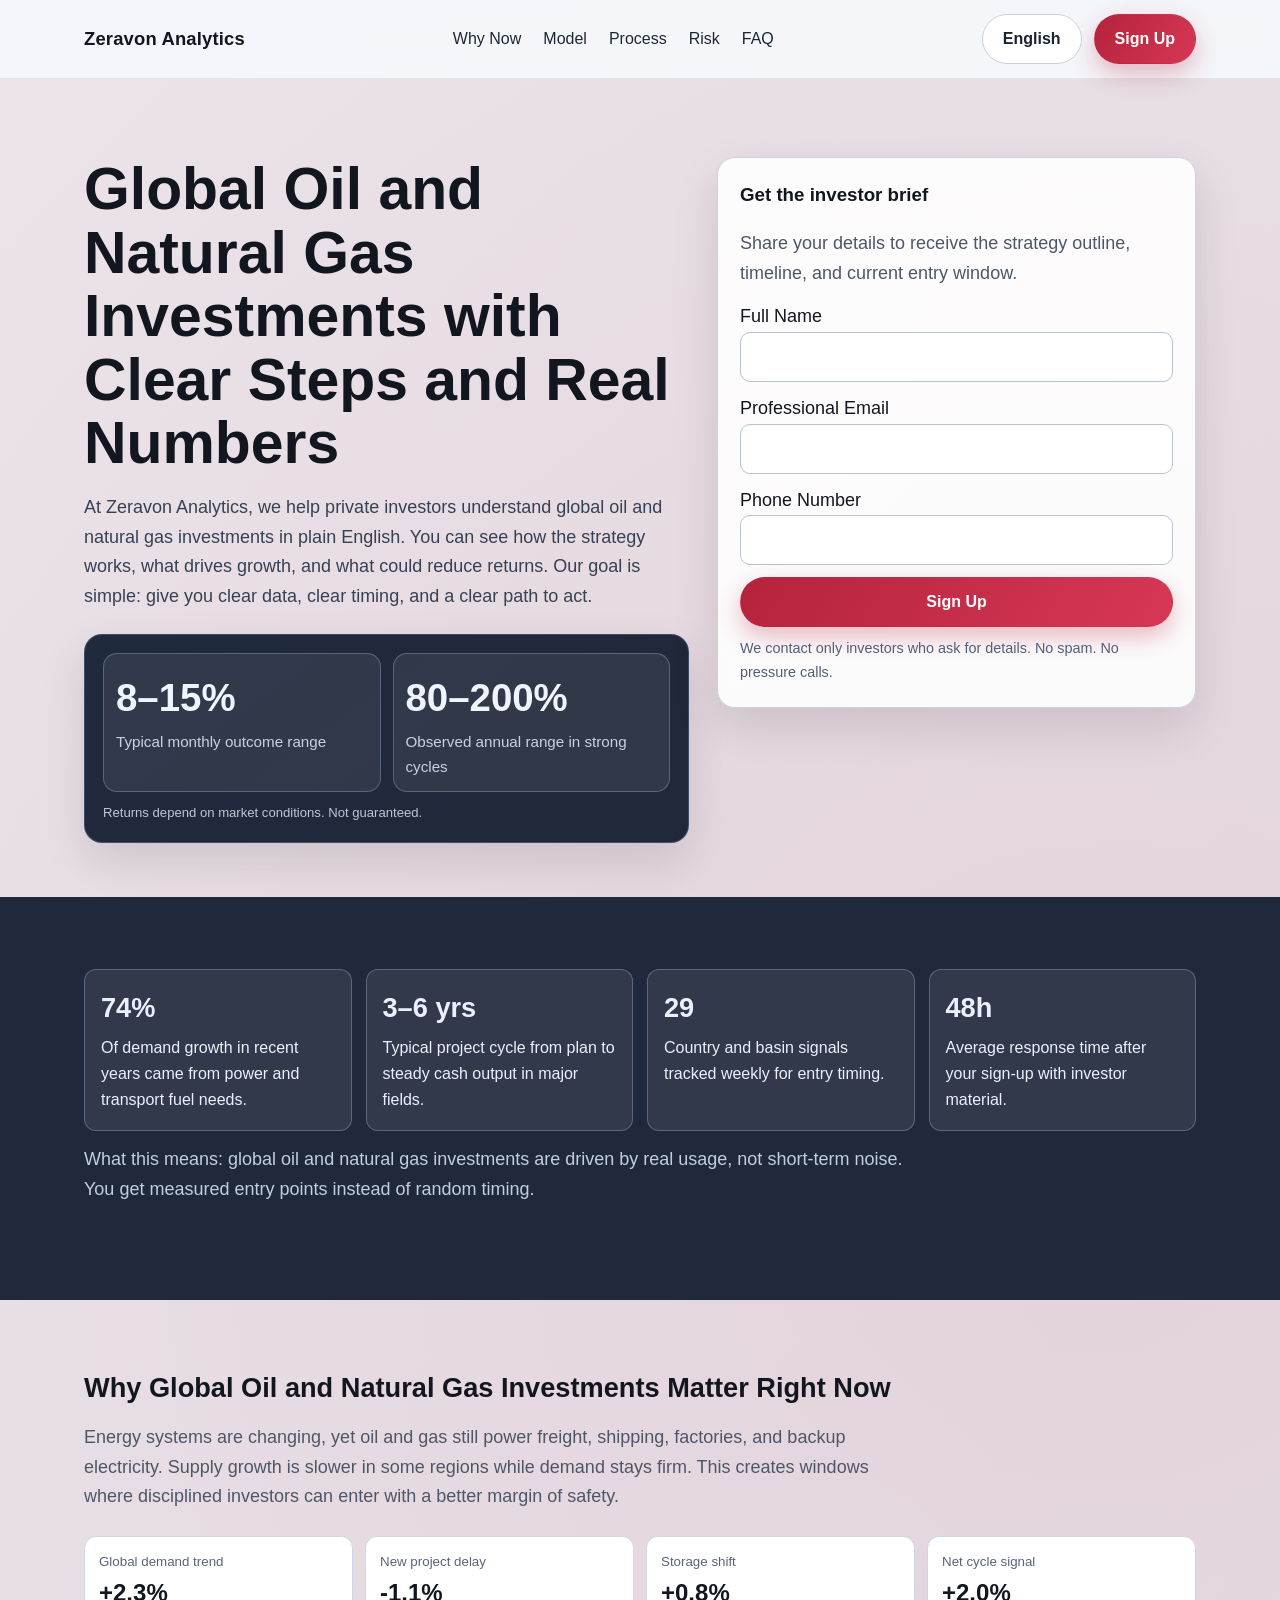
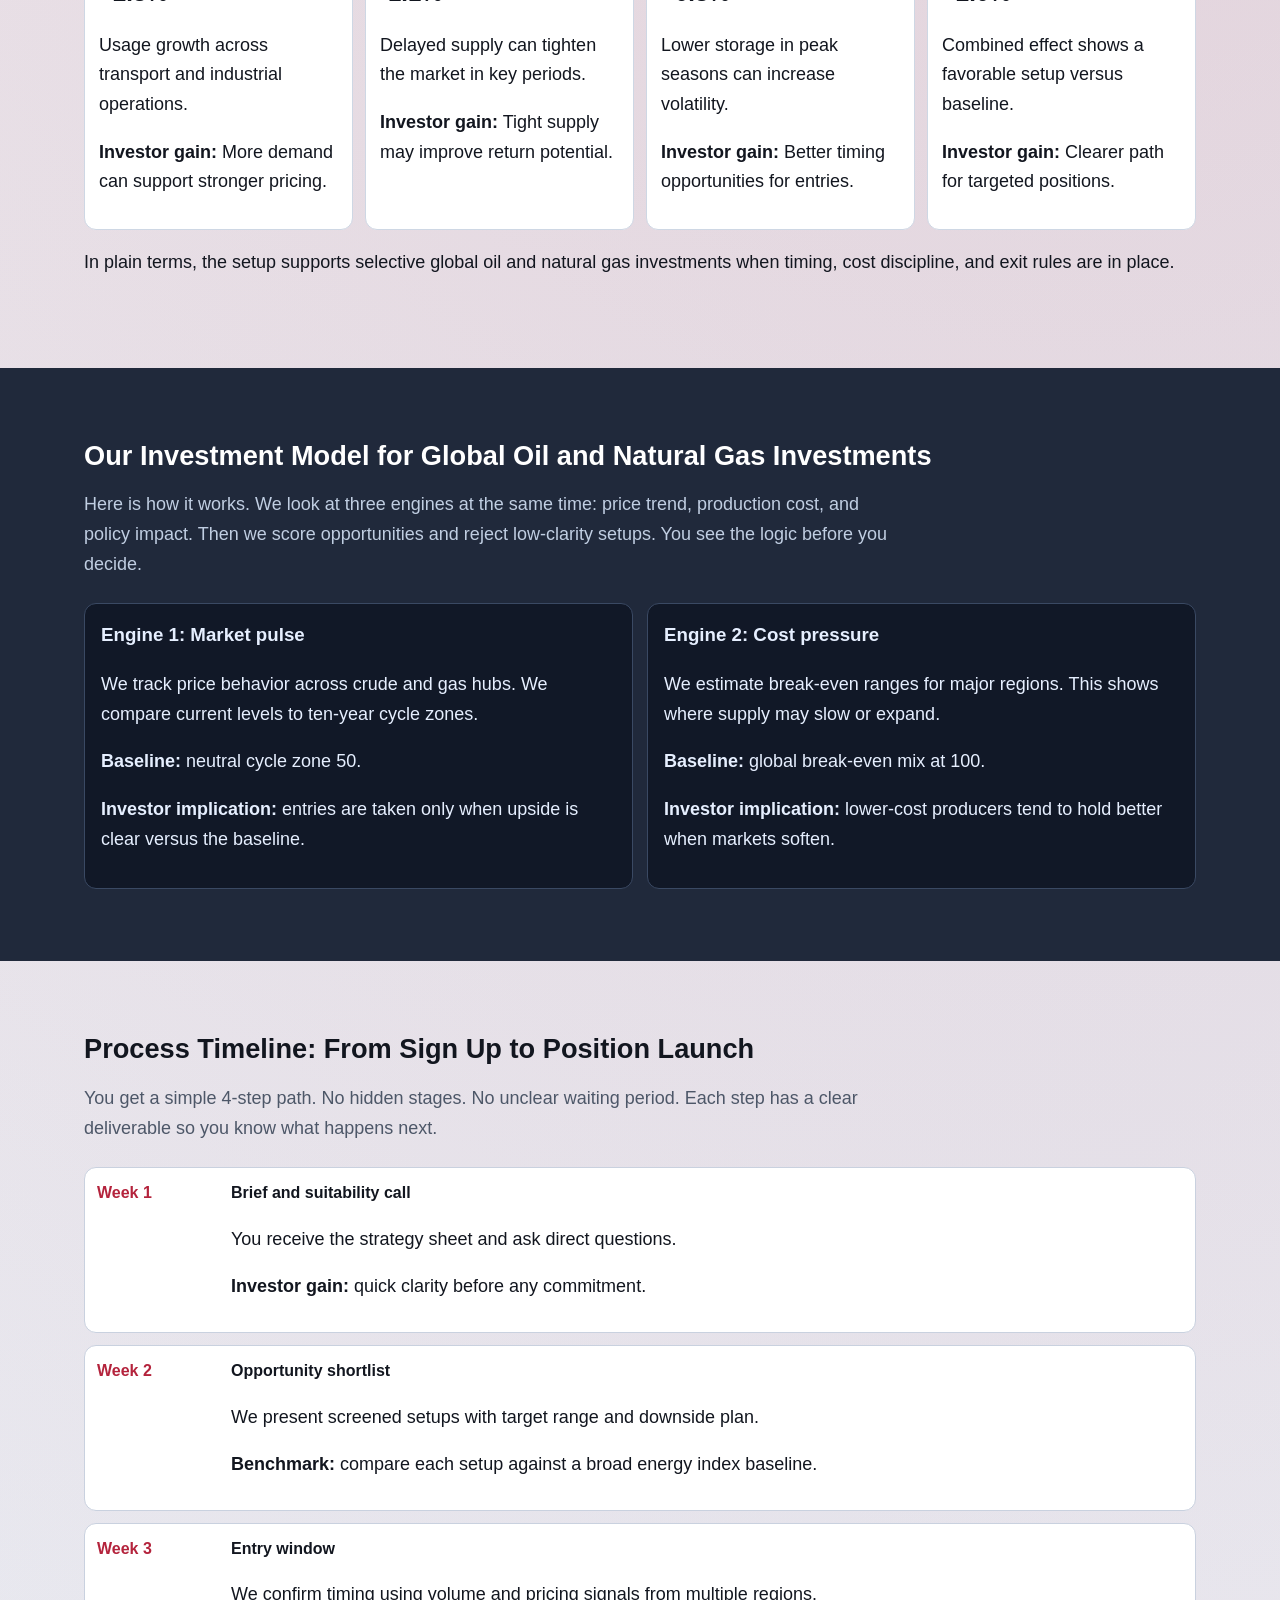
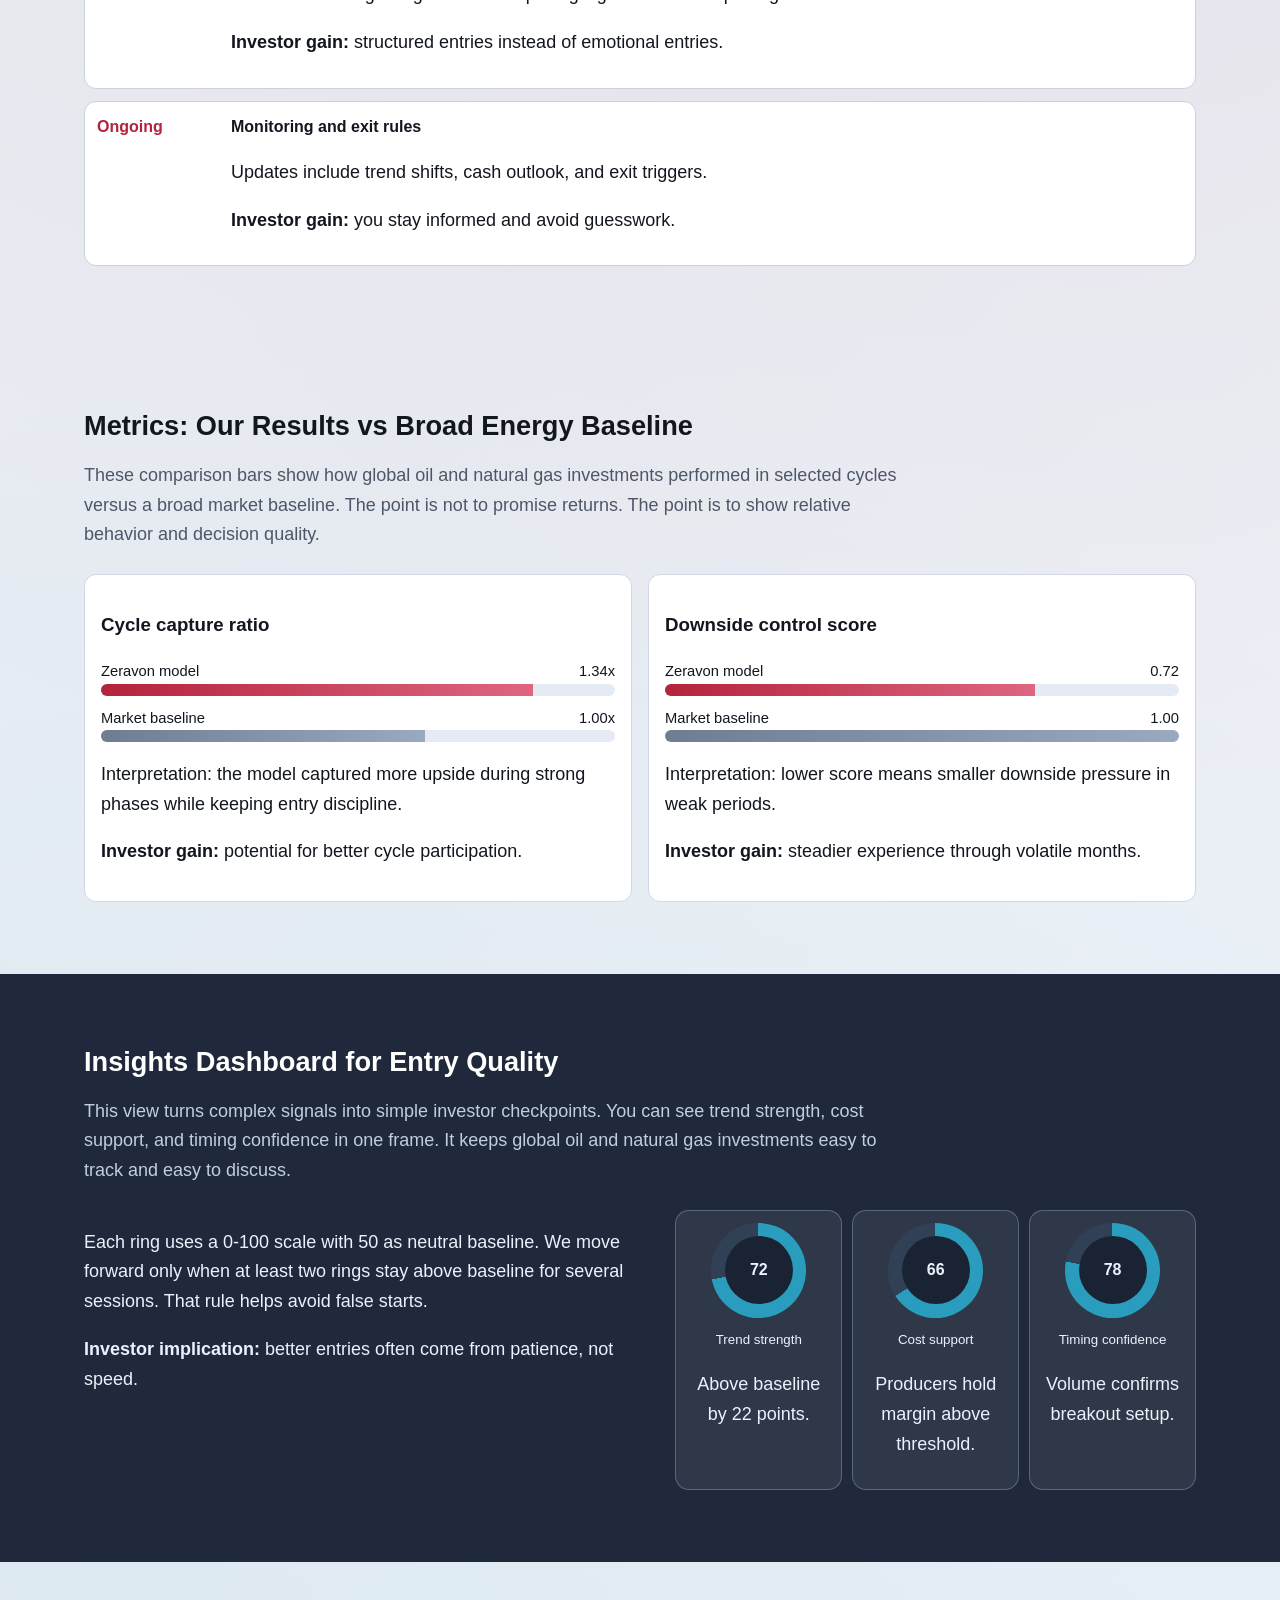
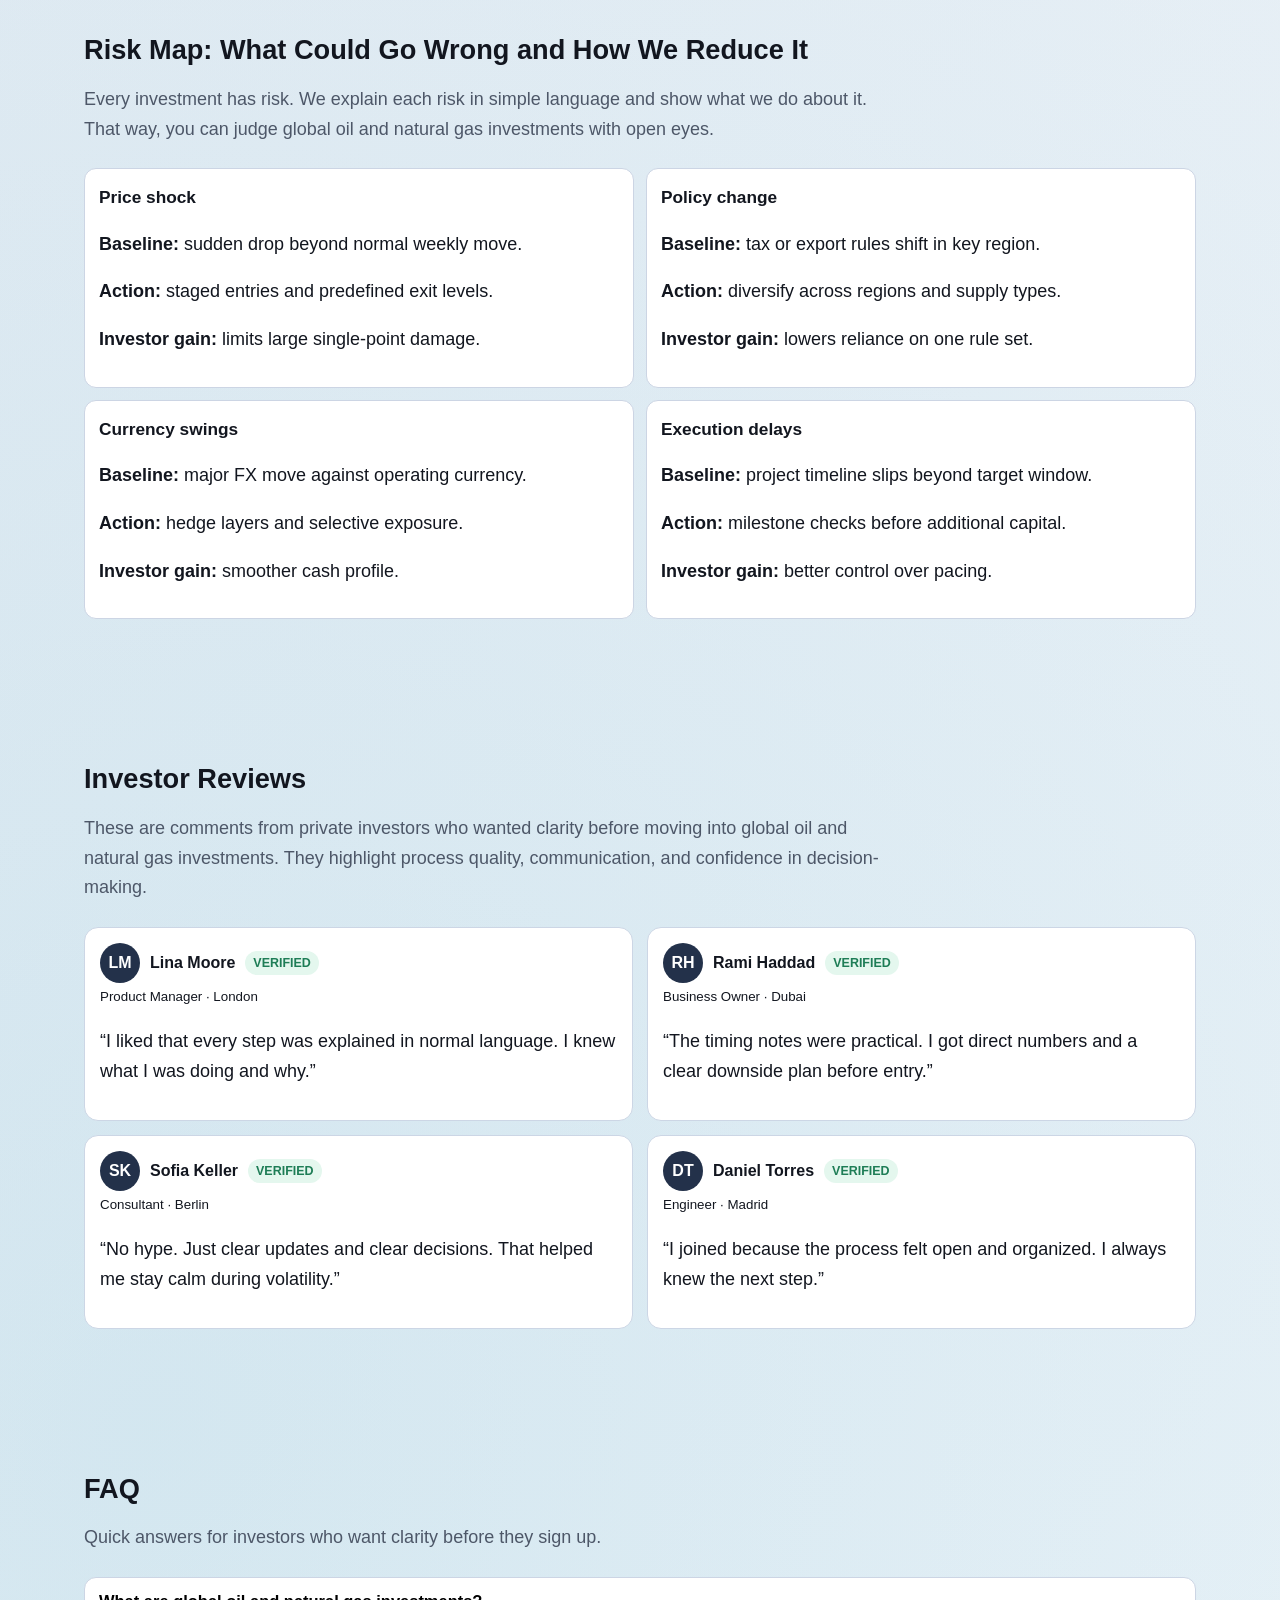
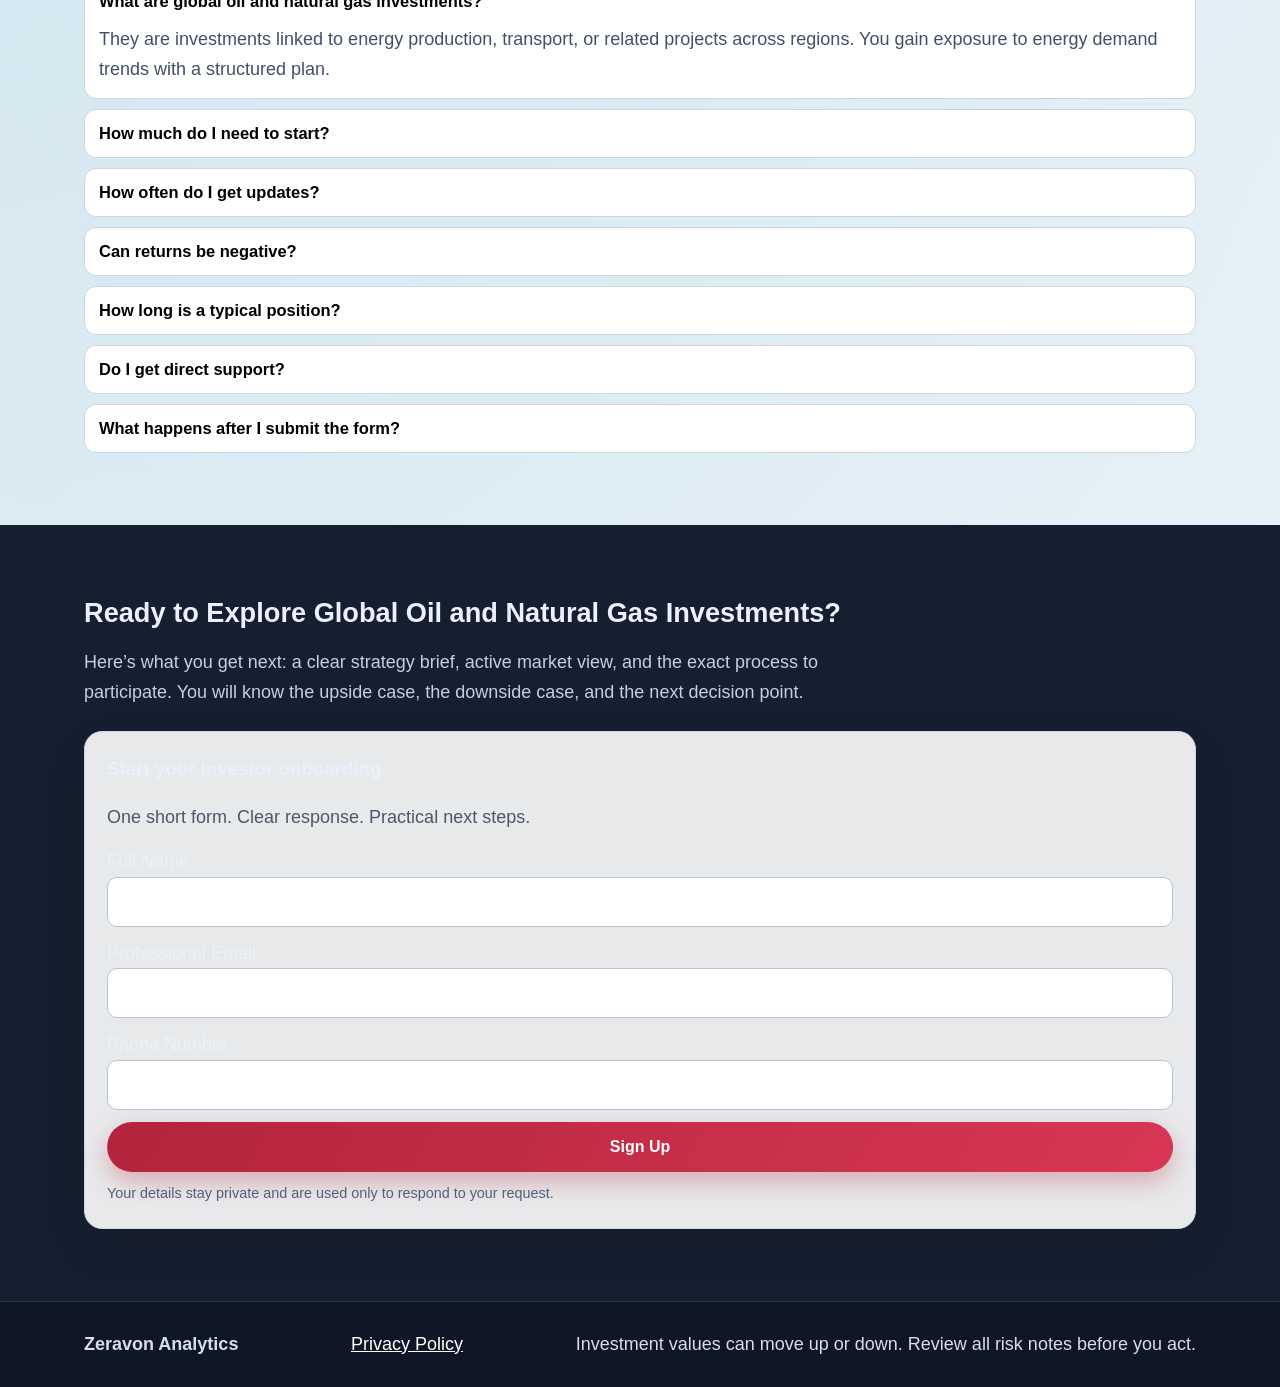
<file: index.html>
<!-- DESIGN SEED: 4821 -->
<!doctype html>
<html lang="en">
<head>
  <meta charset="utf-8" />
  <meta name="viewport" content="width=device-width,initial-scale=1" />
  <title>Zeravon Analytics | Global Oil and Natural Gas Investments</title>
  <meta name="description" content="Explore global oil and natural gas investments with a clear process, transparent metrics, and a premium investor experience." />
  <link rel="canonical" href="https://zeravonanalytics.com/" />
  <link rel="alternate" hreflang="en" href="https://zeravonanalytics.com/" />
  <link rel="alternate" hreflang="de" href="https://zeravonanalytics.com/de/index.html" />
  <link rel="alternate" hreflang="fr" href="https://zeravonanalytics.com/fr/index.html" />
  <link rel="alternate" hreflang="es" href="https://zeravonanalytics.com/es/index.html" />
  <link rel="alternate" hreflang="it" href="https://zeravonanalytics.com/it/index.html" />
  <link rel="alternate" hreflang="tr" href="https://zeravonanalytics.com/tr/index.html" />
  <link rel="alternate" hreflang="pt" href="https://zeravonanalytics.com/pt/index.html" />
  <link rel="alternate" hreflang="ja" href="https://zeravonanalytics.com/jp/index.html" />
  <link rel="alternate" hreflang="sk" href="https://zeravonanalytics.com/sk/index.html" />
  <link rel="alternate" hreflang="nl-BE" href="https://zeravonanalytics.com/be/index.html" />
  <meta property="og:title" content="Zeravon Analytics | Global Oil and Natural Gas Investments" />
  <meta property="og:description" content="Explore global oil and natural gas investments with a clear process, transparent metrics, and a premium investor experience." />
  <meta property="og:type" content="website" />
  <meta property="og:url" content="https://zeravonanalytics.com/" />
  <meta name="twitter:card" content="summary_large_image" />
  <meta name="twitter:title" content="Zeravon Analytics | Global Oil and Natural Gas Investments" />
  <meta name="twitter:description" content="Explore global oil and natural gas investments with a clear process, transparent metrics, and a premium investor experience." />
  <link rel="stylesheet" href="assets/style.css" />
  <script defer src="assets/app.js"></script>
</head>
<body>
<header class="site-header">
  <div class="container header-inner">
    <a class="brand" href="index.html">Zeravon Analytics</a>
    <nav class="nav-links desktop-nav" aria-label="Primary">
      <a href="#why">Why Now</a><a href="#model">Model</a><a href="#process">Process</a><a href="#risk">Risk</a><a href="#faq">FAQ</a>
    </nav>
    <div class="header-right desktop-right">
      <div class="lang-switch" data-lang-switch>
        <button class="lang-pill" aria-label="Open language menu">English</button>
        <div class="lang-menu">
<a href="index.html"><span class="flag"><svg viewBox='0 0 24 24' aria-hidden='true'><rect width='24' height='24' fill='#1f3f8f'/><path d='M0 0l24 24M24 0L0 24' stroke='#fff' stroke-width='4'/><path d='M0 0l24 24M24 0L0 24' stroke='#d21f3c' stroke-width='2'/><path d='M12 0v24M0 12h24' stroke='#fff' stroke-width='6'/><path d='M12 0v24M0 12h24' stroke='#d21f3c' stroke-width='3'/></svg></span>English</a>
<a href="de/index.html"><span class="flag"><svg viewBox='0 0 24 24'><rect width='24' height='8' fill='#111'/><rect y='8' width='24' height='8' fill='#c62828'/><rect y='16' width='24' height='8' fill='#f2c94c'/></svg></span>Deutsch</a>
<a href="fr/index.html"><span class="flag"><svg viewBox='0 0 24 24'><rect width='8' height='24' fill='#244aa5'/><rect x='8' width='8' height='24' fill='#fff'/><rect x='16' width='8' height='24' fill='#d33a4a'/></svg></span>Français</a>
<a href="es/index.html"><span class="flag"><svg viewBox='0 0 24 24'><rect width='24' height='6' fill='#c62828'/><rect y='6' width='24' height='12' fill='#f2c94c'/><rect y='18' width='24' height='6' fill='#c62828'/></svg></span>Español</a>
<a href="it/index.html"><span class="flag"><svg viewBox='0 0 24 24'><rect width='8' height='24' fill='#2e8b57'/><rect x='8' width='8' height='24' fill='#fff'/><rect x='16' width='8' height='24' fill='#d13f4f'/></svg></span>Italiano</a>
<a href="tr/index.html"><span class="flag"><svg viewBox='0 0 24 24'><rect width='24' height='24' fill='#c62828'/><circle cx='10' cy='12' r='5' fill='#fff'/><circle cx='12' cy='12' r='4' fill='#c62828'/><polygon points='16,12 19,10.5 19,13.5' fill='#fff'/></svg></span>Türkçe</a>
<a href="pt/index.html"><span class="flag"><svg viewBox='0 0 24 24'><rect width='10' height='24' fill='#1e7d56'/><rect x='10' width='14' height='24' fill='#d04040'/><circle cx='10' cy='12' r='3' fill='#f2c94c'/></svg></span>Português</a>
<a href="jp/index.html"><span class="flag"><svg viewBox='0 0 24 24'><rect width='24' height='24' fill='#fff'/><circle cx='12' cy='12' r='6' fill='#c62828'/></svg></span>日本語</a>
<a href="sk/index.html"><span class="flag"><svg viewBox='0 0 24 24'><rect width='24' height='8' fill='#fff'/><rect y='8' width='24' height='8' fill='#2f68c4'/><rect y='16' width='24' height='8' fill='#d13f4f'/></svg></span>Slovenčina</a>
<a href="be/index.html"><span class="flag"><svg viewBox='0 0 24 24'><rect width='8' height='24' fill='#111'/><rect x='8' width='8' height='24' fill='#f2c94c'/><rect x='16' width='8' height='24' fill='#d13f4f'/></svg></span>Belgium</a>
</div>
      </div>
      <a class="btn btn-primary" href="#lead-final">Sign Up</a>
    </div>
    <button class="icon-btn burger" data-open-drawer aria-label="Open menu">☰</button>
  </div>
</header>

<div class="drawer" data-drawer>
  <div class="drawer-backdrop" data-close-drawer></div>
  <aside class="drawer-panel" aria-label="Mobile menu">
    <div class="drawer-top"><strong>Menu</strong><button class="icon-btn" data-close-drawer aria-label="Close menu">✕</button></div>
    <nav class="drawer-nav"><a href="#why">Why Now</a><a href="#model">Model</a><a href="#process">Process</a><a href="#risk">Risk</a><a href="#faq">FAQ</a></nav>
    <div class="lang-switch" data-lang-switch>
      <button class="lang-pill" aria-label="Open language menu">English</button>
      <div class="lang-menu">
<a href="index.html"><span class="flag"><svg viewBox='0 0 24 24' aria-hidden='true'><rect width='24' height='24' fill='#1f3f8f'/><path d='M0 0l24 24M24 0L0 24' stroke='#fff' stroke-width='4'/><path d='M0 0l24 24M24 0L0 24' stroke='#d21f3c' stroke-width='2'/><path d='M12 0v24M0 12h24' stroke='#fff' stroke-width='6'/><path d='M12 0v24M0 12h24' stroke='#d21f3c' stroke-width='3'/></svg></span>English</a>
<a href="de/index.html"><span class="flag"><svg viewBox='0 0 24 24'><rect width='24' height='8' fill='#111'/><rect y='8' width='24' height='8' fill='#c62828'/><rect y='16' width='24' height='8' fill='#f2c94c'/></svg></span>Deutsch</a>
<a href="fr/index.html"><span class="flag"><svg viewBox='0 0 24 24'><rect width='8' height='24' fill='#244aa5'/><rect x='8' width='8' height='24' fill='#fff'/><rect x='16' width='8' height='24' fill='#d33a4a'/></svg></span>Français</a>
<a href="es/index.html"><span class="flag"><svg viewBox='0 0 24 24'><rect width='24' height='6' fill='#c62828'/><rect y='6' width='24' height='12' fill='#f2c94c'/><rect y='18' width='24' height='6' fill='#c62828'/></svg></span>Español</a>
<a href="it/index.html"><span class="flag"><svg viewBox='0 0 24 24'><rect width='8' height='24' fill='#2e8b57'/><rect x='8' width='8' height='24' fill='#fff'/><rect x='16' width='8' height='24' fill='#d13f4f'/></svg></span>Italiano</a>
<a href="tr/index.html"><span class="flag"><svg viewBox='0 0 24 24'><rect width='24' height='24' fill='#c62828'/><circle cx='10' cy='12' r='5' fill='#fff'/><circle cx='12' cy='12' r='4' fill='#c62828'/><polygon points='16,12 19,10.5 19,13.5' fill='#fff'/></svg></span>Türkçe</a>
<a href="pt/index.html"><span class="flag"><svg viewBox='0 0 24 24'><rect width='10' height='24' fill='#1e7d56'/><rect x='10' width='14' height='24' fill='#d04040'/><circle cx='10' cy='12' r='3' fill='#f2c94c'/></svg></span>Português</a>
<a href="jp/index.html"><span class="flag"><svg viewBox='0 0 24 24'><rect width='24' height='24' fill='#fff'/><circle cx='12' cy='12' r='6' fill='#c62828'/></svg></span>日本語</a>
<a href="sk/index.html"><span class="flag"><svg viewBox='0 0 24 24'><rect width='24' height='8' fill='#fff'/><rect y='8' width='24' height='8' fill='#2f68c4'/><rect y='16' width='24' height='8' fill='#d13f4f'/></svg></span>Slovenčina</a>
<a href="be/index.html"><span class="flag"><svg viewBox='0 0 24 24'><rect width='8' height='24' fill='#111'/><rect x='8' width='8' height='24' fill='#f2c94c'/><rect x='16' width='8' height='24' fill='#d13f4f'/></svg></span>Belgium</a>
</div>
    </div>
    <p style="margin-top:16px"><a class="btn btn-primary" href="#lead-final">Sign Up</a></p>
  </aside>
</div>

<main>
<section class="hero section">
  <div class="container hero-wrap">
    <div class="hero-copy reveal">
      <h1>Global Oil and Natural Gas Investments with Clear Steps and Real Numbers</h1>
      <p>At Zeravon Analytics, we help private investors understand global oil and natural gas investments in plain English. You can see how the strategy works, what drives growth, and what could reduce returns. Our goal is simple: give you clear data, clear timing, and a clear path to act.</p>
      <div class="performance-panel" aria-label="Performance range">
        <div class="performance-grid">
          <div class="metric-tile"><div class="metric-value">8–15%</div><div class="metric-label">Typical monthly outcome range</div></div>
          <div class="metric-tile"><div class="metric-value">80–200%</div><div class="metric-label">Observed annual range in strong cycles</div></div>
        </div>
        <div class="micro-note">Returns depend on market conditions. Not guaranteed.</div>
      </div>
    </div>
    <div class="form-card reveal" id="lead-top">
      <h3>Get the investor brief</h3>
      <p class="promise">Share your details to receive the strategy outline, timeline, and current entry window.</p>
      <form class="stack">
        <label>Full Name<input type="text" name="name" required /></label>
        <label>Professional Email<input type="email" name="email" required /></label>
        <label>Phone Number<input type="tel" name="phone" required /></label>
        <button class="btn btn-primary" type="submit">Sign Up</button>
      </form>
      <div class="trust">We contact only investors who ask for details. No spam. No pressure calls.</div>
    </div>
  </div>
</section>

<section class="section slate"><div class="container reveal"><div class="kpi-strip">
<div class="kpi"><strong>74%</strong>Of demand growth in recent years came from power and transport fuel needs.</div>
<div class="kpi"><strong>3–6 yrs</strong>Typical project cycle from plan to steady cash output in major fields.</div>
<div class="kpi"><strong>29</strong>Country and basin signals tracked weekly for entry timing.</div>
<div class="kpi"><strong>48h</strong>Average response time after your sign-up with investor material.</div>
</div><p class="section-intro" style="margin-top:14px">What this means: global oil and natural gas investments are driven by real usage, not short-term noise. You get measured entry points instead of random timing.</p></div></section>

<section class="section" id="why"><div class="container reveal">
<h2>Why Global Oil and Natural Gas Investments Matter Right Now</h2>
<p class="section-intro">Energy systems are changing, yet oil and gas still power freight, shipping, factories, and backup electricity. Supply growth is slower in some regions while demand stays firm. This creates windows where disciplined investors can enter with a better margin of safety.</p>
<div class="waterfall">
<div class="water-step"><small>Global demand trend</small><div class="delta">+2.3%</div><p>Usage growth across transport and industrial operations.</p><p><strong>Investor gain:</strong> More demand can support stronger pricing.</p></div>
<div class="water-step"><small>New project delay</small><div class="delta">-1.1%</div><p>Delayed supply can tighten the market in key periods.</p><p><strong>Investor gain:</strong> Tight supply may improve return potential.</p></div>
<div class="water-step"><small>Storage shift</small><div class="delta">+0.8%</div><p>Lower storage in peak seasons can increase volatility.</p><p><strong>Investor gain:</strong> Better timing opportunities for entries.</p></div>
<div class="water-step"><small>Net cycle signal</small><div class="delta">+2.0%</div><p>Combined effect shows a favorable setup versus baseline.</p><p><strong>Investor gain:</strong> Clearer path for targeted positions.</p></div>
</div>
<p>In plain terms, the setup supports selective global oil and natural gas investments when timing, cost discipline, and exit rules are in place.</p>
</div></section>

<section class="section slate" id="model"><div class="container reveal">
<h2>Our Investment Model for Global Oil and Natural Gas Investments</h2>
<p class="section-intro">Here is how it works. We look at three engines at the same time: price trend, production cost, and policy impact. Then we score opportunities and reject low-clarity setups. You see the logic before you decide.</p>
<div class="model-grid">
<div class="model-card"><h3>Engine 1: Market pulse</h3><p>We track price behavior across crude and gas hubs. We compare current levels to ten-year cycle zones.</p><p><strong>Baseline:</strong> neutral cycle zone 50.</p><p><strong>Investor implication:</strong> entries are taken only when upside is clear versus the baseline.</p></div>
<div class="model-card"><h3>Engine 2: Cost pressure</h3><p>We estimate break-even ranges for major regions. This shows where supply may slow or expand.</p><p><strong>Baseline:</strong> global break-even mix at 100.</p><p><strong>Investor implication:</strong> lower-cost producers tend to hold better when markets soften.</p></div>
</div>
</div></section>

<section class="section" id="process"><div class="container reveal">
<h2>Process Timeline: From Sign Up to Position Launch</h2>
<p class="section-intro">You get a simple 4-step path. No hidden stages. No unclear waiting period. Each step has a clear deliverable so you know what happens next.</p>
<div class="timeline">
<div class="time-item"><b>Week 1</b><div><strong>Brief and suitability call</strong><p>You receive the strategy sheet and ask direct questions.</p><p><strong>Investor gain:</strong> quick clarity before any commitment.</p></div></div>
<div class="time-item"><b>Week 2</b><div><strong>Opportunity shortlist</strong><p>We present screened setups with target range and downside plan.</p><p><strong>Benchmark:</strong> compare each setup against a broad energy index baseline.</p></div></div>
<div class="time-item"><b>Week 3</b><div><strong>Entry window</strong><p>We confirm timing using volume and pricing signals from multiple regions.</p><p><strong>Investor gain:</strong> structured entries instead of emotional entries.</p></div></div>
<div class="time-item"><b>Ongoing</b><div><strong>Monitoring and exit rules</strong><p>Updates include trend shifts, cash outlook, and exit triggers.</p><p><strong>Investor gain:</strong> you stay informed and avoid guesswork.</p></div></div>
</div>
</div></section>

<section class="section"><div class="container reveal">
<h2>Metrics: Our Results vs Broad Energy Baseline</h2>
<p class="section-intro">These comparison bars show how global oil and natural gas investments performed in selected cycles versus a broad market baseline. The point is not to promise returns. The point is to show relative behavior and decision quality.</p>
<div class="compare-grid">
<div class="compare-card"><h3>Cycle capture ratio</h3><div class="bar-row"><div class="bar-label"><span>Zeravon model</span><span>1.34x</span></div><div class="dual-bar"><span class="us" style="width:84%"></span></div></div><div class="bar-row"><div class="bar-label"><span>Market baseline</span><span>1.00x</span></div><div class="dual-bar"><span class="market" style="width:63%"></span></div></div><p>Interpretation: the model captured more upside during strong phases while keeping entry discipline.</p><p><strong>Investor gain:</strong> potential for better cycle participation.</p></div>
<div class="compare-card"><h3>Downside control score</h3><div class="bar-row"><div class="bar-label"><span>Zeravon model</span><span>0.72</span></div><div class="dual-bar"><span class="us" style="width:72%"></span></div></div><div class="bar-row"><div class="bar-label"><span>Market baseline</span><span>1.00</span></div><div class="dual-bar"><span class="market" style="width:100%"></span></div></div><p>Interpretation: lower score means smaller downside pressure in weak periods.</p><p><strong>Investor gain:</strong> steadier experience through volatile months.</p></div>
</div></div></section>

<section class="section slate" id="insights"><div class="container reveal">
<h2>Insights Dashboard for Entry Quality</h2>
<p class="section-intro">This view turns complex signals into simple investor checkpoints. You can see trend strength, cost support, and timing confidence in one frame. It keeps global oil and natural gas investments easy to track and easy to discuss.</p>
<div class="insight-layout">
<div><p>Each ring uses a 0-100 scale with 50 as neutral baseline. We move forward only when at least two rings stay above baseline for several sessions. That rule helps avoid false starts.</p><p><strong>Investor implication:</strong> better entries often come from patience, not speed.</p></div>
<div class="ring-wrap">
<div class="ring-card"><div class="ring" style="--val:72%" data-label="72"></div><small>Trend strength</small><p>Above baseline by 22 points.</p></div>
<div class="ring-card"><div class="ring" style="--val:66%" data-label="66"></div><small>Cost support</small><p>Producers hold margin above threshold.</p></div>
<div class="ring-card"><div class="ring" style="--val:78%" data-label="78"></div><small>Timing confidence</small><p>Volume confirms breakout setup.</p></div>
</div>
</div></div></section>

<section class="section" id="risk"><div class="container reveal">
<h2>Risk Map: What Could Go Wrong and How We Reduce It</h2>
<p class="section-intro">Every investment has risk. We explain each risk in simple language and show what we do about it. That way, you can judge global oil and natural gas investments with open eyes.</p>
<div class="risk-matrix">
<div class="risk-cell"><h3>Price shock</h3><p><strong>Baseline:</strong> sudden drop beyond normal weekly move.</p><p><strong>Action:</strong> staged entries and predefined exit levels.</p><p><strong>Investor gain:</strong> limits large single-point damage.</p></div>
<div class="risk-cell"><h3>Policy change</h3><p><strong>Baseline:</strong> tax or export rules shift in key region.</p><p><strong>Action:</strong> diversify across regions and supply types.</p><p><strong>Investor gain:</strong> lowers reliance on one rule set.</p></div>
<div class="risk-cell"><h3>Currency swings</h3><p><strong>Baseline:</strong> major FX move against operating currency.</p><p><strong>Action:</strong> hedge layers and selective exposure.</p><p><strong>Investor gain:</strong> smoother cash profile.</p></div>
<div class="risk-cell"><h3>Execution delays</h3><p><strong>Baseline:</strong> project timeline slips beyond target window.</p><p><strong>Action:</strong> milestone checks before additional capital.</p><p><strong>Investor gain:</strong> better control over pacing.</p></div>
</div></div></section>

<section class="section" id="reviews"><div class="container reveal">
<h2>Investor Reviews</h2>
<p class="section-intro">These are comments from private investors who wanted clarity before moving into global oil and natural gas investments. They highlight process quality, communication, and confidence in decision-making.</p>
<div class="reviews-grid">
<article class="review"><div class="review-head"><div class="avatar">LM</div><strong>Lina Moore</strong><span class="verified">VERIFIED</span></div><small>Product Manager · London</small><p>“I liked that every step was explained in normal language. I knew what I was doing and why.”</p></article>
<article class="review"><div class="review-head"><div class="avatar">RH</div><strong>Rami Haddad</strong><span class="verified">VERIFIED</span></div><small>Business Owner · Dubai</small><p>“The timing notes were practical. I got direct numbers and a clear downside plan before entry.”</p></article>
<article class="review"><div class="review-head"><div class="avatar">SK</div><strong>Sofia Keller</strong><span class="verified">VERIFIED</span></div><small>Consultant · Berlin</small><p>“No hype. Just clear updates and clear decisions. That helped me stay calm during volatility.”</p></article>
<article class="review"><div class="review-head"><div class="avatar">DT</div><strong>Daniel Torres</strong><span class="verified">VERIFIED</span></div><small>Engineer · Madrid</small><p>“I joined because the process felt open and organized. I always knew the next step.”</p></article>
</div></div></section>

<section class="section" id="faq"><div class="container reveal">
<h2>FAQ</h2>
<p class="section-intro">Quick answers for investors who want clarity before they sign up.</p>
<div class="faq-list">
<div class="faq-item open"><button class="faq-q">What are global oil and natural gas investments?</button><div class="faq-a"><div class="faq-answer">They are investments linked to energy production, transport, or related projects across regions. You gain exposure to energy demand trends with a structured plan.</div></div></div>
<div class="faq-item"><button class="faq-q">How much do I need to start?</button><div class="faq-a"><div class="faq-answer">Minimum size depends on the current window. After you sign up, we share the active threshold and what it includes.</div></div></div>
<div class="faq-item"><button class="faq-q">How often do I get updates?</button><div class="faq-a"><div class="faq-answer">You receive regular updates on market signals, active positions, and any change in exit conditions.</div></div></div>
<div class="faq-item"><button class="faq-q">Can returns be negative?</button><div class="faq-a"><div class="faq-answer">Yes. Markets can move against any strategy. We use entry rules and exit levels to reduce impact, but loss is still possible.</div></div></div>
<div class="faq-item"><button class="faq-q">How long is a typical position?</button><div class="faq-a"><div class="faq-answer">Many positions run from weeks to several months, based on the cycle signal and risk limits.</div></div></div>
<div class="faq-item"><button class="faq-q">Do I get direct support?</button><div class="faq-a"><div class="faq-answer">Yes. You can ask questions during onboarding and during monitoring updates.</div></div></div>
<div class="faq-item"><button class="faq-q">What happens after I submit the form?</button><div class="faq-a"><div class="faq-answer">We review your request, send the investor brief, and schedule a short call to confirm fit and timing.</div></div></div>
</div></div></section>

<section class="section final-cta" id="lead-final"><div class="container reveal">
<h2>Ready to Explore Global Oil and Natural Gas Investments?</h2>
<p class="section-intro">Here’s what you get next: a clear strategy brief, active market view, and the exact process to participate. You will know the upside case, the downside case, and the next decision point.</p>
<div class="form-card">
  <h3>Start your investor onboarding</h3>
  <p class="promise">One short form. Clear response. Practical next steps.</p>
  <form class="stack">
    <label>Full Name<input type="text" required /></label>
    <label>Professional Email<input type="email" required /></label>
    <label>Phone Number<input type="tel" required /></label>
    <button class="btn btn-primary" type="submit">Sign Up</button>
  </form>
  <div class="trust">Your details stay private and are used only to respond to your request.</div>
</div>
</div></section>
</main>

<footer><div class="container footer-row"><strong>Zeravon Analytics</strong><a href="#privacy" data-open-modal>Privacy Policy</a><span>Investment values can move up or down. Review all risk notes before you act.</span></div></footer>

<div class="modal" data-modal>
  <div class="modal-backdrop" data-close-modal></div>
  <section class="modal-panel" role="dialog" aria-modal="true" aria-label="Privacy Policy" id="privacy">
    <div class="modal-head"><h2>Privacy Policy</h2><button class="icon-btn" data-close-modal aria-label="Close privacy policy">✕</button></div>
    <div class="modal-content">
      <p><strong>Introduction:</strong> We explain how we handle your personal information in a clear way.</p>
      <p><strong>Data collection:</strong> We collect Full Name, Professional Email, and Phone Number from the forms.</p>
      <p><strong>Legal basis:</strong> We use your data to respond to your request and provide investor information you asked for.</p>
      <p><strong>Cookies:</strong> Basic cookies may be used for site function and performance measurement.</p>
      <p><strong>Retention:</strong> We keep data only as long as needed for communication, records, and legal obligations.</p>
      <p><strong>Third-party sharing:</strong> We do not sell your data. We may share limited data with trusted service providers that support operations.</p>
      <p><strong>Security:</strong> We use access controls and secure systems to protect your information.</p>
      <p><strong>User rights:</strong> You can request access, correction, deletion, or a copy of your data.</p>
      <p><strong>International transfers:</strong> Data may be processed in other countries with suitable safeguards.</p>
      <p><strong>Industry risk disclosure:</strong> Investment information can include market volatility and uncertainty, and past outcomes do not guarantee future outcomes.</p>
      <p><strong>Contact:</strong> privacy@zeravonanalytics.com</p>
    </div>
    <div class="modal-foot"><button class="btn" data-close-modal>Close</button></div>
  </section>
</div>

<script type="application/ld+json">{"@context":"https://schema.org","@graph":[{"@type":"Organization","name":"Zeravon Analytics","url":"https://zeravonanalytics.com"},{"@type":"WebSite","name":"Zeravon Analytics","url":"https://zeravonanalytics.com"},{"@type":"FAQPage","mainEntity":[{"@type":"Question","name":"What are global oil and natural gas investments?","acceptedAnswer":{"@type":"Answer","text":"They are investments linked to energy production, transport, or related projects across regions."}},{"@type":"Question","name":"Can returns be negative?","acceptedAnswer":{"@type":"Answer","text":"Yes. Markets can move against any strategy and loss is possible."}}]},{"@type":"Review","author":{"@type":"Person","name":"Lina Moore"},"reviewBody":"Clear language and practical process from start to finish.","itemReviewed":{"@type":"Service","name":"Global oil and natural gas investment guidance"}}]}</script>
</body>
</html>
</file>
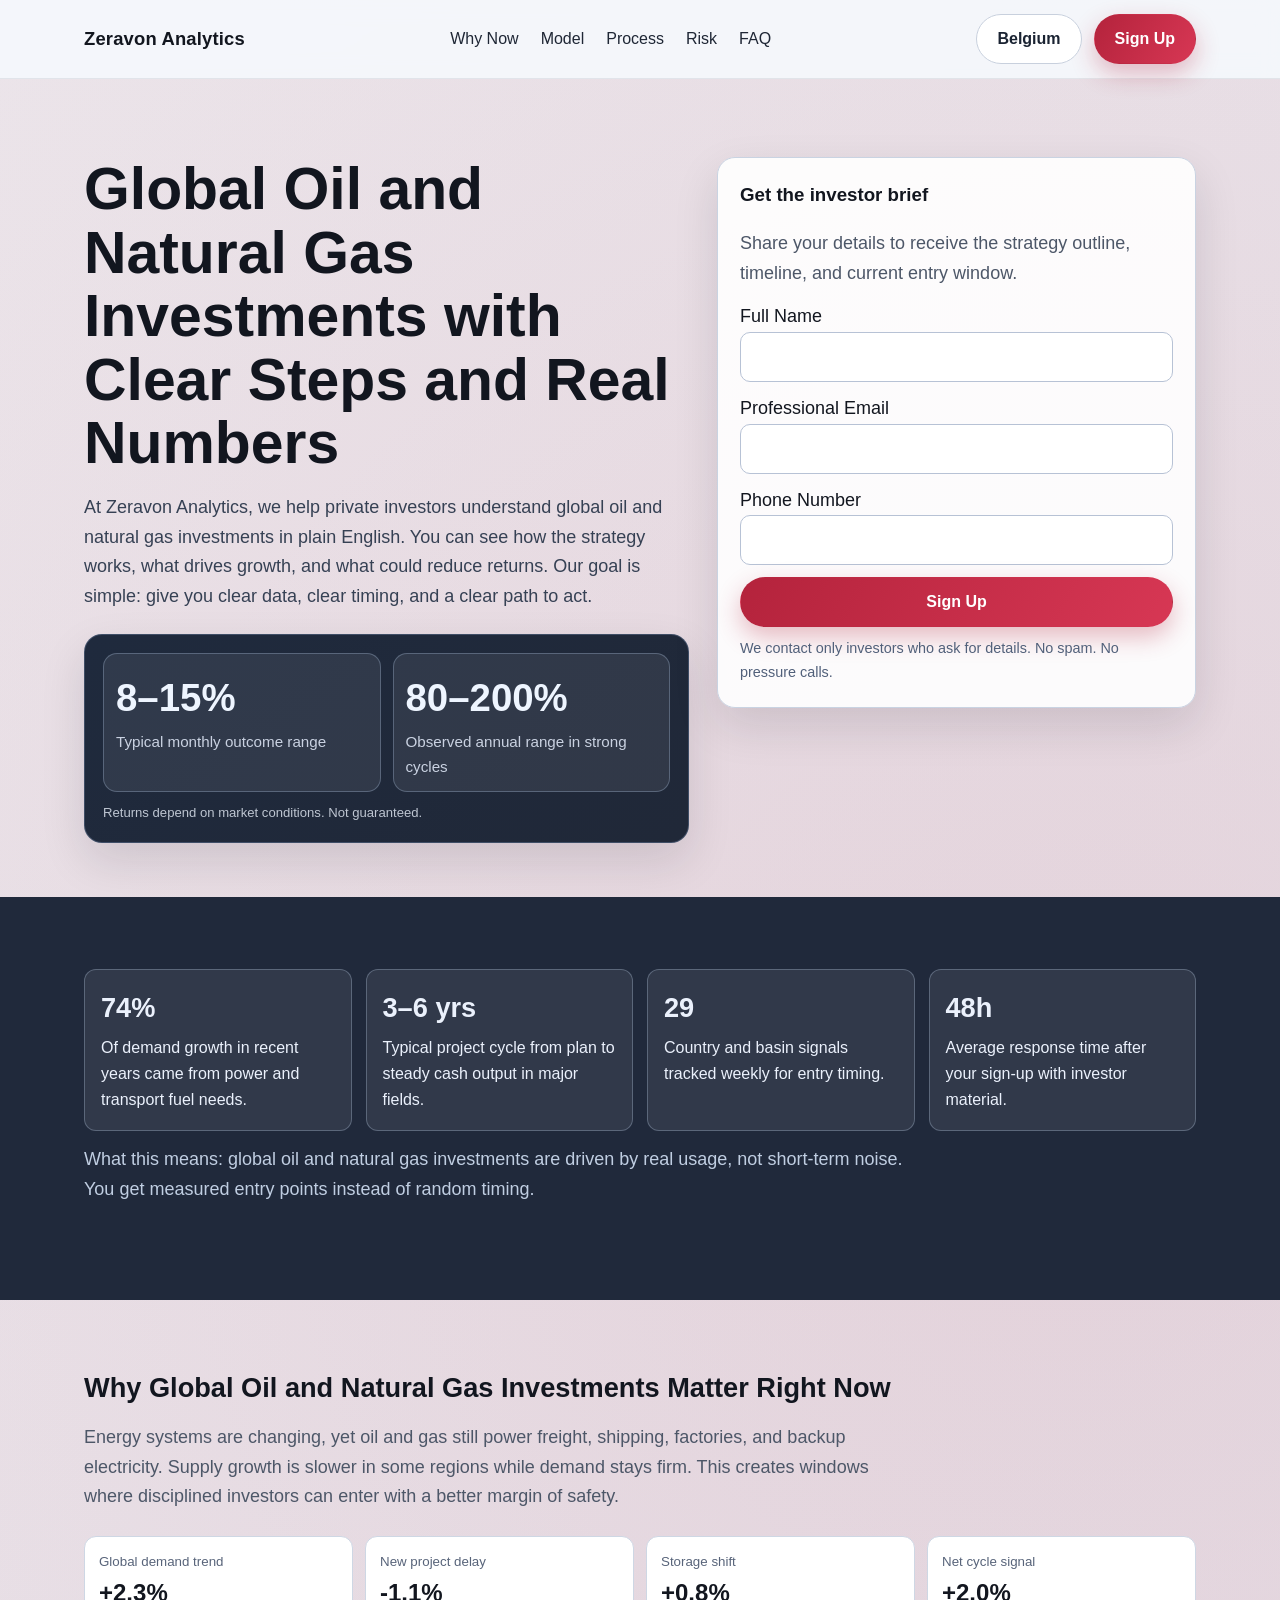
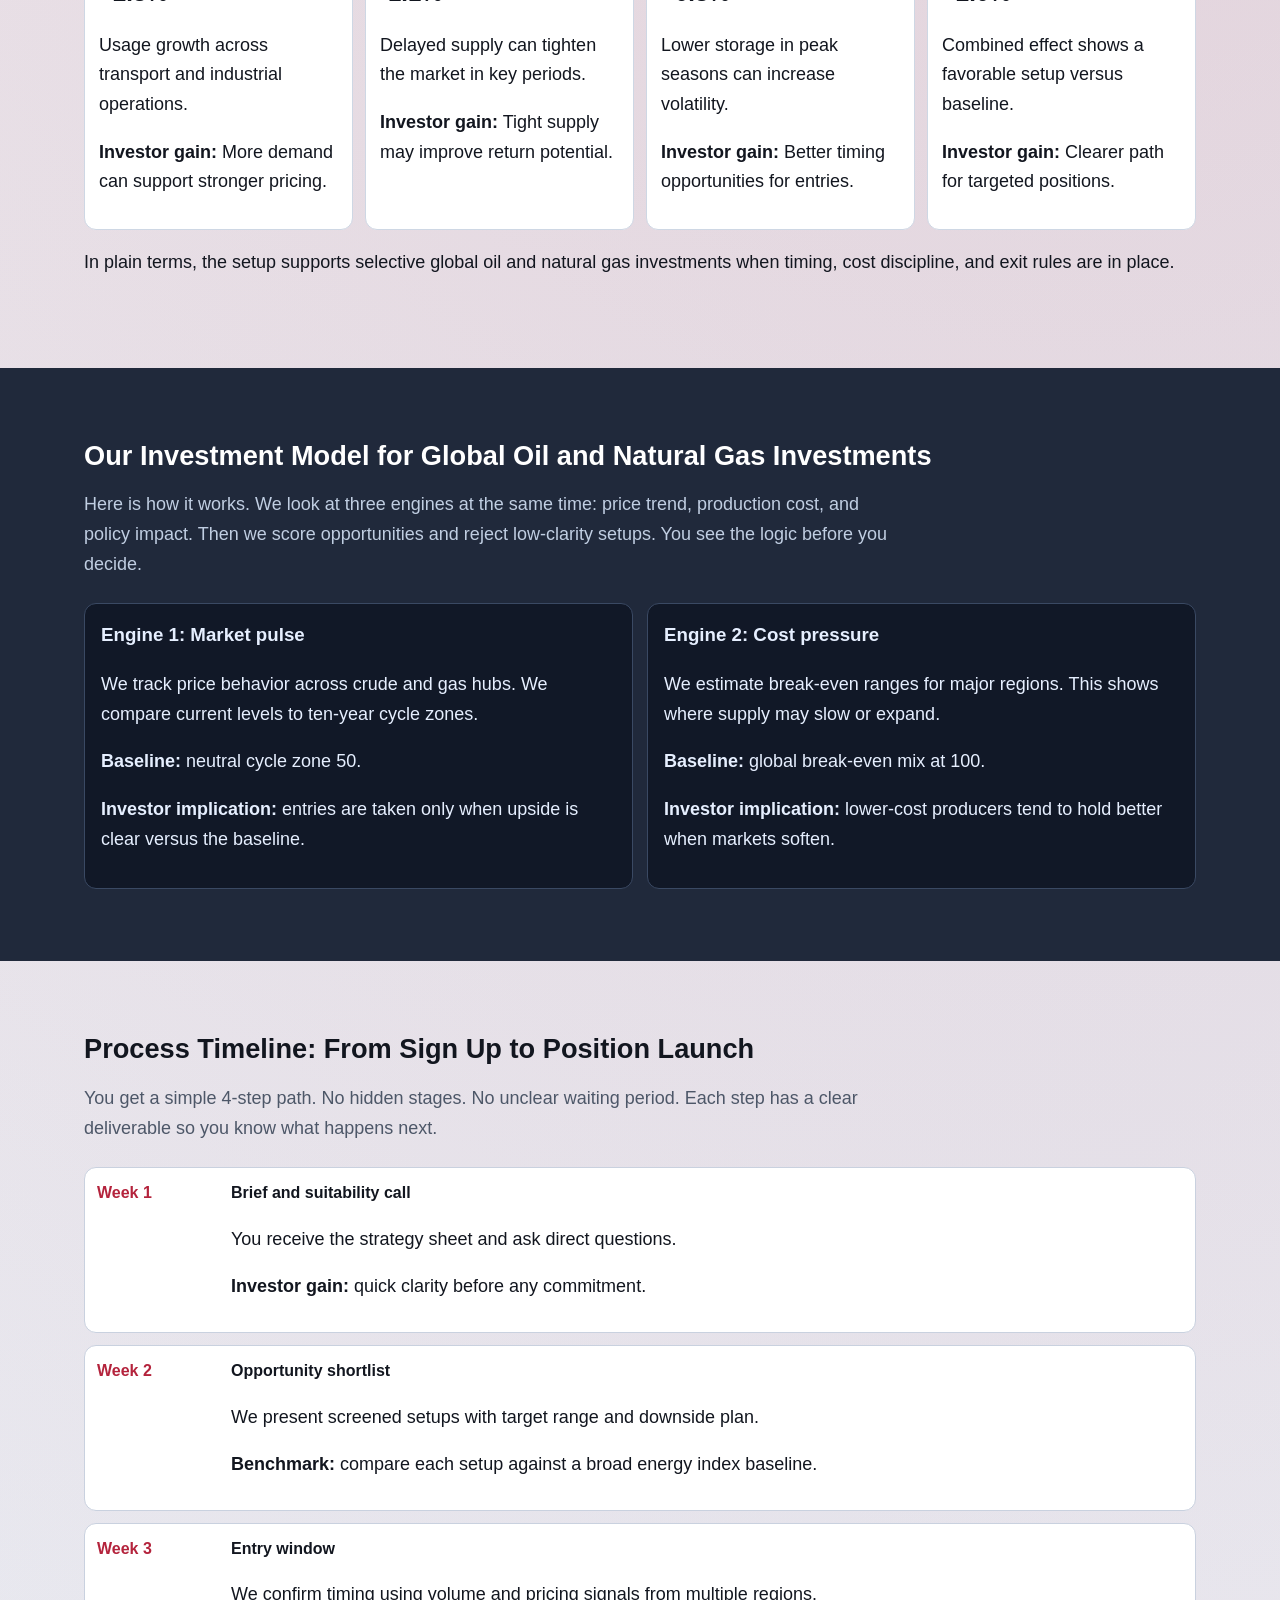
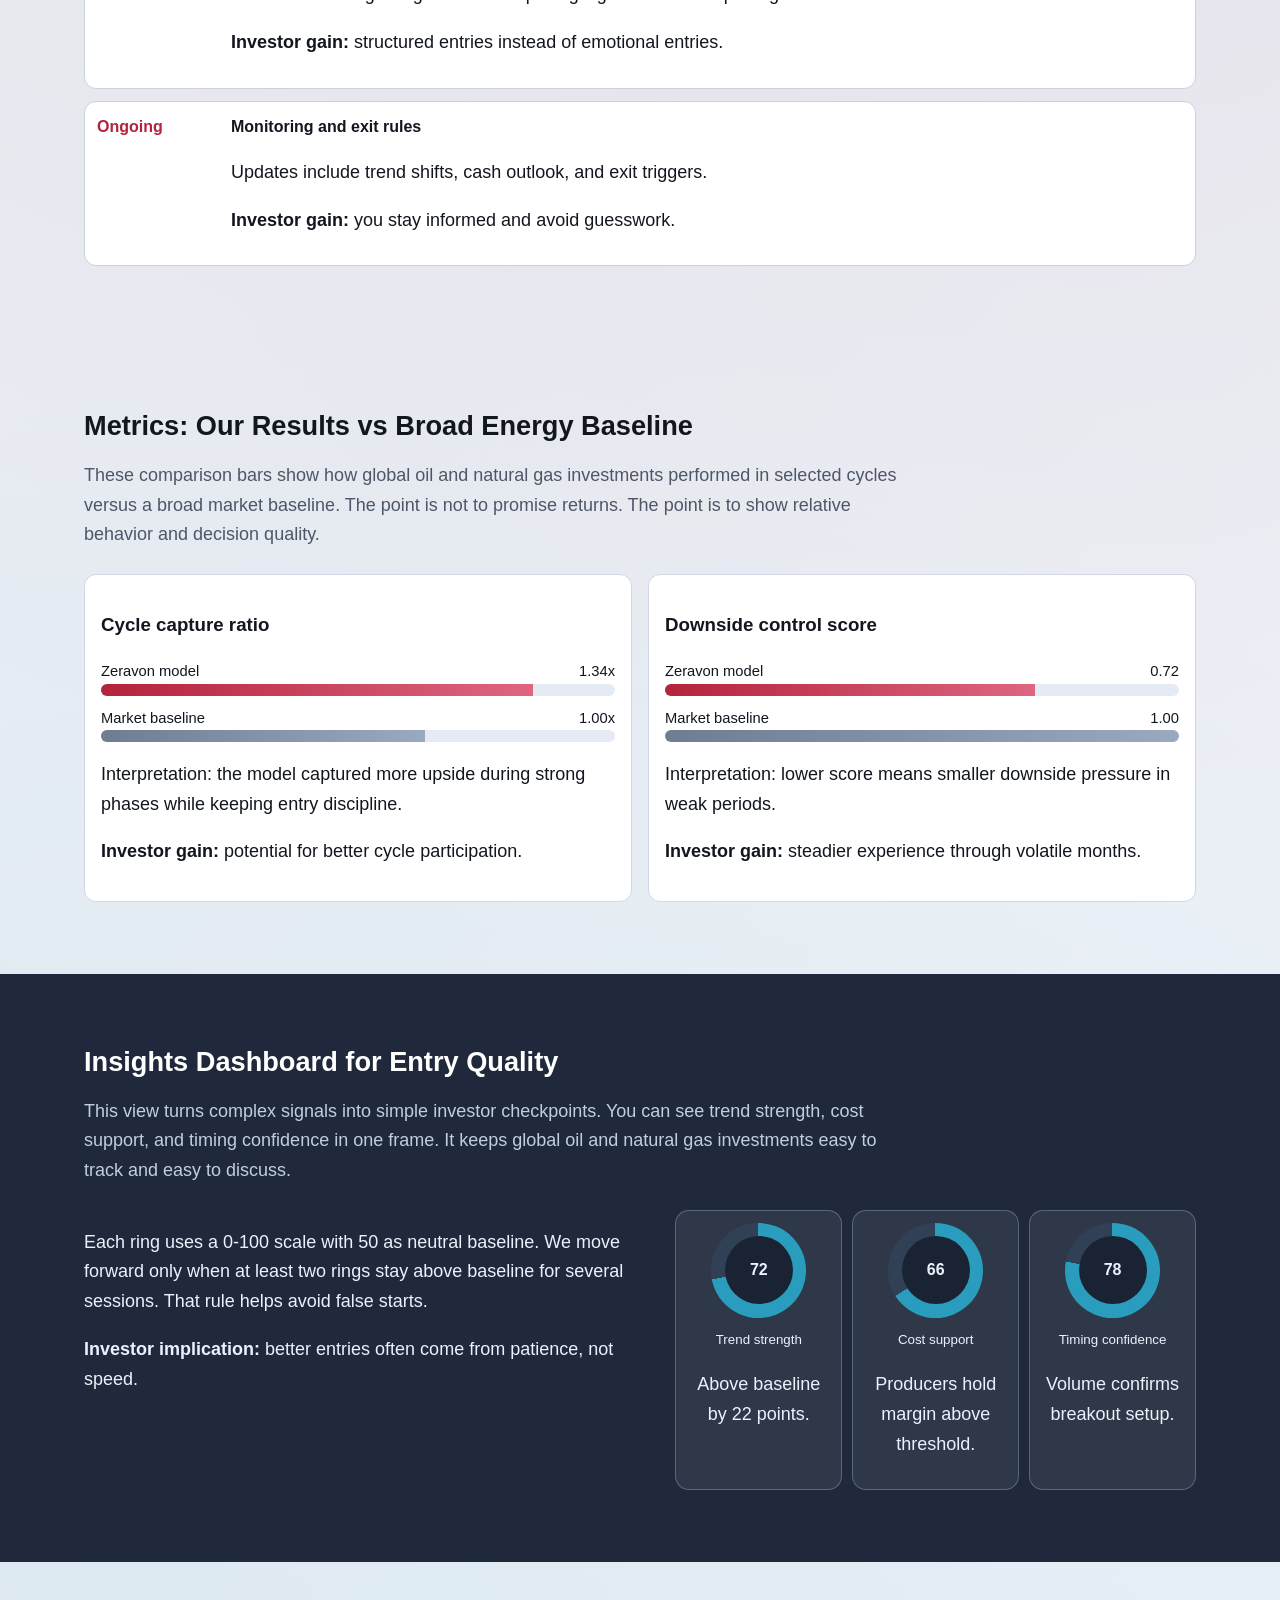
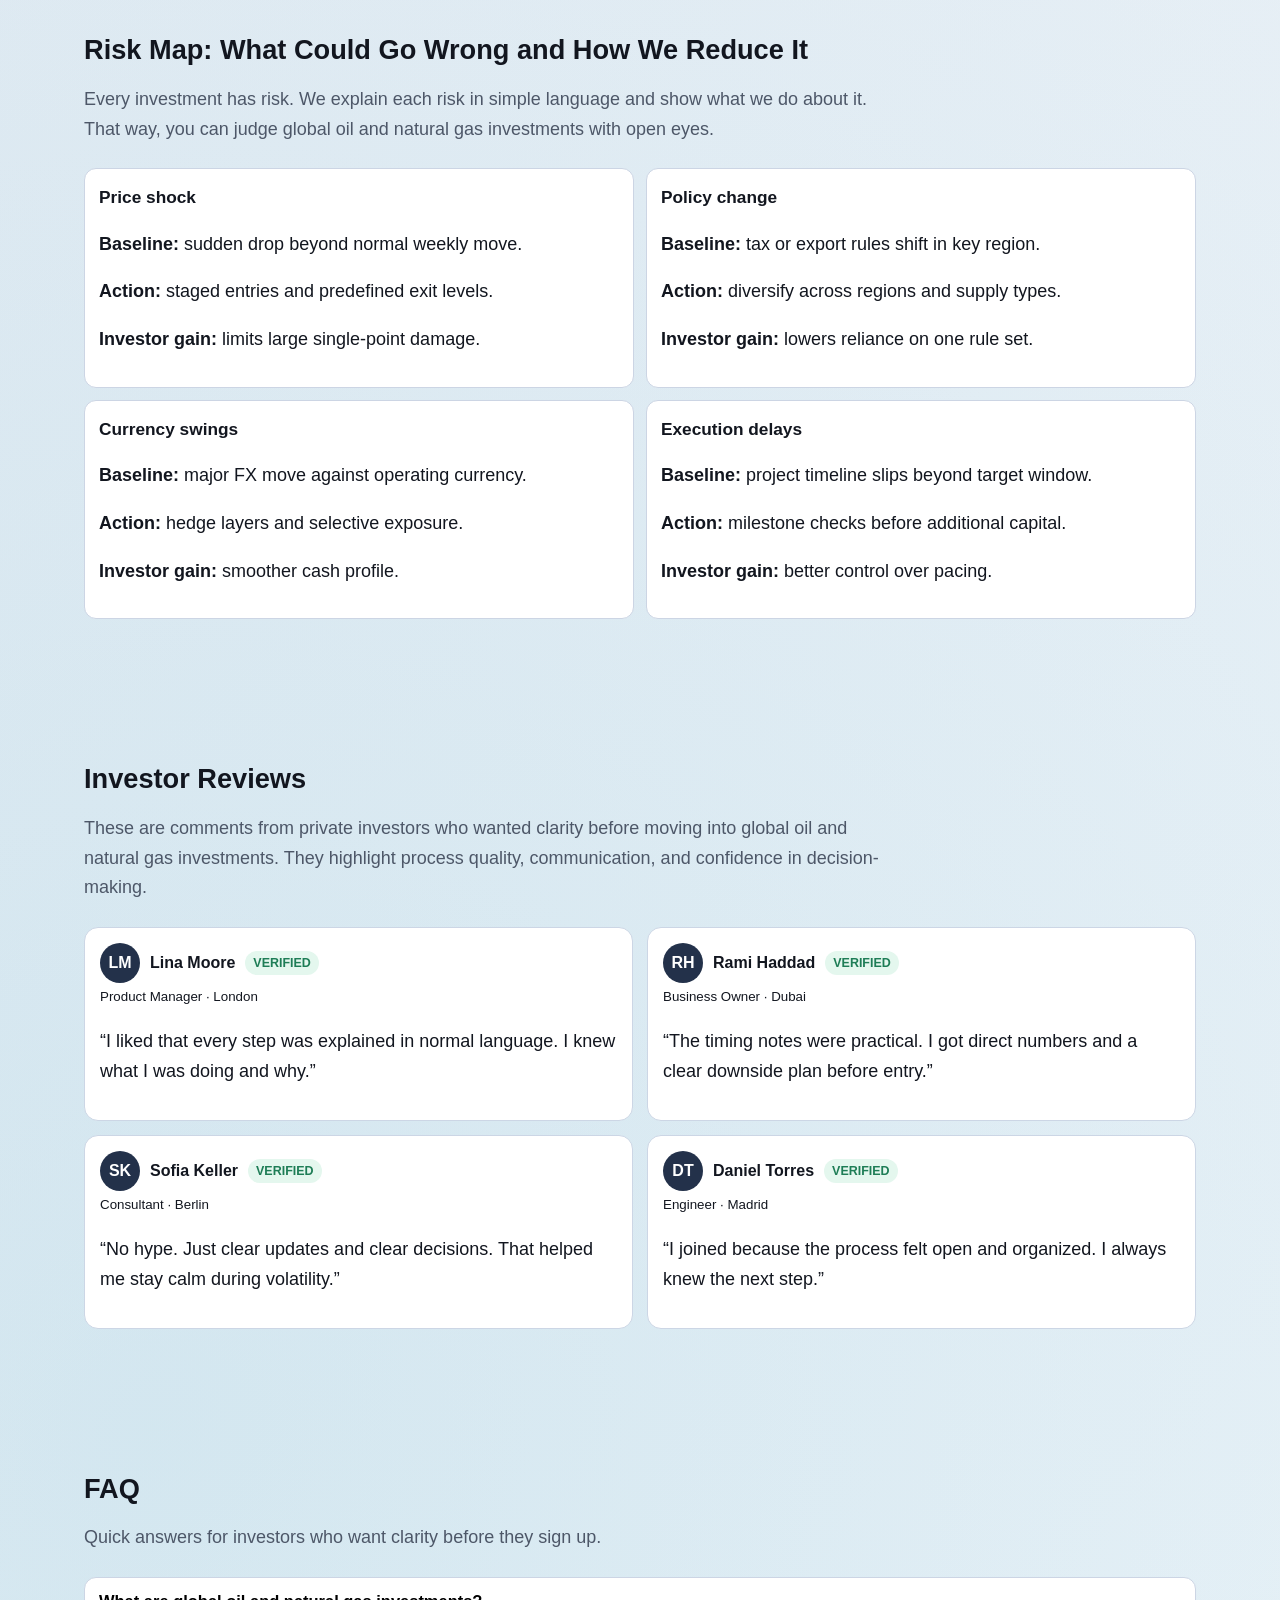
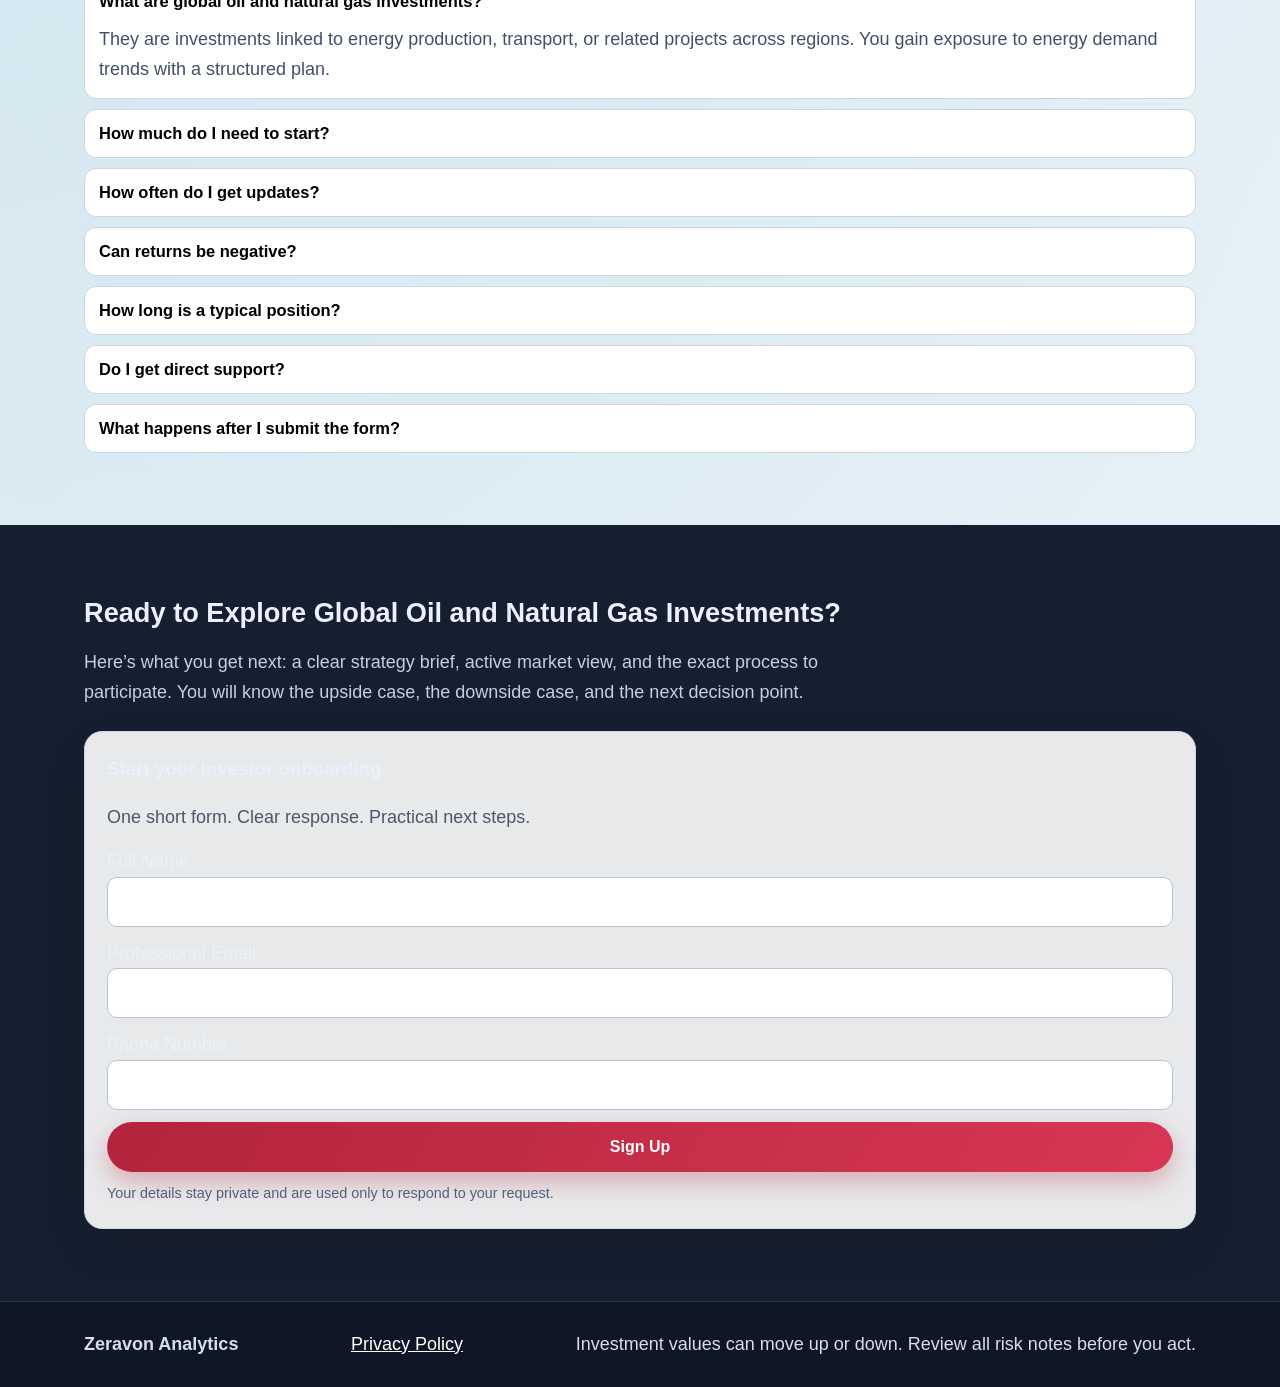
<file: be/index.html>
<!-- DESIGN SEED: 4821 -->
<!doctype html>
<html lang="en">
<head>
  <meta charset="utf-8" />
  <meta name="viewport" content="width=device-width,initial-scale=1" />
  <title>Zeravon Analytics BE | Global Oil and Natural Gas Investments</title>
  <meta name="description" content="Premium, easy-to-read guidance for global oil and natural gas investments with open access for private investors." />
  <link rel="canonical" href="https://zeravonanalytics.com/be/index.html" />
  <link rel="alternate" hreflang="en" href="https://zeravonanalytics.com/" />
  <link rel="alternate" hreflang="de" href="https://zeravonanalytics.com/de/index.html" />
  <link rel="alternate" hreflang="fr" href="https://zeravonanalytics.com/fr/index.html" />
  <link rel="alternate" hreflang="es" href="https://zeravonanalytics.com/es/index.html" />
  <link rel="alternate" hreflang="it" href="https://zeravonanalytics.com/it/index.html" />
  <link rel="alternate" hreflang="tr" href="https://zeravonanalytics.com/tr/index.html" />
  <link rel="alternate" hreflang="pt" href="https://zeravonanalytics.com/pt/index.html" />
  <link rel="alternate" hreflang="ja" href="https://zeravonanalytics.com/jp/index.html" />
  <link rel="alternate" hreflang="sk" href="https://zeravonanalytics.com/sk/index.html" />
  <link rel="alternate" hreflang="nl-BE" href="https://zeravonanalytics.com/be/index.html" />
  <meta property="og:title" content="Zeravon Analytics BE | Global Oil and Natural Gas Investments" />
  <meta property="og:description" content="Premium, easy-to-read guidance for global oil and natural gas investments with open access for private investors." />
  <meta property="og:type" content="website" />
  <meta property="og:url" content="https://zeravonanalytics.com/be/index.html" />
  <meta name="twitter:card" content="summary_large_image" />
  <meta name="twitter:title" content="Zeravon Analytics BE | Global Oil and Natural Gas Investments" />
  <meta name="twitter:description" content="Premium, easy-to-read guidance for global oil and natural gas investments with open access for private investors." />
  <link rel="stylesheet" href="../assets/style.css" />
  <script defer src="../assets/app.js"></script>
</head>
<body>
<header class="site-header">
  <div class="container header-inner">
    <a class="brand" href="../index.html">Zeravon Analytics</a>
    <nav class="nav-links desktop-nav" aria-label="Primary">
      <a href="#why">Why Now</a><a href="#model">Model</a><a href="#process">Process</a><a href="#risk">Risk</a><a href="#faq">FAQ</a>
    </nav>
    <div class="header-right desktop-right">
      <div class="lang-switch" data-lang-switch>
        <button class="lang-pill" aria-label="Open language menu">Belgium</button>
        <div class="lang-menu">
<a href="../index.html"><span class="flag"><svg viewBox='0 0 24 24' aria-hidden='true'><rect width='24' height='24' fill='#1f3f8f'/><path d='M0 0l24 24M24 0L0 24' stroke='#fff' stroke-width='4'/><path d='M0 0l24 24M24 0L0 24' stroke='#d21f3c' stroke-width='2'/><path d='M12 0v24M0 12h24' stroke='#fff' stroke-width='6'/><path d='M12 0v24M0 12h24' stroke='#d21f3c' stroke-width='3'/></svg></span>English</a>
<a href="../de/index.html"><span class="flag"><svg viewBox='0 0 24 24'><rect width='24' height='8' fill='#111'/><rect y='8' width='24' height='8' fill='#c62828'/><rect y='16' width='24' height='8' fill='#f2c94c'/></svg></span>Deutsch</a>
<a href="../fr/index.html"><span class="flag"><svg viewBox='0 0 24 24'><rect width='8' height='24' fill='#244aa5'/><rect x='8' width='8' height='24' fill='#fff'/><rect x='16' width='8' height='24' fill='#d33a4a'/></svg></span>Français</a>
<a href="../es/index.html"><span class="flag"><svg viewBox='0 0 24 24'><rect width='24' height='6' fill='#c62828'/><rect y='6' width='24' height='12' fill='#f2c94c'/><rect y='18' width='24' height='6' fill='#c62828'/></svg></span>Español</a>
<a href="../it/index.html"><span class="flag"><svg viewBox='0 0 24 24'><rect width='8' height='24' fill='#2e8b57'/><rect x='8' width='8' height='24' fill='#fff'/><rect x='16' width='8' height='24' fill='#d13f4f'/></svg></span>Italiano</a>
<a href="../tr/index.html"><span class="flag"><svg viewBox='0 0 24 24'><rect width='24' height='24' fill='#c62828'/><circle cx='10' cy='12' r='5' fill='#fff'/><circle cx='12' cy='12' r='4' fill='#c62828'/><polygon points='16,12 19,10.5 19,13.5' fill='#fff'/></svg></span>Türkçe</a>
<a href="../pt/index.html"><span class="flag"><svg viewBox='0 0 24 24'><rect width='10' height='24' fill='#1e7d56'/><rect x='10' width='14' height='24' fill='#d04040'/><circle cx='10' cy='12' r='3' fill='#f2c94c'/></svg></span>Português</a>
<a href="../jp/index.html"><span class="flag"><svg viewBox='0 0 24 24'><rect width='24' height='24' fill='#fff'/><circle cx='12' cy='12' r='6' fill='#c62828'/></svg></span>日本語</a>
<a href="../sk/index.html"><span class="flag"><svg viewBox='0 0 24 24'><rect width='24' height='8' fill='#fff'/><rect y='8' width='24' height='8' fill='#2f68c4'/><rect y='16' width='24' height='8' fill='#d13f4f'/></svg></span>Slovakia</a>
<a href="../be/index.html"><span class="flag"><svg viewBox='0 0 24 24'><rect width='8' height='24' fill='#111'/><rect x='8' width='8' height='24' fill='#f2c94c'/><rect x='16' width='8' height='24' fill='#d13f4f'/></svg></span>Belgium</a>
</div>
      </div>
      <a class="btn btn-primary" href="#lead-final">Sign Up</a>
    </div>
    <button class="icon-btn burger" data-open-drawer aria-label="Open menu">☰</button>
  </div>
</header>

<div class="drawer" data-drawer>
  <div class="drawer-backdrop" data-close-drawer></div>
  <aside class="drawer-panel" aria-label="Mobile menu">
    <div class="drawer-top"><strong>Menu</strong><button class="icon-btn" data-close-drawer aria-label="Close menu">✕</button></div>
    <nav class="drawer-nav"><a href="#why">Why Now</a><a href="#model">Model</a><a href="#process">Process</a><a href="#risk">Risk</a><a href="#faq">FAQ</a></nav>
    <div class="lang-switch" data-lang-switch>
      <button class="lang-pill" aria-label="Open language menu">Belgium</button>
      <div class="lang-menu">
<a href="../index.html"><span class="flag"><svg viewBox='0 0 24 24' aria-hidden='true'><rect width='24' height='24' fill='#1f3f8f'/><path d='M0 0l24 24M24 0L0 24' stroke='#fff' stroke-width='4'/><path d='M0 0l24 24M24 0L0 24' stroke='#d21f3c' stroke-width='2'/><path d='M12 0v24M0 12h24' stroke='#fff' stroke-width='6'/><path d='M12 0v24M0 12h24' stroke='#d21f3c' stroke-width='3'/></svg></span>English</a>
<a href="../de/index.html"><span class="flag"><svg viewBox='0 0 24 24'><rect width='24' height='8' fill='#111'/><rect y='8' width='24' height='8' fill='#c62828'/><rect y='16' width='24' height='8' fill='#f2c94c'/></svg></span>Deutsch</a>
<a href="../fr/index.html"><span class="flag"><svg viewBox='0 0 24 24'><rect width='8' height='24' fill='#244aa5'/><rect x='8' width='8' height='24' fill='#fff'/><rect x='16' width='8' height='24' fill='#d33a4a'/></svg></span>Français</a>
<a href="../es/index.html"><span class="flag"><svg viewBox='0 0 24 24'><rect width='24' height='6' fill='#c62828'/><rect y='6' width='24' height='12' fill='#f2c94c'/><rect y='18' width='24' height='6' fill='#c62828'/></svg></span>Español</a>
<a href="../it/index.html"><span class="flag"><svg viewBox='0 0 24 24'><rect width='8' height='24' fill='#2e8b57'/><rect x='8' width='8' height='24' fill='#fff'/><rect x='16' width='8' height='24' fill='#d13f4f'/></svg></span>Italiano</a>
<a href="../tr/index.html"><span class="flag"><svg viewBox='0 0 24 24'><rect width='24' height='24' fill='#c62828'/><circle cx='10' cy='12' r='5' fill='#fff'/><circle cx='12' cy='12' r='4' fill='#c62828'/><polygon points='16,12 19,10.5 19,13.5' fill='#fff'/></svg></span>Türkçe</a>
<a href="../pt/index.html"><span class="flag"><svg viewBox='0 0 24 24'><rect width='10' height='24' fill='#1e7d56'/><rect x='10' width='14' height='24' fill='#d04040'/><circle cx='10' cy='12' r='3' fill='#f2c94c'/></svg></span>Português</a>
<a href="../jp/index.html"><span class="flag"><svg viewBox='0 0 24 24'><rect width='24' height='24' fill='#fff'/><circle cx='12' cy='12' r='6' fill='#c62828'/></svg></span>日本語</a>
<a href="../sk/index.html"><span class="flag"><svg viewBox='0 0 24 24'><rect width='24' height='8' fill='#fff'/><rect y='8' width='24' height='8' fill='#2f68c4'/><rect y='16' width='24' height='8' fill='#d13f4f'/></svg></span>Slovakia</a>
<a href="../be/index.html"><span class="flag"><svg viewBox='0 0 24 24'><rect width='8' height='24' fill='#111'/><rect x='8' width='8' height='24' fill='#f2c94c'/><rect x='16' width='8' height='24' fill='#d13f4f'/></svg></span>Belgium</a>
</div>
    </div>
    <p style="margin-top:16px"><a class="btn btn-primary" href="#lead-final">Sign Up</a></p>
  </aside>
</div>

<main>
<section class="hero section">
  <div class="container hero-wrap">
    <div class="hero-copy reveal">
      <h1>Global Oil and Natural Gas Investments with Clear Steps and Real Numbers</h1>
      <p>At Zeravon Analytics, we help private investors understand global oil and natural gas investments in plain English. You can see how the strategy works, what drives growth, and what could reduce returns. Our goal is simple: give you clear data, clear timing, and a clear path to act.</p>
      <div class="performance-panel" aria-label="Performance range">
        <div class="performance-grid">
          <div class="metric-tile"><div class="metric-value">8–15%</div><div class="metric-label">Typical monthly outcome range</div></div>
          <div class="metric-tile"><div class="metric-value">80–200%</div><div class="metric-label">Observed annual range in strong cycles</div></div>
        </div>
        <div class="micro-note">Returns depend on market conditions. Not guaranteed.</div>
      </div>
    </div>
    <div class="form-card reveal" id="lead-top">
      <h3>Get the investor brief</h3>
      <p class="promise">Share your details to receive the strategy outline, timeline, and current entry window.</p>
      <form class="stack">
        <label>Full Name<input type="text" name="name" required /></label>
        <label>Professional Email<input type="email" name="email" required /></label>
        <label>Phone Number<input type="tel" name="phone" required /></label>
        <button class="btn btn-primary" type="submit">Sign Up</button>
      </form>
      <div class="trust">We contact only investors who ask for details. No spam. No pressure calls.</div>
    </div>
  </div>
</section>

<section class="section slate"><div class="container reveal"><div class="kpi-strip">
<div class="kpi"><strong>74%</strong>Of demand growth in recent years came from power and transport fuel needs.</div>
<div class="kpi"><strong>3–6 yrs</strong>Typical project cycle from plan to steady cash output in major fields.</div>
<div class="kpi"><strong>29</strong>Country and basin signals tracked weekly for entry timing.</div>
<div class="kpi"><strong>48h</strong>Average response time after your sign-up with investor material.</div>
</div><p class="section-intro" style="margin-top:14px">What this means: global oil and natural gas investments are driven by real usage, not short-term noise. You get measured entry points instead of random timing.</p></div></section>

<section class="section" id="why"><div class="container reveal">
<h2>Why Global Oil and Natural Gas Investments Matter Right Now</h2>
<p class="section-intro">Energy systems are changing, yet oil and gas still power freight, shipping, factories, and backup electricity. Supply growth is slower in some regions while demand stays firm. This creates windows where disciplined investors can enter with a better margin of safety.</p>
<div class="waterfall">
<div class="water-step"><small>Global demand trend</small><div class="delta">+2.3%</div><p>Usage growth across transport and industrial operations.</p><p><strong>Investor gain:</strong> More demand can support stronger pricing.</p></div>
<div class="water-step"><small>New project delay</small><div class="delta">-1.1%</div><p>Delayed supply can tighten the market in key periods.</p><p><strong>Investor gain:</strong> Tight supply may improve return potential.</p></div>
<div class="water-step"><small>Storage shift</small><div class="delta">+0.8%</div><p>Lower storage in peak seasons can increase volatility.</p><p><strong>Investor gain:</strong> Better timing opportunities for entries.</p></div>
<div class="water-step"><small>Net cycle signal</small><div class="delta">+2.0%</div><p>Combined effect shows a favorable setup versus baseline.</p><p><strong>Investor gain:</strong> Clearer path for targeted positions.</p></div>
</div>
<p>In plain terms, the setup supports selective global oil and natural gas investments when timing, cost discipline, and exit rules are in place.</p>
</div></section>

<section class="section slate" id="model"><div class="container reveal">
<h2>Our Investment Model for Global Oil and Natural Gas Investments</h2>
<p class="section-intro">Here is how it works. We look at three engines at the same time: price trend, production cost, and policy impact. Then we score opportunities and reject low-clarity setups. You see the logic before you decide.</p>
<div class="model-grid">
<div class="model-card"><h3>Engine 1: Market pulse</h3><p>We track price behavior across crude and gas hubs. We compare current levels to ten-year cycle zones.</p><p><strong>Baseline:</strong> neutral cycle zone 50.</p><p><strong>Investor implication:</strong> entries are taken only when upside is clear versus the baseline.</p></div>
<div class="model-card"><h3>Engine 2: Cost pressure</h3><p>We estimate break-even ranges for major regions. This shows where supply may slow or expand.</p><p><strong>Baseline:</strong> global break-even mix at 100.</p><p><strong>Investor implication:</strong> lower-cost producers tend to hold better when markets soften.</p></div>
</div>
</div></section>

<section class="section" id="process"><div class="container reveal">
<h2>Process Timeline: From Sign Up to Position Launch</h2>
<p class="section-intro">You get a simple 4-step path. No hidden stages. No unclear waiting period. Each step has a clear deliverable so you know what happens next.</p>
<div class="timeline">
<div class="time-item"><b>Week 1</b><div><strong>Brief and suitability call</strong><p>You receive the strategy sheet and ask direct questions.</p><p><strong>Investor gain:</strong> quick clarity before any commitment.</p></div></div>
<div class="time-item"><b>Week 2</b><div><strong>Opportunity shortlist</strong><p>We present screened setups with target range and downside plan.</p><p><strong>Benchmark:</strong> compare each setup against a broad energy index baseline.</p></div></div>
<div class="time-item"><b>Week 3</b><div><strong>Entry window</strong><p>We confirm timing using volume and pricing signals from multiple regions.</p><p><strong>Investor gain:</strong> structured entries instead of emotional entries.</p></div></div>
<div class="time-item"><b>Ongoing</b><div><strong>Monitoring and exit rules</strong><p>Updates include trend shifts, cash outlook, and exit triggers.</p><p><strong>Investor gain:</strong> you stay informed and avoid guesswork.</p></div></div>
</div>
</div></section>

<section class="section"><div class="container reveal">
<h2>Metrics: Our Results vs Broad Energy Baseline</h2>
<p class="section-intro">These comparison bars show how global oil and natural gas investments performed in selected cycles versus a broad market baseline. The point is not to promise returns. The point is to show relative behavior and decision quality.</p>
<div class="compare-grid">
<div class="compare-card"><h3>Cycle capture ratio</h3><div class="bar-row"><div class="bar-label"><span>Zeravon model</span><span>1.34x</span></div><div class="dual-bar"><span class="us" style="width:84%"></span></div></div><div class="bar-row"><div class="bar-label"><span>Market baseline</span><span>1.00x</span></div><div class="dual-bar"><span class="market" style="width:63%"></span></div></div><p>Interpretation: the model captured more upside during strong phases while keeping entry discipline.</p><p><strong>Investor gain:</strong> potential for better cycle participation.</p></div>
<div class="compare-card"><h3>Downside control score</h3><div class="bar-row"><div class="bar-label"><span>Zeravon model</span><span>0.72</span></div><div class="dual-bar"><span class="us" style="width:72%"></span></div></div><div class="bar-row"><div class="bar-label"><span>Market baseline</span><span>1.00</span></div><div class="dual-bar"><span class="market" style="width:100%"></span></div></div><p>Interpretation: lower score means smaller downside pressure in weak periods.</p><p><strong>Investor gain:</strong> steadier experience through volatile months.</p></div>
</div></div></section>

<section class="section slate" id="insights"><div class="container reveal">
<h2>Insights Dashboard for Entry Quality</h2>
<p class="section-intro">This view turns complex signals into simple investor checkpoints. You can see trend strength, cost support, and timing confidence in one frame. It keeps global oil and natural gas investments easy to track and easy to discuss.</p>
<div class="insight-layout">
<div><p>Each ring uses a 0-100 scale with 50 as neutral baseline. We move forward only when at least two rings stay above baseline for several sessions. That rule helps avoid false starts.</p><p><strong>Investor implication:</strong> better entries often come from patience, not speed.</p></div>
<div class="ring-wrap">
<div class="ring-card"><div class="ring" style="--val:72%" data-label="72"></div><small>Trend strength</small><p>Above baseline by 22 points.</p></div>
<div class="ring-card"><div class="ring" style="--val:66%" data-label="66"></div><small>Cost support</small><p>Producers hold margin above threshold.</p></div>
<div class="ring-card"><div class="ring" style="--val:78%" data-label="78"></div><small>Timing confidence</small><p>Volume confirms breakout setup.</p></div>
</div>
</div></div></section>

<section class="section" id="risk"><div class="container reveal">
<h2>Risk Map: What Could Go Wrong and How We Reduce It</h2>
<p class="section-intro">Every investment has risk. We explain each risk in simple language and show what we do about it. That way, you can judge global oil and natural gas investments with open eyes.</p>
<div class="risk-matrix">
<div class="risk-cell"><h3>Price shock</h3><p><strong>Baseline:</strong> sudden drop beyond normal weekly move.</p><p><strong>Action:</strong> staged entries and predefined exit levels.</p><p><strong>Investor gain:</strong> limits large single-point damage.</p></div>
<div class="risk-cell"><h3>Policy change</h3><p><strong>Baseline:</strong> tax or export rules shift in key region.</p><p><strong>Action:</strong> diversify across regions and supply types.</p><p><strong>Investor gain:</strong> lowers reliance on one rule set.</p></div>
<div class="risk-cell"><h3>Currency swings</h3><p><strong>Baseline:</strong> major FX move against operating currency.</p><p><strong>Action:</strong> hedge layers and selective exposure.</p><p><strong>Investor gain:</strong> smoother cash profile.</p></div>
<div class="risk-cell"><h3>Execution delays</h3><p><strong>Baseline:</strong> project timeline slips beyond target window.</p><p><strong>Action:</strong> milestone checks before additional capital.</p><p><strong>Investor gain:</strong> better control over pacing.</p></div>
</div></div></section>

<section class="section" id="reviews"><div class="container reveal">
<h2>Investor Reviews</h2>
<p class="section-intro">These are comments from private investors who wanted clarity before moving into global oil and natural gas investments. They highlight process quality, communication, and confidence in decision-making.</p>
<div class="reviews-grid">
<article class="review"><div class="review-head"><div class="avatar">LM</div><strong>Lina Moore</strong><span class="verified">VERIFIED</span></div><small>Product Manager · London</small><p>“I liked that every step was explained in normal language. I knew what I was doing and why.”</p></article>
<article class="review"><div class="review-head"><div class="avatar">RH</div><strong>Rami Haddad</strong><span class="verified">VERIFIED</span></div><small>Business Owner · Dubai</small><p>“The timing notes were practical. I got direct numbers and a clear downside plan before entry.”</p></article>
<article class="review"><div class="review-head"><div class="avatar">SK</div><strong>Sofia Keller</strong><span class="verified">VERIFIED</span></div><small>Consultant · Berlin</small><p>“No hype. Just clear updates and clear decisions. That helped me stay calm during volatility.”</p></article>
<article class="review"><div class="review-head"><div class="avatar">DT</div><strong>Daniel Torres</strong><span class="verified">VERIFIED</span></div><small>Engineer · Madrid</small><p>“I joined because the process felt open and organized. I always knew the next step.”</p></article>
</div></div></section>

<section class="section" id="faq"><div class="container reveal">
<h2>FAQ</h2>
<p class="section-intro">Quick answers for investors who want clarity before they sign up.</p>
<div class="faq-list">
<div class="faq-item open"><button class="faq-q">What are global oil and natural gas investments?</button><div class="faq-a"><div class="faq-answer">They are investments linked to energy production, transport, or related projects across regions. You gain exposure to energy demand trends with a structured plan.</div></div></div>
<div class="faq-item"><button class="faq-q">How much do I need to start?</button><div class="faq-a"><div class="faq-answer">Minimum size depends on the current window. After you sign up, we share the active threshold and what it includes.</div></div></div>
<div class="faq-item"><button class="faq-q">How often do I get updates?</button><div class="faq-a"><div class="faq-answer">You receive regular updates on market signals, active positions, and any change in exit conditions.</div></div></div>
<div class="faq-item"><button class="faq-q">Can returns be negative?</button><div class="faq-a"><div class="faq-answer">Yes. Markets can move against any strategy. We use entry rules and exit levels to reduce impact, but loss is still possible.</div></div></div>
<div class="faq-item"><button class="faq-q">How long is a typical position?</button><div class="faq-a"><div class="faq-answer">Many positions run from weeks to several months, based on the cycle signal and risk limits.</div></div></div>
<div class="faq-item"><button class="faq-q">Do I get direct support?</button><div class="faq-a"><div class="faq-answer">Yes. You can ask questions during onboarding and during monitoring updates.</div></div></div>
<div class="faq-item"><button class="faq-q">What happens after I submit the form?</button><div class="faq-a"><div class="faq-answer">We review your request, send the investor brief, and schedule a short call to confirm fit and timing.</div></div></div>
</div></div></section>

<section class="section final-cta" id="lead-final"><div class="container reveal">
<h2>Ready to Explore Global Oil and Natural Gas Investments?</h2>
<p class="section-intro">Here’s what you get next: a clear strategy brief, active market view, and the exact process to participate. You will know the upside case, the downside case, and the next decision point.</p>
<div class="form-card">
  <h3>Start your investor onboarding</h3>
  <p class="promise">One short form. Clear response. Practical next steps.</p>
  <form class="stack">
    <label>Full Name<input type="text" required /></label>
    <label>Professional Email<input type="email" required /></label>
    <label>Phone Number<input type="tel" required /></label>
    <button class="btn btn-primary" type="submit">Sign Up</button>
  </form>
  <div class="trust">Your details stay private and are used only to respond to your request.</div>
</div>
</div></section>
</main>

<footer><div class="container footer-row"><strong>Zeravon Analytics</strong><a href="#privacy" data-open-modal>Privacy Policy</a><span>Investment values can move up or down. Review all risk notes before you act.</span></div></footer>

<div class="modal" data-modal>
  <div class="modal-backdrop" data-close-modal></div>
  <section class="modal-panel" role="dialog" aria-modal="true" aria-label="Privacy Policy" id="privacy">
    <div class="modal-head"><h2>Privacy Policy</h2><button class="icon-btn" data-close-modal aria-label="Close privacy policy">✕</button></div>
    <div class="modal-content">
      <p><strong>Introduction:</strong> We explain how we handle your personal information in a clear way.</p>
      <p><strong>Data collection:</strong> We collect Full Name, Professional Email, and Phone Number from the forms.</p>
      <p><strong>Legal basis:</strong> We use your data to respond to your request and provide investor information you asked for.</p>
      <p><strong>Cookies:</strong> Basic cookies may be used for site function and performance measurement.</p>
      <p><strong>Retention:</strong> We keep data only as long as needed for communication, records, and legal obligations.</p>
      <p><strong>Third-party sharing:</strong> We do not sell your data. We may share limited data with trusted service providers that support operations.</p>
      <p><strong>Security:</strong> We use access controls and secure systems to protect your information.</p>
      <p><strong>User rights:</strong> You can request access, correction, deletion, or a copy of your data.</p>
      <p><strong>International transfers:</strong> Data may be processed in other countries with suitable safeguards.</p>
      <p><strong>Industry risk disclosure:</strong> Investment information can include market volatility and uncertainty, and past outcomes do not guarantee future outcomes.</p>
      <p><strong>Contact:</strong> privacy@zeravonanalytics.com</p>
    </div>
    <div class="modal-foot"><button class="btn" data-close-modal>Close</button></div>
  </section>
</div>

<script type="application/ld+json">{"@context":"https://schema.org","@graph":[{"@type":"Organization","name":"Zeravon Analytics","url":"https://zeravonanalytics.com"},{"@type":"WebSite","name":"Zeravon Analytics","url":"https://zeravonanalytics.com"},{"@type":"FAQPage","mainEntity":[{"@type":"Question","name":"What are global oil and natural gas investments?","acceptedAnswer":{"@type":"Answer","text":"They are investments linked to energy production, transport, or related projects across regions."}},{"@type":"Question","name":"Can returns be negative?","acceptedAnswer":{"@type":"Answer","text":"Yes. Markets can move against any strategy and loss is possible."}}]},{"@type":"Review","author":{"@type":"Person","name":"Lina Moore"},"reviewBody":"Clear language and practical process from start to finish.","itemReviewed":{"@type":"Service","name":"Global oil and natural gas investment guidance"}}]}</script>
</body>
</html>
</file>
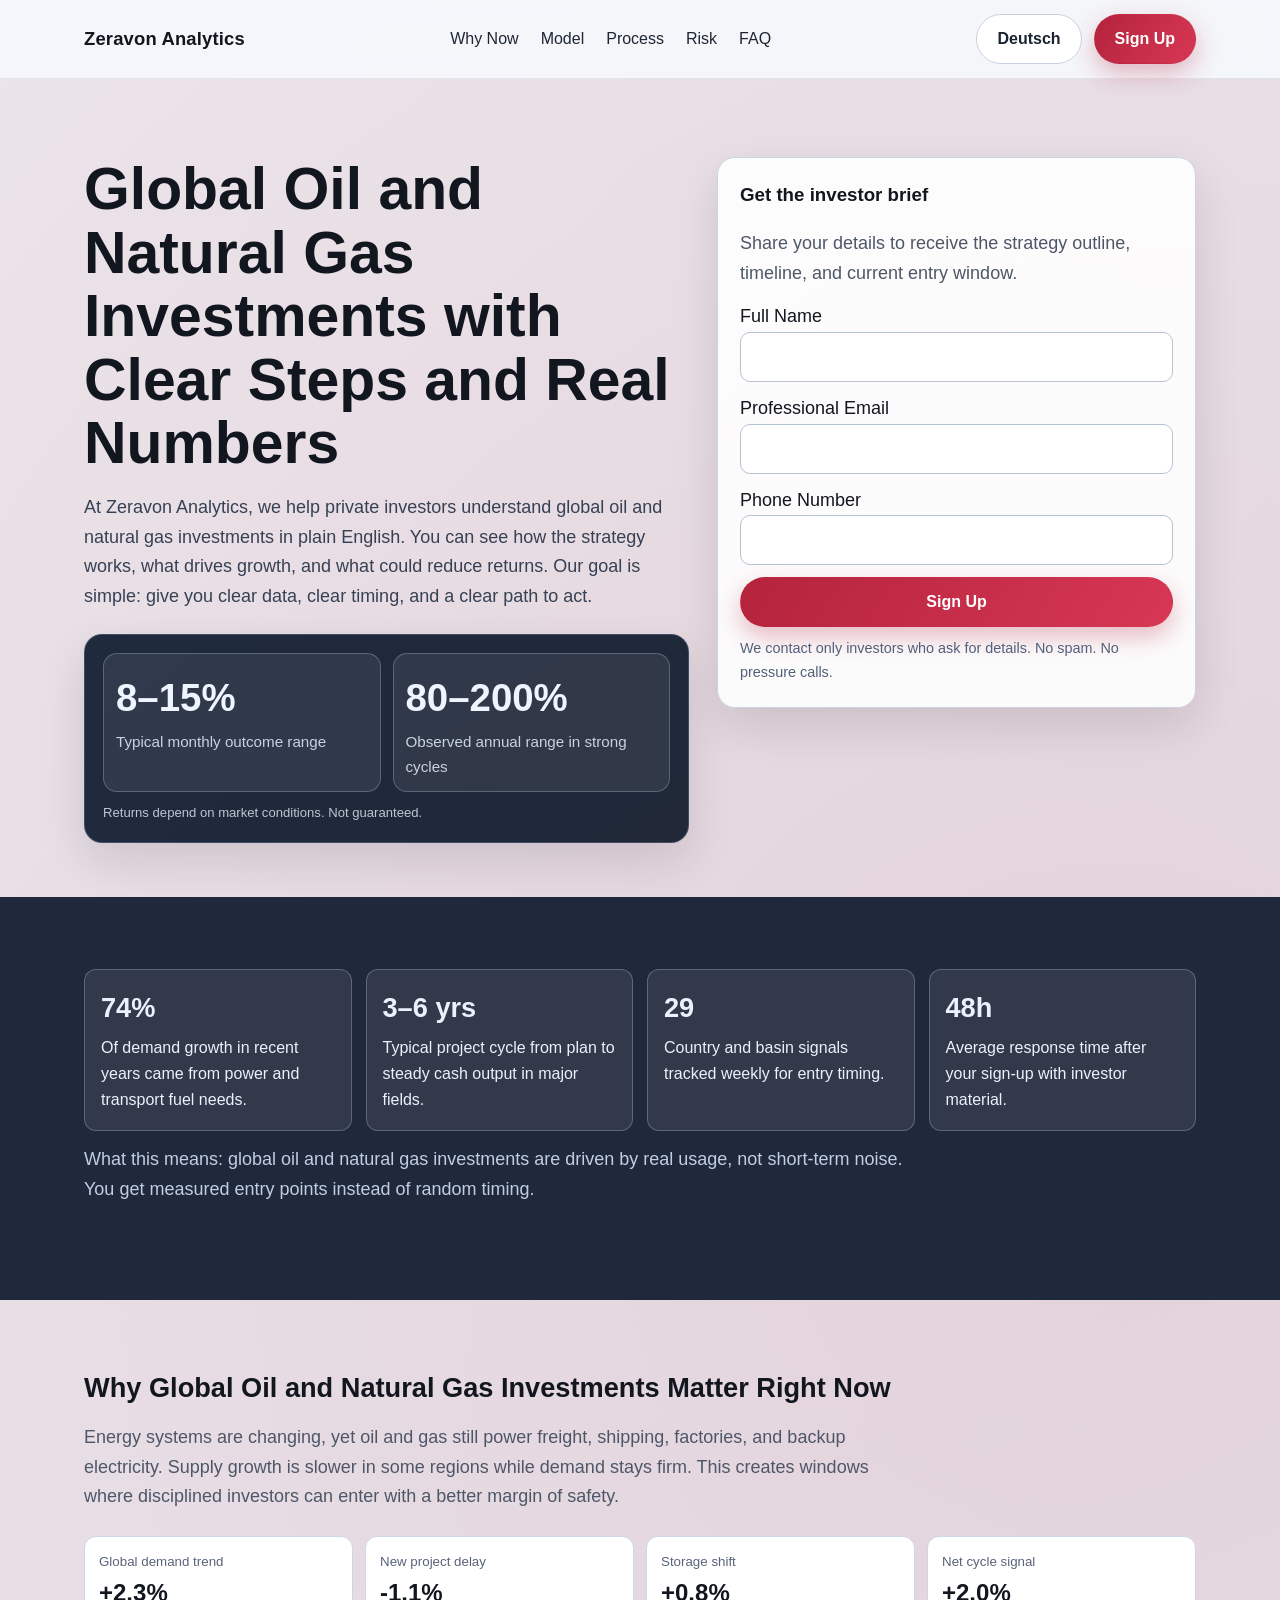
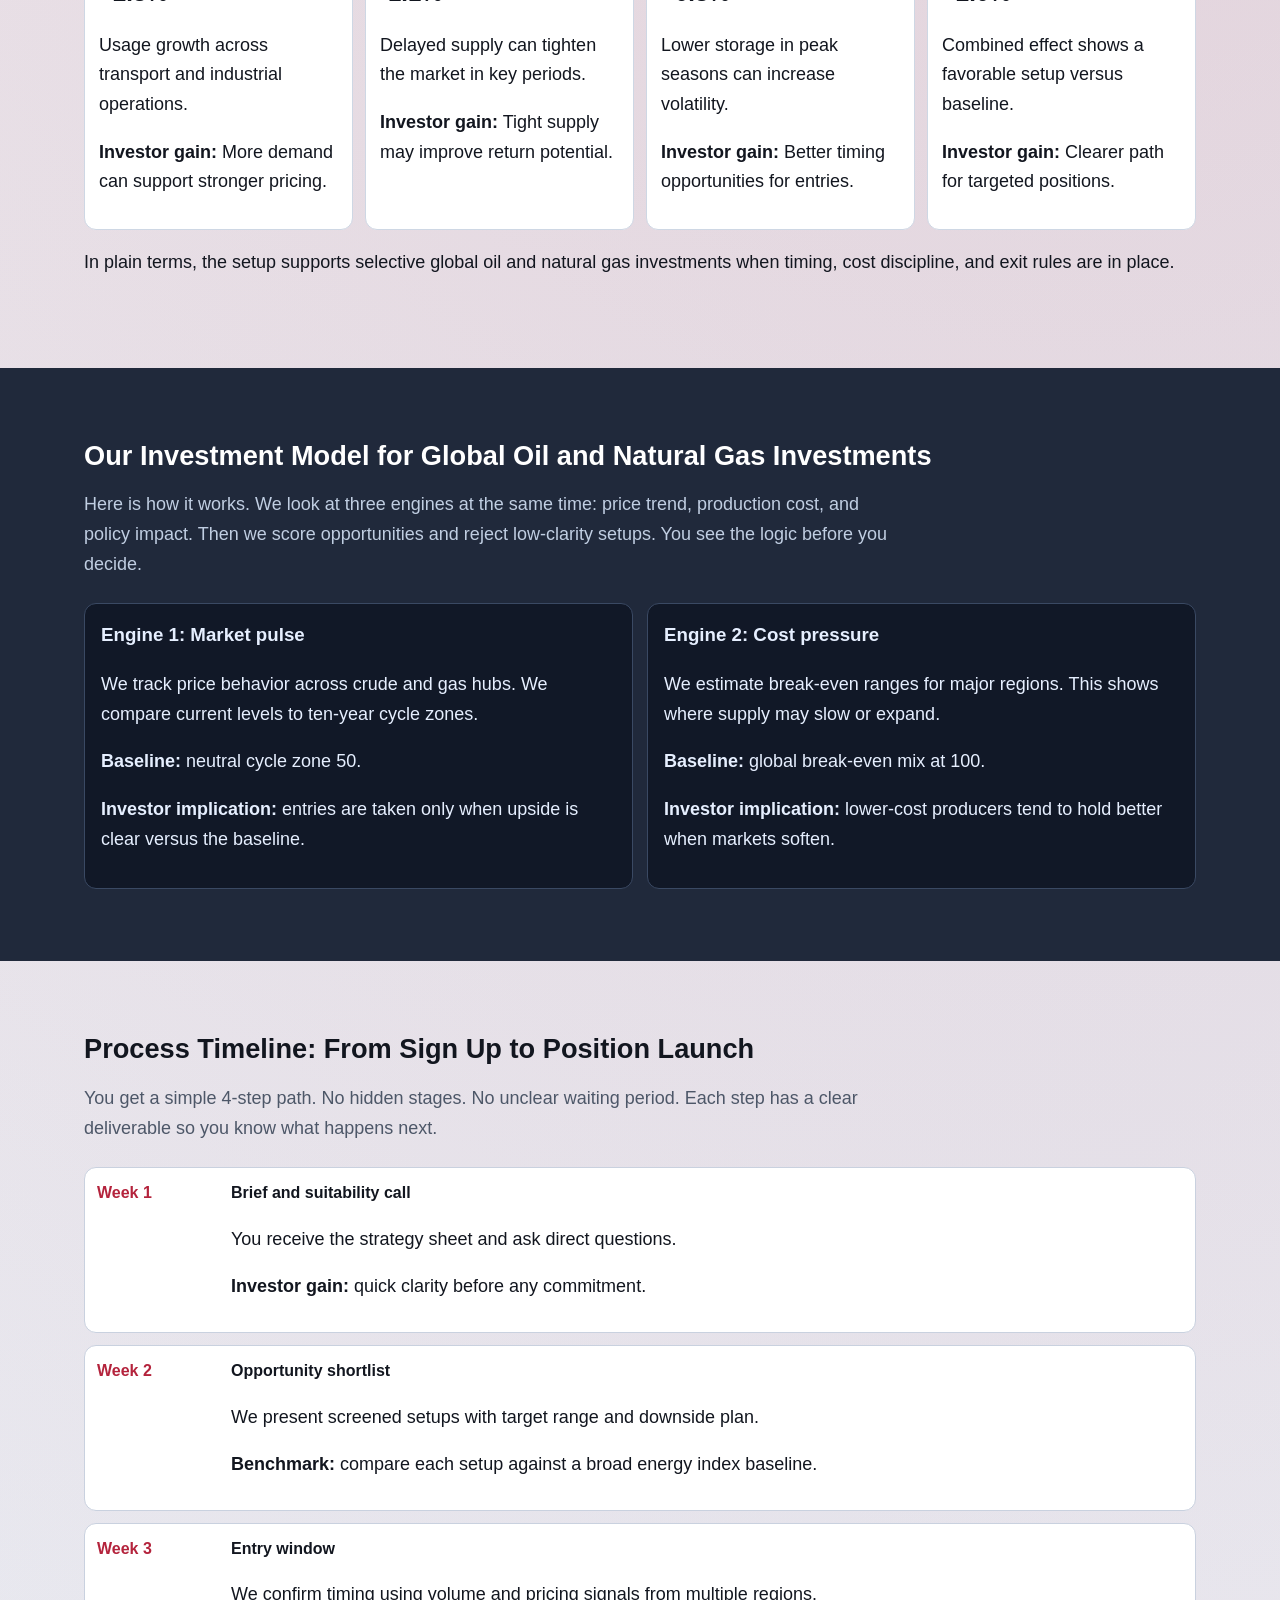
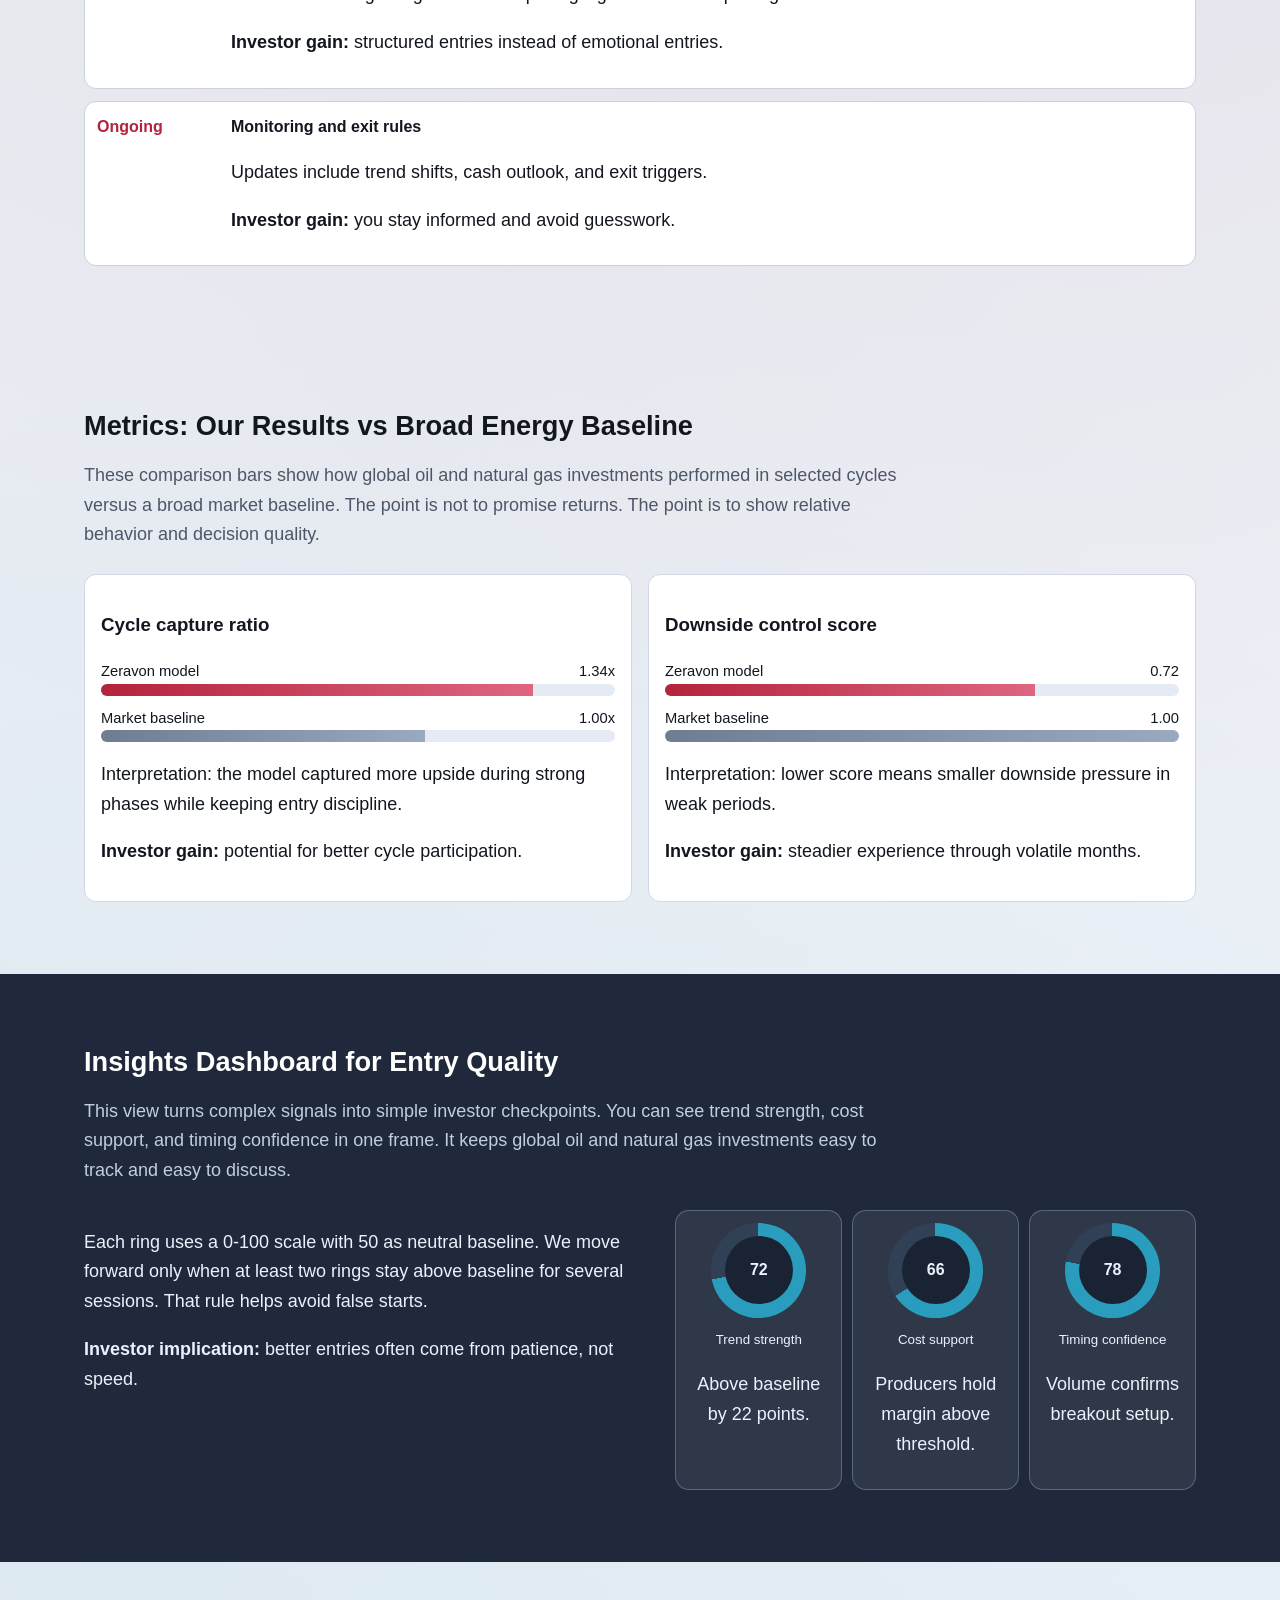
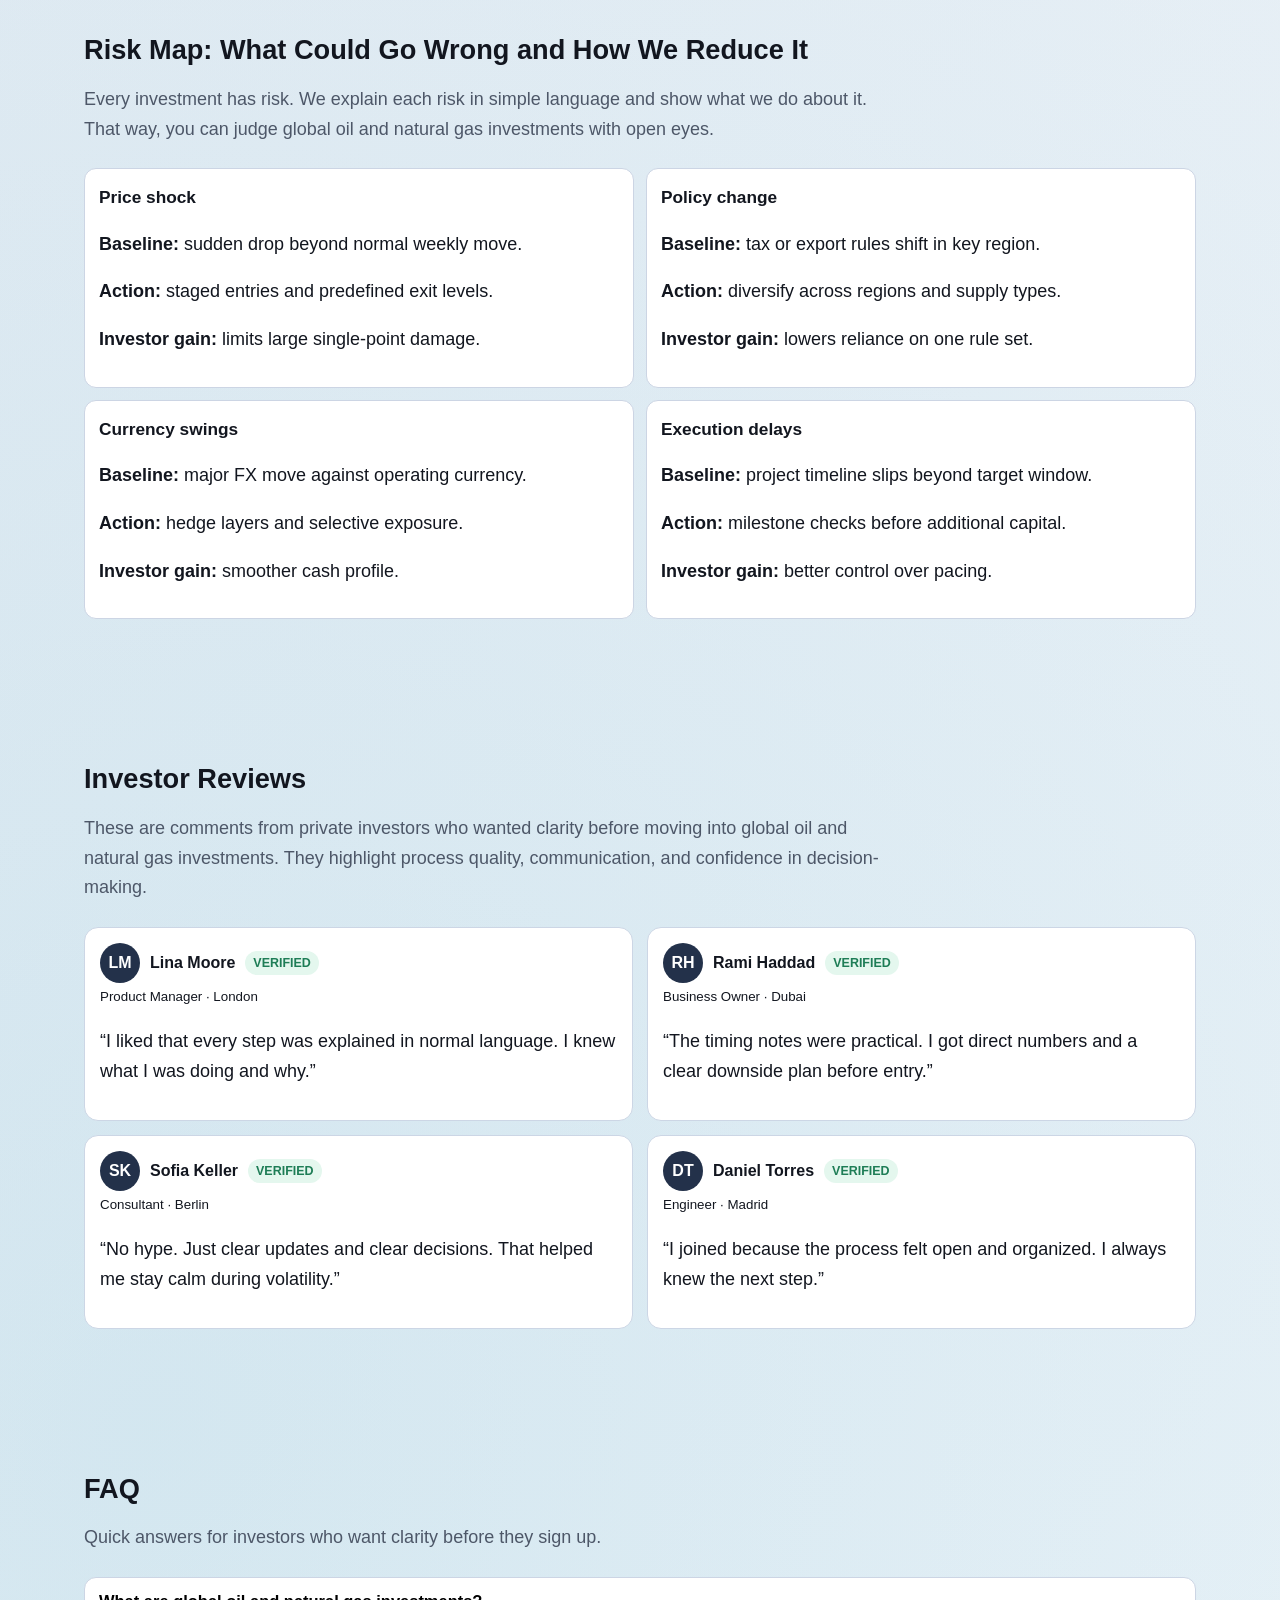
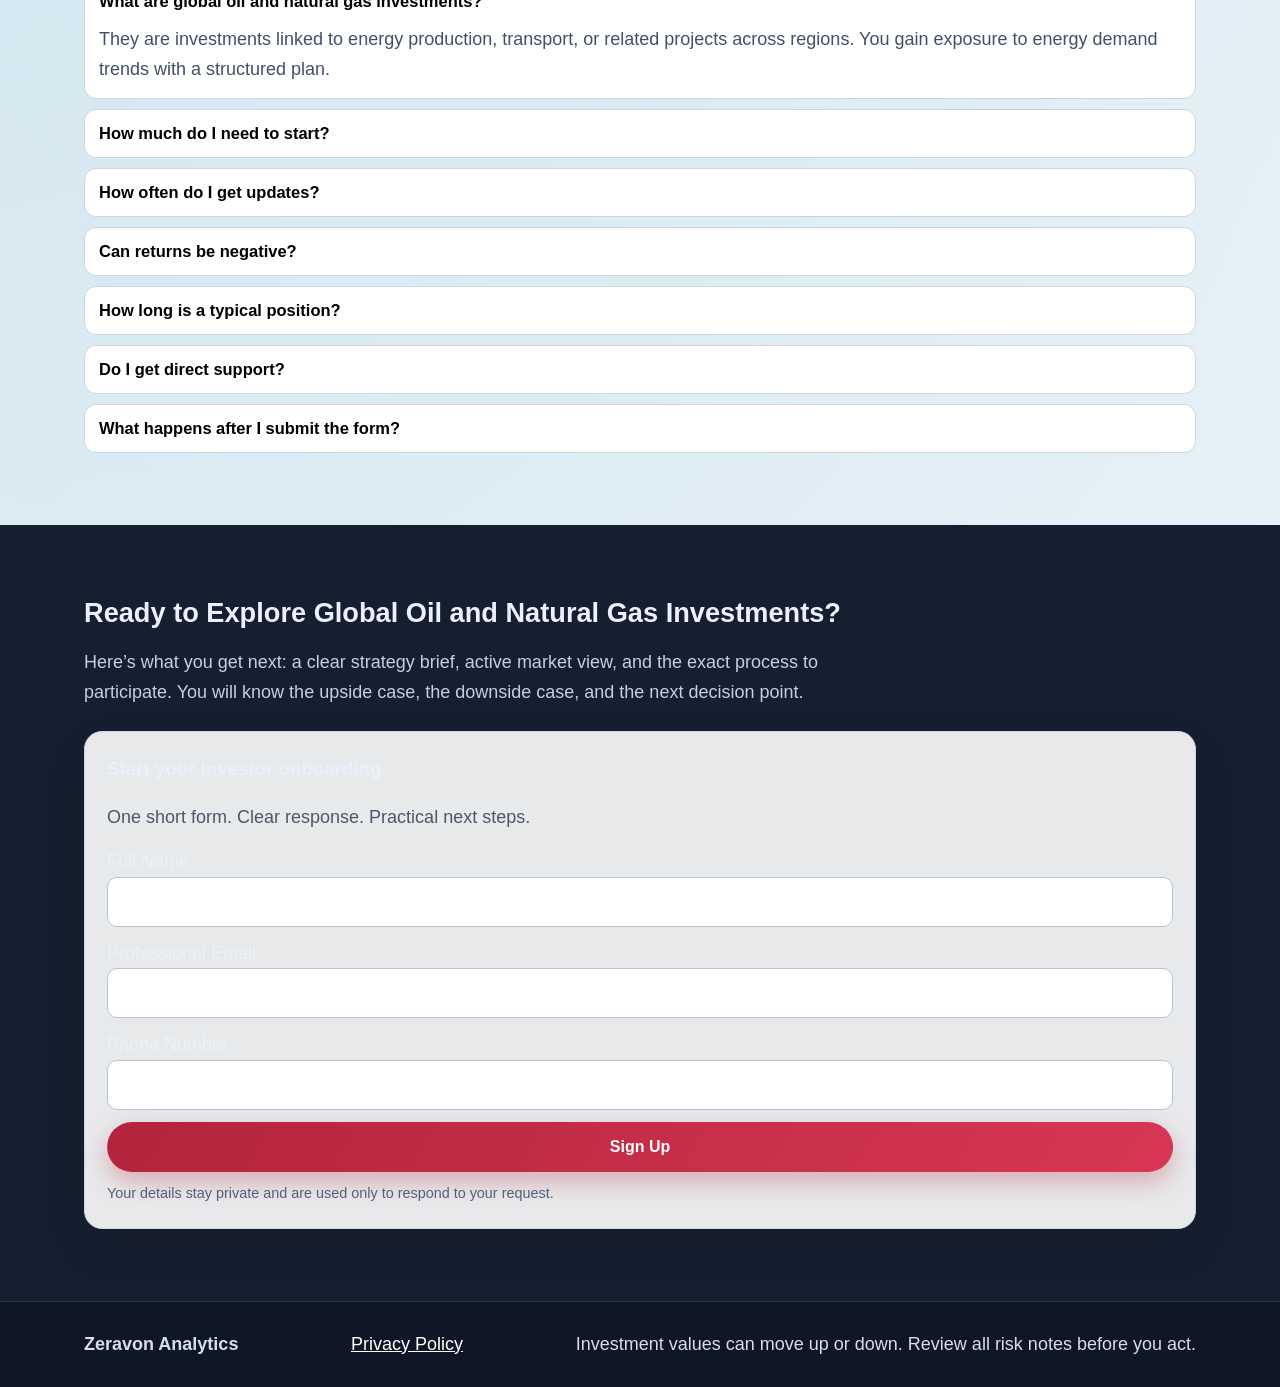
<file: de/index.html>
<!-- DESIGN SEED: 4821 -->
<!doctype html>
<html lang="en">
<head>
  <meta charset="utf-8" />
  <meta name="viewport" content="width=device-width,initial-scale=1" />
  <title>Zeravon Analytics DE | Global Oil and Natural Gas Investments</title>
  <meta name="description" content="Learn how global oil and natural gas investments work with practical steps, risk notes, and lead-focused guidance." />
  <link rel="canonical" href="https://zeravonanalytics.com/de/index.html" />
  <link rel="alternate" hreflang="en" href="https://zeravonanalytics.com/" />
  <link rel="alternate" hreflang="de" href="https://zeravonanalytics.com/de/index.html" />
  <link rel="alternate" hreflang="fr" href="https://zeravonanalytics.com/fr/index.html" />
  <link rel="alternate" hreflang="es" href="https://zeravonanalytics.com/es/index.html" />
  <link rel="alternate" hreflang="it" href="https://zeravonanalytics.com/it/index.html" />
  <link rel="alternate" hreflang="tr" href="https://zeravonanalytics.com/tr/index.html" />
  <link rel="alternate" hreflang="pt" href="https://zeravonanalytics.com/pt/index.html" />
  <link rel="alternate" hreflang="ja" href="https://zeravonanalytics.com/jp/index.html" />
  <link rel="alternate" hreflang="sk" href="https://zeravonanalytics.com/sk/index.html" />
  <link rel="alternate" hreflang="nl-BE" href="https://zeravonanalytics.com/be/index.html" />
  <meta property="og:title" content="Zeravon Analytics DE | Global Oil and Natural Gas Investments" />
  <meta property="og:description" content="Learn how global oil and natural gas investments work with practical steps, risk notes, and lead-focused guidance." />
  <meta property="og:type" content="website" />
  <meta property="og:url" content="https://zeravonanalytics.com/de/index.html" />
  <meta name="twitter:card" content="summary_large_image" />
  <meta name="twitter:title" content="Zeravon Analytics DE | Global Oil and Natural Gas Investments" />
  <meta name="twitter:description" content="Learn how global oil and natural gas investments work with practical steps, risk notes, and lead-focused guidance." />
  <link rel="stylesheet" href="../assets/style.css" />
  <script defer src="../assets/app.js"></script>
</head>
<body>
<header class="site-header">
  <div class="container header-inner">
    <a class="brand" href="../index.html">Zeravon Analytics</a>
    <nav class="nav-links desktop-nav" aria-label="Primary">
      <a href="#why">Why Now</a><a href="#model">Model</a><a href="#process">Process</a><a href="#risk">Risk</a><a href="#faq">FAQ</a>
    </nav>
    <div class="header-right desktop-right">
      <div class="lang-switch" data-lang-switch>
        <button class="lang-pill" aria-label="Open language menu">Deutsch</button>
        <div class="lang-menu">
<a href="../index.html"><span class="flag"><svg viewBox='0 0 24 24' aria-hidden='true'><rect width='24' height='24' fill='#1f3f8f'/><path d='M0 0l24 24M24 0L0 24' stroke='#fff' stroke-width='4'/><path d='M0 0l24 24M24 0L0 24' stroke='#d21f3c' stroke-width='2'/><path d='M12 0v24M0 12h24' stroke='#fff' stroke-width='6'/><path d='M12 0v24M0 12h24' stroke='#d21f3c' stroke-width='3'/></svg></span>English</a>
<a href="../de/index.html"><span class="flag"><svg viewBox='0 0 24 24'><rect width='24' height='8' fill='#111'/><rect y='8' width='24' height='8' fill='#c62828'/><rect y='16' width='24' height='8' fill='#f2c94c'/></svg></span>Deutsch</a>
<a href="../fr/index.html"><span class="flag"><svg viewBox='0 0 24 24'><rect width='8' height='24' fill='#244aa5'/><rect x='8' width='8' height='24' fill='#fff'/><rect x='16' width='8' height='24' fill='#d33a4a'/></svg></span>Français</a>
<a href="../es/index.html"><span class="flag"><svg viewBox='0 0 24 24'><rect width='24' height='6' fill='#c62828'/><rect y='6' width='24' height='12' fill='#f2c94c'/><rect y='18' width='24' height='6' fill='#c62828'/></svg></span>Español</a>
<a href="../it/index.html"><span class="flag"><svg viewBox='0 0 24 24'><rect width='8' height='24' fill='#2e8b57'/><rect x='8' width='8' height='24' fill='#fff'/><rect x='16' width='8' height='24' fill='#d13f4f'/></svg></span>Italiano</a>
<a href="../tr/index.html"><span class="flag"><svg viewBox='0 0 24 24'><rect width='24' height='24' fill='#c62828'/><circle cx='10' cy='12' r='5' fill='#fff'/><circle cx='12' cy='12' r='4' fill='#c62828'/><polygon points='16,12 19,10.5 19,13.5' fill='#fff'/></svg></span>Türkçe</a>
<a href="../pt/index.html"><span class="flag"><svg viewBox='0 0 24 24'><rect width='10' height='24' fill='#1e7d56'/><rect x='10' width='14' height='24' fill='#d04040'/><circle cx='10' cy='12' r='3' fill='#f2c94c'/></svg></span>Português</a>
<a href="../jp/index.html"><span class="flag"><svg viewBox='0 0 24 24'><rect width='24' height='24' fill='#fff'/><circle cx='12' cy='12' r='6' fill='#c62828'/></svg></span>日本語</a>
<a href="../sk/index.html"><span class="flag"><svg viewBox='0 0 24 24'><rect width='24' height='8' fill='#fff'/><rect y='8' width='24' height='8' fill='#2f68c4'/><rect y='16' width='24' height='8' fill='#d13f4f'/></svg></span>Slovakia</a>
<a href="../be/index.html"><span class="flag"><svg viewBox='0 0 24 24'><rect width='8' height='24' fill='#111'/><rect x='8' width='8' height='24' fill='#f2c94c'/><rect x='16' width='8' height='24' fill='#d13f4f'/></svg></span>Belgium</a>
</div>
      </div>
      <a class="btn btn-primary" href="#lead-final">Sign Up</a>
    </div>
    <button class="icon-btn burger" data-open-drawer aria-label="Open menu">☰</button>
  </div>
</header>

<div class="drawer" data-drawer>
  <div class="drawer-backdrop" data-close-drawer></div>
  <aside class="drawer-panel" aria-label="Mobile menu">
    <div class="drawer-top"><strong>Menu</strong><button class="icon-btn" data-close-drawer aria-label="Close menu">✕</button></div>
    <nav class="drawer-nav"><a href="#why">Why Now</a><a href="#model">Model</a><a href="#process">Process</a><a href="#risk">Risk</a><a href="#faq">FAQ</a></nav>
    <div class="lang-switch" data-lang-switch>
      <button class="lang-pill" aria-label="Open language menu">Deutsch</button>
      <div class="lang-menu">
<a href="../index.html"><span class="flag"><svg viewBox='0 0 24 24' aria-hidden='true'><rect width='24' height='24' fill='#1f3f8f'/><path d='M0 0l24 24M24 0L0 24' stroke='#fff' stroke-width='4'/><path d='M0 0l24 24M24 0L0 24' stroke='#d21f3c' stroke-width='2'/><path d='M12 0v24M0 12h24' stroke='#fff' stroke-width='6'/><path d='M12 0v24M0 12h24' stroke='#d21f3c' stroke-width='3'/></svg></span>English</a>
<a href="../de/index.html"><span class="flag"><svg viewBox='0 0 24 24'><rect width='24' height='8' fill='#111'/><rect y='8' width='24' height='8' fill='#c62828'/><rect y='16' width='24' height='8' fill='#f2c94c'/></svg></span>Deutsch</a>
<a href="../fr/index.html"><span class="flag"><svg viewBox='0 0 24 24'><rect width='8' height='24' fill='#244aa5'/><rect x='8' width='8' height='24' fill='#fff'/><rect x='16' width='8' height='24' fill='#d33a4a'/></svg></span>Français</a>
<a href="../es/index.html"><span class="flag"><svg viewBox='0 0 24 24'><rect width='24' height='6' fill='#c62828'/><rect y='6' width='24' height='12' fill='#f2c94c'/><rect y='18' width='24' height='6' fill='#c62828'/></svg></span>Español</a>
<a href="../it/index.html"><span class="flag"><svg viewBox='0 0 24 24'><rect width='8' height='24' fill='#2e8b57'/><rect x='8' width='8' height='24' fill='#fff'/><rect x='16' width='8' height='24' fill='#d13f4f'/></svg></span>Italiano</a>
<a href="../tr/index.html"><span class="flag"><svg viewBox='0 0 24 24'><rect width='24' height='24' fill='#c62828'/><circle cx='10' cy='12' r='5' fill='#fff'/><circle cx='12' cy='12' r='4' fill='#c62828'/><polygon points='16,12 19,10.5 19,13.5' fill='#fff'/></svg></span>Türkçe</a>
<a href="../pt/index.html"><span class="flag"><svg viewBox='0 0 24 24'><rect width='10' height='24' fill='#1e7d56'/><rect x='10' width='14' height='24' fill='#d04040'/><circle cx='10' cy='12' r='3' fill='#f2c94c'/></svg></span>Português</a>
<a href="../jp/index.html"><span class="flag"><svg viewBox='0 0 24 24'><rect width='24' height='24' fill='#fff'/><circle cx='12' cy='12' r='6' fill='#c62828'/></svg></span>日本語</a>
<a href="../sk/index.html"><span class="flag"><svg viewBox='0 0 24 24'><rect width='24' height='8' fill='#fff'/><rect y='8' width='24' height='8' fill='#2f68c4'/><rect y='16' width='24' height='8' fill='#d13f4f'/></svg></span>Slovakia</a>
<a href="../be/index.html"><span class="flag"><svg viewBox='0 0 24 24'><rect width='8' height='24' fill='#111'/><rect x='8' width='8' height='24' fill='#f2c94c'/><rect x='16' width='8' height='24' fill='#d13f4f'/></svg></span>Belgium</a>
</div>
    </div>
    <p style="margin-top:16px"><a class="btn btn-primary" href="#lead-final">Sign Up</a></p>
  </aside>
</div>

<main>
<section class="hero section">
  <div class="container hero-wrap">
    <div class="hero-copy reveal">
      <h1>Global Oil and Natural Gas Investments with Clear Steps and Real Numbers</h1>
      <p>At Zeravon Analytics, we help private investors understand global oil and natural gas investments in plain English. You can see how the strategy works, what drives growth, and what could reduce returns. Our goal is simple: give you clear data, clear timing, and a clear path to act.</p>
      <div class="performance-panel" aria-label="Performance range">
        <div class="performance-grid">
          <div class="metric-tile"><div class="metric-value">8–15%</div><div class="metric-label">Typical monthly outcome range</div></div>
          <div class="metric-tile"><div class="metric-value">80–200%</div><div class="metric-label">Observed annual range in strong cycles</div></div>
        </div>
        <div class="micro-note">Returns depend on market conditions. Not guaranteed.</div>
      </div>
    </div>
    <div class="form-card reveal" id="lead-top">
      <h3>Get the investor brief</h3>
      <p class="promise">Share your details to receive the strategy outline, timeline, and current entry window.</p>
      <form class="stack">
        <label>Full Name<input type="text" name="name" required /></label>
        <label>Professional Email<input type="email" name="email" required /></label>
        <label>Phone Number<input type="tel" name="phone" required /></label>
        <button class="btn btn-primary" type="submit">Sign Up</button>
      </form>
      <div class="trust">We contact only investors who ask for details. No spam. No pressure calls.</div>
    </div>
  </div>
</section>

<section class="section slate"><div class="container reveal"><div class="kpi-strip">
<div class="kpi"><strong>74%</strong>Of demand growth in recent years came from power and transport fuel needs.</div>
<div class="kpi"><strong>3–6 yrs</strong>Typical project cycle from plan to steady cash output in major fields.</div>
<div class="kpi"><strong>29</strong>Country and basin signals tracked weekly for entry timing.</div>
<div class="kpi"><strong>48h</strong>Average response time after your sign-up with investor material.</div>
</div><p class="section-intro" style="margin-top:14px">What this means: global oil and natural gas investments are driven by real usage, not short-term noise. You get measured entry points instead of random timing.</p></div></section>

<section class="section" id="why"><div class="container reveal">
<h2>Why Global Oil and Natural Gas Investments Matter Right Now</h2>
<p class="section-intro">Energy systems are changing, yet oil and gas still power freight, shipping, factories, and backup electricity. Supply growth is slower in some regions while demand stays firm. This creates windows where disciplined investors can enter with a better margin of safety.</p>
<div class="waterfall">
<div class="water-step"><small>Global demand trend</small><div class="delta">+2.3%</div><p>Usage growth across transport and industrial operations.</p><p><strong>Investor gain:</strong> More demand can support stronger pricing.</p></div>
<div class="water-step"><small>New project delay</small><div class="delta">-1.1%</div><p>Delayed supply can tighten the market in key periods.</p><p><strong>Investor gain:</strong> Tight supply may improve return potential.</p></div>
<div class="water-step"><small>Storage shift</small><div class="delta">+0.8%</div><p>Lower storage in peak seasons can increase volatility.</p><p><strong>Investor gain:</strong> Better timing opportunities for entries.</p></div>
<div class="water-step"><small>Net cycle signal</small><div class="delta">+2.0%</div><p>Combined effect shows a favorable setup versus baseline.</p><p><strong>Investor gain:</strong> Clearer path for targeted positions.</p></div>
</div>
<p>In plain terms, the setup supports selective global oil and natural gas investments when timing, cost discipline, and exit rules are in place.</p>
</div></section>

<section class="section slate" id="model"><div class="container reveal">
<h2>Our Investment Model for Global Oil and Natural Gas Investments</h2>
<p class="section-intro">Here is how it works. We look at three engines at the same time: price trend, production cost, and policy impact. Then we score opportunities and reject low-clarity setups. You see the logic before you decide.</p>
<div class="model-grid">
<div class="model-card"><h3>Engine 1: Market pulse</h3><p>We track price behavior across crude and gas hubs. We compare current levels to ten-year cycle zones.</p><p><strong>Baseline:</strong> neutral cycle zone 50.</p><p><strong>Investor implication:</strong> entries are taken only when upside is clear versus the baseline.</p></div>
<div class="model-card"><h3>Engine 2: Cost pressure</h3><p>We estimate break-even ranges for major regions. This shows where supply may slow or expand.</p><p><strong>Baseline:</strong> global break-even mix at 100.</p><p><strong>Investor implication:</strong> lower-cost producers tend to hold better when markets soften.</p></div>
</div>
</div></section>

<section class="section" id="process"><div class="container reveal">
<h2>Process Timeline: From Sign Up to Position Launch</h2>
<p class="section-intro">You get a simple 4-step path. No hidden stages. No unclear waiting period. Each step has a clear deliverable so you know what happens next.</p>
<div class="timeline">
<div class="time-item"><b>Week 1</b><div><strong>Brief and suitability call</strong><p>You receive the strategy sheet and ask direct questions.</p><p><strong>Investor gain:</strong> quick clarity before any commitment.</p></div></div>
<div class="time-item"><b>Week 2</b><div><strong>Opportunity shortlist</strong><p>We present screened setups with target range and downside plan.</p><p><strong>Benchmark:</strong> compare each setup against a broad energy index baseline.</p></div></div>
<div class="time-item"><b>Week 3</b><div><strong>Entry window</strong><p>We confirm timing using volume and pricing signals from multiple regions.</p><p><strong>Investor gain:</strong> structured entries instead of emotional entries.</p></div></div>
<div class="time-item"><b>Ongoing</b><div><strong>Monitoring and exit rules</strong><p>Updates include trend shifts, cash outlook, and exit triggers.</p><p><strong>Investor gain:</strong> you stay informed and avoid guesswork.</p></div></div>
</div>
</div></section>

<section class="section"><div class="container reveal">
<h2>Metrics: Our Results vs Broad Energy Baseline</h2>
<p class="section-intro">These comparison bars show how global oil and natural gas investments performed in selected cycles versus a broad market baseline. The point is not to promise returns. The point is to show relative behavior and decision quality.</p>
<div class="compare-grid">
<div class="compare-card"><h3>Cycle capture ratio</h3><div class="bar-row"><div class="bar-label"><span>Zeravon model</span><span>1.34x</span></div><div class="dual-bar"><span class="us" style="width:84%"></span></div></div><div class="bar-row"><div class="bar-label"><span>Market baseline</span><span>1.00x</span></div><div class="dual-bar"><span class="market" style="width:63%"></span></div></div><p>Interpretation: the model captured more upside during strong phases while keeping entry discipline.</p><p><strong>Investor gain:</strong> potential for better cycle participation.</p></div>
<div class="compare-card"><h3>Downside control score</h3><div class="bar-row"><div class="bar-label"><span>Zeravon model</span><span>0.72</span></div><div class="dual-bar"><span class="us" style="width:72%"></span></div></div><div class="bar-row"><div class="bar-label"><span>Market baseline</span><span>1.00</span></div><div class="dual-bar"><span class="market" style="width:100%"></span></div></div><p>Interpretation: lower score means smaller downside pressure in weak periods.</p><p><strong>Investor gain:</strong> steadier experience through volatile months.</p></div>
</div></div></section>

<section class="section slate" id="insights"><div class="container reveal">
<h2>Insights Dashboard for Entry Quality</h2>
<p class="section-intro">This view turns complex signals into simple investor checkpoints. You can see trend strength, cost support, and timing confidence in one frame. It keeps global oil and natural gas investments easy to track and easy to discuss.</p>
<div class="insight-layout">
<div><p>Each ring uses a 0-100 scale with 50 as neutral baseline. We move forward only when at least two rings stay above baseline for several sessions. That rule helps avoid false starts.</p><p><strong>Investor implication:</strong> better entries often come from patience, not speed.</p></div>
<div class="ring-wrap">
<div class="ring-card"><div class="ring" style="--val:72%" data-label="72"></div><small>Trend strength</small><p>Above baseline by 22 points.</p></div>
<div class="ring-card"><div class="ring" style="--val:66%" data-label="66"></div><small>Cost support</small><p>Producers hold margin above threshold.</p></div>
<div class="ring-card"><div class="ring" style="--val:78%" data-label="78"></div><small>Timing confidence</small><p>Volume confirms breakout setup.</p></div>
</div>
</div></div></section>

<section class="section" id="risk"><div class="container reveal">
<h2>Risk Map: What Could Go Wrong and How We Reduce It</h2>
<p class="section-intro">Every investment has risk. We explain each risk in simple language and show what we do about it. That way, you can judge global oil and natural gas investments with open eyes.</p>
<div class="risk-matrix">
<div class="risk-cell"><h3>Price shock</h3><p><strong>Baseline:</strong> sudden drop beyond normal weekly move.</p><p><strong>Action:</strong> staged entries and predefined exit levels.</p><p><strong>Investor gain:</strong> limits large single-point damage.</p></div>
<div class="risk-cell"><h3>Policy change</h3><p><strong>Baseline:</strong> tax or export rules shift in key region.</p><p><strong>Action:</strong> diversify across regions and supply types.</p><p><strong>Investor gain:</strong> lowers reliance on one rule set.</p></div>
<div class="risk-cell"><h3>Currency swings</h3><p><strong>Baseline:</strong> major FX move against operating currency.</p><p><strong>Action:</strong> hedge layers and selective exposure.</p><p><strong>Investor gain:</strong> smoother cash profile.</p></div>
<div class="risk-cell"><h3>Execution delays</h3><p><strong>Baseline:</strong> project timeline slips beyond target window.</p><p><strong>Action:</strong> milestone checks before additional capital.</p><p><strong>Investor gain:</strong> better control over pacing.</p></div>
</div></div></section>

<section class="section" id="reviews"><div class="container reveal">
<h2>Investor Reviews</h2>
<p class="section-intro">These are comments from private investors who wanted clarity before moving into global oil and natural gas investments. They highlight process quality, communication, and confidence in decision-making.</p>
<div class="reviews-grid">
<article class="review"><div class="review-head"><div class="avatar">LM</div><strong>Lina Moore</strong><span class="verified">VERIFIED</span></div><small>Product Manager · London</small><p>“I liked that every step was explained in normal language. I knew what I was doing and why.”</p></article>
<article class="review"><div class="review-head"><div class="avatar">RH</div><strong>Rami Haddad</strong><span class="verified">VERIFIED</span></div><small>Business Owner · Dubai</small><p>“The timing notes were practical. I got direct numbers and a clear downside plan before entry.”</p></article>
<article class="review"><div class="review-head"><div class="avatar">SK</div><strong>Sofia Keller</strong><span class="verified">VERIFIED</span></div><small>Consultant · Berlin</small><p>“No hype. Just clear updates and clear decisions. That helped me stay calm during volatility.”</p></article>
<article class="review"><div class="review-head"><div class="avatar">DT</div><strong>Daniel Torres</strong><span class="verified">VERIFIED</span></div><small>Engineer · Madrid</small><p>“I joined because the process felt open and organized. I always knew the next step.”</p></article>
</div></div></section>

<section class="section" id="faq"><div class="container reveal">
<h2>FAQ</h2>
<p class="section-intro">Quick answers for investors who want clarity before they sign up.</p>
<div class="faq-list">
<div class="faq-item open"><button class="faq-q">What are global oil and natural gas investments?</button><div class="faq-a"><div class="faq-answer">They are investments linked to energy production, transport, or related projects across regions. You gain exposure to energy demand trends with a structured plan.</div></div></div>
<div class="faq-item"><button class="faq-q">How much do I need to start?</button><div class="faq-a"><div class="faq-answer">Minimum size depends on the current window. After you sign up, we share the active threshold and what it includes.</div></div></div>
<div class="faq-item"><button class="faq-q">How often do I get updates?</button><div class="faq-a"><div class="faq-answer">You receive regular updates on market signals, active positions, and any change in exit conditions.</div></div></div>
<div class="faq-item"><button class="faq-q">Can returns be negative?</button><div class="faq-a"><div class="faq-answer">Yes. Markets can move against any strategy. We use entry rules and exit levels to reduce impact, but loss is still possible.</div></div></div>
<div class="faq-item"><button class="faq-q">How long is a typical position?</button><div class="faq-a"><div class="faq-answer">Many positions run from weeks to several months, based on the cycle signal and risk limits.</div></div></div>
<div class="faq-item"><button class="faq-q">Do I get direct support?</button><div class="faq-a"><div class="faq-answer">Yes. You can ask questions during onboarding and during monitoring updates.</div></div></div>
<div class="faq-item"><button class="faq-q">What happens after I submit the form?</button><div class="faq-a"><div class="faq-answer">We review your request, send the investor brief, and schedule a short call to confirm fit and timing.</div></div></div>
</div></div></section>

<section class="section final-cta" id="lead-final"><div class="container reveal">
<h2>Ready to Explore Global Oil and Natural Gas Investments?</h2>
<p class="section-intro">Here’s what you get next: a clear strategy brief, active market view, and the exact process to participate. You will know the upside case, the downside case, and the next decision point.</p>
<div class="form-card">
  <h3>Start your investor onboarding</h3>
  <p class="promise">One short form. Clear response. Practical next steps.</p>
  <form class="stack">
    <label>Full Name<input type="text" required /></label>
    <label>Professional Email<input type="email" required /></label>
    <label>Phone Number<input type="tel" required /></label>
    <button class="btn btn-primary" type="submit">Sign Up</button>
  </form>
  <div class="trust">Your details stay private and are used only to respond to your request.</div>
</div>
</div></section>
</main>

<footer><div class="container footer-row"><strong>Zeravon Analytics</strong><a href="#privacy" data-open-modal>Privacy Policy</a><span>Investment values can move up or down. Review all risk notes before you act.</span></div></footer>

<div class="modal" data-modal>
  <div class="modal-backdrop" data-close-modal></div>
  <section class="modal-panel" role="dialog" aria-modal="true" aria-label="Privacy Policy" id="privacy">
    <div class="modal-head"><h2>Privacy Policy</h2><button class="icon-btn" data-close-modal aria-label="Close privacy policy">✕</button></div>
    <div class="modal-content">
      <p><strong>Introduction:</strong> We explain how we handle your personal information in a clear way.</p>
      <p><strong>Data collection:</strong> We collect Full Name, Professional Email, and Phone Number from the forms.</p>
      <p><strong>Legal basis:</strong> We use your data to respond to your request and provide investor information you asked for.</p>
      <p><strong>Cookies:</strong> Basic cookies may be used for site function and performance measurement.</p>
      <p><strong>Retention:</strong> We keep data only as long as needed for communication, records, and legal obligations.</p>
      <p><strong>Third-party sharing:</strong> We do not sell your data. We may share limited data with trusted service providers that support operations.</p>
      <p><strong>Security:</strong> We use access controls and secure systems to protect your information.</p>
      <p><strong>User rights:</strong> You can request access, correction, deletion, or a copy of your data.</p>
      <p><strong>International transfers:</strong> Data may be processed in other countries with suitable safeguards.</p>
      <p><strong>Industry risk disclosure:</strong> Investment information can include market volatility and uncertainty, and past outcomes do not guarantee future outcomes.</p>
      <p><strong>Contact:</strong> privacy@zeravonanalytics.com</p>
    </div>
    <div class="modal-foot"><button class="btn" data-close-modal>Close</button></div>
  </section>
</div>

<script type="application/ld+json">{"@context":"https://schema.org","@graph":[{"@type":"Organization","name":"Zeravon Analytics","url":"https://zeravonanalytics.com"},{"@type":"WebSite","name":"Zeravon Analytics","url":"https://zeravonanalytics.com"},{"@type":"FAQPage","mainEntity":[{"@type":"Question","name":"What are global oil and natural gas investments?","acceptedAnswer":{"@type":"Answer","text":"They are investments linked to energy production, transport, or related projects across regions."}},{"@type":"Question","name":"Can returns be negative?","acceptedAnswer":{"@type":"Answer","text":"Yes. Markets can move against any strategy and loss is possible."}}]},{"@type":"Review","author":{"@type":"Person","name":"Lina Moore"},"reviewBody":"Clear language and practical process from start to finish.","itemReviewed":{"@type":"Service","name":"Global oil and natural gas investment guidance"}}]}</script>
</body>
</html>
</file>
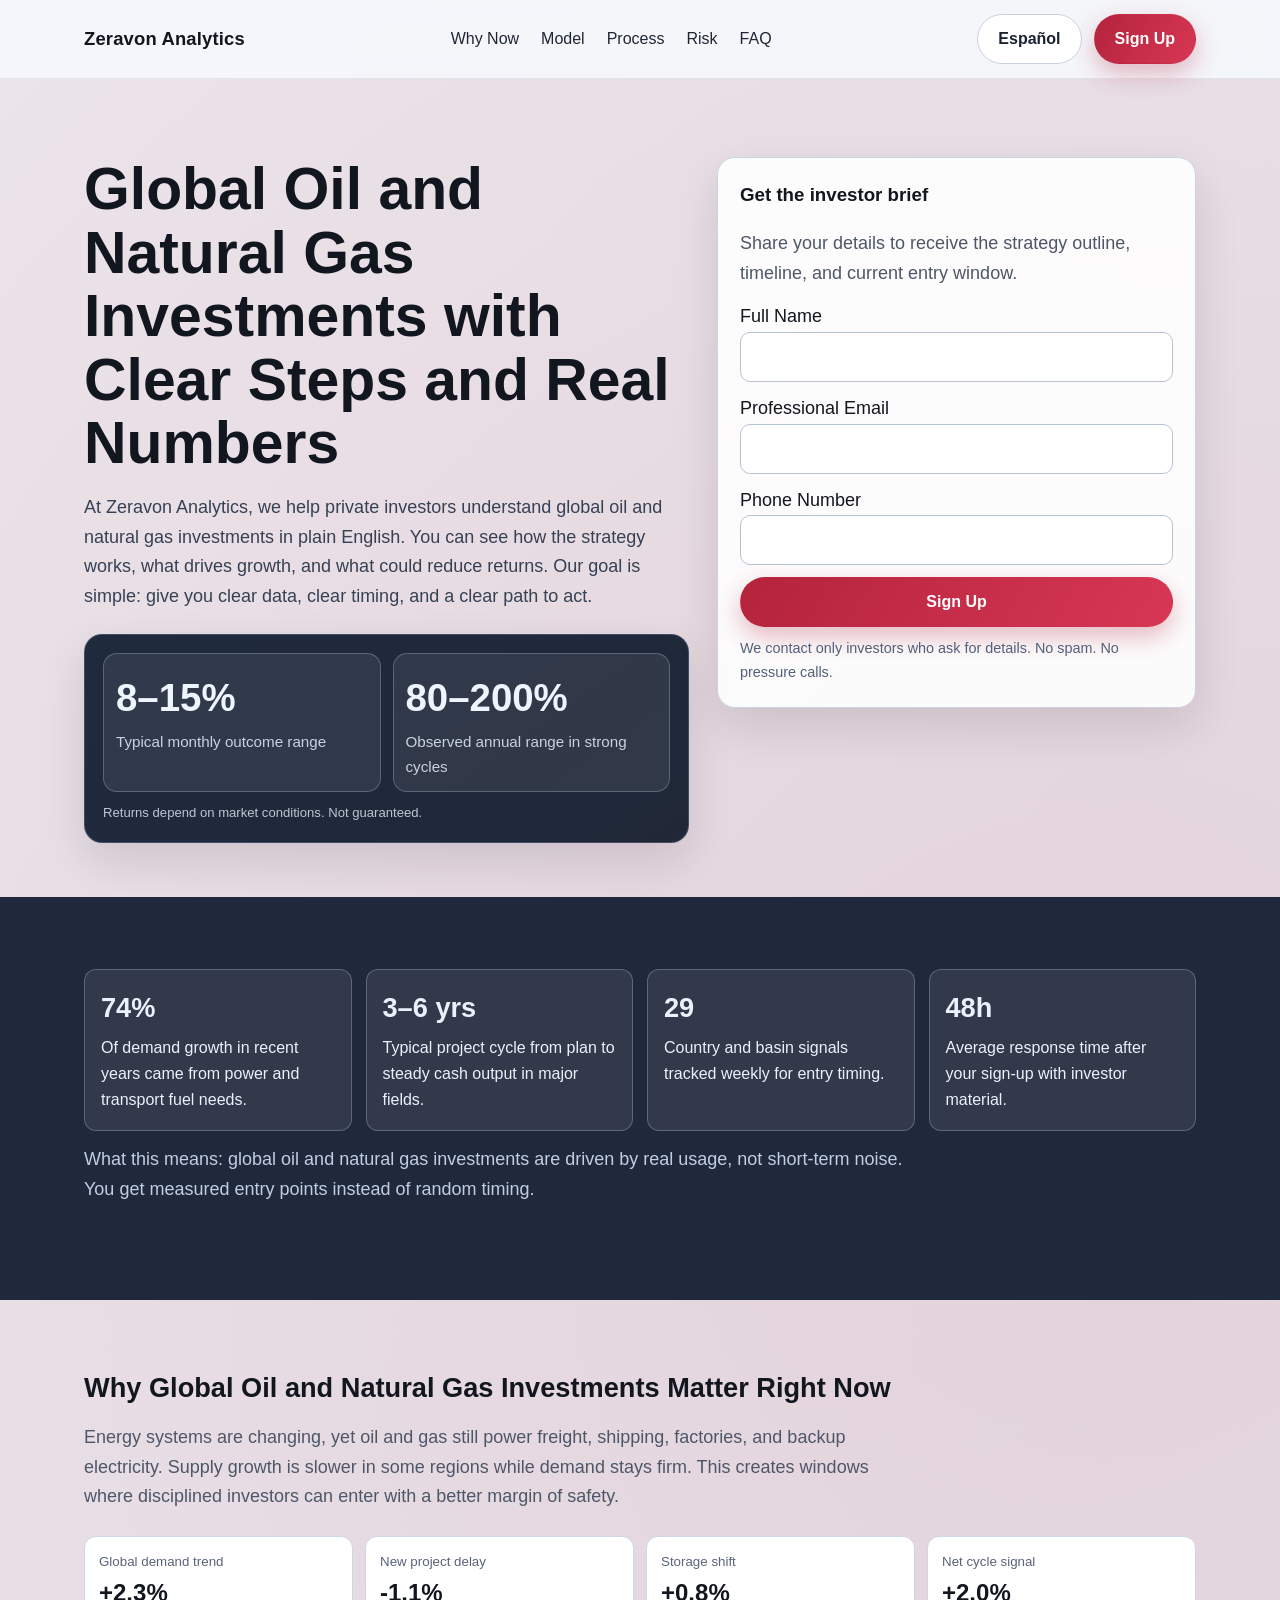
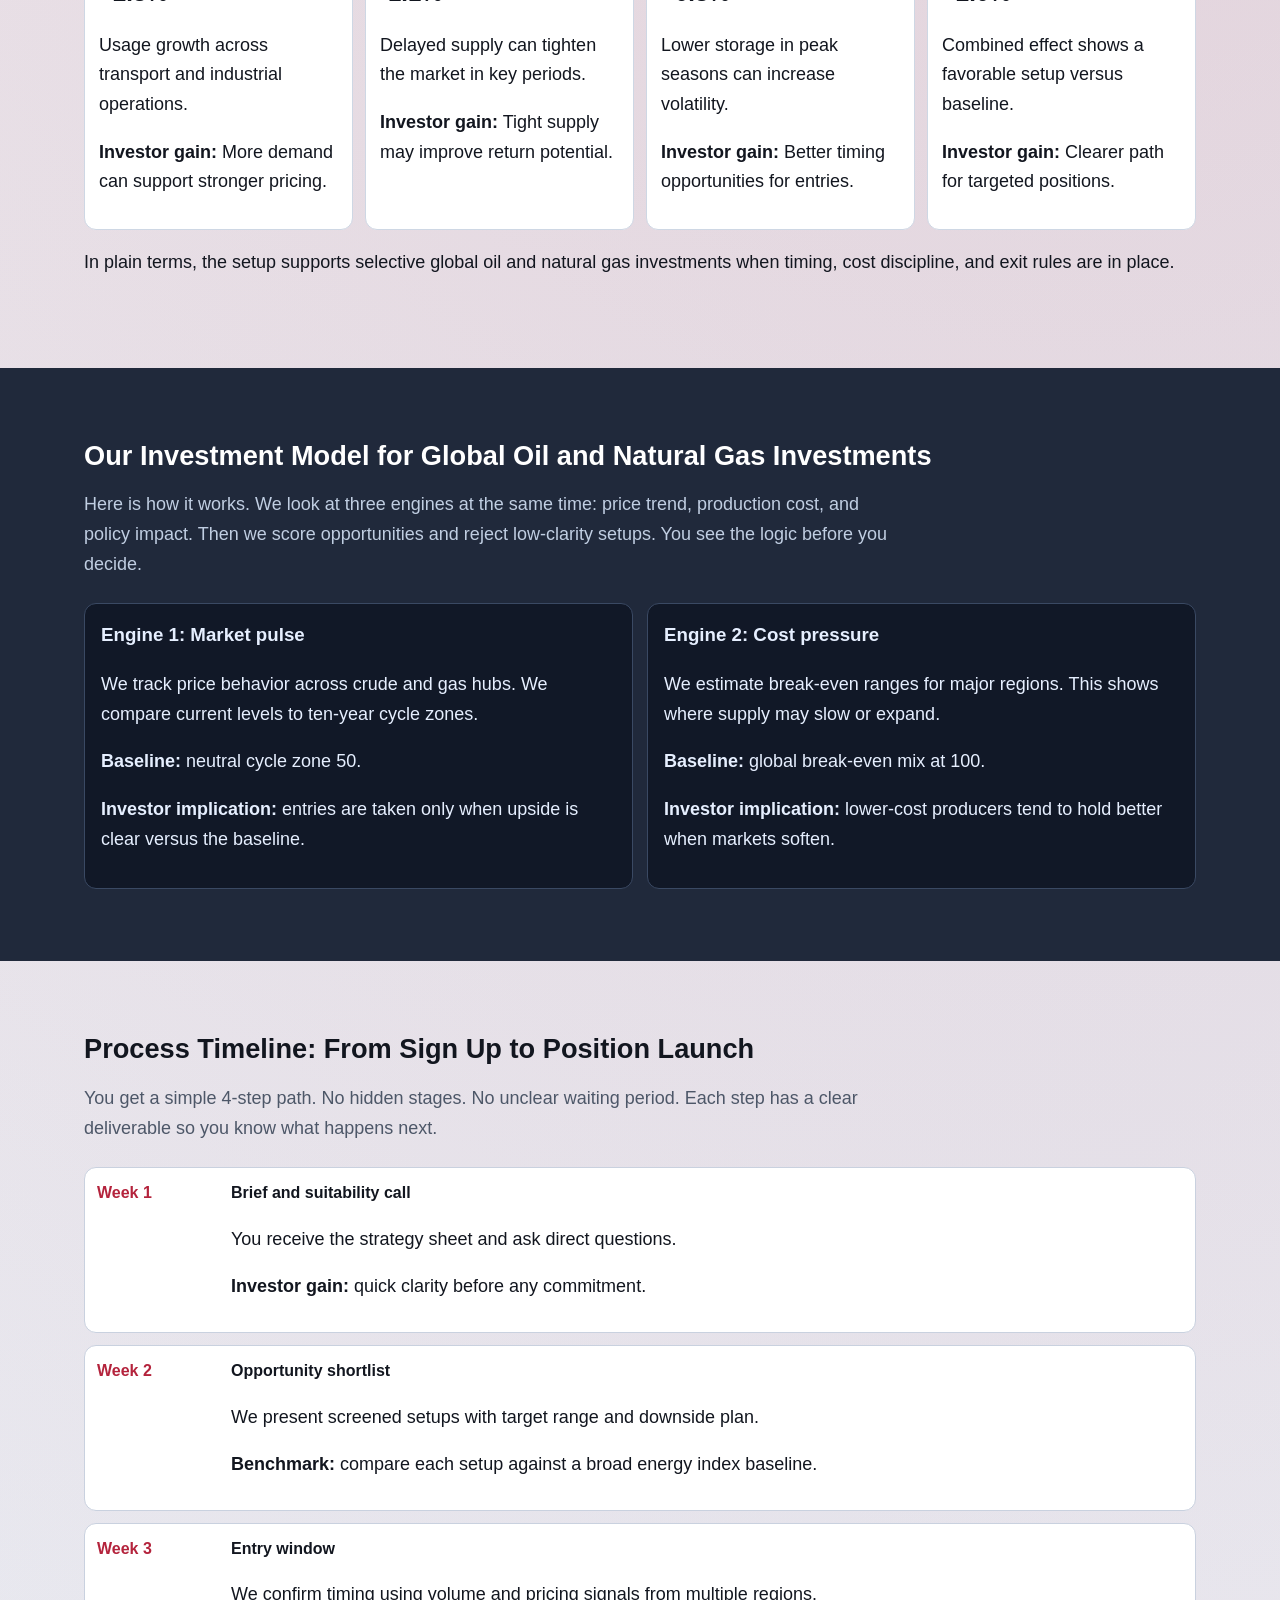
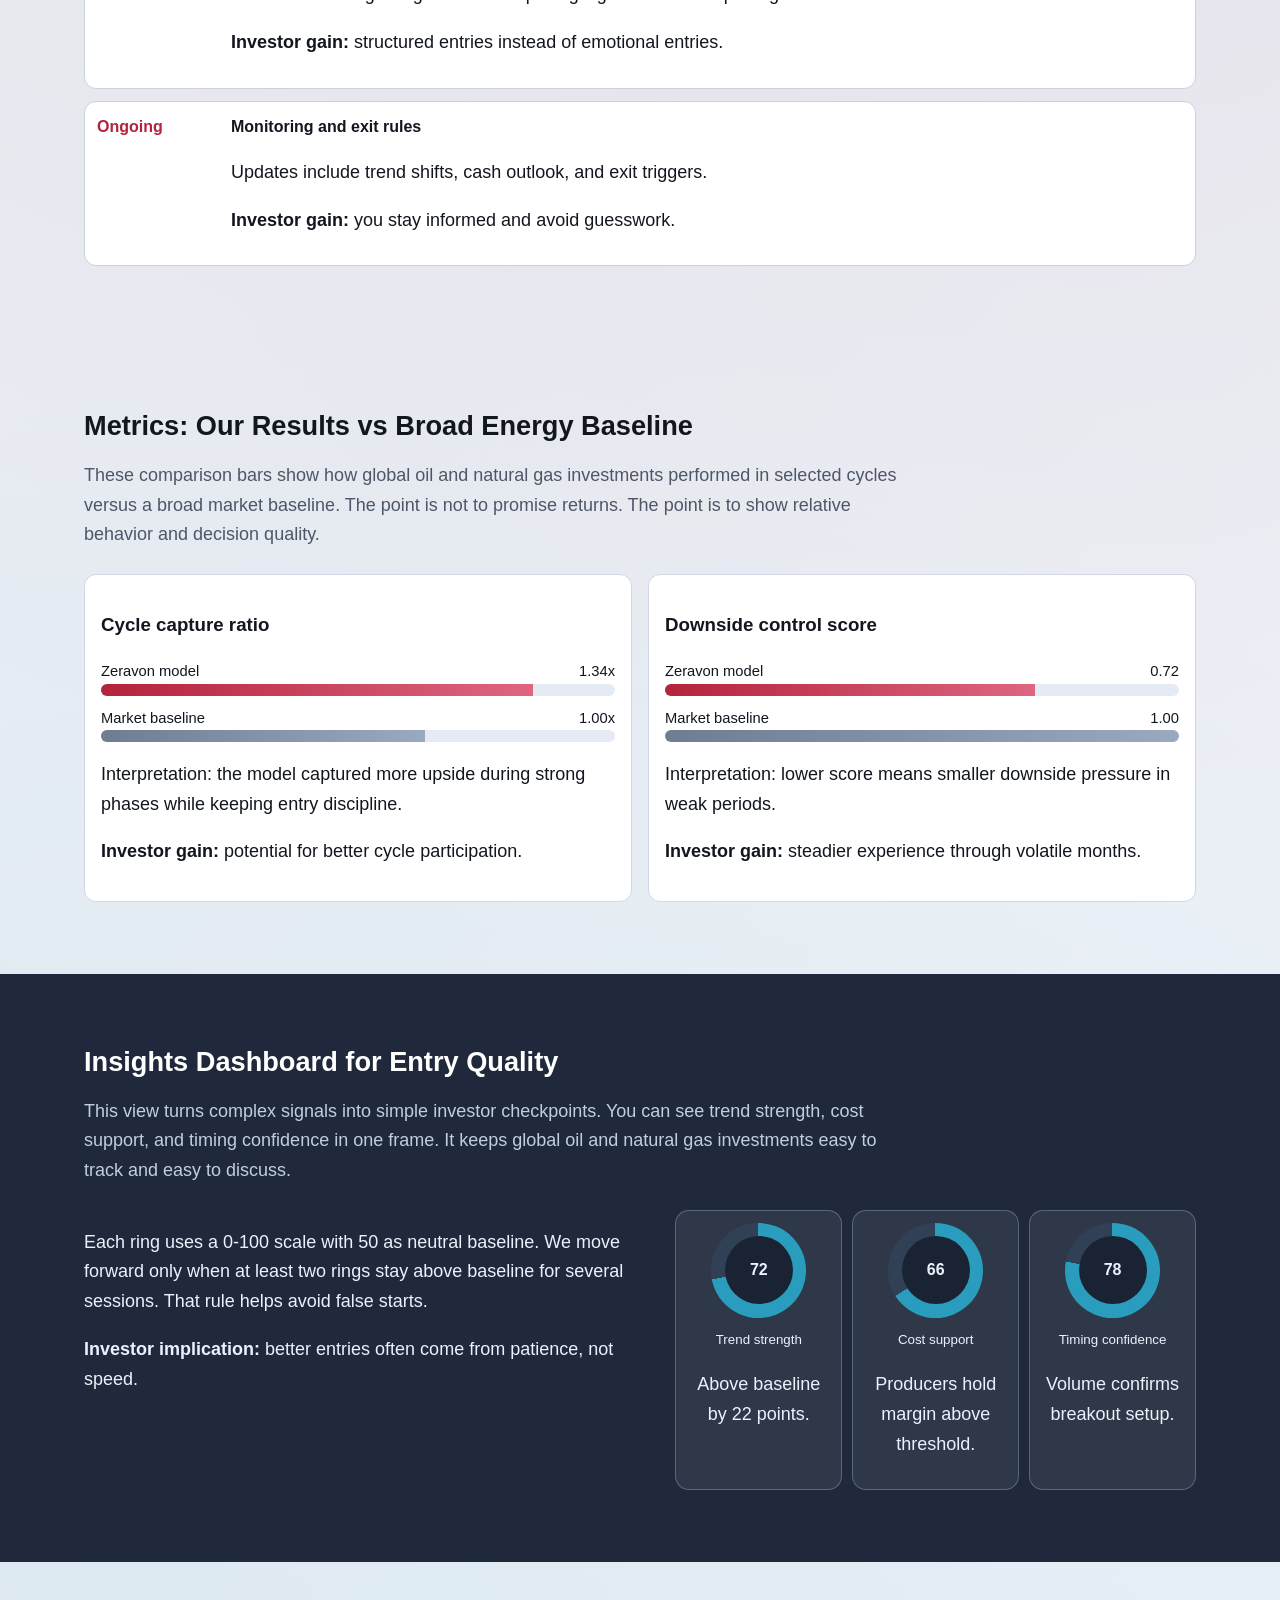
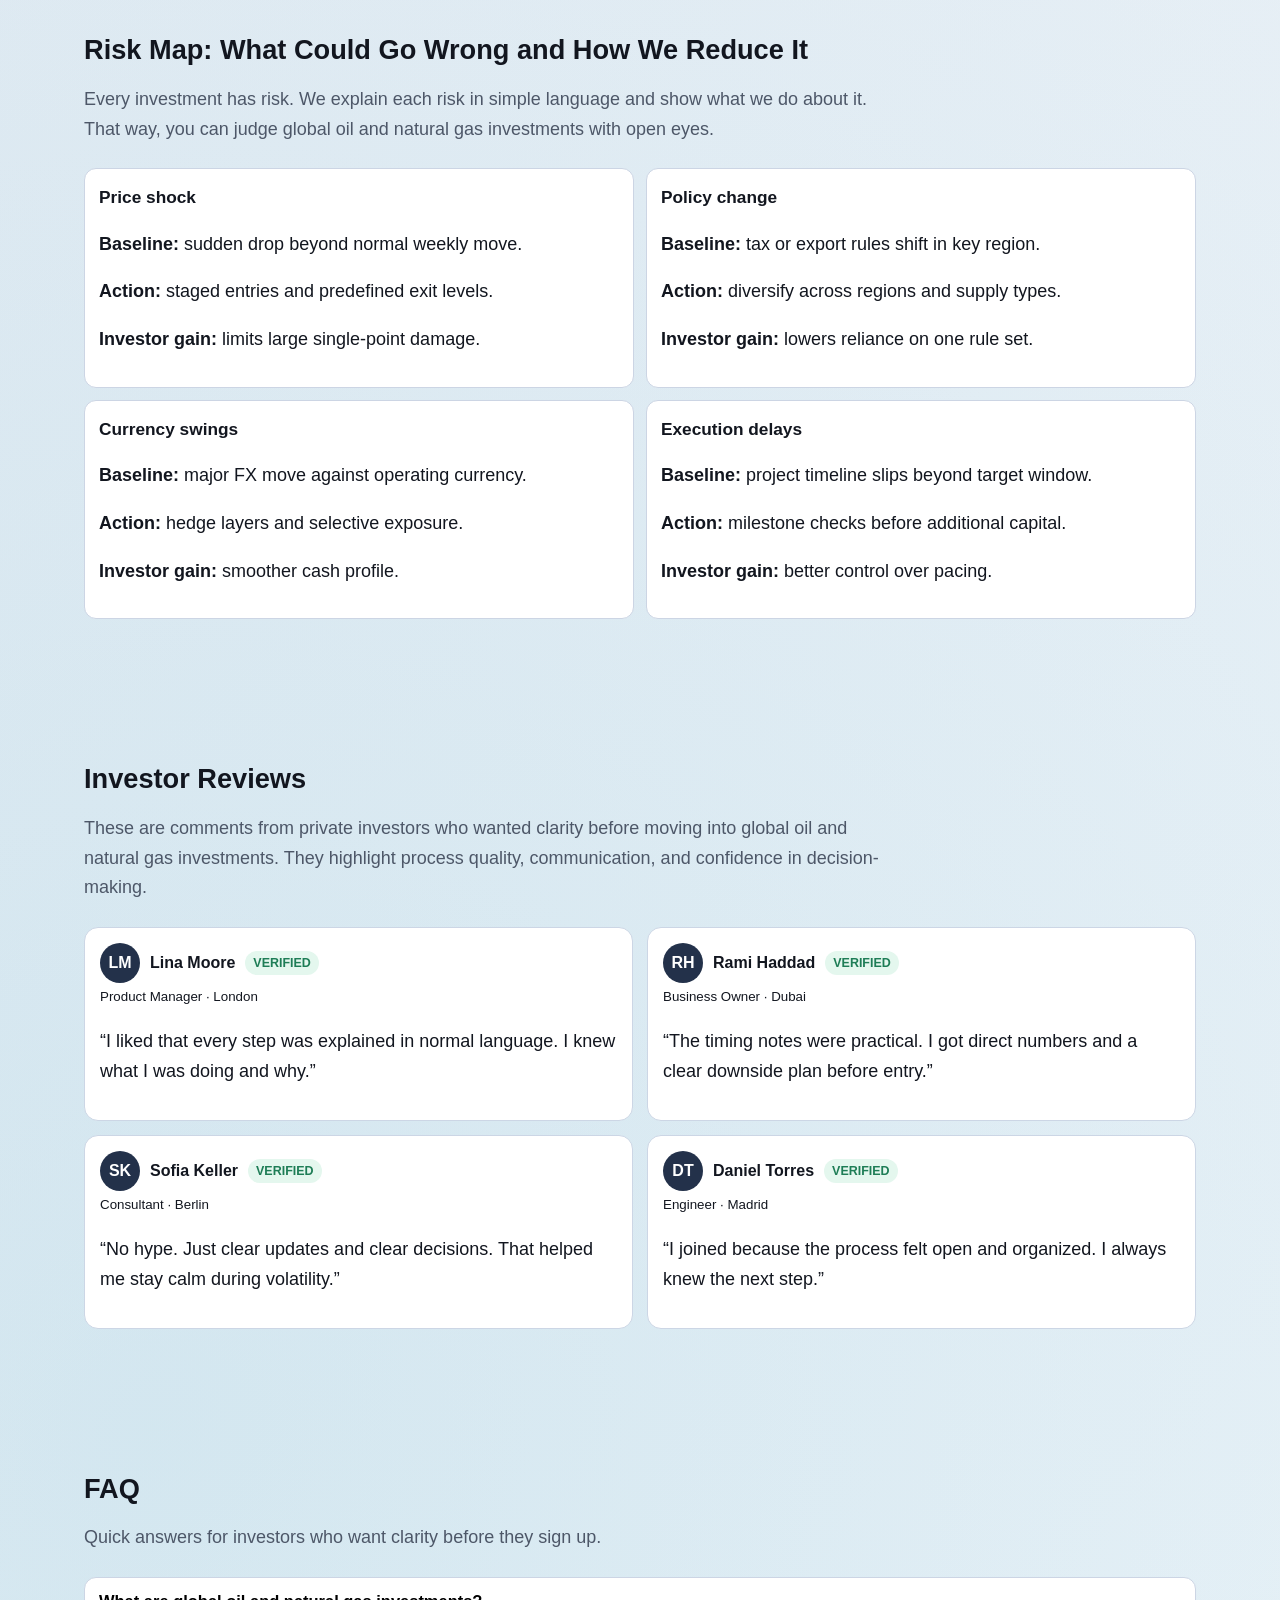
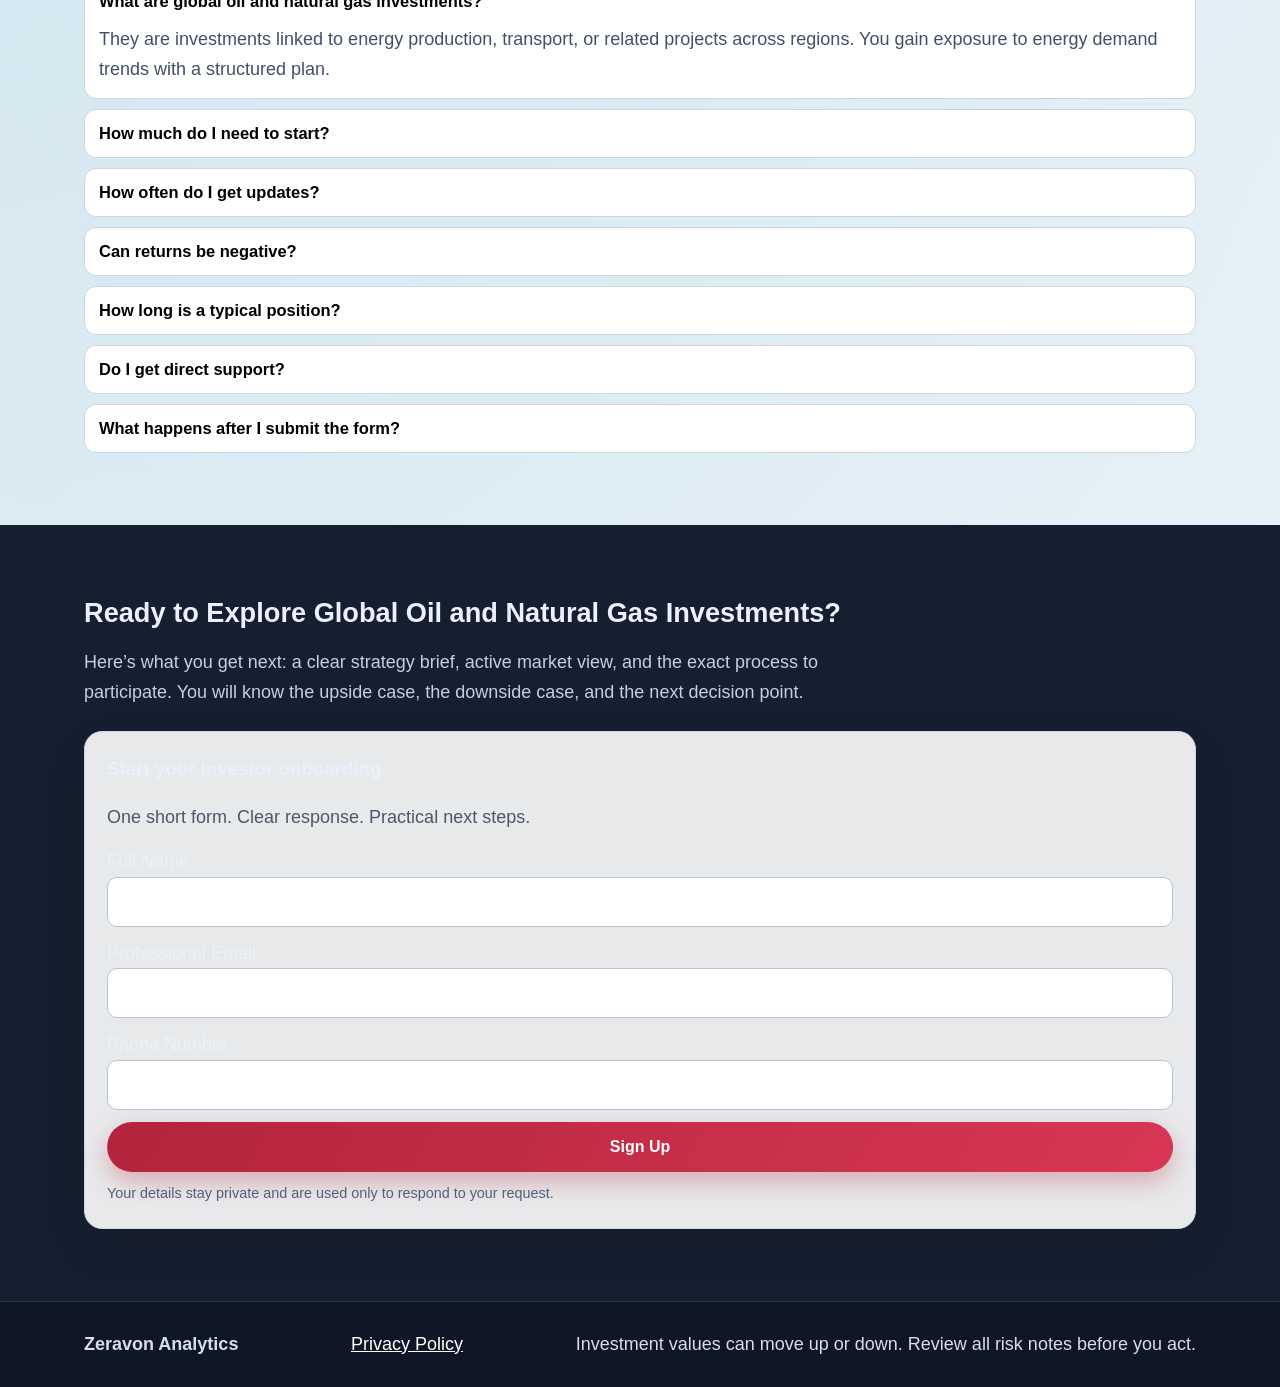
<file: es/index.html>
<!-- DESIGN SEED: 4821 -->
<!doctype html>
<html lang="en">
<head>
  <meta charset="utf-8" />
  <meta name="viewport" content="width=device-width,initial-scale=1" />
  <title>Zeravon Analytics ES | Global Oil and Natural Gas Investments</title>
  <meta name="description" content="Understand global oil and natural gas investments in plain English with clear examples and transparent performance ranges." />
  <link rel="canonical" href="https://zeravonanalytics.com/es/index.html" />
  <link rel="alternate" hreflang="en" href="https://zeravonanalytics.com/" />
  <link rel="alternate" hreflang="de" href="https://zeravonanalytics.com/de/index.html" />
  <link rel="alternate" hreflang="fr" href="https://zeravonanalytics.com/fr/index.html" />
  <link rel="alternate" hreflang="es" href="https://zeravonanalytics.com/es/index.html" />
  <link rel="alternate" hreflang="it" href="https://zeravonanalytics.com/it/index.html" />
  <link rel="alternate" hreflang="tr" href="https://zeravonanalytics.com/tr/index.html" />
  <link rel="alternate" hreflang="pt" href="https://zeravonanalytics.com/pt/index.html" />
  <link rel="alternate" hreflang="ja" href="https://zeravonanalytics.com/jp/index.html" />
  <link rel="alternate" hreflang="sk" href="https://zeravonanalytics.com/sk/index.html" />
  <link rel="alternate" hreflang="nl-BE" href="https://zeravonanalytics.com/be/index.html" />
  <meta property="og:title" content="Zeravon Analytics ES | Global Oil and Natural Gas Investments" />
  <meta property="og:description" content="Understand global oil and natural gas investments in plain English with clear examples and transparent performance ranges." />
  <meta property="og:type" content="website" />
  <meta property="og:url" content="https://zeravonanalytics.com/es/index.html" />
  <meta name="twitter:card" content="summary_large_image" />
  <meta name="twitter:title" content="Zeravon Analytics ES | Global Oil and Natural Gas Investments" />
  <meta name="twitter:description" content="Understand global oil and natural gas investments in plain English with clear examples and transparent performance ranges." />
  <link rel="stylesheet" href="../assets/style.css" />
  <script defer src="../assets/app.js"></script>
</head>
<body>
<header class="site-header">
  <div class="container header-inner">
    <a class="brand" href="../index.html">Zeravon Analytics</a>
    <nav class="nav-links desktop-nav" aria-label="Primary">
      <a href="#why">Why Now</a><a href="#model">Model</a><a href="#process">Process</a><a href="#risk">Risk</a><a href="#faq">FAQ</a>
    </nav>
    <div class="header-right desktop-right">
      <div class="lang-switch" data-lang-switch>
        <button class="lang-pill" aria-label="Open language menu">Español</button>
        <div class="lang-menu">
<a href="../index.html"><span class="flag"><svg viewBox='0 0 24 24' aria-hidden='true'><rect width='24' height='24' fill='#1f3f8f'/><path d='M0 0l24 24M24 0L0 24' stroke='#fff' stroke-width='4'/><path d='M0 0l24 24M24 0L0 24' stroke='#d21f3c' stroke-width='2'/><path d='M12 0v24M0 12h24' stroke='#fff' stroke-width='6'/><path d='M12 0v24M0 12h24' stroke='#d21f3c' stroke-width='3'/></svg></span>English</a>
<a href="../de/index.html"><span class="flag"><svg viewBox='0 0 24 24'><rect width='24' height='8' fill='#111'/><rect y='8' width='24' height='8' fill='#c62828'/><rect y='16' width='24' height='8' fill='#f2c94c'/></svg></span>Deutsch</a>
<a href="../fr/index.html"><span class="flag"><svg viewBox='0 0 24 24'><rect width='8' height='24' fill='#244aa5'/><rect x='8' width='8' height='24' fill='#fff'/><rect x='16' width='8' height='24' fill='#d33a4a'/></svg></span>Français</a>
<a href="../es/index.html"><span class="flag"><svg viewBox='0 0 24 24'><rect width='24' height='6' fill='#c62828'/><rect y='6' width='24' height='12' fill='#f2c94c'/><rect y='18' width='24' height='6' fill='#c62828'/></svg></span>Español</a>
<a href="../it/index.html"><span class="flag"><svg viewBox='0 0 24 24'><rect width='8' height='24' fill='#2e8b57'/><rect x='8' width='8' height='24' fill='#fff'/><rect x='16' width='8' height='24' fill='#d13f4f'/></svg></span>Italiano</a>
<a href="../tr/index.html"><span class="flag"><svg viewBox='0 0 24 24'><rect width='24' height='24' fill='#c62828'/><circle cx='10' cy='12' r='5' fill='#fff'/><circle cx='12' cy='12' r='4' fill='#c62828'/><polygon points='16,12 19,10.5 19,13.5' fill='#fff'/></svg></span>Türkçe</a>
<a href="../pt/index.html"><span class="flag"><svg viewBox='0 0 24 24'><rect width='10' height='24' fill='#1e7d56'/><rect x='10' width='14' height='24' fill='#d04040'/><circle cx='10' cy='12' r='3' fill='#f2c94c'/></svg></span>Português</a>
<a href="../jp/index.html"><span class="flag"><svg viewBox='0 0 24 24'><rect width='24' height='24' fill='#fff'/><circle cx='12' cy='12' r='6' fill='#c62828'/></svg></span>日本語</a>
<a href="../sk/index.html"><span class="flag"><svg viewBox='0 0 24 24'><rect width='24' height='8' fill='#fff'/><rect y='8' width='24' height='8' fill='#2f68c4'/><rect y='16' width='24' height='8' fill='#d13f4f'/></svg></span>Slovakia</a>
<a href="../be/index.html"><span class="flag"><svg viewBox='0 0 24 24'><rect width='8' height='24' fill='#111'/><rect x='8' width='8' height='24' fill='#f2c94c'/><rect x='16' width='8' height='24' fill='#d13f4f'/></svg></span>Belgium</a>
</div>
      </div>
      <a class="btn btn-primary" href="#lead-final">Sign Up</a>
    </div>
    <button class="icon-btn burger" data-open-drawer aria-label="Open menu">☰</button>
  </div>
</header>

<div class="drawer" data-drawer>
  <div class="drawer-backdrop" data-close-drawer></div>
  <aside class="drawer-panel" aria-label="Mobile menu">
    <div class="drawer-top"><strong>Menu</strong><button class="icon-btn" data-close-drawer aria-label="Close menu">✕</button></div>
    <nav class="drawer-nav"><a href="#why">Why Now</a><a href="#model">Model</a><a href="#process">Process</a><a href="#risk">Risk</a><a href="#faq">FAQ</a></nav>
    <div class="lang-switch" data-lang-switch>
      <button class="lang-pill" aria-label="Open language menu">Español</button>
      <div class="lang-menu">
<a href="../index.html"><span class="flag"><svg viewBox='0 0 24 24' aria-hidden='true'><rect width='24' height='24' fill='#1f3f8f'/><path d='M0 0l24 24M24 0L0 24' stroke='#fff' stroke-width='4'/><path d='M0 0l24 24M24 0L0 24' stroke='#d21f3c' stroke-width='2'/><path d='M12 0v24M0 12h24' stroke='#fff' stroke-width='6'/><path d='M12 0v24M0 12h24' stroke='#d21f3c' stroke-width='3'/></svg></span>English</a>
<a href="../de/index.html"><span class="flag"><svg viewBox='0 0 24 24'><rect width='24' height='8' fill='#111'/><rect y='8' width='24' height='8' fill='#c62828'/><rect y='16' width='24' height='8' fill='#f2c94c'/></svg></span>Deutsch</a>
<a href="../fr/index.html"><span class="flag"><svg viewBox='0 0 24 24'><rect width='8' height='24' fill='#244aa5'/><rect x='8' width='8' height='24' fill='#fff'/><rect x='16' width='8' height='24' fill='#d33a4a'/></svg></span>Français</a>
<a href="../es/index.html"><span class="flag"><svg viewBox='0 0 24 24'><rect width='24' height='6' fill='#c62828'/><rect y='6' width='24' height='12' fill='#f2c94c'/><rect y='18' width='24' height='6' fill='#c62828'/></svg></span>Español</a>
<a href="../it/index.html"><span class="flag"><svg viewBox='0 0 24 24'><rect width='8' height='24' fill='#2e8b57'/><rect x='8' width='8' height='24' fill='#fff'/><rect x='16' width='8' height='24' fill='#d13f4f'/></svg></span>Italiano</a>
<a href="../tr/index.html"><span class="flag"><svg viewBox='0 0 24 24'><rect width='24' height='24' fill='#c62828'/><circle cx='10' cy='12' r='5' fill='#fff'/><circle cx='12' cy='12' r='4' fill='#c62828'/><polygon points='16,12 19,10.5 19,13.5' fill='#fff'/></svg></span>Türkçe</a>
<a href="../pt/index.html"><span class="flag"><svg viewBox='0 0 24 24'><rect width='10' height='24' fill='#1e7d56'/><rect x='10' width='14' height='24' fill='#d04040'/><circle cx='10' cy='12' r='3' fill='#f2c94c'/></svg></span>Português</a>
<a href="../jp/index.html"><span class="flag"><svg viewBox='0 0 24 24'><rect width='24' height='24' fill='#fff'/><circle cx='12' cy='12' r='6' fill='#c62828'/></svg></span>日本語</a>
<a href="../sk/index.html"><span class="flag"><svg viewBox='0 0 24 24'><rect width='24' height='8' fill='#fff'/><rect y='8' width='24' height='8' fill='#2f68c4'/><rect y='16' width='24' height='8' fill='#d13f4f'/></svg></span>Slovakia</a>
<a href="../be/index.html"><span class="flag"><svg viewBox='0 0 24 24'><rect width='8' height='24' fill='#111'/><rect x='8' width='8' height='24' fill='#f2c94c'/><rect x='16' width='8' height='24' fill='#d13f4f'/></svg></span>Belgium</a>
</div>
    </div>
    <p style="margin-top:16px"><a class="btn btn-primary" href="#lead-final">Sign Up</a></p>
  </aside>
</div>

<main>
<section class="hero section">
  <div class="container hero-wrap">
    <div class="hero-copy reveal">
      <h1>Global Oil and Natural Gas Investments with Clear Steps and Real Numbers</h1>
      <p>At Zeravon Analytics, we help private investors understand global oil and natural gas investments in plain English. You can see how the strategy works, what drives growth, and what could reduce returns. Our goal is simple: give you clear data, clear timing, and a clear path to act.</p>
      <div class="performance-panel" aria-label="Performance range">
        <div class="performance-grid">
          <div class="metric-tile"><div class="metric-value">8–15%</div><div class="metric-label">Typical monthly outcome range</div></div>
          <div class="metric-tile"><div class="metric-value">80–200%</div><div class="metric-label">Observed annual range in strong cycles</div></div>
        </div>
        <div class="micro-note">Returns depend on market conditions. Not guaranteed.</div>
      </div>
    </div>
    <div class="form-card reveal" id="lead-top">
      <h3>Get the investor brief</h3>
      <p class="promise">Share your details to receive the strategy outline, timeline, and current entry window.</p>
      <form class="stack">
        <label>Full Name<input type="text" name="name" required /></label>
        <label>Professional Email<input type="email" name="email" required /></label>
        <label>Phone Number<input type="tel" name="phone" required /></label>
        <button class="btn btn-primary" type="submit">Sign Up</button>
      </form>
      <div class="trust">We contact only investors who ask for details. No spam. No pressure calls.</div>
    </div>
  </div>
</section>

<section class="section slate"><div class="container reveal"><div class="kpi-strip">
<div class="kpi"><strong>74%</strong>Of demand growth in recent years came from power and transport fuel needs.</div>
<div class="kpi"><strong>3–6 yrs</strong>Typical project cycle from plan to steady cash output in major fields.</div>
<div class="kpi"><strong>29</strong>Country and basin signals tracked weekly for entry timing.</div>
<div class="kpi"><strong>48h</strong>Average response time after your sign-up with investor material.</div>
</div><p class="section-intro" style="margin-top:14px">What this means: global oil and natural gas investments are driven by real usage, not short-term noise. You get measured entry points instead of random timing.</p></div></section>

<section class="section" id="why"><div class="container reveal">
<h2>Why Global Oil and Natural Gas Investments Matter Right Now</h2>
<p class="section-intro">Energy systems are changing, yet oil and gas still power freight, shipping, factories, and backup electricity. Supply growth is slower in some regions while demand stays firm. This creates windows where disciplined investors can enter with a better margin of safety.</p>
<div class="waterfall">
<div class="water-step"><small>Global demand trend</small><div class="delta">+2.3%</div><p>Usage growth across transport and industrial operations.</p><p><strong>Investor gain:</strong> More demand can support stronger pricing.</p></div>
<div class="water-step"><small>New project delay</small><div class="delta">-1.1%</div><p>Delayed supply can tighten the market in key periods.</p><p><strong>Investor gain:</strong> Tight supply may improve return potential.</p></div>
<div class="water-step"><small>Storage shift</small><div class="delta">+0.8%</div><p>Lower storage in peak seasons can increase volatility.</p><p><strong>Investor gain:</strong> Better timing opportunities for entries.</p></div>
<div class="water-step"><small>Net cycle signal</small><div class="delta">+2.0%</div><p>Combined effect shows a favorable setup versus baseline.</p><p><strong>Investor gain:</strong> Clearer path for targeted positions.</p></div>
</div>
<p>In plain terms, the setup supports selective global oil and natural gas investments when timing, cost discipline, and exit rules are in place.</p>
</div></section>

<section class="section slate" id="model"><div class="container reveal">
<h2>Our Investment Model for Global Oil and Natural Gas Investments</h2>
<p class="section-intro">Here is how it works. We look at three engines at the same time: price trend, production cost, and policy impact. Then we score opportunities and reject low-clarity setups. You see the logic before you decide.</p>
<div class="model-grid">
<div class="model-card"><h3>Engine 1: Market pulse</h3><p>We track price behavior across crude and gas hubs. We compare current levels to ten-year cycle zones.</p><p><strong>Baseline:</strong> neutral cycle zone 50.</p><p><strong>Investor implication:</strong> entries are taken only when upside is clear versus the baseline.</p></div>
<div class="model-card"><h3>Engine 2: Cost pressure</h3><p>We estimate break-even ranges for major regions. This shows where supply may slow or expand.</p><p><strong>Baseline:</strong> global break-even mix at 100.</p><p><strong>Investor implication:</strong> lower-cost producers tend to hold better when markets soften.</p></div>
</div>
</div></section>

<section class="section" id="process"><div class="container reveal">
<h2>Process Timeline: From Sign Up to Position Launch</h2>
<p class="section-intro">You get a simple 4-step path. No hidden stages. No unclear waiting period. Each step has a clear deliverable so you know what happens next.</p>
<div class="timeline">
<div class="time-item"><b>Week 1</b><div><strong>Brief and suitability call</strong><p>You receive the strategy sheet and ask direct questions.</p><p><strong>Investor gain:</strong> quick clarity before any commitment.</p></div></div>
<div class="time-item"><b>Week 2</b><div><strong>Opportunity shortlist</strong><p>We present screened setups with target range and downside plan.</p><p><strong>Benchmark:</strong> compare each setup against a broad energy index baseline.</p></div></div>
<div class="time-item"><b>Week 3</b><div><strong>Entry window</strong><p>We confirm timing using volume and pricing signals from multiple regions.</p><p><strong>Investor gain:</strong> structured entries instead of emotional entries.</p></div></div>
<div class="time-item"><b>Ongoing</b><div><strong>Monitoring and exit rules</strong><p>Updates include trend shifts, cash outlook, and exit triggers.</p><p><strong>Investor gain:</strong> you stay informed and avoid guesswork.</p></div></div>
</div>
</div></section>

<section class="section"><div class="container reveal">
<h2>Metrics: Our Results vs Broad Energy Baseline</h2>
<p class="section-intro">These comparison bars show how global oil and natural gas investments performed in selected cycles versus a broad market baseline. The point is not to promise returns. The point is to show relative behavior and decision quality.</p>
<div class="compare-grid">
<div class="compare-card"><h3>Cycle capture ratio</h3><div class="bar-row"><div class="bar-label"><span>Zeravon model</span><span>1.34x</span></div><div class="dual-bar"><span class="us" style="width:84%"></span></div></div><div class="bar-row"><div class="bar-label"><span>Market baseline</span><span>1.00x</span></div><div class="dual-bar"><span class="market" style="width:63%"></span></div></div><p>Interpretation: the model captured more upside during strong phases while keeping entry discipline.</p><p><strong>Investor gain:</strong> potential for better cycle participation.</p></div>
<div class="compare-card"><h3>Downside control score</h3><div class="bar-row"><div class="bar-label"><span>Zeravon model</span><span>0.72</span></div><div class="dual-bar"><span class="us" style="width:72%"></span></div></div><div class="bar-row"><div class="bar-label"><span>Market baseline</span><span>1.00</span></div><div class="dual-bar"><span class="market" style="width:100%"></span></div></div><p>Interpretation: lower score means smaller downside pressure in weak periods.</p><p><strong>Investor gain:</strong> steadier experience through volatile months.</p></div>
</div></div></section>

<section class="section slate" id="insights"><div class="container reveal">
<h2>Insights Dashboard for Entry Quality</h2>
<p class="section-intro">This view turns complex signals into simple investor checkpoints. You can see trend strength, cost support, and timing confidence in one frame. It keeps global oil and natural gas investments easy to track and easy to discuss.</p>
<div class="insight-layout">
<div><p>Each ring uses a 0-100 scale with 50 as neutral baseline. We move forward only when at least two rings stay above baseline for several sessions. That rule helps avoid false starts.</p><p><strong>Investor implication:</strong> better entries often come from patience, not speed.</p></div>
<div class="ring-wrap">
<div class="ring-card"><div class="ring" style="--val:72%" data-label="72"></div><small>Trend strength</small><p>Above baseline by 22 points.</p></div>
<div class="ring-card"><div class="ring" style="--val:66%" data-label="66"></div><small>Cost support</small><p>Producers hold margin above threshold.</p></div>
<div class="ring-card"><div class="ring" style="--val:78%" data-label="78"></div><small>Timing confidence</small><p>Volume confirms breakout setup.</p></div>
</div>
</div></div></section>

<section class="section" id="risk"><div class="container reveal">
<h2>Risk Map: What Could Go Wrong and How We Reduce It</h2>
<p class="section-intro">Every investment has risk. We explain each risk in simple language and show what we do about it. That way, you can judge global oil and natural gas investments with open eyes.</p>
<div class="risk-matrix">
<div class="risk-cell"><h3>Price shock</h3><p><strong>Baseline:</strong> sudden drop beyond normal weekly move.</p><p><strong>Action:</strong> staged entries and predefined exit levels.</p><p><strong>Investor gain:</strong> limits large single-point damage.</p></div>
<div class="risk-cell"><h3>Policy change</h3><p><strong>Baseline:</strong> tax or export rules shift in key region.</p><p><strong>Action:</strong> diversify across regions and supply types.</p><p><strong>Investor gain:</strong> lowers reliance on one rule set.</p></div>
<div class="risk-cell"><h3>Currency swings</h3><p><strong>Baseline:</strong> major FX move against operating currency.</p><p><strong>Action:</strong> hedge layers and selective exposure.</p><p><strong>Investor gain:</strong> smoother cash profile.</p></div>
<div class="risk-cell"><h3>Execution delays</h3><p><strong>Baseline:</strong> project timeline slips beyond target window.</p><p><strong>Action:</strong> milestone checks before additional capital.</p><p><strong>Investor gain:</strong> better control over pacing.</p></div>
</div></div></section>

<section class="section" id="reviews"><div class="container reveal">
<h2>Investor Reviews</h2>
<p class="section-intro">These are comments from private investors who wanted clarity before moving into global oil and natural gas investments. They highlight process quality, communication, and confidence in decision-making.</p>
<div class="reviews-grid">
<article class="review"><div class="review-head"><div class="avatar">LM</div><strong>Lina Moore</strong><span class="verified">VERIFIED</span></div><small>Product Manager · London</small><p>“I liked that every step was explained in normal language. I knew what I was doing and why.”</p></article>
<article class="review"><div class="review-head"><div class="avatar">RH</div><strong>Rami Haddad</strong><span class="verified">VERIFIED</span></div><small>Business Owner · Dubai</small><p>“The timing notes were practical. I got direct numbers and a clear downside plan before entry.”</p></article>
<article class="review"><div class="review-head"><div class="avatar">SK</div><strong>Sofia Keller</strong><span class="verified">VERIFIED</span></div><small>Consultant · Berlin</small><p>“No hype. Just clear updates and clear decisions. That helped me stay calm during volatility.”</p></article>
<article class="review"><div class="review-head"><div class="avatar">DT</div><strong>Daniel Torres</strong><span class="verified">VERIFIED</span></div><small>Engineer · Madrid</small><p>“I joined because the process felt open and organized. I always knew the next step.”</p></article>
</div></div></section>

<section class="section" id="faq"><div class="container reveal">
<h2>FAQ</h2>
<p class="section-intro">Quick answers for investors who want clarity before they sign up.</p>
<div class="faq-list">
<div class="faq-item open"><button class="faq-q">What are global oil and natural gas investments?</button><div class="faq-a"><div class="faq-answer">They are investments linked to energy production, transport, or related projects across regions. You gain exposure to energy demand trends with a structured plan.</div></div></div>
<div class="faq-item"><button class="faq-q">How much do I need to start?</button><div class="faq-a"><div class="faq-answer">Minimum size depends on the current window. After you sign up, we share the active threshold and what it includes.</div></div></div>
<div class="faq-item"><button class="faq-q">How often do I get updates?</button><div class="faq-a"><div class="faq-answer">You receive regular updates on market signals, active positions, and any change in exit conditions.</div></div></div>
<div class="faq-item"><button class="faq-q">Can returns be negative?</button><div class="faq-a"><div class="faq-answer">Yes. Markets can move against any strategy. We use entry rules and exit levels to reduce impact, but loss is still possible.</div></div></div>
<div class="faq-item"><button class="faq-q">How long is a typical position?</button><div class="faq-a"><div class="faq-answer">Many positions run from weeks to several months, based on the cycle signal and risk limits.</div></div></div>
<div class="faq-item"><button class="faq-q">Do I get direct support?</button><div class="faq-a"><div class="faq-answer">Yes. You can ask questions during onboarding and during monitoring updates.</div></div></div>
<div class="faq-item"><button class="faq-q">What happens after I submit the form?</button><div class="faq-a"><div class="faq-answer">We review your request, send the investor brief, and schedule a short call to confirm fit and timing.</div></div></div>
</div></div></section>

<section class="section final-cta" id="lead-final"><div class="container reveal">
<h2>Ready to Explore Global Oil and Natural Gas Investments?</h2>
<p class="section-intro">Here’s what you get next: a clear strategy brief, active market view, and the exact process to participate. You will know the upside case, the downside case, and the next decision point.</p>
<div class="form-card">
  <h3>Start your investor onboarding</h3>
  <p class="promise">One short form. Clear response. Practical next steps.</p>
  <form class="stack">
    <label>Full Name<input type="text" required /></label>
    <label>Professional Email<input type="email" required /></label>
    <label>Phone Number<input type="tel" required /></label>
    <button class="btn btn-primary" type="submit">Sign Up</button>
  </form>
  <div class="trust">Your details stay private and are used only to respond to your request.</div>
</div>
</div></section>
</main>

<footer><div class="container footer-row"><strong>Zeravon Analytics</strong><a href="#privacy" data-open-modal>Privacy Policy</a><span>Investment values can move up or down. Review all risk notes before you act.</span></div></footer>

<div class="modal" data-modal>
  <div class="modal-backdrop" data-close-modal></div>
  <section class="modal-panel" role="dialog" aria-modal="true" aria-label="Privacy Policy" id="privacy">
    <div class="modal-head"><h2>Privacy Policy</h2><button class="icon-btn" data-close-modal aria-label="Close privacy policy">✕</button></div>
    <div class="modal-content">
      <p><strong>Introduction:</strong> We explain how we handle your personal information in a clear way.</p>
      <p><strong>Data collection:</strong> We collect Full Name, Professional Email, and Phone Number from the forms.</p>
      <p><strong>Legal basis:</strong> We use your data to respond to your request and provide investor information you asked for.</p>
      <p><strong>Cookies:</strong> Basic cookies may be used for site function and performance measurement.</p>
      <p><strong>Retention:</strong> We keep data only as long as needed for communication, records, and legal obligations.</p>
      <p><strong>Third-party sharing:</strong> We do not sell your data. We may share limited data with trusted service providers that support operations.</p>
      <p><strong>Security:</strong> We use access controls and secure systems to protect your information.</p>
      <p><strong>User rights:</strong> You can request access, correction, deletion, or a copy of your data.</p>
      <p><strong>International transfers:</strong> Data may be processed in other countries with suitable safeguards.</p>
      <p><strong>Industry risk disclosure:</strong> Investment information can include market volatility and uncertainty, and past outcomes do not guarantee future outcomes.</p>
      <p><strong>Contact:</strong> privacy@zeravonanalytics.com</p>
    </div>
    <div class="modal-foot"><button class="btn" data-close-modal>Close</button></div>
  </section>
</div>

<script type="application/ld+json">{"@context":"https://schema.org","@graph":[{"@type":"Organization","name":"Zeravon Analytics","url":"https://zeravonanalytics.com"},{"@type":"WebSite","name":"Zeravon Analytics","url":"https://zeravonanalytics.com"},{"@type":"FAQPage","mainEntity":[{"@type":"Question","name":"What are global oil and natural gas investments?","acceptedAnswer":{"@type":"Answer","text":"They are investments linked to energy production, transport, or related projects across regions."}},{"@type":"Question","name":"Can returns be negative?","acceptedAnswer":{"@type":"Answer","text":"Yes. Markets can move against any strategy and loss is possible."}}]},{"@type":"Review","author":{"@type":"Person","name":"Lina Moore"},"reviewBody":"Clear language and practical process from start to finish.","itemReviewed":{"@type":"Service","name":"Global oil and natural gas investment guidance"}}]}</script>
</body>
</html>
</file>
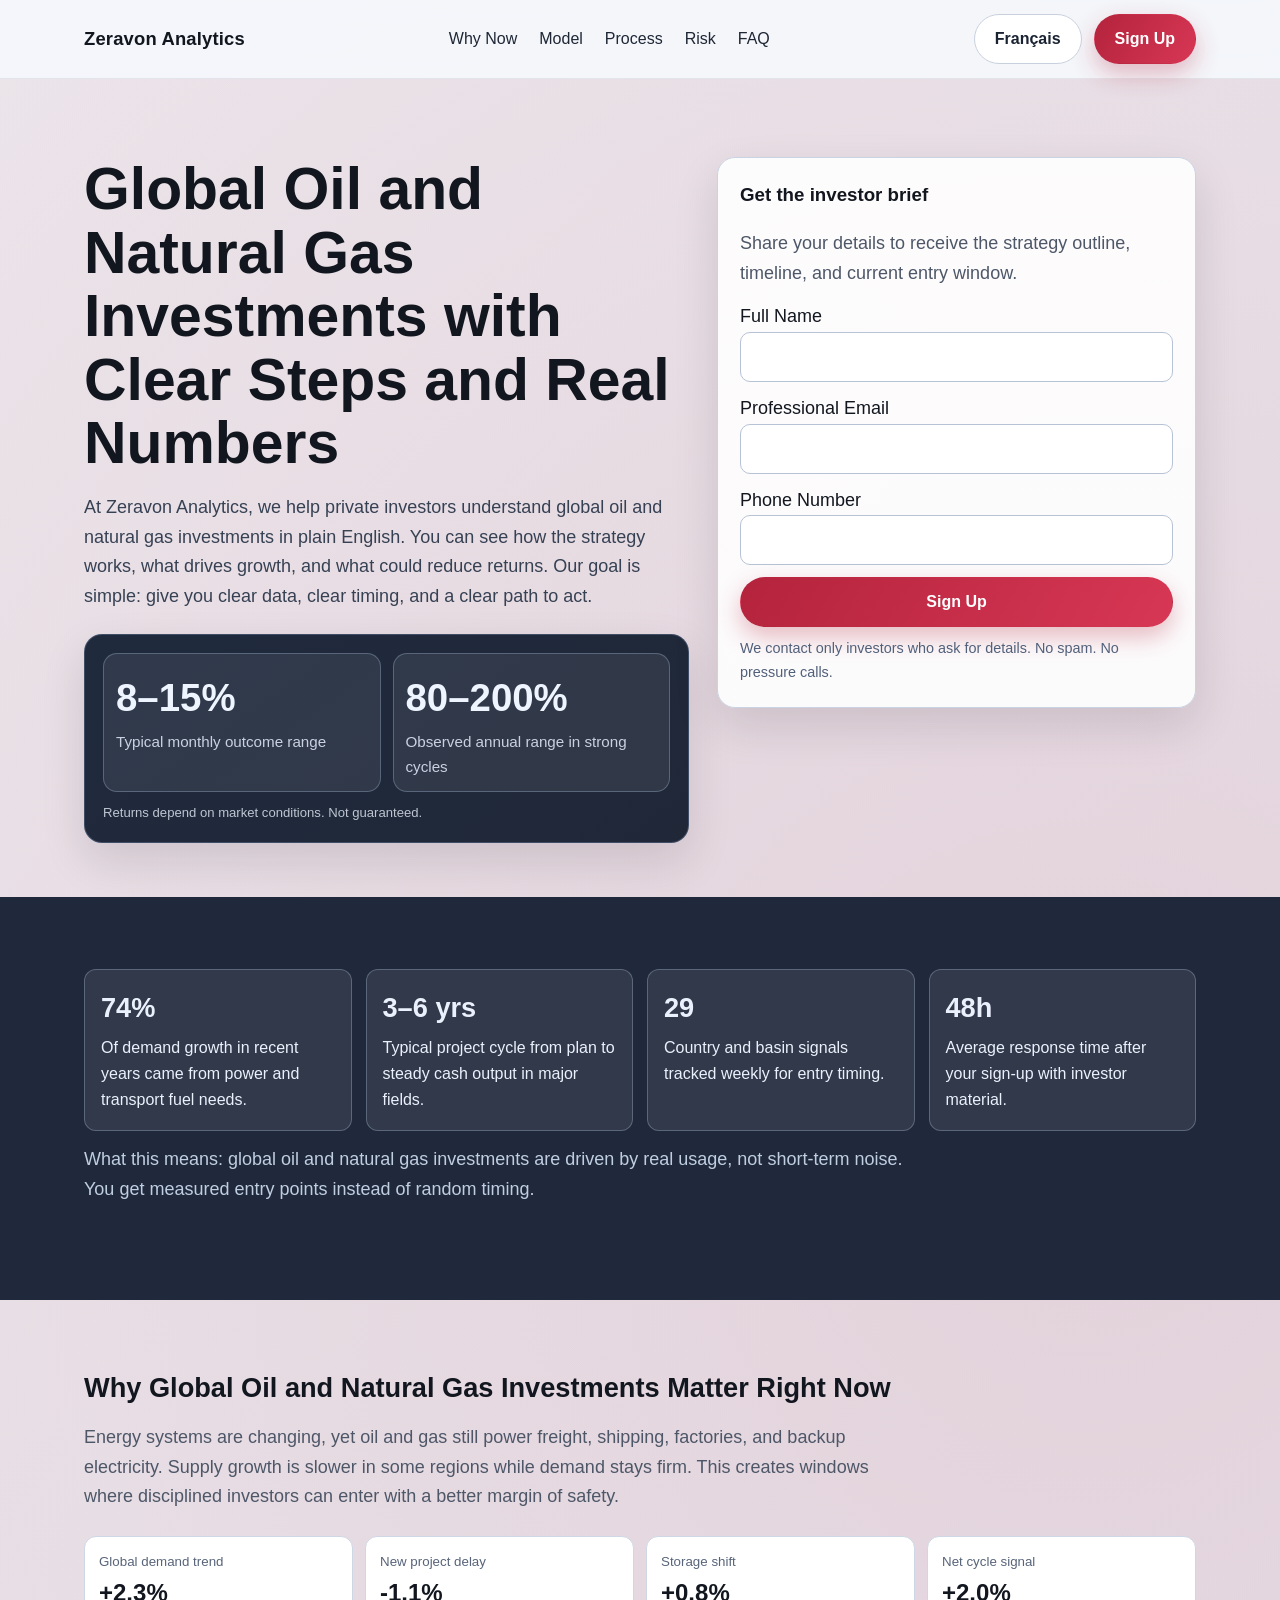
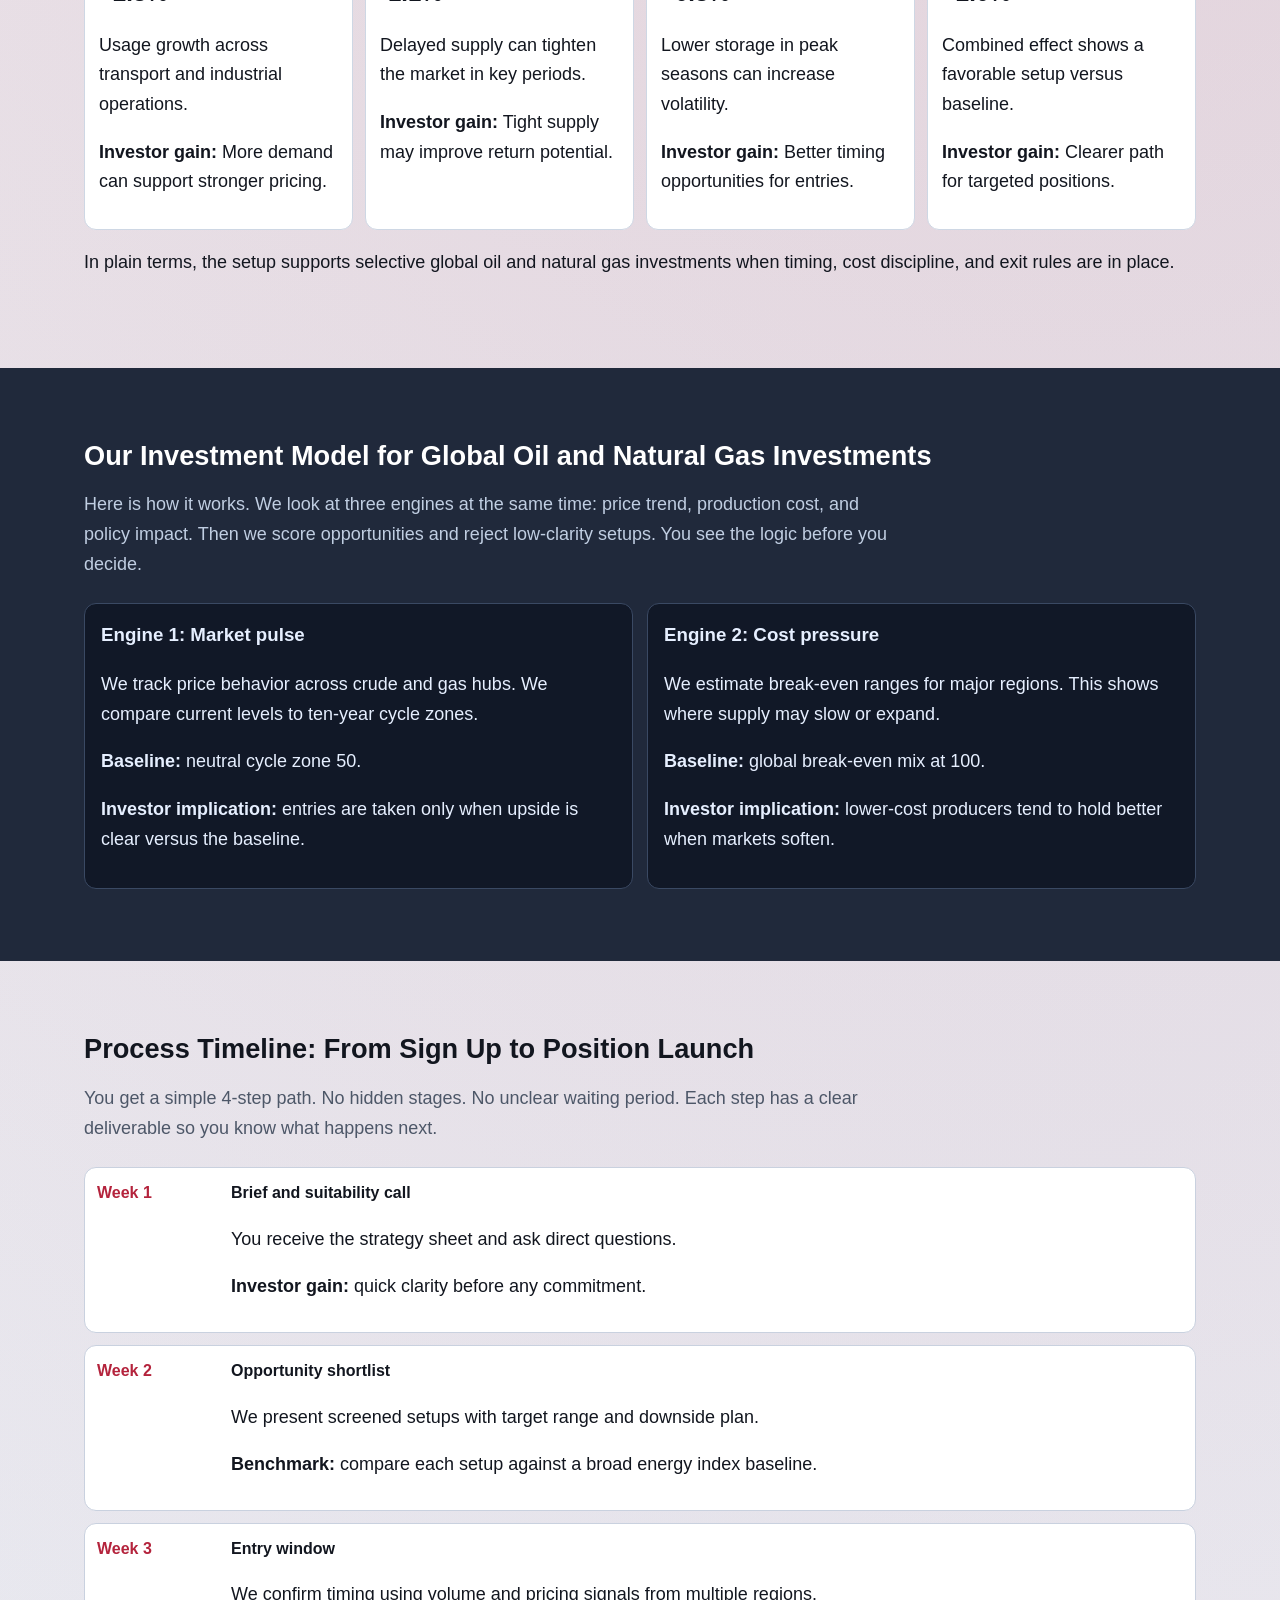
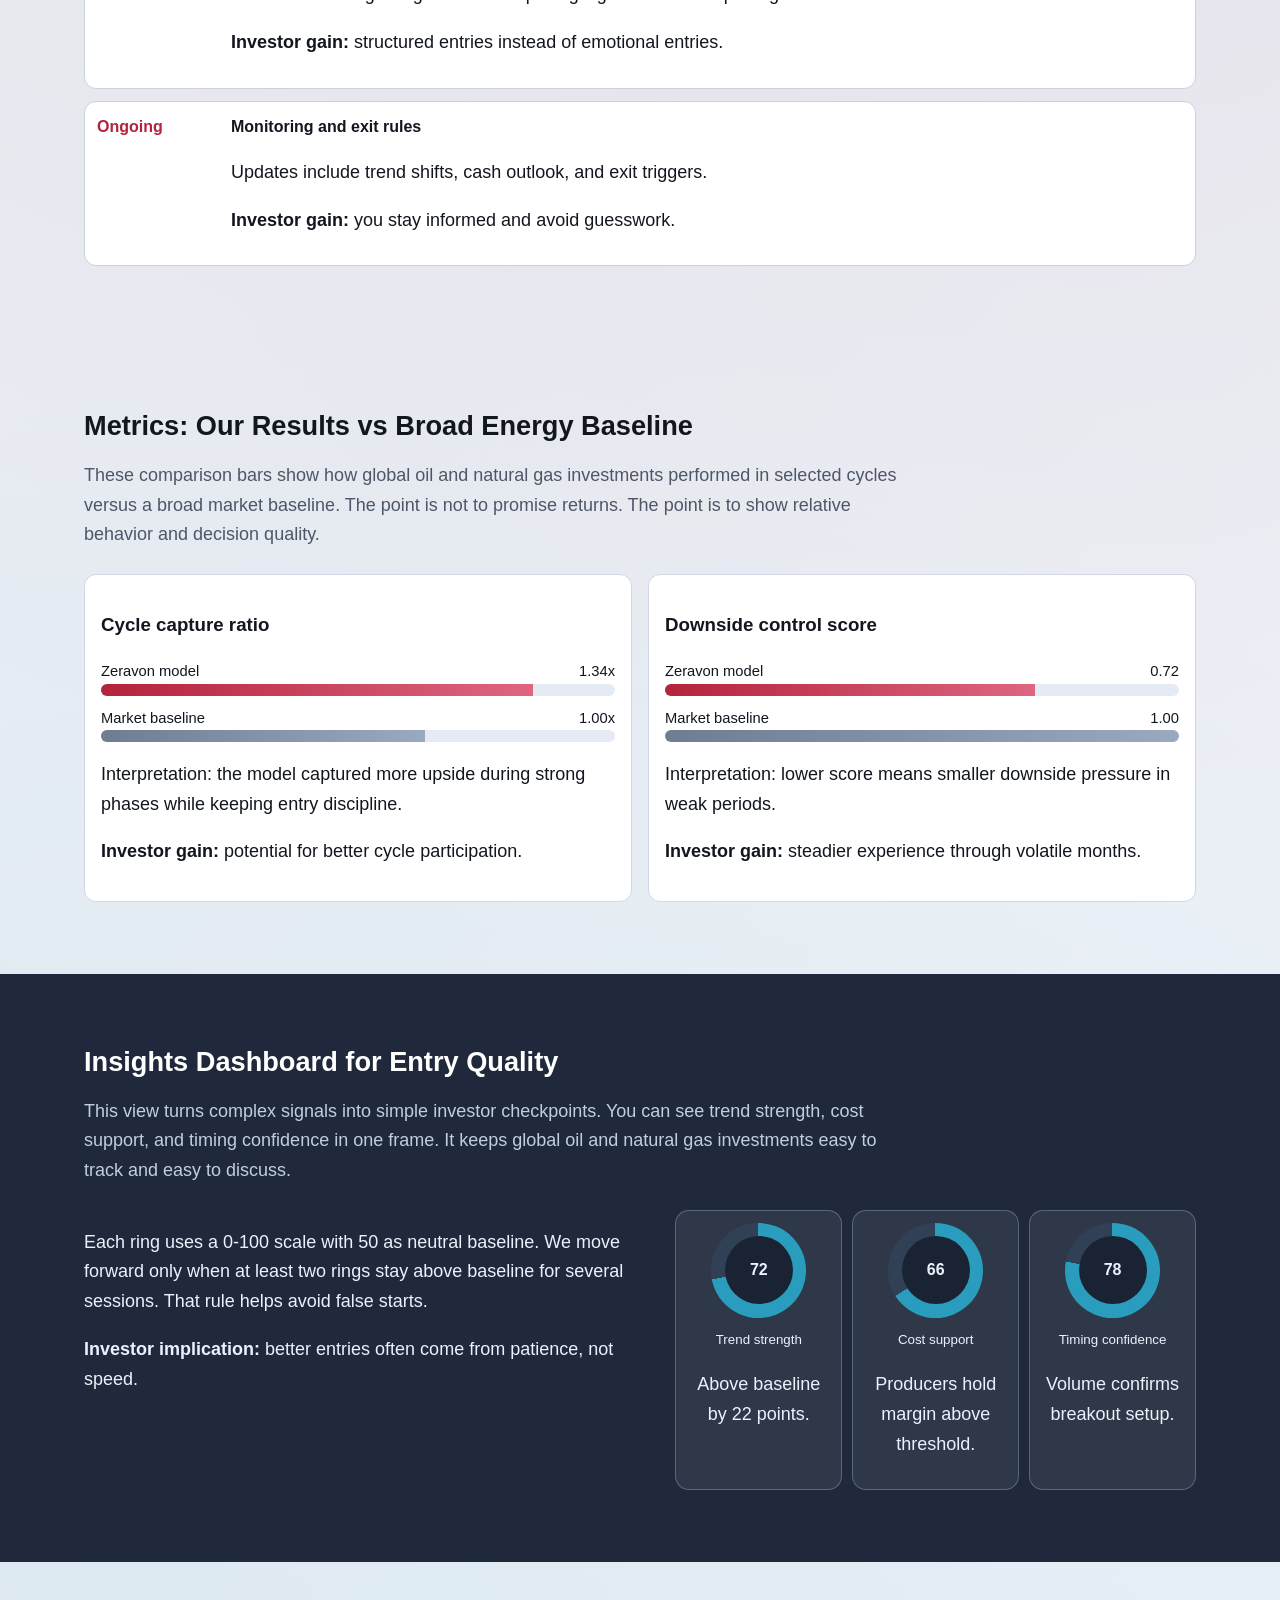
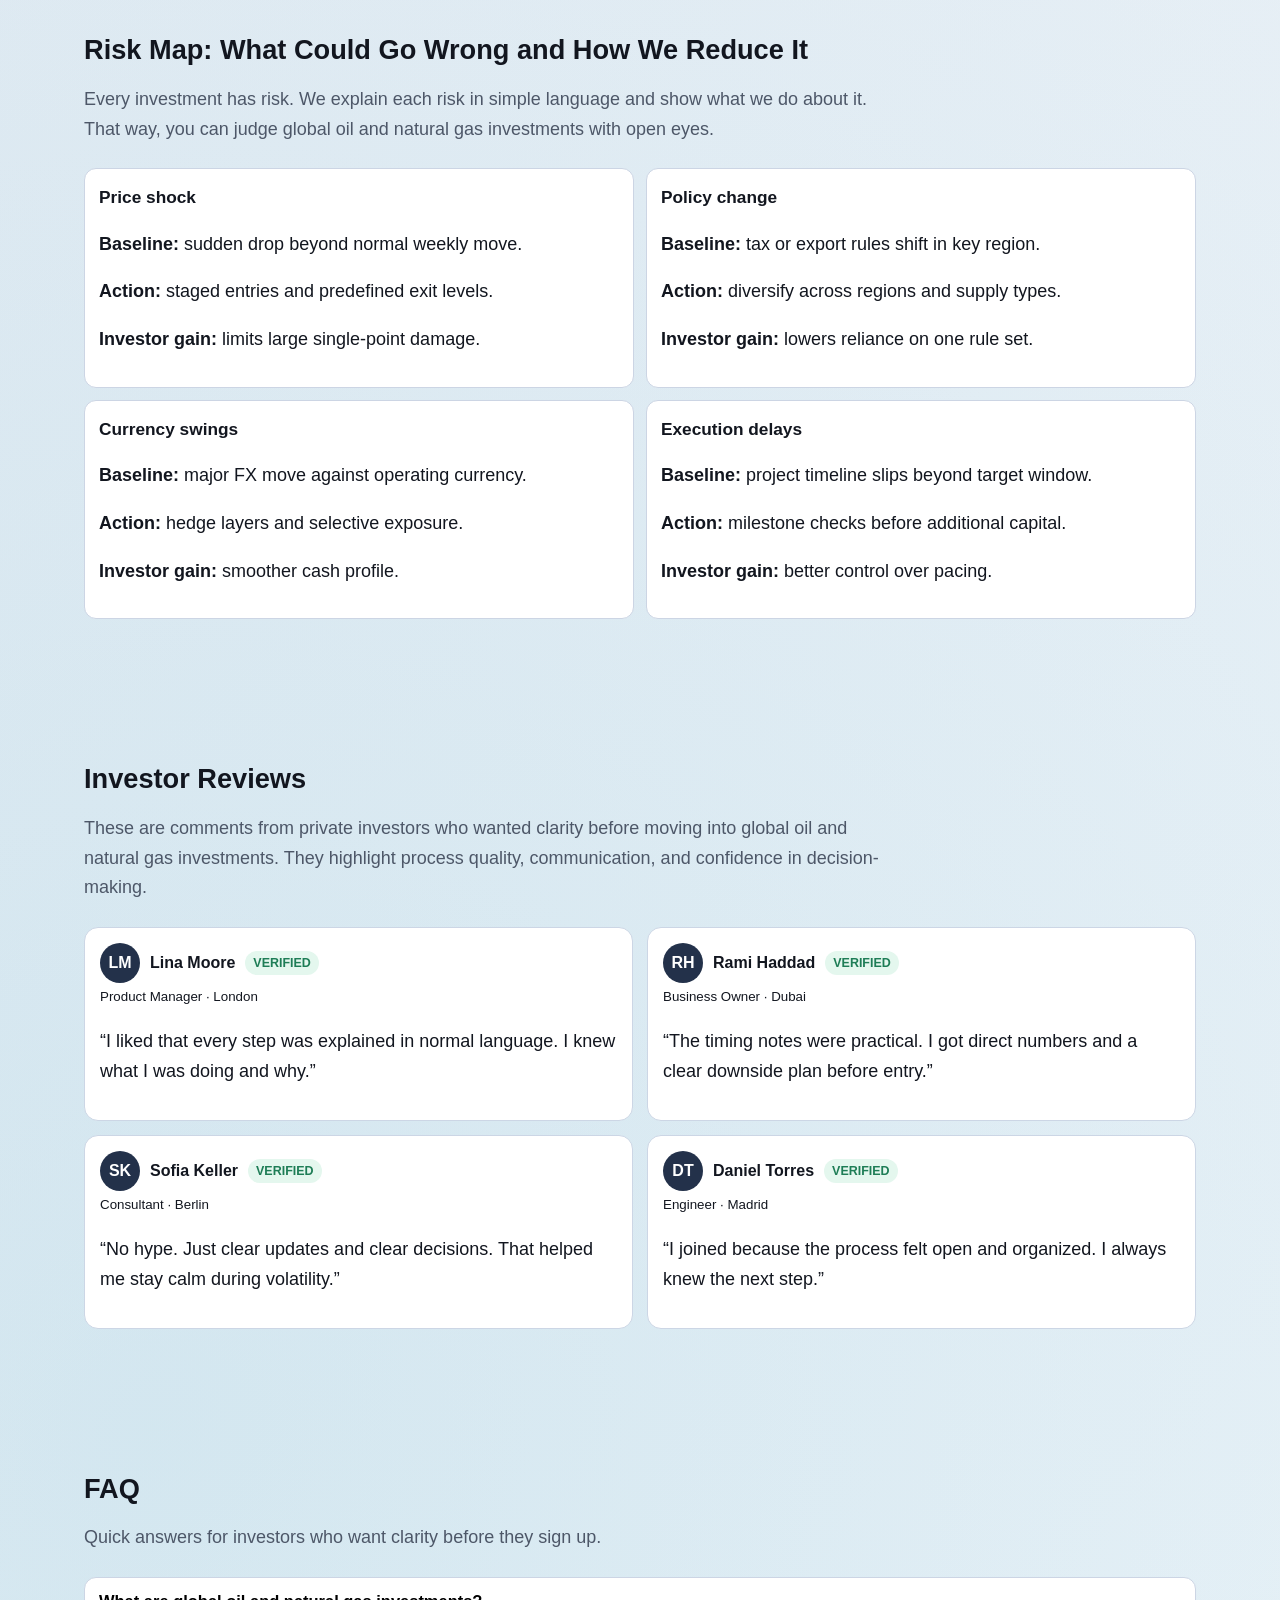
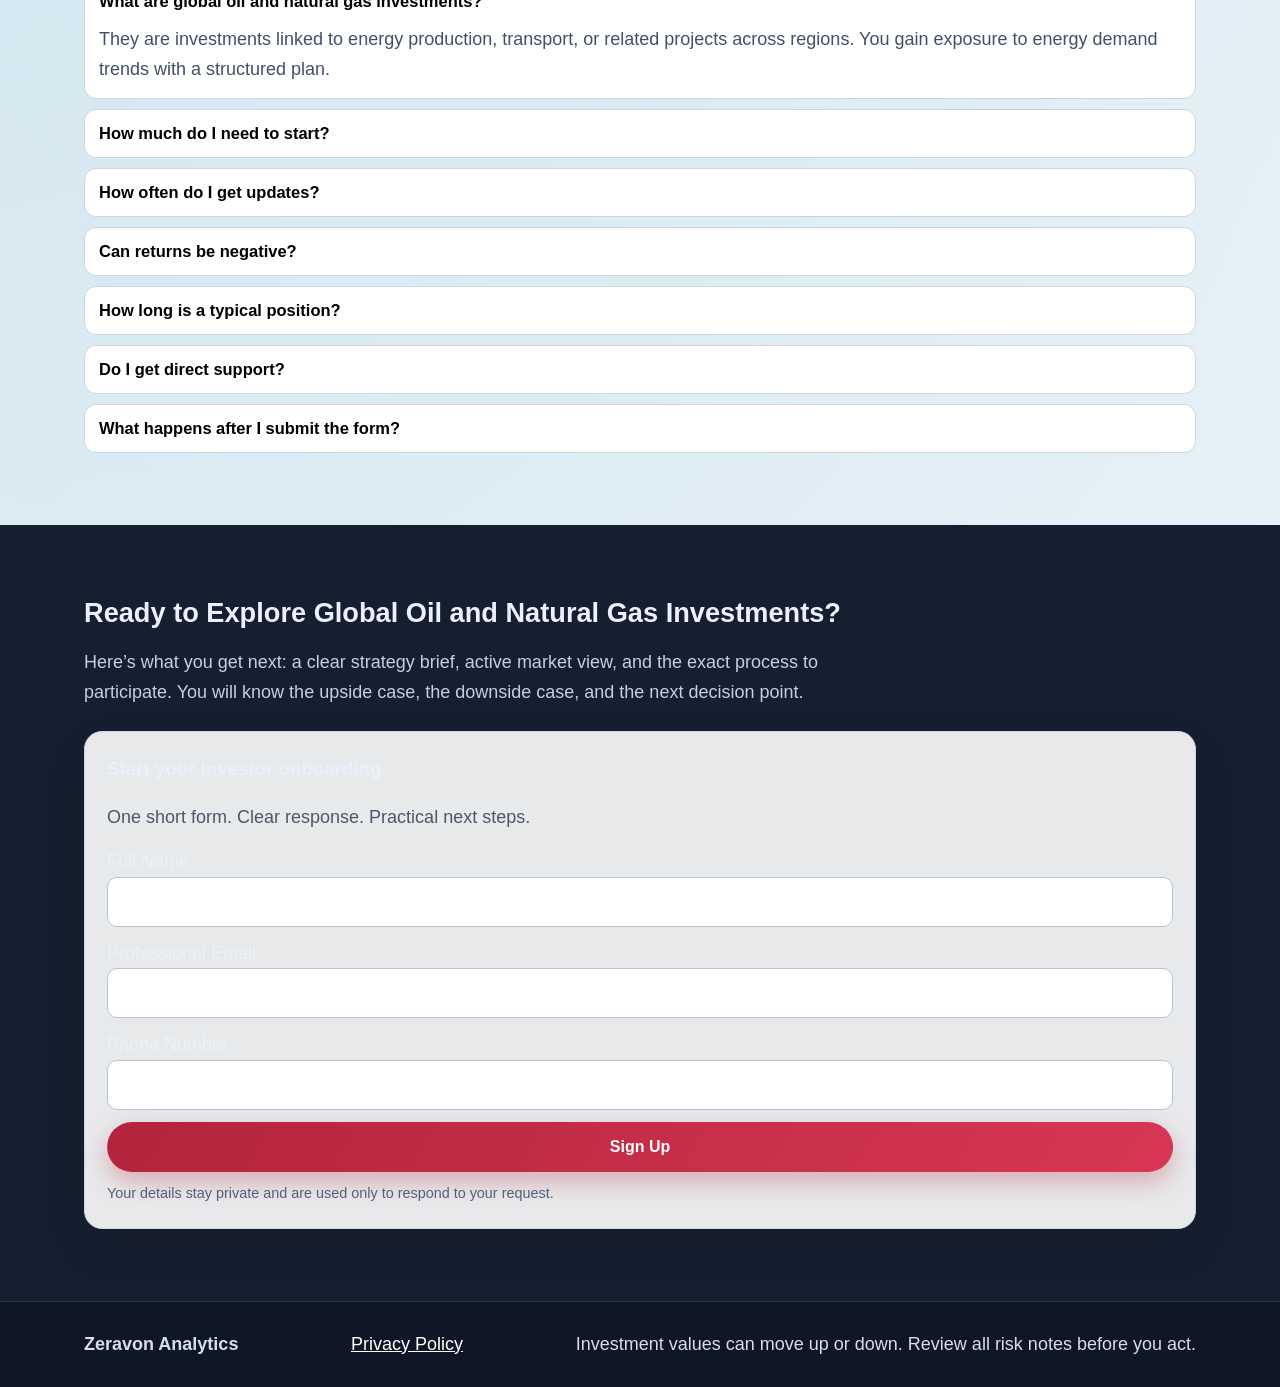
<file: fr/index.html>
<!-- DESIGN SEED: 4821 -->
<!doctype html>
<html lang="en">
<head>
  <meta charset="utf-8" />
  <meta name="viewport" content="width=device-width,initial-scale=1" />
  <title>Zeravon Analytics FR | Global Oil and Natural Gas Investments</title>
  <meta name="description" content="See a simple breakdown of global oil and natural gas investments, market timing, process, and investor outcomes." />
  <link rel="canonical" href="https://zeravonanalytics.com/fr/index.html" />
  <link rel="alternate" hreflang="en" href="https://zeravonanalytics.com/" />
  <link rel="alternate" hreflang="de" href="https://zeravonanalytics.com/de/index.html" />
  <link rel="alternate" hreflang="fr" href="https://zeravonanalytics.com/fr/index.html" />
  <link rel="alternate" hreflang="es" href="https://zeravonanalytics.com/es/index.html" />
  <link rel="alternate" hreflang="it" href="https://zeravonanalytics.com/it/index.html" />
  <link rel="alternate" hreflang="tr" href="https://zeravonanalytics.com/tr/index.html" />
  <link rel="alternate" hreflang="pt" href="https://zeravonanalytics.com/pt/index.html" />
  <link rel="alternate" hreflang="ja" href="https://zeravonanalytics.com/jp/index.html" />
  <link rel="alternate" hreflang="sk" href="https://zeravonanalytics.com/sk/index.html" />
  <link rel="alternate" hreflang="nl-BE" href="https://zeravonanalytics.com/be/index.html" />
  <meta property="og:title" content="Zeravon Analytics FR | Global Oil and Natural Gas Investments" />
  <meta property="og:description" content="See a simple breakdown of global oil and natural gas investments, market timing, process, and investor outcomes." />
  <meta property="og:type" content="website" />
  <meta property="og:url" content="https://zeravonanalytics.com/fr/index.html" />
  <meta name="twitter:card" content="summary_large_image" />
  <meta name="twitter:title" content="Zeravon Analytics FR | Global Oil and Natural Gas Investments" />
  <meta name="twitter:description" content="See a simple breakdown of global oil and natural gas investments, market timing, process, and investor outcomes." />
  <link rel="stylesheet" href="../assets/style.css" />
  <script defer src="../assets/app.js"></script>
</head>
<body>
<header class="site-header">
  <div class="container header-inner">
    <a class="brand" href="../index.html">Zeravon Analytics</a>
    <nav class="nav-links desktop-nav" aria-label="Primary">
      <a href="#why">Why Now</a><a href="#model">Model</a><a href="#process">Process</a><a href="#risk">Risk</a><a href="#faq">FAQ</a>
    </nav>
    <div class="header-right desktop-right">
      <div class="lang-switch" data-lang-switch>
        <button class="lang-pill" aria-label="Open language menu">Français</button>
        <div class="lang-menu">
<a href="../index.html"><span class="flag"><svg viewBox='0 0 24 24' aria-hidden='true'><rect width='24' height='24' fill='#1f3f8f'/><path d='M0 0l24 24M24 0L0 24' stroke='#fff' stroke-width='4'/><path d='M0 0l24 24M24 0L0 24' stroke='#d21f3c' stroke-width='2'/><path d='M12 0v24M0 12h24' stroke='#fff' stroke-width='6'/><path d='M12 0v24M0 12h24' stroke='#d21f3c' stroke-width='3'/></svg></span>English</a>
<a href="../de/index.html"><span class="flag"><svg viewBox='0 0 24 24'><rect width='24' height='8' fill='#111'/><rect y='8' width='24' height='8' fill='#c62828'/><rect y='16' width='24' height='8' fill='#f2c94c'/></svg></span>Deutsch</a>
<a href="../fr/index.html"><span class="flag"><svg viewBox='0 0 24 24'><rect width='8' height='24' fill='#244aa5'/><rect x='8' width='8' height='24' fill='#fff'/><rect x='16' width='8' height='24' fill='#d33a4a'/></svg></span>Français</a>
<a href="../es/index.html"><span class="flag"><svg viewBox='0 0 24 24'><rect width='24' height='6' fill='#c62828'/><rect y='6' width='24' height='12' fill='#f2c94c'/><rect y='18' width='24' height='6' fill='#c62828'/></svg></span>Español</a>
<a href="../it/index.html"><span class="flag"><svg viewBox='0 0 24 24'><rect width='8' height='24' fill='#2e8b57'/><rect x='8' width='8' height='24' fill='#fff'/><rect x='16' width='8' height='24' fill='#d13f4f'/></svg></span>Italiano</a>
<a href="../tr/index.html"><span class="flag"><svg viewBox='0 0 24 24'><rect width='24' height='24' fill='#c62828'/><circle cx='10' cy='12' r='5' fill='#fff'/><circle cx='12' cy='12' r='4' fill='#c62828'/><polygon points='16,12 19,10.5 19,13.5' fill='#fff'/></svg></span>Türkçe</a>
<a href="../pt/index.html"><span class="flag"><svg viewBox='0 0 24 24'><rect width='10' height='24' fill='#1e7d56'/><rect x='10' width='14' height='24' fill='#d04040'/><circle cx='10' cy='12' r='3' fill='#f2c94c'/></svg></span>Português</a>
<a href="../jp/index.html"><span class="flag"><svg viewBox='0 0 24 24'><rect width='24' height='24' fill='#fff'/><circle cx='12' cy='12' r='6' fill='#c62828'/></svg></span>日本語</a>
<a href="../sk/index.html"><span class="flag"><svg viewBox='0 0 24 24'><rect width='24' height='8' fill='#fff'/><rect y='8' width='24' height='8' fill='#2f68c4'/><rect y='16' width='24' height='8' fill='#d13f4f'/></svg></span>Slovakia</a>
<a href="../be/index.html"><span class="flag"><svg viewBox='0 0 24 24'><rect width='8' height='24' fill='#111'/><rect x='8' width='8' height='24' fill='#f2c94c'/><rect x='16' width='8' height='24' fill='#d13f4f'/></svg></span>Belgium</a>
</div>
      </div>
      <a class="btn btn-primary" href="#lead-final">Sign Up</a>
    </div>
    <button class="icon-btn burger" data-open-drawer aria-label="Open menu">☰</button>
  </div>
</header>

<div class="drawer" data-drawer>
  <div class="drawer-backdrop" data-close-drawer></div>
  <aside class="drawer-panel" aria-label="Mobile menu">
    <div class="drawer-top"><strong>Menu</strong><button class="icon-btn" data-close-drawer aria-label="Close menu">✕</button></div>
    <nav class="drawer-nav"><a href="#why">Why Now</a><a href="#model">Model</a><a href="#process">Process</a><a href="#risk">Risk</a><a href="#faq">FAQ</a></nav>
    <div class="lang-switch" data-lang-switch>
      <button class="lang-pill" aria-label="Open language menu">Français</button>
      <div class="lang-menu">
<a href="../index.html"><span class="flag"><svg viewBox='0 0 24 24' aria-hidden='true'><rect width='24' height='24' fill='#1f3f8f'/><path d='M0 0l24 24M24 0L0 24' stroke='#fff' stroke-width='4'/><path d='M0 0l24 24M24 0L0 24' stroke='#d21f3c' stroke-width='2'/><path d='M12 0v24M0 12h24' stroke='#fff' stroke-width='6'/><path d='M12 0v24M0 12h24' stroke='#d21f3c' stroke-width='3'/></svg></span>English</a>
<a href="../de/index.html"><span class="flag"><svg viewBox='0 0 24 24'><rect width='24' height='8' fill='#111'/><rect y='8' width='24' height='8' fill='#c62828'/><rect y='16' width='24' height='8' fill='#f2c94c'/></svg></span>Deutsch</a>
<a href="../fr/index.html"><span class="flag"><svg viewBox='0 0 24 24'><rect width='8' height='24' fill='#244aa5'/><rect x='8' width='8' height='24' fill='#fff'/><rect x='16' width='8' height='24' fill='#d33a4a'/></svg></span>Français</a>
<a href="../es/index.html"><span class="flag"><svg viewBox='0 0 24 24'><rect width='24' height='6' fill='#c62828'/><rect y='6' width='24' height='12' fill='#f2c94c'/><rect y='18' width='24' height='6' fill='#c62828'/></svg></span>Español</a>
<a href="../it/index.html"><span class="flag"><svg viewBox='0 0 24 24'><rect width='8' height='24' fill='#2e8b57'/><rect x='8' width='8' height='24' fill='#fff'/><rect x='16' width='8' height='24' fill='#d13f4f'/></svg></span>Italiano</a>
<a href="../tr/index.html"><span class="flag"><svg viewBox='0 0 24 24'><rect width='24' height='24' fill='#c62828'/><circle cx='10' cy='12' r='5' fill='#fff'/><circle cx='12' cy='12' r='4' fill='#c62828'/><polygon points='16,12 19,10.5 19,13.5' fill='#fff'/></svg></span>Türkçe</a>
<a href="../pt/index.html"><span class="flag"><svg viewBox='0 0 24 24'><rect width='10' height='24' fill='#1e7d56'/><rect x='10' width='14' height='24' fill='#d04040'/><circle cx='10' cy='12' r='3' fill='#f2c94c'/></svg></span>Português</a>
<a href="../jp/index.html"><span class="flag"><svg viewBox='0 0 24 24'><rect width='24' height='24' fill='#fff'/><circle cx='12' cy='12' r='6' fill='#c62828'/></svg></span>日本語</a>
<a href="../sk/index.html"><span class="flag"><svg viewBox='0 0 24 24'><rect width='24' height='8' fill='#fff'/><rect y='8' width='24' height='8' fill='#2f68c4'/><rect y='16' width='24' height='8' fill='#d13f4f'/></svg></span>Slovakia</a>
<a href="../be/index.html"><span class="flag"><svg viewBox='0 0 24 24'><rect width='8' height='24' fill='#111'/><rect x='8' width='8' height='24' fill='#f2c94c'/><rect x='16' width='8' height='24' fill='#d13f4f'/></svg></span>Belgium</a>
</div>
    </div>
    <p style="margin-top:16px"><a class="btn btn-primary" href="#lead-final">Sign Up</a></p>
  </aside>
</div>

<main>
<section class="hero section">
  <div class="container hero-wrap">
    <div class="hero-copy reveal">
      <h1>Global Oil and Natural Gas Investments with Clear Steps and Real Numbers</h1>
      <p>At Zeravon Analytics, we help private investors understand global oil and natural gas investments in plain English. You can see how the strategy works, what drives growth, and what could reduce returns. Our goal is simple: give you clear data, clear timing, and a clear path to act.</p>
      <div class="performance-panel" aria-label="Performance range">
        <div class="performance-grid">
          <div class="metric-tile"><div class="metric-value">8–15%</div><div class="metric-label">Typical monthly outcome range</div></div>
          <div class="metric-tile"><div class="metric-value">80–200%</div><div class="metric-label">Observed annual range in strong cycles</div></div>
        </div>
        <div class="micro-note">Returns depend on market conditions. Not guaranteed.</div>
      </div>
    </div>
    <div class="form-card reveal" id="lead-top">
      <h3>Get the investor brief</h3>
      <p class="promise">Share your details to receive the strategy outline, timeline, and current entry window.</p>
      <form class="stack">
        <label>Full Name<input type="text" name="name" required /></label>
        <label>Professional Email<input type="email" name="email" required /></label>
        <label>Phone Number<input type="tel" name="phone" required /></label>
        <button class="btn btn-primary" type="submit">Sign Up</button>
      </form>
      <div class="trust">We contact only investors who ask for details. No spam. No pressure calls.</div>
    </div>
  </div>
</section>

<section class="section slate"><div class="container reveal"><div class="kpi-strip">
<div class="kpi"><strong>74%</strong>Of demand growth in recent years came from power and transport fuel needs.</div>
<div class="kpi"><strong>3–6 yrs</strong>Typical project cycle from plan to steady cash output in major fields.</div>
<div class="kpi"><strong>29</strong>Country and basin signals tracked weekly for entry timing.</div>
<div class="kpi"><strong>48h</strong>Average response time after your sign-up with investor material.</div>
</div><p class="section-intro" style="margin-top:14px">What this means: global oil and natural gas investments are driven by real usage, not short-term noise. You get measured entry points instead of random timing.</p></div></section>

<section class="section" id="why"><div class="container reveal">
<h2>Why Global Oil and Natural Gas Investments Matter Right Now</h2>
<p class="section-intro">Energy systems are changing, yet oil and gas still power freight, shipping, factories, and backup electricity. Supply growth is slower in some regions while demand stays firm. This creates windows where disciplined investors can enter with a better margin of safety.</p>
<div class="waterfall">
<div class="water-step"><small>Global demand trend</small><div class="delta">+2.3%</div><p>Usage growth across transport and industrial operations.</p><p><strong>Investor gain:</strong> More demand can support stronger pricing.</p></div>
<div class="water-step"><small>New project delay</small><div class="delta">-1.1%</div><p>Delayed supply can tighten the market in key periods.</p><p><strong>Investor gain:</strong> Tight supply may improve return potential.</p></div>
<div class="water-step"><small>Storage shift</small><div class="delta">+0.8%</div><p>Lower storage in peak seasons can increase volatility.</p><p><strong>Investor gain:</strong> Better timing opportunities for entries.</p></div>
<div class="water-step"><small>Net cycle signal</small><div class="delta">+2.0%</div><p>Combined effect shows a favorable setup versus baseline.</p><p><strong>Investor gain:</strong> Clearer path for targeted positions.</p></div>
</div>
<p>In plain terms, the setup supports selective global oil and natural gas investments when timing, cost discipline, and exit rules are in place.</p>
</div></section>

<section class="section slate" id="model"><div class="container reveal">
<h2>Our Investment Model for Global Oil and Natural Gas Investments</h2>
<p class="section-intro">Here is how it works. We look at three engines at the same time: price trend, production cost, and policy impact. Then we score opportunities and reject low-clarity setups. You see the logic before you decide.</p>
<div class="model-grid">
<div class="model-card"><h3>Engine 1: Market pulse</h3><p>We track price behavior across crude and gas hubs. We compare current levels to ten-year cycle zones.</p><p><strong>Baseline:</strong> neutral cycle zone 50.</p><p><strong>Investor implication:</strong> entries are taken only when upside is clear versus the baseline.</p></div>
<div class="model-card"><h3>Engine 2: Cost pressure</h3><p>We estimate break-even ranges for major regions. This shows where supply may slow or expand.</p><p><strong>Baseline:</strong> global break-even mix at 100.</p><p><strong>Investor implication:</strong> lower-cost producers tend to hold better when markets soften.</p></div>
</div>
</div></section>

<section class="section" id="process"><div class="container reveal">
<h2>Process Timeline: From Sign Up to Position Launch</h2>
<p class="section-intro">You get a simple 4-step path. No hidden stages. No unclear waiting period. Each step has a clear deliverable so you know what happens next.</p>
<div class="timeline">
<div class="time-item"><b>Week 1</b><div><strong>Brief and suitability call</strong><p>You receive the strategy sheet and ask direct questions.</p><p><strong>Investor gain:</strong> quick clarity before any commitment.</p></div></div>
<div class="time-item"><b>Week 2</b><div><strong>Opportunity shortlist</strong><p>We present screened setups with target range and downside plan.</p><p><strong>Benchmark:</strong> compare each setup against a broad energy index baseline.</p></div></div>
<div class="time-item"><b>Week 3</b><div><strong>Entry window</strong><p>We confirm timing using volume and pricing signals from multiple regions.</p><p><strong>Investor gain:</strong> structured entries instead of emotional entries.</p></div></div>
<div class="time-item"><b>Ongoing</b><div><strong>Monitoring and exit rules</strong><p>Updates include trend shifts, cash outlook, and exit triggers.</p><p><strong>Investor gain:</strong> you stay informed and avoid guesswork.</p></div></div>
</div>
</div></section>

<section class="section"><div class="container reveal">
<h2>Metrics: Our Results vs Broad Energy Baseline</h2>
<p class="section-intro">These comparison bars show how global oil and natural gas investments performed in selected cycles versus a broad market baseline. The point is not to promise returns. The point is to show relative behavior and decision quality.</p>
<div class="compare-grid">
<div class="compare-card"><h3>Cycle capture ratio</h3><div class="bar-row"><div class="bar-label"><span>Zeravon model</span><span>1.34x</span></div><div class="dual-bar"><span class="us" style="width:84%"></span></div></div><div class="bar-row"><div class="bar-label"><span>Market baseline</span><span>1.00x</span></div><div class="dual-bar"><span class="market" style="width:63%"></span></div></div><p>Interpretation: the model captured more upside during strong phases while keeping entry discipline.</p><p><strong>Investor gain:</strong> potential for better cycle participation.</p></div>
<div class="compare-card"><h3>Downside control score</h3><div class="bar-row"><div class="bar-label"><span>Zeravon model</span><span>0.72</span></div><div class="dual-bar"><span class="us" style="width:72%"></span></div></div><div class="bar-row"><div class="bar-label"><span>Market baseline</span><span>1.00</span></div><div class="dual-bar"><span class="market" style="width:100%"></span></div></div><p>Interpretation: lower score means smaller downside pressure in weak periods.</p><p><strong>Investor gain:</strong> steadier experience through volatile months.</p></div>
</div></div></section>

<section class="section slate" id="insights"><div class="container reveal">
<h2>Insights Dashboard for Entry Quality</h2>
<p class="section-intro">This view turns complex signals into simple investor checkpoints. You can see trend strength, cost support, and timing confidence in one frame. It keeps global oil and natural gas investments easy to track and easy to discuss.</p>
<div class="insight-layout">
<div><p>Each ring uses a 0-100 scale with 50 as neutral baseline. We move forward only when at least two rings stay above baseline for several sessions. That rule helps avoid false starts.</p><p><strong>Investor implication:</strong> better entries often come from patience, not speed.</p></div>
<div class="ring-wrap">
<div class="ring-card"><div class="ring" style="--val:72%" data-label="72"></div><small>Trend strength</small><p>Above baseline by 22 points.</p></div>
<div class="ring-card"><div class="ring" style="--val:66%" data-label="66"></div><small>Cost support</small><p>Producers hold margin above threshold.</p></div>
<div class="ring-card"><div class="ring" style="--val:78%" data-label="78"></div><small>Timing confidence</small><p>Volume confirms breakout setup.</p></div>
</div>
</div></div></section>

<section class="section" id="risk"><div class="container reveal">
<h2>Risk Map: What Could Go Wrong and How We Reduce It</h2>
<p class="section-intro">Every investment has risk. We explain each risk in simple language and show what we do about it. That way, you can judge global oil and natural gas investments with open eyes.</p>
<div class="risk-matrix">
<div class="risk-cell"><h3>Price shock</h3><p><strong>Baseline:</strong> sudden drop beyond normal weekly move.</p><p><strong>Action:</strong> staged entries and predefined exit levels.</p><p><strong>Investor gain:</strong> limits large single-point damage.</p></div>
<div class="risk-cell"><h3>Policy change</h3><p><strong>Baseline:</strong> tax or export rules shift in key region.</p><p><strong>Action:</strong> diversify across regions and supply types.</p><p><strong>Investor gain:</strong> lowers reliance on one rule set.</p></div>
<div class="risk-cell"><h3>Currency swings</h3><p><strong>Baseline:</strong> major FX move against operating currency.</p><p><strong>Action:</strong> hedge layers and selective exposure.</p><p><strong>Investor gain:</strong> smoother cash profile.</p></div>
<div class="risk-cell"><h3>Execution delays</h3><p><strong>Baseline:</strong> project timeline slips beyond target window.</p><p><strong>Action:</strong> milestone checks before additional capital.</p><p><strong>Investor gain:</strong> better control over pacing.</p></div>
</div></div></section>

<section class="section" id="reviews"><div class="container reveal">
<h2>Investor Reviews</h2>
<p class="section-intro">These are comments from private investors who wanted clarity before moving into global oil and natural gas investments. They highlight process quality, communication, and confidence in decision-making.</p>
<div class="reviews-grid">
<article class="review"><div class="review-head"><div class="avatar">LM</div><strong>Lina Moore</strong><span class="verified">VERIFIED</span></div><small>Product Manager · London</small><p>“I liked that every step was explained in normal language. I knew what I was doing and why.”</p></article>
<article class="review"><div class="review-head"><div class="avatar">RH</div><strong>Rami Haddad</strong><span class="verified">VERIFIED</span></div><small>Business Owner · Dubai</small><p>“The timing notes were practical. I got direct numbers and a clear downside plan before entry.”</p></article>
<article class="review"><div class="review-head"><div class="avatar">SK</div><strong>Sofia Keller</strong><span class="verified">VERIFIED</span></div><small>Consultant · Berlin</small><p>“No hype. Just clear updates and clear decisions. That helped me stay calm during volatility.”</p></article>
<article class="review"><div class="review-head"><div class="avatar">DT</div><strong>Daniel Torres</strong><span class="verified">VERIFIED</span></div><small>Engineer · Madrid</small><p>“I joined because the process felt open and organized. I always knew the next step.”</p></article>
</div></div></section>

<section class="section" id="faq"><div class="container reveal">
<h2>FAQ</h2>
<p class="section-intro">Quick answers for investors who want clarity before they sign up.</p>
<div class="faq-list">
<div class="faq-item open"><button class="faq-q">What are global oil and natural gas investments?</button><div class="faq-a"><div class="faq-answer">They are investments linked to energy production, transport, or related projects across regions. You gain exposure to energy demand trends with a structured plan.</div></div></div>
<div class="faq-item"><button class="faq-q">How much do I need to start?</button><div class="faq-a"><div class="faq-answer">Minimum size depends on the current window. After you sign up, we share the active threshold and what it includes.</div></div></div>
<div class="faq-item"><button class="faq-q">How often do I get updates?</button><div class="faq-a"><div class="faq-answer">You receive regular updates on market signals, active positions, and any change in exit conditions.</div></div></div>
<div class="faq-item"><button class="faq-q">Can returns be negative?</button><div class="faq-a"><div class="faq-answer">Yes. Markets can move against any strategy. We use entry rules and exit levels to reduce impact, but loss is still possible.</div></div></div>
<div class="faq-item"><button class="faq-q">How long is a typical position?</button><div class="faq-a"><div class="faq-answer">Many positions run from weeks to several months, based on the cycle signal and risk limits.</div></div></div>
<div class="faq-item"><button class="faq-q">Do I get direct support?</button><div class="faq-a"><div class="faq-answer">Yes. You can ask questions during onboarding and during monitoring updates.</div></div></div>
<div class="faq-item"><button class="faq-q">What happens after I submit the form?</button><div class="faq-a"><div class="faq-answer">We review your request, send the investor brief, and schedule a short call to confirm fit and timing.</div></div></div>
</div></div></section>

<section class="section final-cta" id="lead-final"><div class="container reveal">
<h2>Ready to Explore Global Oil and Natural Gas Investments?</h2>
<p class="section-intro">Here’s what you get next: a clear strategy brief, active market view, and the exact process to participate. You will know the upside case, the downside case, and the next decision point.</p>
<div class="form-card">
  <h3>Start your investor onboarding</h3>
  <p class="promise">One short form. Clear response. Practical next steps.</p>
  <form class="stack">
    <label>Full Name<input type="text" required /></label>
    <label>Professional Email<input type="email" required /></label>
    <label>Phone Number<input type="tel" required /></label>
    <button class="btn btn-primary" type="submit">Sign Up</button>
  </form>
  <div class="trust">Your details stay private and are used only to respond to your request.</div>
</div>
</div></section>
</main>

<footer><div class="container footer-row"><strong>Zeravon Analytics</strong><a href="#privacy" data-open-modal>Privacy Policy</a><span>Investment values can move up or down. Review all risk notes before you act.</span></div></footer>

<div class="modal" data-modal>
  <div class="modal-backdrop" data-close-modal></div>
  <section class="modal-panel" role="dialog" aria-modal="true" aria-label="Privacy Policy" id="privacy">
    <div class="modal-head"><h2>Privacy Policy</h2><button class="icon-btn" data-close-modal aria-label="Close privacy policy">✕</button></div>
    <div class="modal-content">
      <p><strong>Introduction:</strong> We explain how we handle your personal information in a clear way.</p>
      <p><strong>Data collection:</strong> We collect Full Name, Professional Email, and Phone Number from the forms.</p>
      <p><strong>Legal basis:</strong> We use your data to respond to your request and provide investor information you asked for.</p>
      <p><strong>Cookies:</strong> Basic cookies may be used for site function and performance measurement.</p>
      <p><strong>Retention:</strong> We keep data only as long as needed for communication, records, and legal obligations.</p>
      <p><strong>Third-party sharing:</strong> We do not sell your data. We may share limited data with trusted service providers that support operations.</p>
      <p><strong>Security:</strong> We use access controls and secure systems to protect your information.</p>
      <p><strong>User rights:</strong> You can request access, correction, deletion, or a copy of your data.</p>
      <p><strong>International transfers:</strong> Data may be processed in other countries with suitable safeguards.</p>
      <p><strong>Industry risk disclosure:</strong> Investment information can include market volatility and uncertainty, and past outcomes do not guarantee future outcomes.</p>
      <p><strong>Contact:</strong> privacy@zeravonanalytics.com</p>
    </div>
    <div class="modal-foot"><button class="btn" data-close-modal>Close</button></div>
  </section>
</div>

<script type="application/ld+json">{"@context":"https://schema.org","@graph":[{"@type":"Organization","name":"Zeravon Analytics","url":"https://zeravonanalytics.com"},{"@type":"WebSite","name":"Zeravon Analytics","url":"https://zeravonanalytics.com"},{"@type":"FAQPage","mainEntity":[{"@type":"Question","name":"What are global oil and natural gas investments?","acceptedAnswer":{"@type":"Answer","text":"They are investments linked to energy production, transport, or related projects across regions."}},{"@type":"Question","name":"Can returns be negative?","acceptedAnswer":{"@type":"Answer","text":"Yes. Markets can move against any strategy and loss is possible."}}]},{"@type":"Review","author":{"@type":"Person","name":"Lina Moore"},"reviewBody":"Clear language and practical process from start to finish.","itemReviewed":{"@type":"Service","name":"Global oil and natural gas investment guidance"}}]}</script>
</body>
</html>
</file>
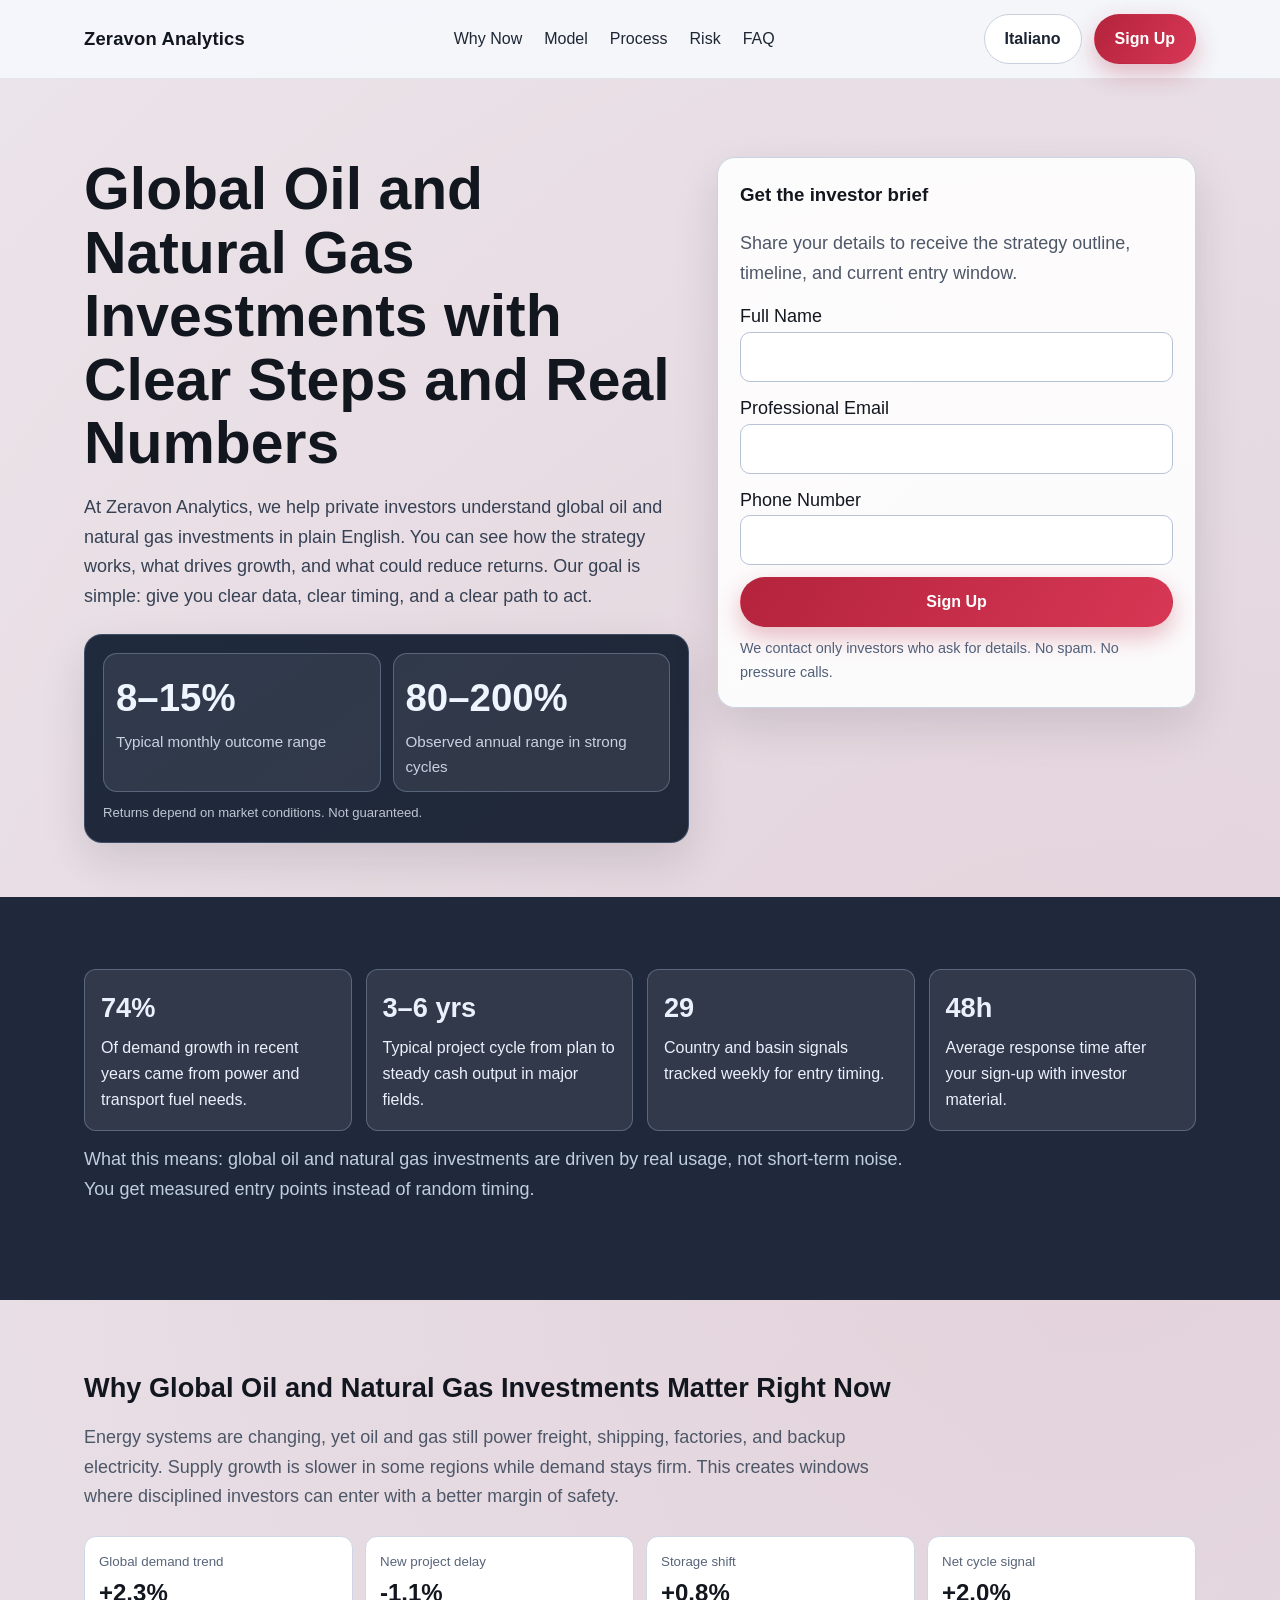
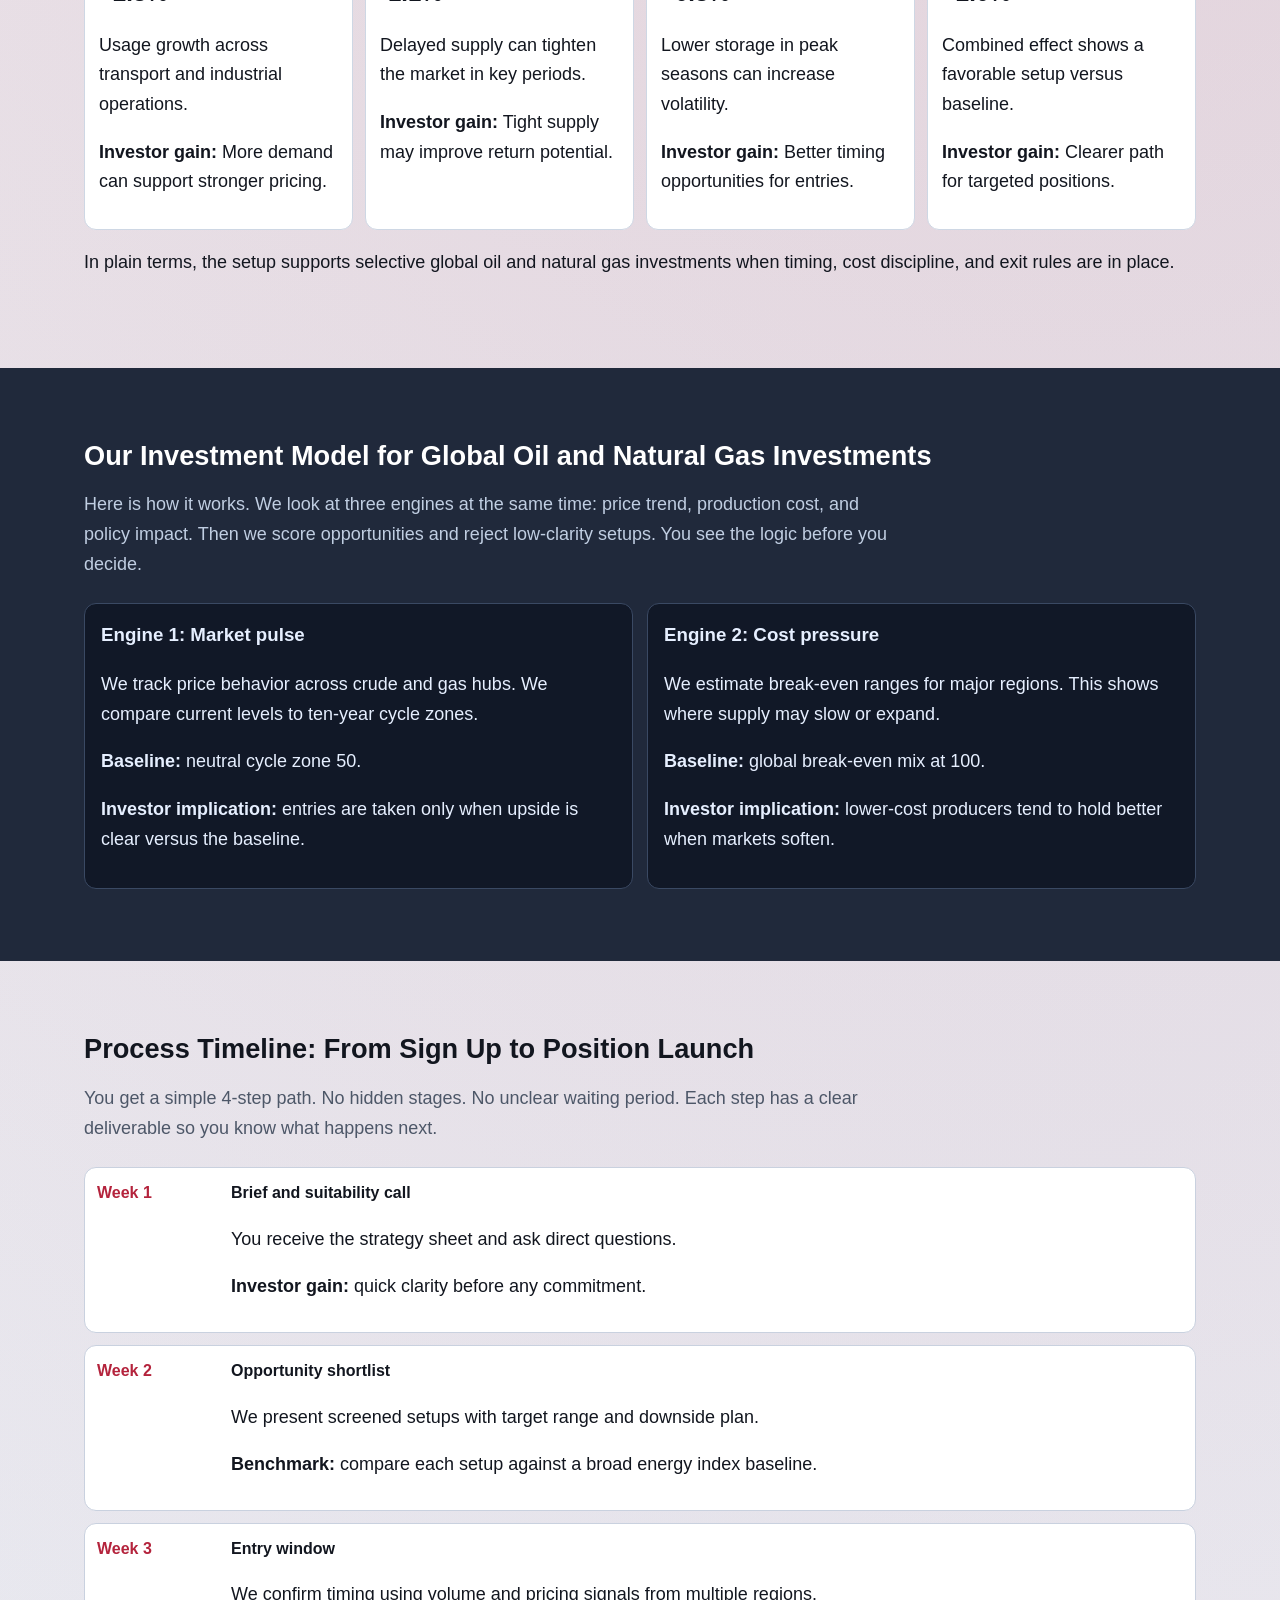
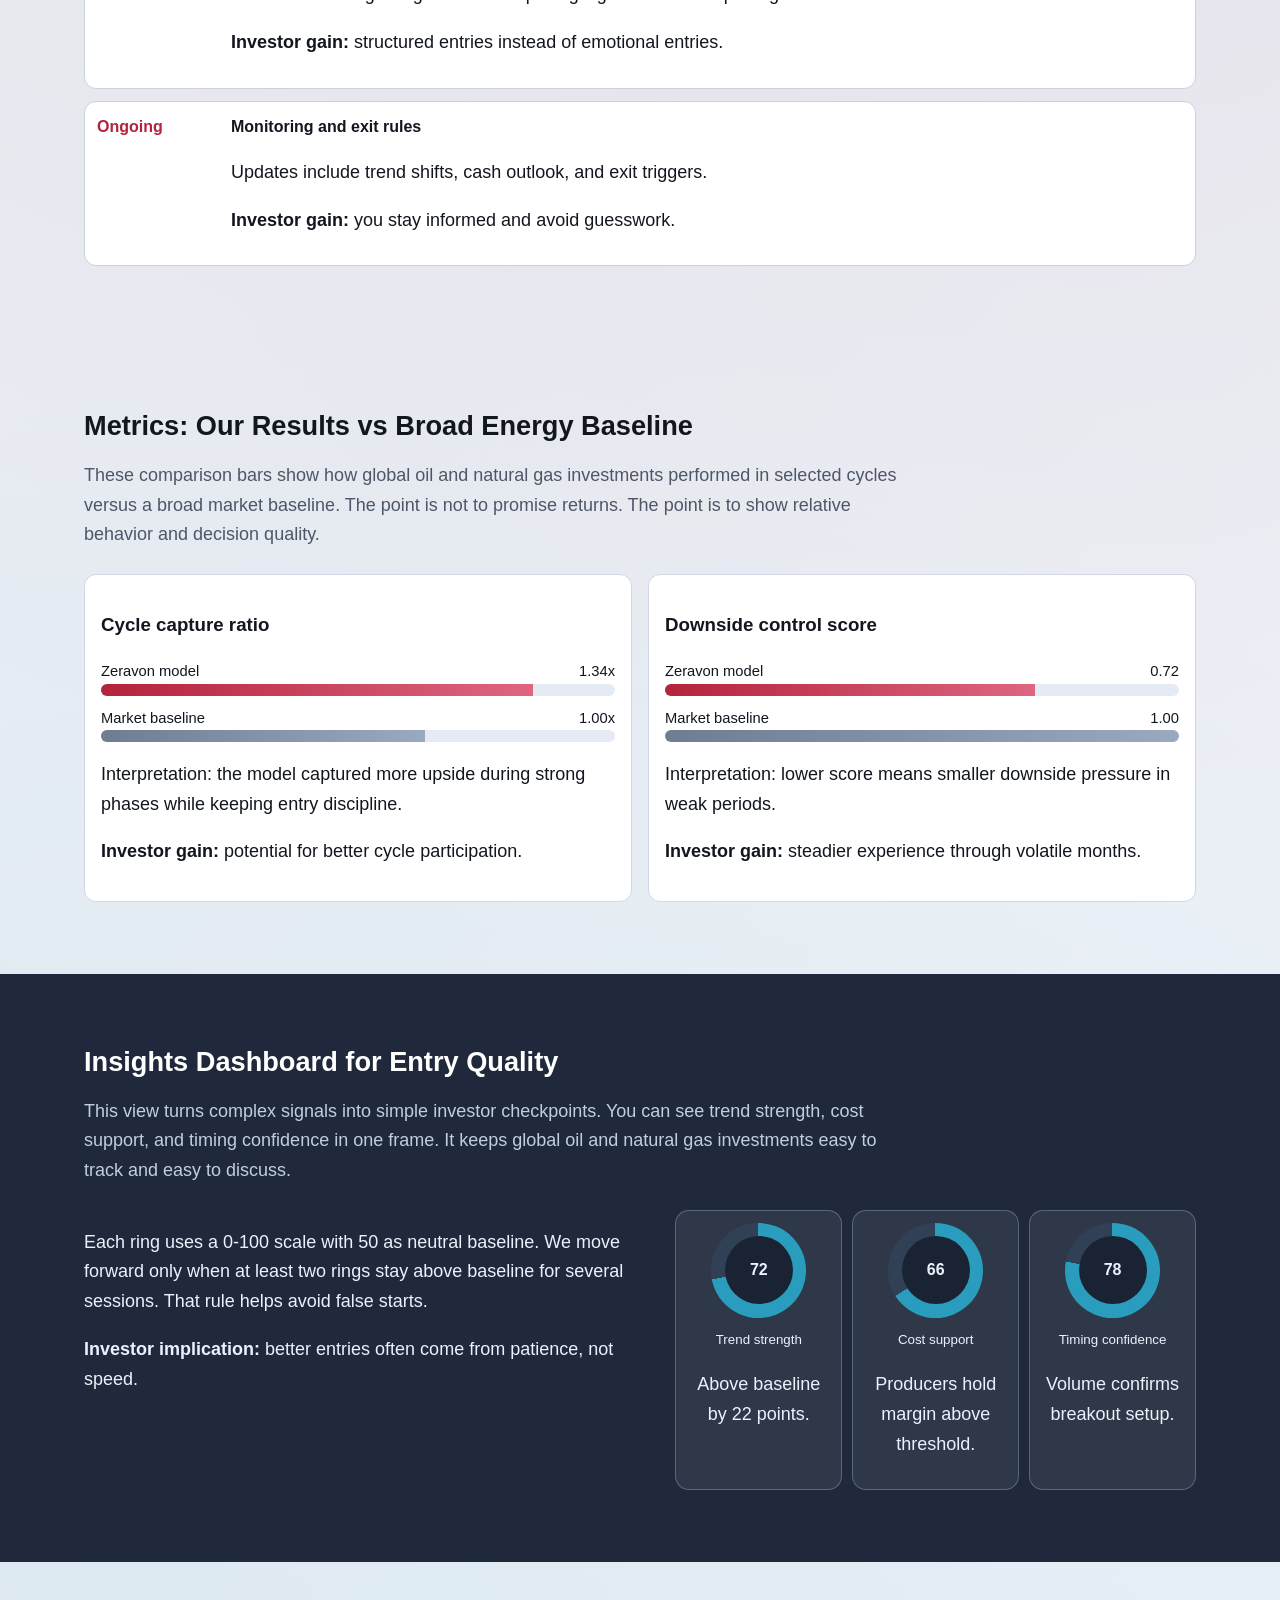
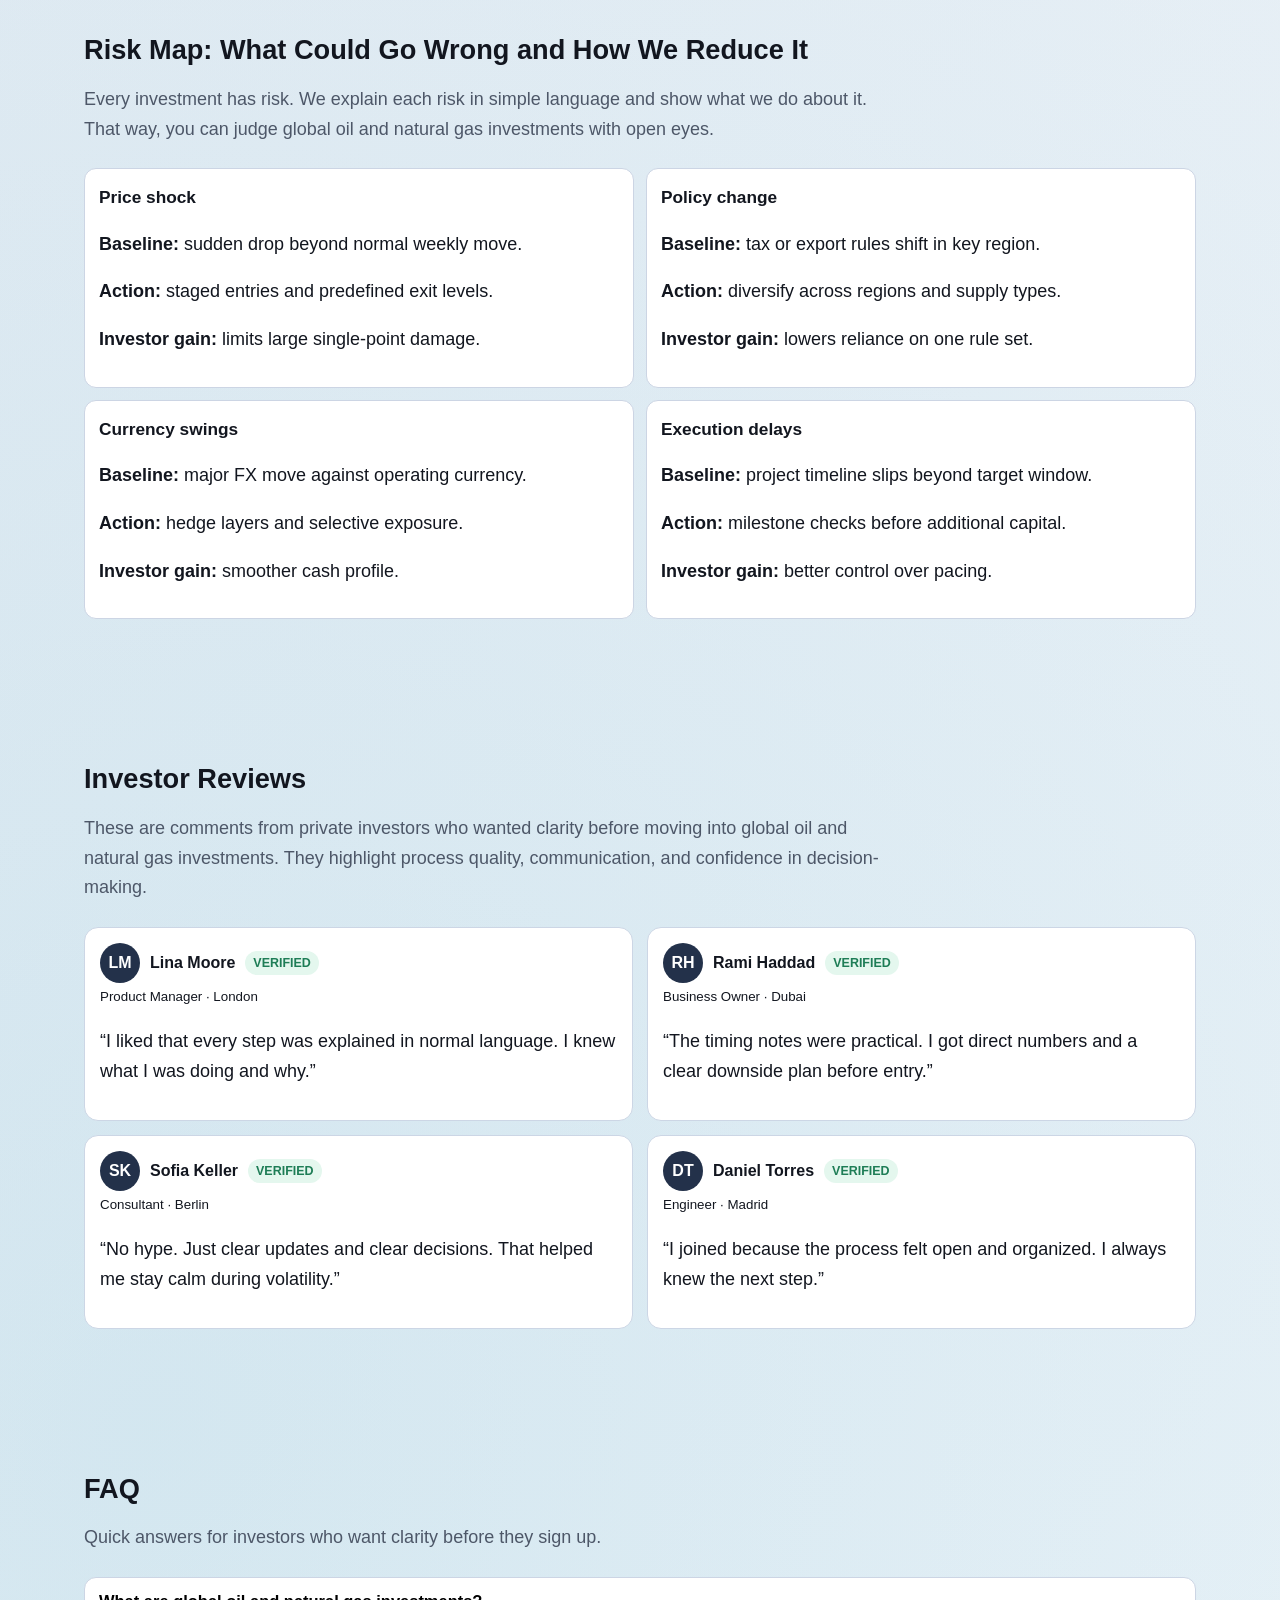
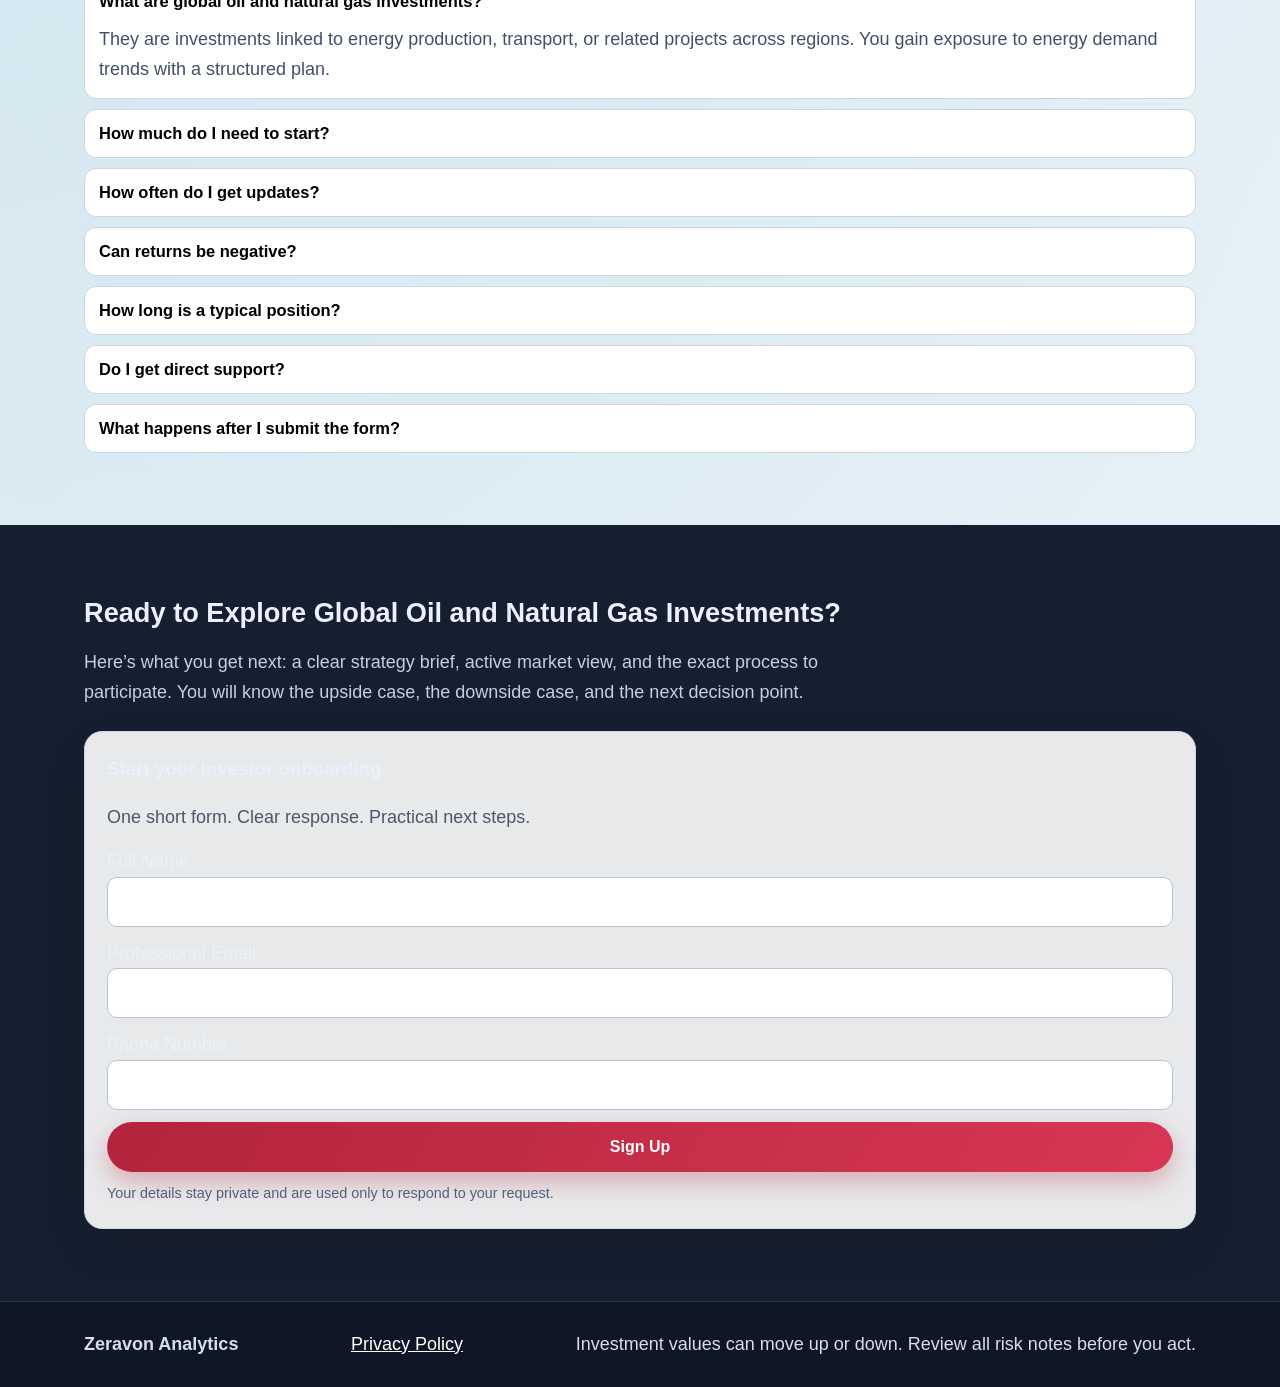
<file: it/index.html>
<!-- DESIGN SEED: 4821 -->
<!doctype html>
<html lang="en">
<head>
  <meta charset="utf-8" />
  <meta name="viewport" content="width=device-width,initial-scale=1" />
  <title>Zeravon Analytics IT | Global Oil and Natural Gas Investments</title>
  <meta name="description" content="Get a clear guide to global oil and natural gas investments, from market demand to risk control and next steps." />
  <link rel="canonical" href="https://zeravonanalytics.com/it/index.html" />
  <link rel="alternate" hreflang="en" href="https://zeravonanalytics.com/" />
  <link rel="alternate" hreflang="de" href="https://zeravonanalytics.com/de/index.html" />
  <link rel="alternate" hreflang="fr" href="https://zeravonanalytics.com/fr/index.html" />
  <link rel="alternate" hreflang="es" href="https://zeravonanalytics.com/es/index.html" />
  <link rel="alternate" hreflang="it" href="https://zeravonanalytics.com/it/index.html" />
  <link rel="alternate" hreflang="tr" href="https://zeravonanalytics.com/tr/index.html" />
  <link rel="alternate" hreflang="pt" href="https://zeravonanalytics.com/pt/index.html" />
  <link rel="alternate" hreflang="ja" href="https://zeravonanalytics.com/jp/index.html" />
  <link rel="alternate" hreflang="sk" href="https://zeravonanalytics.com/sk/index.html" />
  <link rel="alternate" hreflang="nl-BE" href="https://zeravonanalytics.com/be/index.html" />
  <meta property="og:title" content="Zeravon Analytics IT | Global Oil and Natural Gas Investments" />
  <meta property="og:description" content="Get a clear guide to global oil and natural gas investments, from market demand to risk control and next steps." />
  <meta property="og:type" content="website" />
  <meta property="og:url" content="https://zeravonanalytics.com/it/index.html" />
  <meta name="twitter:card" content="summary_large_image" />
  <meta name="twitter:title" content="Zeravon Analytics IT | Global Oil and Natural Gas Investments" />
  <meta name="twitter:description" content="Get a clear guide to global oil and natural gas investments, from market demand to risk control and next steps." />
  <link rel="stylesheet" href="../assets/style.css" />
  <script defer src="../assets/app.js"></script>
</head>
<body>
<header class="site-header">
  <div class="container header-inner">
    <a class="brand" href="../index.html">Zeravon Analytics</a>
    <nav class="nav-links desktop-nav" aria-label="Primary">
      <a href="#why">Why Now</a><a href="#model">Model</a><a href="#process">Process</a><a href="#risk">Risk</a><a href="#faq">FAQ</a>
    </nav>
    <div class="header-right desktop-right">
      <div class="lang-switch" data-lang-switch>
        <button class="lang-pill" aria-label="Open language menu">Italiano</button>
        <div class="lang-menu">
<a href="../index.html"><span class="flag"><svg viewBox='0 0 24 24' aria-hidden='true'><rect width='24' height='24' fill='#1f3f8f'/><path d='M0 0l24 24M24 0L0 24' stroke='#fff' stroke-width='4'/><path d='M0 0l24 24M24 0L0 24' stroke='#d21f3c' stroke-width='2'/><path d='M12 0v24M0 12h24' stroke='#fff' stroke-width='6'/><path d='M12 0v24M0 12h24' stroke='#d21f3c' stroke-width='3'/></svg></span>English</a>
<a href="../de/index.html"><span class="flag"><svg viewBox='0 0 24 24'><rect width='24' height='8' fill='#111'/><rect y='8' width='24' height='8' fill='#c62828'/><rect y='16' width='24' height='8' fill='#f2c94c'/></svg></span>Deutsch</a>
<a href="../fr/index.html"><span class="flag"><svg viewBox='0 0 24 24'><rect width='8' height='24' fill='#244aa5'/><rect x='8' width='8' height='24' fill='#fff'/><rect x='16' width='8' height='24' fill='#d33a4a'/></svg></span>Français</a>
<a href="../es/index.html"><span class="flag"><svg viewBox='0 0 24 24'><rect width='24' height='6' fill='#c62828'/><rect y='6' width='24' height='12' fill='#f2c94c'/><rect y='18' width='24' height='6' fill='#c62828'/></svg></span>Español</a>
<a href="../it/index.html"><span class="flag"><svg viewBox='0 0 24 24'><rect width='8' height='24' fill='#2e8b57'/><rect x='8' width='8' height='24' fill='#fff'/><rect x='16' width='8' height='24' fill='#d13f4f'/></svg></span>Italiano</a>
<a href="../tr/index.html"><span class="flag"><svg viewBox='0 0 24 24'><rect width='24' height='24' fill='#c62828'/><circle cx='10' cy='12' r='5' fill='#fff'/><circle cx='12' cy='12' r='4' fill='#c62828'/><polygon points='16,12 19,10.5 19,13.5' fill='#fff'/></svg></span>Türkçe</a>
<a href="../pt/index.html"><span class="flag"><svg viewBox='0 0 24 24'><rect width='10' height='24' fill='#1e7d56'/><rect x='10' width='14' height='24' fill='#d04040'/><circle cx='10' cy='12' r='3' fill='#f2c94c'/></svg></span>Português</a>
<a href="../jp/index.html"><span class="flag"><svg viewBox='0 0 24 24'><rect width='24' height='24' fill='#fff'/><circle cx='12' cy='12' r='6' fill='#c62828'/></svg></span>日本語</a>
<a href="../sk/index.html"><span class="flag"><svg viewBox='0 0 24 24'><rect width='24' height='8' fill='#fff'/><rect y='8' width='24' height='8' fill='#2f68c4'/><rect y='16' width='24' height='8' fill='#d13f4f'/></svg></span>Slovakia</a>
<a href="../be/index.html"><span class="flag"><svg viewBox='0 0 24 24'><rect width='8' height='24' fill='#111'/><rect x='8' width='8' height='24' fill='#f2c94c'/><rect x='16' width='8' height='24' fill='#d13f4f'/></svg></span>Belgium</a>
</div>
      </div>
      <a class="btn btn-primary" href="#lead-final">Sign Up</a>
    </div>
    <button class="icon-btn burger" data-open-drawer aria-label="Open menu">☰</button>
  </div>
</header>

<div class="drawer" data-drawer>
  <div class="drawer-backdrop" data-close-drawer></div>
  <aside class="drawer-panel" aria-label="Mobile menu">
    <div class="drawer-top"><strong>Menu</strong><button class="icon-btn" data-close-drawer aria-label="Close menu">✕</button></div>
    <nav class="drawer-nav"><a href="#why">Why Now</a><a href="#model">Model</a><a href="#process">Process</a><a href="#risk">Risk</a><a href="#faq">FAQ</a></nav>
    <div class="lang-switch" data-lang-switch>
      <button class="lang-pill" aria-label="Open language menu">Italiano</button>
      <div class="lang-menu">
<a href="../index.html"><span class="flag"><svg viewBox='0 0 24 24' aria-hidden='true'><rect width='24' height='24' fill='#1f3f8f'/><path d='M0 0l24 24M24 0L0 24' stroke='#fff' stroke-width='4'/><path d='M0 0l24 24M24 0L0 24' stroke='#d21f3c' stroke-width='2'/><path d='M12 0v24M0 12h24' stroke='#fff' stroke-width='6'/><path d='M12 0v24M0 12h24' stroke='#d21f3c' stroke-width='3'/></svg></span>English</a>
<a href="../de/index.html"><span class="flag"><svg viewBox='0 0 24 24'><rect width='24' height='8' fill='#111'/><rect y='8' width='24' height='8' fill='#c62828'/><rect y='16' width='24' height='8' fill='#f2c94c'/></svg></span>Deutsch</a>
<a href="../fr/index.html"><span class="flag"><svg viewBox='0 0 24 24'><rect width='8' height='24' fill='#244aa5'/><rect x='8' width='8' height='24' fill='#fff'/><rect x='16' width='8' height='24' fill='#d33a4a'/></svg></span>Français</a>
<a href="../es/index.html"><span class="flag"><svg viewBox='0 0 24 24'><rect width='24' height='6' fill='#c62828'/><rect y='6' width='24' height='12' fill='#f2c94c'/><rect y='18' width='24' height='6' fill='#c62828'/></svg></span>Español</a>
<a href="../it/index.html"><span class="flag"><svg viewBox='0 0 24 24'><rect width='8' height='24' fill='#2e8b57'/><rect x='8' width='8' height='24' fill='#fff'/><rect x='16' width='8' height='24' fill='#d13f4f'/></svg></span>Italiano</a>
<a href="../tr/index.html"><span class="flag"><svg viewBox='0 0 24 24'><rect width='24' height='24' fill='#c62828'/><circle cx='10' cy='12' r='5' fill='#fff'/><circle cx='12' cy='12' r='4' fill='#c62828'/><polygon points='16,12 19,10.5 19,13.5' fill='#fff'/></svg></span>Türkçe</a>
<a href="../pt/index.html"><span class="flag"><svg viewBox='0 0 24 24'><rect width='10' height='24' fill='#1e7d56'/><rect x='10' width='14' height='24' fill='#d04040'/><circle cx='10' cy='12' r='3' fill='#f2c94c'/></svg></span>Português</a>
<a href="../jp/index.html"><span class="flag"><svg viewBox='0 0 24 24'><rect width='24' height='24' fill='#fff'/><circle cx='12' cy='12' r='6' fill='#c62828'/></svg></span>日本語</a>
<a href="../sk/index.html"><span class="flag"><svg viewBox='0 0 24 24'><rect width='24' height='8' fill='#fff'/><rect y='8' width='24' height='8' fill='#2f68c4'/><rect y='16' width='24' height='8' fill='#d13f4f'/></svg></span>Slovakia</a>
<a href="../be/index.html"><span class="flag"><svg viewBox='0 0 24 24'><rect width='8' height='24' fill='#111'/><rect x='8' width='8' height='24' fill='#f2c94c'/><rect x='16' width='8' height='24' fill='#d13f4f'/></svg></span>Belgium</a>
</div>
    </div>
    <p style="margin-top:16px"><a class="btn btn-primary" href="#lead-final">Sign Up</a></p>
  </aside>
</div>

<main>
<section class="hero section">
  <div class="container hero-wrap">
    <div class="hero-copy reveal">
      <h1>Global Oil and Natural Gas Investments with Clear Steps and Real Numbers</h1>
      <p>At Zeravon Analytics, we help private investors understand global oil and natural gas investments in plain English. You can see how the strategy works, what drives growth, and what could reduce returns. Our goal is simple: give you clear data, clear timing, and a clear path to act.</p>
      <div class="performance-panel" aria-label="Performance range">
        <div class="performance-grid">
          <div class="metric-tile"><div class="metric-value">8–15%</div><div class="metric-label">Typical monthly outcome range</div></div>
          <div class="metric-tile"><div class="metric-value">80–200%</div><div class="metric-label">Observed annual range in strong cycles</div></div>
        </div>
        <div class="micro-note">Returns depend on market conditions. Not guaranteed.</div>
      </div>
    </div>
    <div class="form-card reveal" id="lead-top">
      <h3>Get the investor brief</h3>
      <p class="promise">Share your details to receive the strategy outline, timeline, and current entry window.</p>
      <form class="stack">
        <label>Full Name<input type="text" name="name" required /></label>
        <label>Professional Email<input type="email" name="email" required /></label>
        <label>Phone Number<input type="tel" name="phone" required /></label>
        <button class="btn btn-primary" type="submit">Sign Up</button>
      </form>
      <div class="trust">We contact only investors who ask for details. No spam. No pressure calls.</div>
    </div>
  </div>
</section>

<section class="section slate"><div class="container reveal"><div class="kpi-strip">
<div class="kpi"><strong>74%</strong>Of demand growth in recent years came from power and transport fuel needs.</div>
<div class="kpi"><strong>3–6 yrs</strong>Typical project cycle from plan to steady cash output in major fields.</div>
<div class="kpi"><strong>29</strong>Country and basin signals tracked weekly for entry timing.</div>
<div class="kpi"><strong>48h</strong>Average response time after your sign-up with investor material.</div>
</div><p class="section-intro" style="margin-top:14px">What this means: global oil and natural gas investments are driven by real usage, not short-term noise. You get measured entry points instead of random timing.</p></div></section>

<section class="section" id="why"><div class="container reveal">
<h2>Why Global Oil and Natural Gas Investments Matter Right Now</h2>
<p class="section-intro">Energy systems are changing, yet oil and gas still power freight, shipping, factories, and backup electricity. Supply growth is slower in some regions while demand stays firm. This creates windows where disciplined investors can enter with a better margin of safety.</p>
<div class="waterfall">
<div class="water-step"><small>Global demand trend</small><div class="delta">+2.3%</div><p>Usage growth across transport and industrial operations.</p><p><strong>Investor gain:</strong> More demand can support stronger pricing.</p></div>
<div class="water-step"><small>New project delay</small><div class="delta">-1.1%</div><p>Delayed supply can tighten the market in key periods.</p><p><strong>Investor gain:</strong> Tight supply may improve return potential.</p></div>
<div class="water-step"><small>Storage shift</small><div class="delta">+0.8%</div><p>Lower storage in peak seasons can increase volatility.</p><p><strong>Investor gain:</strong> Better timing opportunities for entries.</p></div>
<div class="water-step"><small>Net cycle signal</small><div class="delta">+2.0%</div><p>Combined effect shows a favorable setup versus baseline.</p><p><strong>Investor gain:</strong> Clearer path for targeted positions.</p></div>
</div>
<p>In plain terms, the setup supports selective global oil and natural gas investments when timing, cost discipline, and exit rules are in place.</p>
</div></section>

<section class="section slate" id="model"><div class="container reveal">
<h2>Our Investment Model for Global Oil and Natural Gas Investments</h2>
<p class="section-intro">Here is how it works. We look at three engines at the same time: price trend, production cost, and policy impact. Then we score opportunities and reject low-clarity setups. You see the logic before you decide.</p>
<div class="model-grid">
<div class="model-card"><h3>Engine 1: Market pulse</h3><p>We track price behavior across crude and gas hubs. We compare current levels to ten-year cycle zones.</p><p><strong>Baseline:</strong> neutral cycle zone 50.</p><p><strong>Investor implication:</strong> entries are taken only when upside is clear versus the baseline.</p></div>
<div class="model-card"><h3>Engine 2: Cost pressure</h3><p>We estimate break-even ranges for major regions. This shows where supply may slow or expand.</p><p><strong>Baseline:</strong> global break-even mix at 100.</p><p><strong>Investor implication:</strong> lower-cost producers tend to hold better when markets soften.</p></div>
</div>
</div></section>

<section class="section" id="process"><div class="container reveal">
<h2>Process Timeline: From Sign Up to Position Launch</h2>
<p class="section-intro">You get a simple 4-step path. No hidden stages. No unclear waiting period. Each step has a clear deliverable so you know what happens next.</p>
<div class="timeline">
<div class="time-item"><b>Week 1</b><div><strong>Brief and suitability call</strong><p>You receive the strategy sheet and ask direct questions.</p><p><strong>Investor gain:</strong> quick clarity before any commitment.</p></div></div>
<div class="time-item"><b>Week 2</b><div><strong>Opportunity shortlist</strong><p>We present screened setups with target range and downside plan.</p><p><strong>Benchmark:</strong> compare each setup against a broad energy index baseline.</p></div></div>
<div class="time-item"><b>Week 3</b><div><strong>Entry window</strong><p>We confirm timing using volume and pricing signals from multiple regions.</p><p><strong>Investor gain:</strong> structured entries instead of emotional entries.</p></div></div>
<div class="time-item"><b>Ongoing</b><div><strong>Monitoring and exit rules</strong><p>Updates include trend shifts, cash outlook, and exit triggers.</p><p><strong>Investor gain:</strong> you stay informed and avoid guesswork.</p></div></div>
</div>
</div></section>

<section class="section"><div class="container reveal">
<h2>Metrics: Our Results vs Broad Energy Baseline</h2>
<p class="section-intro">These comparison bars show how global oil and natural gas investments performed in selected cycles versus a broad market baseline. The point is not to promise returns. The point is to show relative behavior and decision quality.</p>
<div class="compare-grid">
<div class="compare-card"><h3>Cycle capture ratio</h3><div class="bar-row"><div class="bar-label"><span>Zeravon model</span><span>1.34x</span></div><div class="dual-bar"><span class="us" style="width:84%"></span></div></div><div class="bar-row"><div class="bar-label"><span>Market baseline</span><span>1.00x</span></div><div class="dual-bar"><span class="market" style="width:63%"></span></div></div><p>Interpretation: the model captured more upside during strong phases while keeping entry discipline.</p><p><strong>Investor gain:</strong> potential for better cycle participation.</p></div>
<div class="compare-card"><h3>Downside control score</h3><div class="bar-row"><div class="bar-label"><span>Zeravon model</span><span>0.72</span></div><div class="dual-bar"><span class="us" style="width:72%"></span></div></div><div class="bar-row"><div class="bar-label"><span>Market baseline</span><span>1.00</span></div><div class="dual-bar"><span class="market" style="width:100%"></span></div></div><p>Interpretation: lower score means smaller downside pressure in weak periods.</p><p><strong>Investor gain:</strong> steadier experience through volatile months.</p></div>
</div></div></section>

<section class="section slate" id="insights"><div class="container reveal">
<h2>Insights Dashboard for Entry Quality</h2>
<p class="section-intro">This view turns complex signals into simple investor checkpoints. You can see trend strength, cost support, and timing confidence in one frame. It keeps global oil and natural gas investments easy to track and easy to discuss.</p>
<div class="insight-layout">
<div><p>Each ring uses a 0-100 scale with 50 as neutral baseline. We move forward only when at least two rings stay above baseline for several sessions. That rule helps avoid false starts.</p><p><strong>Investor implication:</strong> better entries often come from patience, not speed.</p></div>
<div class="ring-wrap">
<div class="ring-card"><div class="ring" style="--val:72%" data-label="72"></div><small>Trend strength</small><p>Above baseline by 22 points.</p></div>
<div class="ring-card"><div class="ring" style="--val:66%" data-label="66"></div><small>Cost support</small><p>Producers hold margin above threshold.</p></div>
<div class="ring-card"><div class="ring" style="--val:78%" data-label="78"></div><small>Timing confidence</small><p>Volume confirms breakout setup.</p></div>
</div>
</div></div></section>

<section class="section" id="risk"><div class="container reveal">
<h2>Risk Map: What Could Go Wrong and How We Reduce It</h2>
<p class="section-intro">Every investment has risk. We explain each risk in simple language and show what we do about it. That way, you can judge global oil and natural gas investments with open eyes.</p>
<div class="risk-matrix">
<div class="risk-cell"><h3>Price shock</h3><p><strong>Baseline:</strong> sudden drop beyond normal weekly move.</p><p><strong>Action:</strong> staged entries and predefined exit levels.</p><p><strong>Investor gain:</strong> limits large single-point damage.</p></div>
<div class="risk-cell"><h3>Policy change</h3><p><strong>Baseline:</strong> tax or export rules shift in key region.</p><p><strong>Action:</strong> diversify across regions and supply types.</p><p><strong>Investor gain:</strong> lowers reliance on one rule set.</p></div>
<div class="risk-cell"><h3>Currency swings</h3><p><strong>Baseline:</strong> major FX move against operating currency.</p><p><strong>Action:</strong> hedge layers and selective exposure.</p><p><strong>Investor gain:</strong> smoother cash profile.</p></div>
<div class="risk-cell"><h3>Execution delays</h3><p><strong>Baseline:</strong> project timeline slips beyond target window.</p><p><strong>Action:</strong> milestone checks before additional capital.</p><p><strong>Investor gain:</strong> better control over pacing.</p></div>
</div></div></section>

<section class="section" id="reviews"><div class="container reveal">
<h2>Investor Reviews</h2>
<p class="section-intro">These are comments from private investors who wanted clarity before moving into global oil and natural gas investments. They highlight process quality, communication, and confidence in decision-making.</p>
<div class="reviews-grid">
<article class="review"><div class="review-head"><div class="avatar">LM</div><strong>Lina Moore</strong><span class="verified">VERIFIED</span></div><small>Product Manager · London</small><p>“I liked that every step was explained in normal language. I knew what I was doing and why.”</p></article>
<article class="review"><div class="review-head"><div class="avatar">RH</div><strong>Rami Haddad</strong><span class="verified">VERIFIED</span></div><small>Business Owner · Dubai</small><p>“The timing notes were practical. I got direct numbers and a clear downside plan before entry.”</p></article>
<article class="review"><div class="review-head"><div class="avatar">SK</div><strong>Sofia Keller</strong><span class="verified">VERIFIED</span></div><small>Consultant · Berlin</small><p>“No hype. Just clear updates and clear decisions. That helped me stay calm during volatility.”</p></article>
<article class="review"><div class="review-head"><div class="avatar">DT</div><strong>Daniel Torres</strong><span class="verified">VERIFIED</span></div><small>Engineer · Madrid</small><p>“I joined because the process felt open and organized. I always knew the next step.”</p></article>
</div></div></section>

<section class="section" id="faq"><div class="container reveal">
<h2>FAQ</h2>
<p class="section-intro">Quick answers for investors who want clarity before they sign up.</p>
<div class="faq-list">
<div class="faq-item open"><button class="faq-q">What are global oil and natural gas investments?</button><div class="faq-a"><div class="faq-answer">They are investments linked to energy production, transport, or related projects across regions. You gain exposure to energy demand trends with a structured plan.</div></div></div>
<div class="faq-item"><button class="faq-q">How much do I need to start?</button><div class="faq-a"><div class="faq-answer">Minimum size depends on the current window. After you sign up, we share the active threshold and what it includes.</div></div></div>
<div class="faq-item"><button class="faq-q">How often do I get updates?</button><div class="faq-a"><div class="faq-answer">You receive regular updates on market signals, active positions, and any change in exit conditions.</div></div></div>
<div class="faq-item"><button class="faq-q">Can returns be negative?</button><div class="faq-a"><div class="faq-answer">Yes. Markets can move against any strategy. We use entry rules and exit levels to reduce impact, but loss is still possible.</div></div></div>
<div class="faq-item"><button class="faq-q">How long is a typical position?</button><div class="faq-a"><div class="faq-answer">Many positions run from weeks to several months, based on the cycle signal and risk limits.</div></div></div>
<div class="faq-item"><button class="faq-q">Do I get direct support?</button><div class="faq-a"><div class="faq-answer">Yes. You can ask questions during onboarding and during monitoring updates.</div></div></div>
<div class="faq-item"><button class="faq-q">What happens after I submit the form?</button><div class="faq-a"><div class="faq-answer">We review your request, send the investor brief, and schedule a short call to confirm fit and timing.</div></div></div>
</div></div></section>

<section class="section final-cta" id="lead-final"><div class="container reveal">
<h2>Ready to Explore Global Oil and Natural Gas Investments?</h2>
<p class="section-intro">Here’s what you get next: a clear strategy brief, active market view, and the exact process to participate. You will know the upside case, the downside case, and the next decision point.</p>
<div class="form-card">
  <h3>Start your investor onboarding</h3>
  <p class="promise">One short form. Clear response. Practical next steps.</p>
  <form class="stack">
    <label>Full Name<input type="text" required /></label>
    <label>Professional Email<input type="email" required /></label>
    <label>Phone Number<input type="tel" required /></label>
    <button class="btn btn-primary" type="submit">Sign Up</button>
  </form>
  <div class="trust">Your details stay private and are used only to respond to your request.</div>
</div>
</div></section>
</main>

<footer><div class="container footer-row"><strong>Zeravon Analytics</strong><a href="#privacy" data-open-modal>Privacy Policy</a><span>Investment values can move up or down. Review all risk notes before you act.</span></div></footer>

<div class="modal" data-modal>
  <div class="modal-backdrop" data-close-modal></div>
  <section class="modal-panel" role="dialog" aria-modal="true" aria-label="Privacy Policy" id="privacy">
    <div class="modal-head"><h2>Privacy Policy</h2><button class="icon-btn" data-close-modal aria-label="Close privacy policy">✕</button></div>
    <div class="modal-content">
      <p><strong>Introduction:</strong> We explain how we handle your personal information in a clear way.</p>
      <p><strong>Data collection:</strong> We collect Full Name, Professional Email, and Phone Number from the forms.</p>
      <p><strong>Legal basis:</strong> We use your data to respond to your request and provide investor information you asked for.</p>
      <p><strong>Cookies:</strong> Basic cookies may be used for site function and performance measurement.</p>
      <p><strong>Retention:</strong> We keep data only as long as needed for communication, records, and legal obligations.</p>
      <p><strong>Third-party sharing:</strong> We do not sell your data. We may share limited data with trusted service providers that support operations.</p>
      <p><strong>Security:</strong> We use access controls and secure systems to protect your information.</p>
      <p><strong>User rights:</strong> You can request access, correction, deletion, or a copy of your data.</p>
      <p><strong>International transfers:</strong> Data may be processed in other countries with suitable safeguards.</p>
      <p><strong>Industry risk disclosure:</strong> Investment information can include market volatility and uncertainty, and past outcomes do not guarantee future outcomes.</p>
      <p><strong>Contact:</strong> privacy@zeravonanalytics.com</p>
    </div>
    <div class="modal-foot"><button class="btn" data-close-modal>Close</button></div>
  </section>
</div>

<script type="application/ld+json">{"@context":"https://schema.org","@graph":[{"@type":"Organization","name":"Zeravon Analytics","url":"https://zeravonanalytics.com"},{"@type":"WebSite","name":"Zeravon Analytics","url":"https://zeravonanalytics.com"},{"@type":"FAQPage","mainEntity":[{"@type":"Question","name":"What are global oil and natural gas investments?","acceptedAnswer":{"@type":"Answer","text":"They are investments linked to energy production, transport, or related projects across regions."}},{"@type":"Question","name":"Can returns be negative?","acceptedAnswer":{"@type":"Answer","text":"Yes. Markets can move against any strategy and loss is possible."}}]},{"@type":"Review","author":{"@type":"Person","name":"Lina Moore"},"reviewBody":"Clear language and practical process from start to finish.","itemReviewed":{"@type":"Service","name":"Global oil and natural gas investment guidance"}}]}</script>
</body>
</html>
</file>
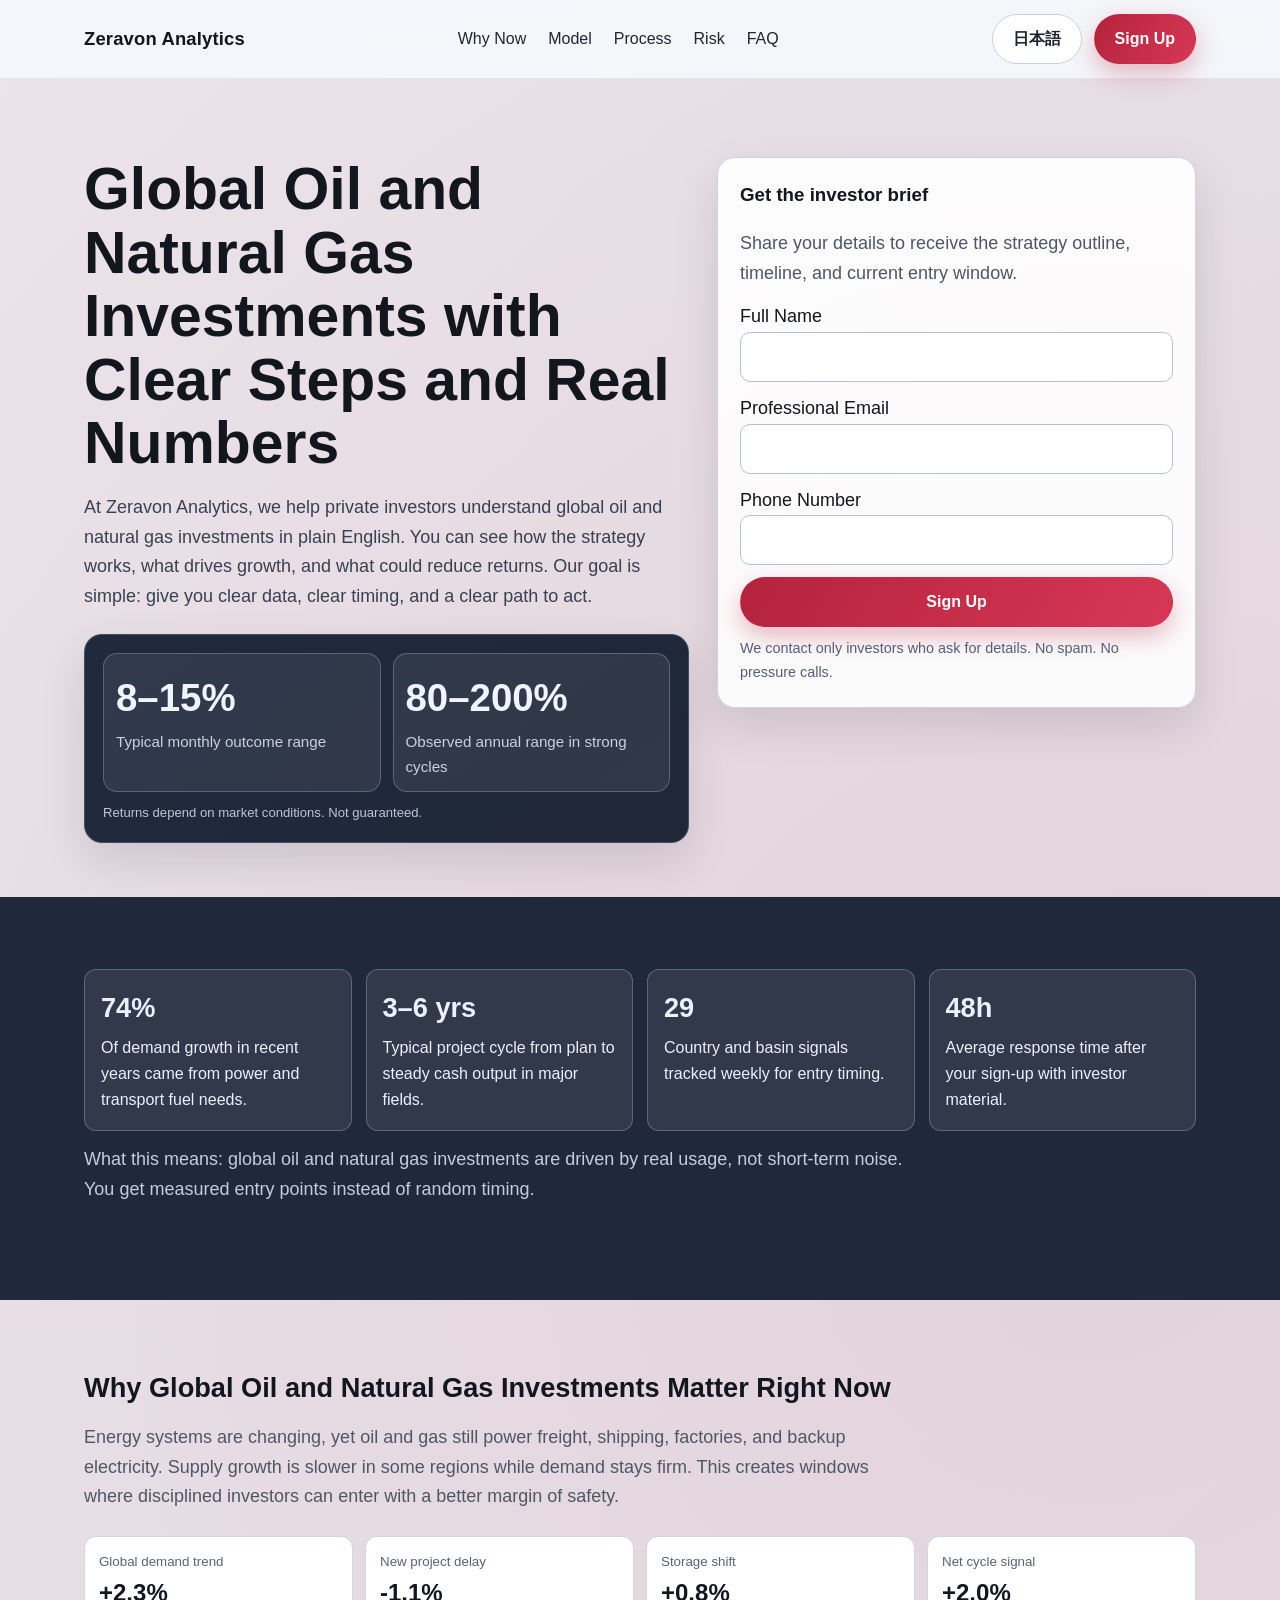
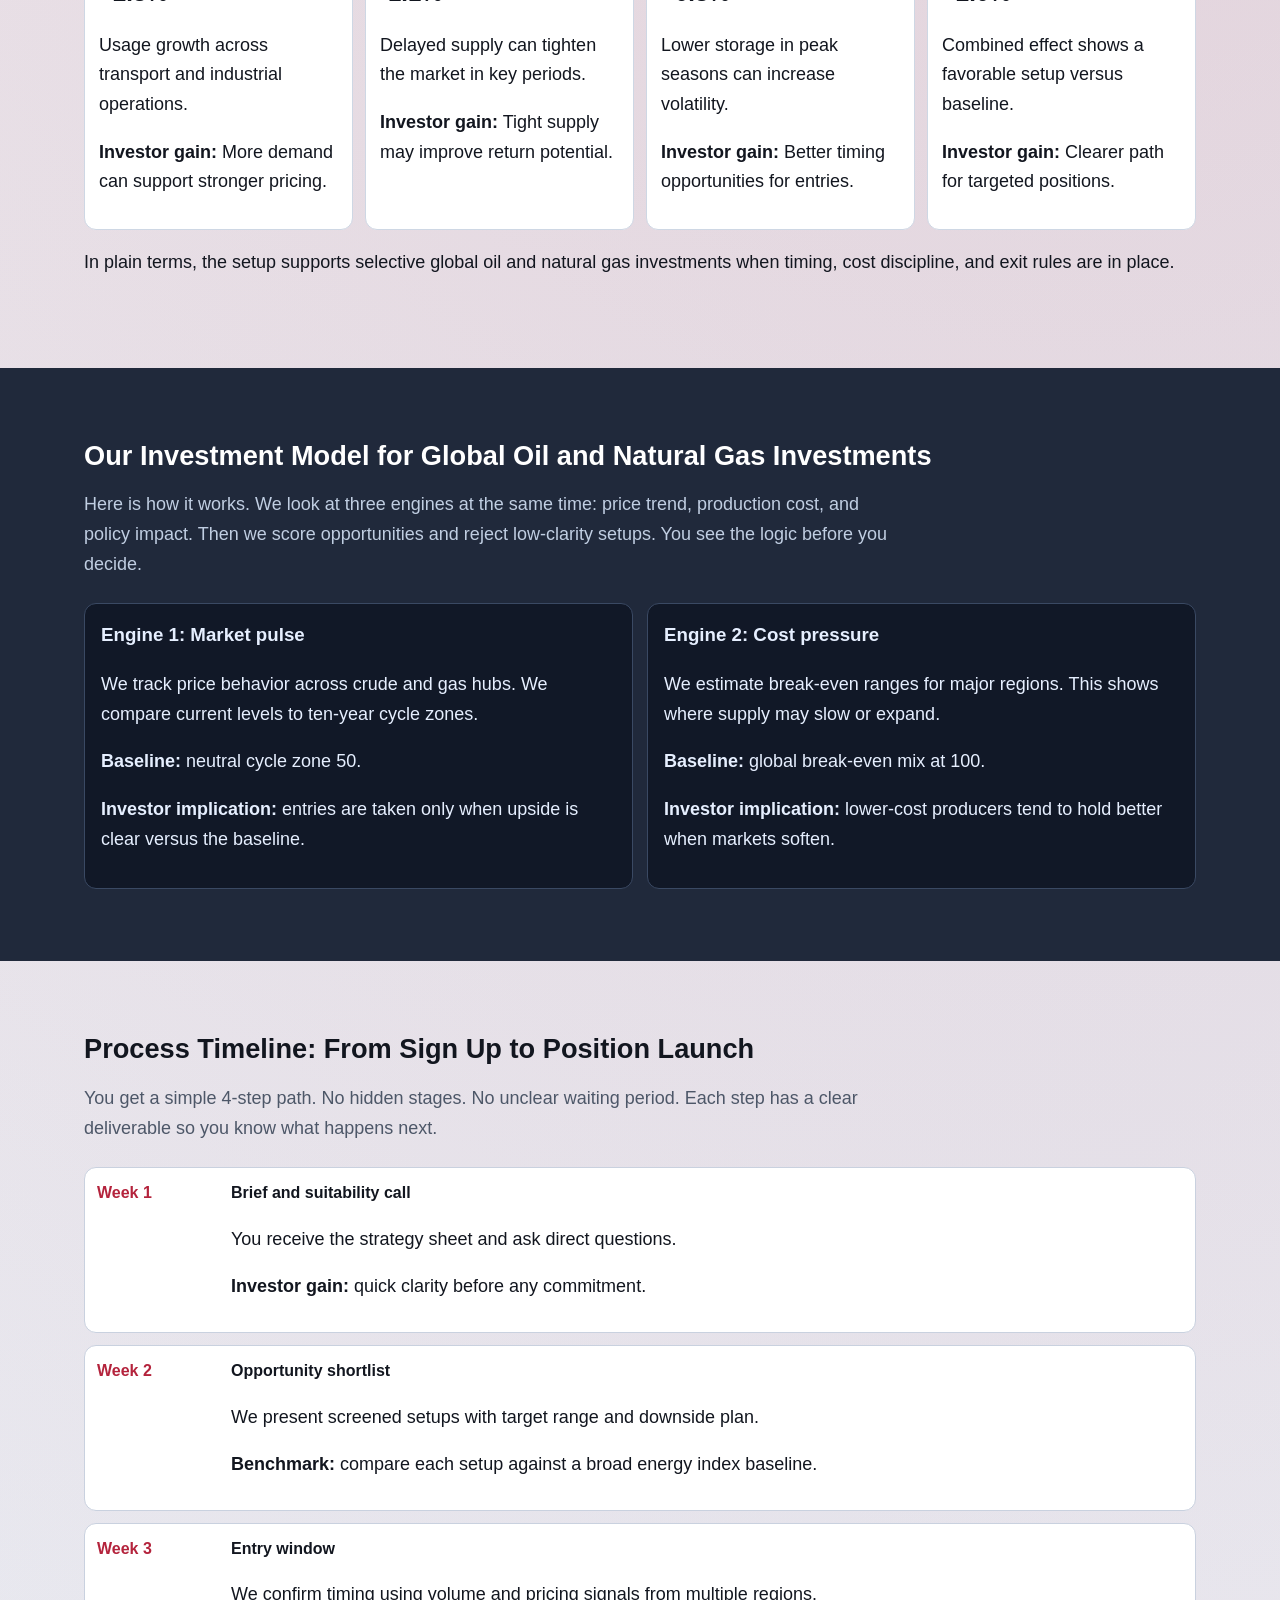
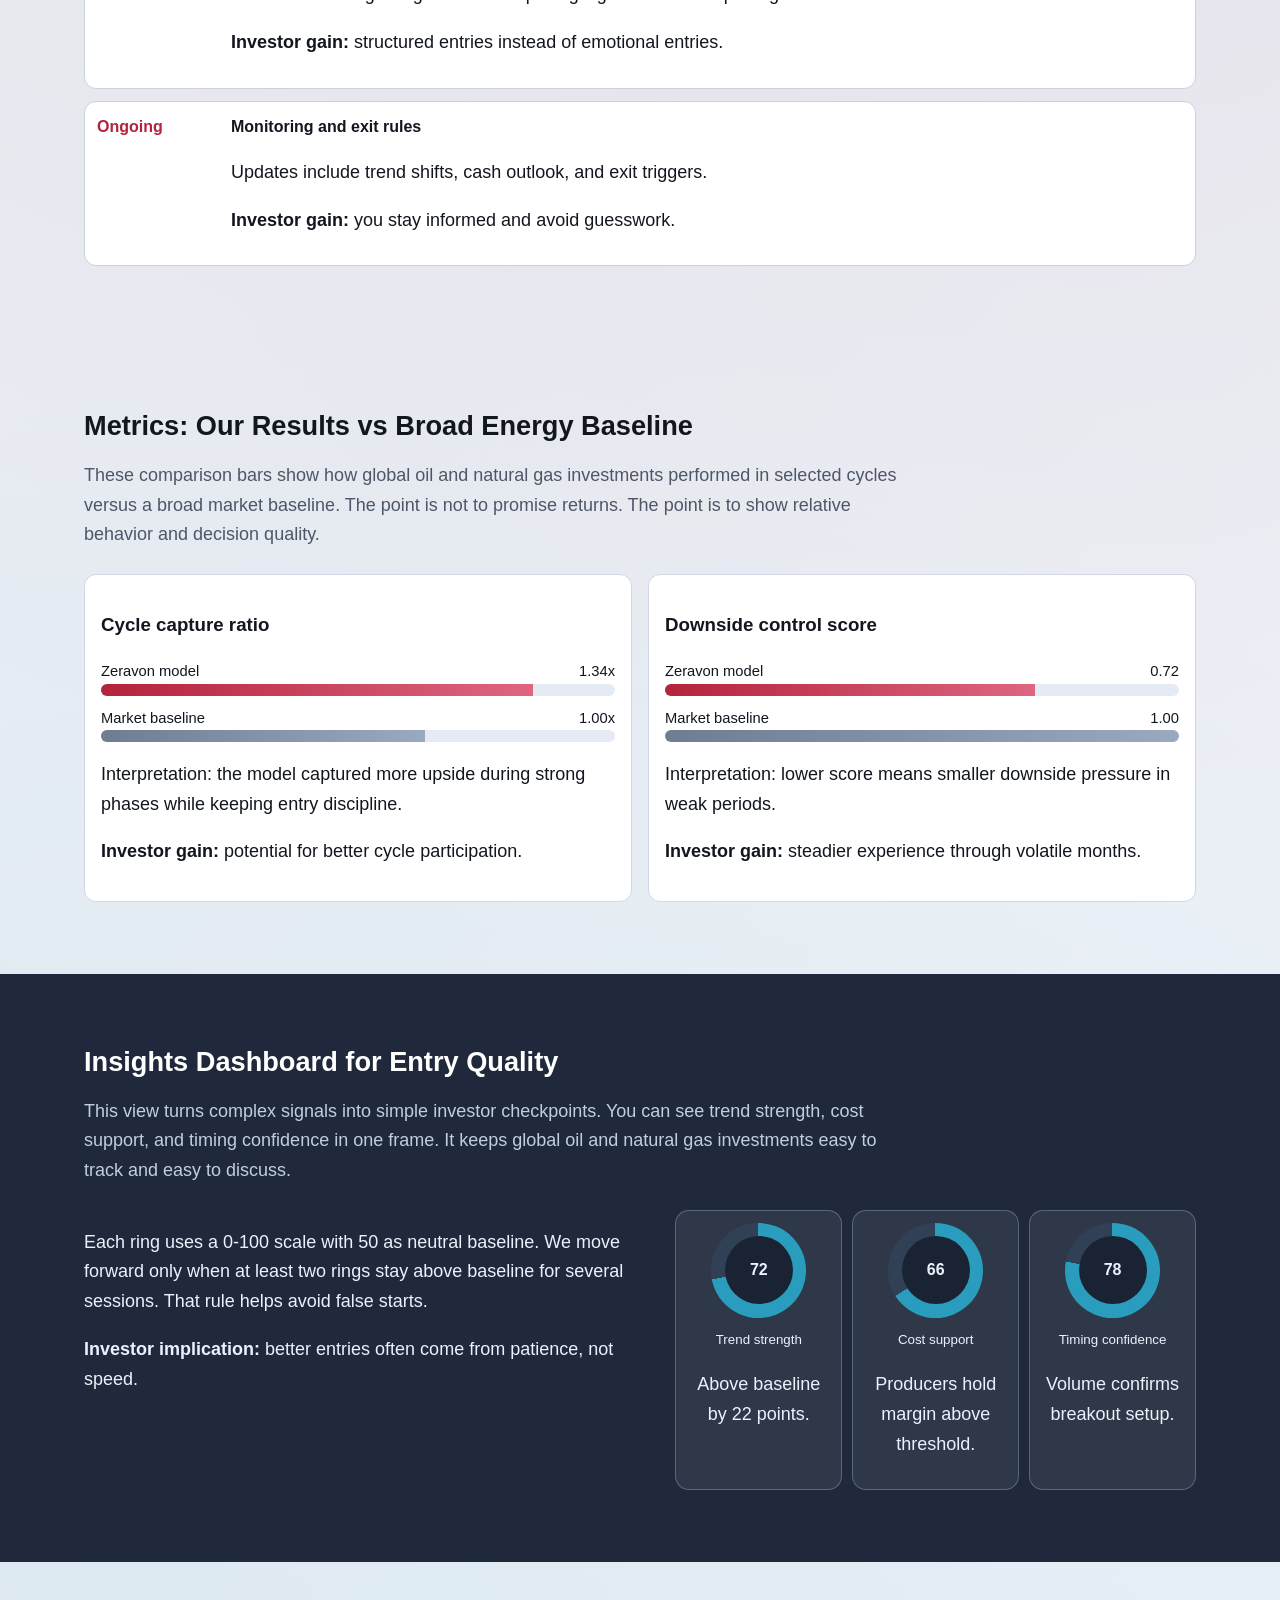
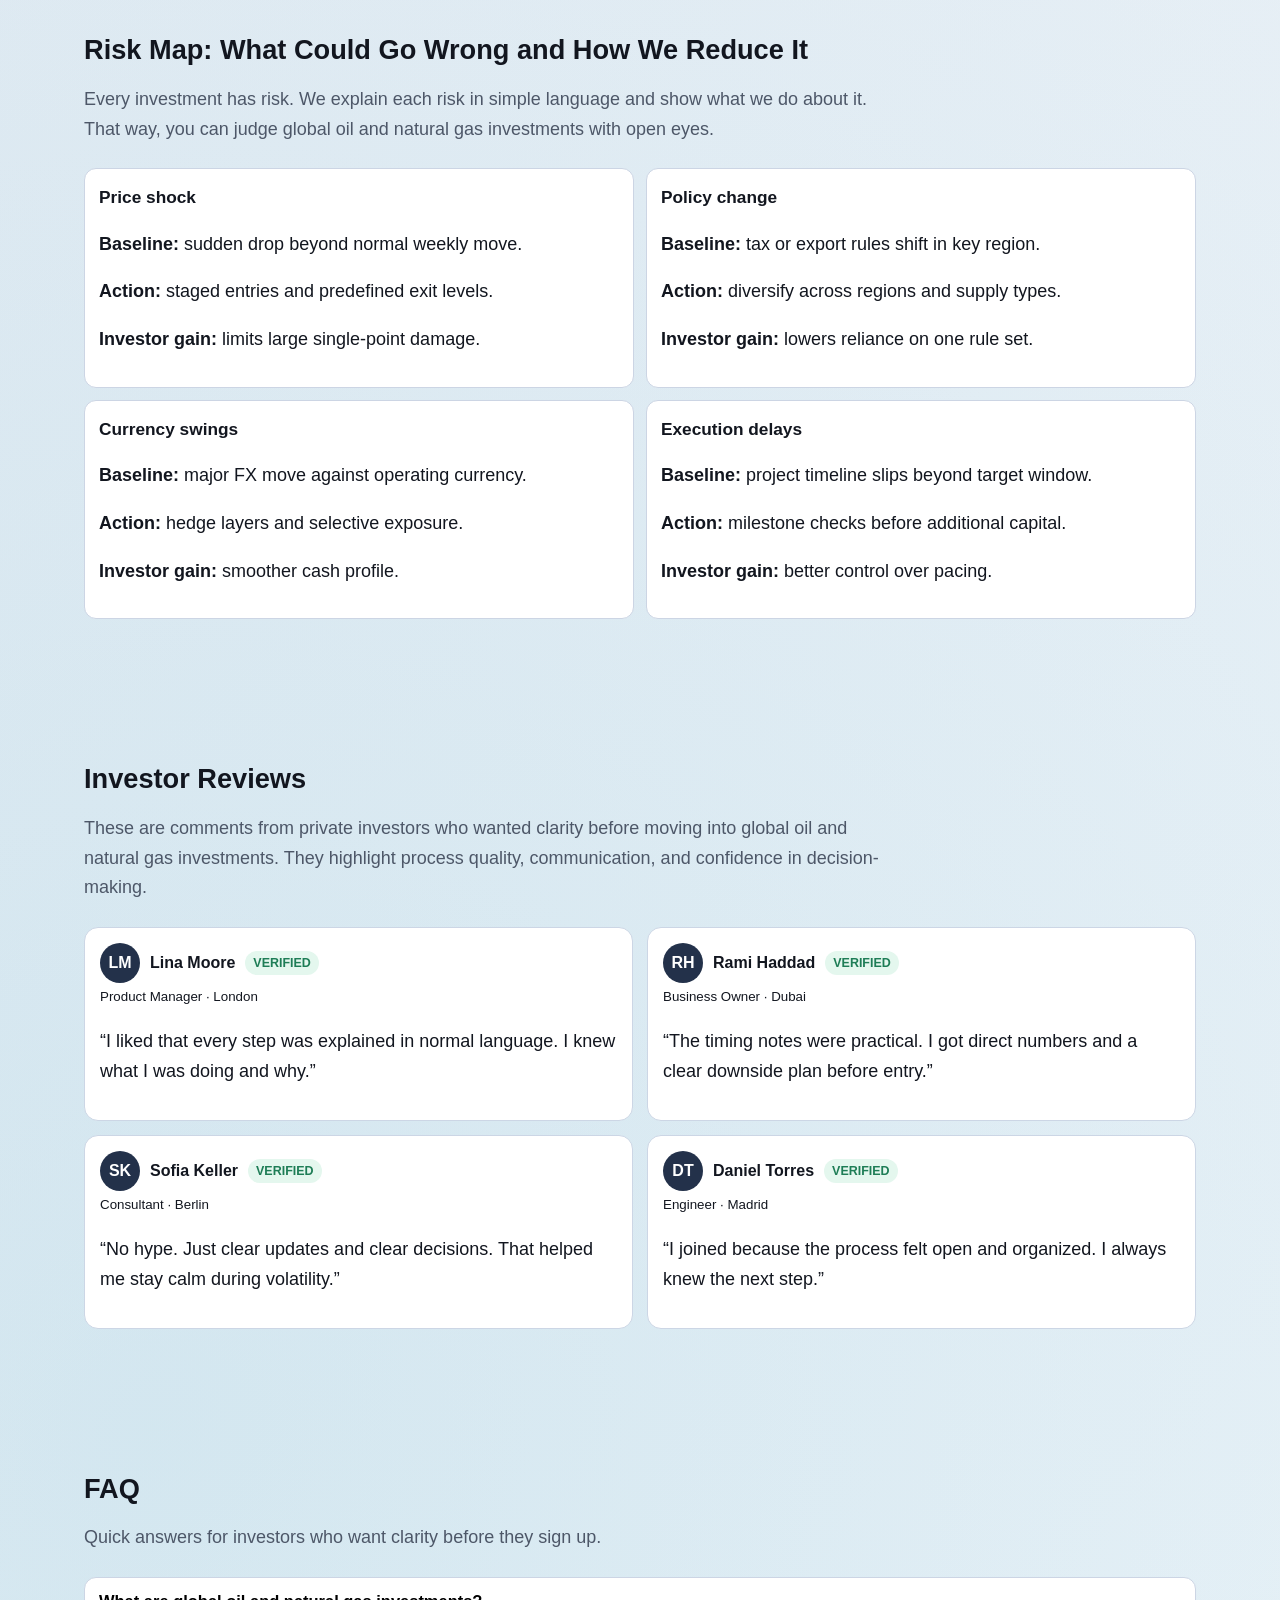
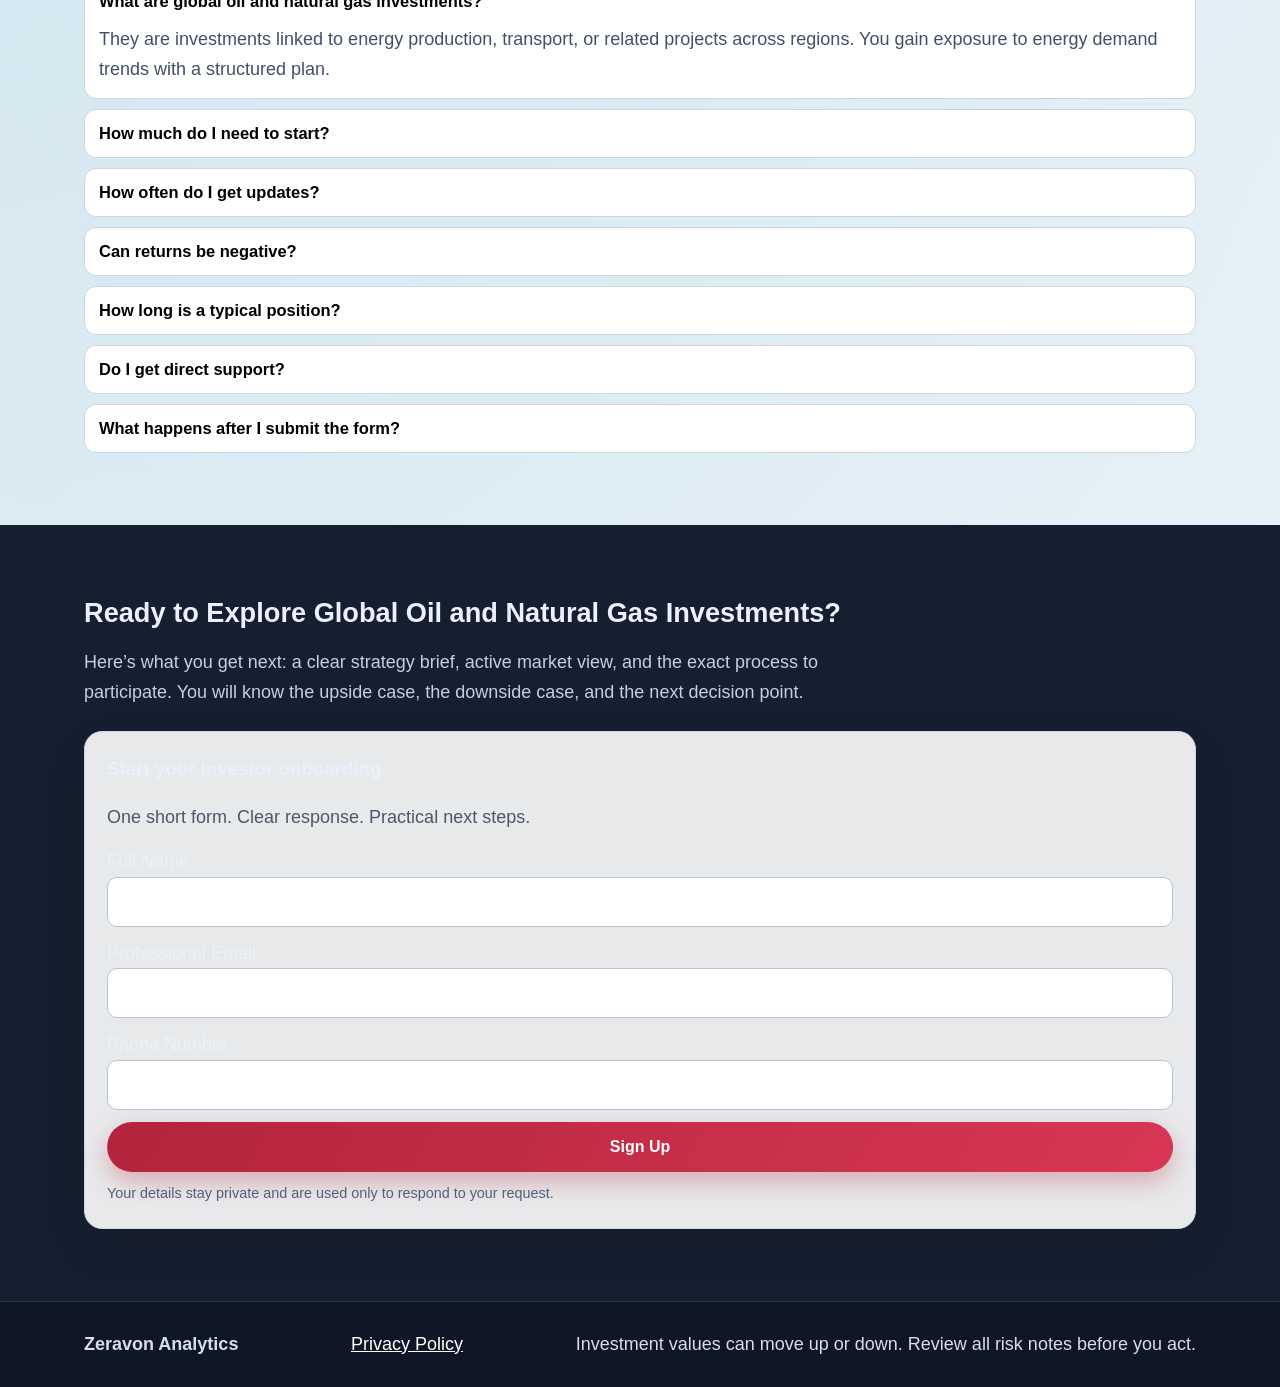
<file: jp/index.html>
<!-- DESIGN SEED: 4821 -->
<!doctype html>
<html lang="en">
<head>
  <meta charset="utf-8" />
  <meta name="viewport" content="width=device-width,initial-scale=1" />
  <title>Zeravon Analytics JP | Global Oil and Natural Gas Investments</title>
  <meta name="description" content="Read an accessible English page about global oil and natural gas investments, metrics, and participation process." />
  <link rel="canonical" href="https://zeravonanalytics.com/jp/index.html" />
  <link rel="alternate" hreflang="en" href="https://zeravonanalytics.com/" />
  <link rel="alternate" hreflang="de" href="https://zeravonanalytics.com/de/index.html" />
  <link rel="alternate" hreflang="fr" href="https://zeravonanalytics.com/fr/index.html" />
  <link rel="alternate" hreflang="es" href="https://zeravonanalytics.com/es/index.html" />
  <link rel="alternate" hreflang="it" href="https://zeravonanalytics.com/it/index.html" />
  <link rel="alternate" hreflang="tr" href="https://zeravonanalytics.com/tr/index.html" />
  <link rel="alternate" hreflang="pt" href="https://zeravonanalytics.com/pt/index.html" />
  <link rel="alternate" hreflang="ja" href="https://zeravonanalytics.com/jp/index.html" />
  <link rel="alternate" hreflang="sk" href="https://zeravonanalytics.com/sk/index.html" />
  <link rel="alternate" hreflang="nl-BE" href="https://zeravonanalytics.com/be/index.html" />
  <meta property="og:title" content="Zeravon Analytics JP | Global Oil and Natural Gas Investments" />
  <meta property="og:description" content="Read an accessible English page about global oil and natural gas investments, metrics, and participation process." />
  <meta property="og:type" content="website" />
  <meta property="og:url" content="https://zeravonanalytics.com/jp/index.html" />
  <meta name="twitter:card" content="summary_large_image" />
  <meta name="twitter:title" content="Zeravon Analytics JP | Global Oil and Natural Gas Investments" />
  <meta name="twitter:description" content="Read an accessible English page about global oil and natural gas investments, metrics, and participation process." />
  <link rel="stylesheet" href="../assets/style.css" />
  <script defer src="../assets/app.js"></script>
</head>
<body>
<header class="site-header">
  <div class="container header-inner">
    <a class="brand" href="../index.html">Zeravon Analytics</a>
    <nav class="nav-links desktop-nav" aria-label="Primary">
      <a href="#why">Why Now</a><a href="#model">Model</a><a href="#process">Process</a><a href="#risk">Risk</a><a href="#faq">FAQ</a>
    </nav>
    <div class="header-right desktop-right">
      <div class="lang-switch" data-lang-switch>
        <button class="lang-pill" aria-label="Open language menu">日本語</button>
        <div class="lang-menu">
<a href="../index.html"><span class="flag"><svg viewBox='0 0 24 24' aria-hidden='true'><rect width='24' height='24' fill='#1f3f8f'/><path d='M0 0l24 24M24 0L0 24' stroke='#fff' stroke-width='4'/><path d='M0 0l24 24M24 0L0 24' stroke='#d21f3c' stroke-width='2'/><path d='M12 0v24M0 12h24' stroke='#fff' stroke-width='6'/><path d='M12 0v24M0 12h24' stroke='#d21f3c' stroke-width='3'/></svg></span>English</a>
<a href="../de/index.html"><span class="flag"><svg viewBox='0 0 24 24'><rect width='24' height='8' fill='#111'/><rect y='8' width='24' height='8' fill='#c62828'/><rect y='16' width='24' height='8' fill='#f2c94c'/></svg></span>Deutsch</a>
<a href="../fr/index.html"><span class="flag"><svg viewBox='0 0 24 24'><rect width='8' height='24' fill='#244aa5'/><rect x='8' width='8' height='24' fill='#fff'/><rect x='16' width='8' height='24' fill='#d33a4a'/></svg></span>Français</a>
<a href="../es/index.html"><span class="flag"><svg viewBox='0 0 24 24'><rect width='24' height='6' fill='#c62828'/><rect y='6' width='24' height='12' fill='#f2c94c'/><rect y='18' width='24' height='6' fill='#c62828'/></svg></span>Español</a>
<a href="../it/index.html"><span class="flag"><svg viewBox='0 0 24 24'><rect width='8' height='24' fill='#2e8b57'/><rect x='8' width='8' height='24' fill='#fff'/><rect x='16' width='8' height='24' fill='#d13f4f'/></svg></span>Italiano</a>
<a href="../tr/index.html"><span class="flag"><svg viewBox='0 0 24 24'><rect width='24' height='24' fill='#c62828'/><circle cx='10' cy='12' r='5' fill='#fff'/><circle cx='12' cy='12' r='4' fill='#c62828'/><polygon points='16,12 19,10.5 19,13.5' fill='#fff'/></svg></span>Türkçe</a>
<a href="../pt/index.html"><span class="flag"><svg viewBox='0 0 24 24'><rect width='10' height='24' fill='#1e7d56'/><rect x='10' width='14' height='24' fill='#d04040'/><circle cx='10' cy='12' r='3' fill='#f2c94c'/></svg></span>Português</a>
<a href="../jp/index.html"><span class="flag"><svg viewBox='0 0 24 24'><rect width='24' height='24' fill='#fff'/><circle cx='12' cy='12' r='6' fill='#c62828'/></svg></span>日本語</a>
<a href="../sk/index.html"><span class="flag"><svg viewBox='0 0 24 24'><rect width='24' height='8' fill='#fff'/><rect y='8' width='24' height='8' fill='#2f68c4'/><rect y='16' width='24' height='8' fill='#d13f4f'/></svg></span>Slovakia</a>
<a href="../be/index.html"><span class="flag"><svg viewBox='0 0 24 24'><rect width='8' height='24' fill='#111'/><rect x='8' width='8' height='24' fill='#f2c94c'/><rect x='16' width='8' height='24' fill='#d13f4f'/></svg></span>Belgium</a>
</div>
      </div>
      <a class="btn btn-primary" href="#lead-final">Sign Up</a>
    </div>
    <button class="icon-btn burger" data-open-drawer aria-label="Open menu">☰</button>
  </div>
</header>

<div class="drawer" data-drawer>
  <div class="drawer-backdrop" data-close-drawer></div>
  <aside class="drawer-panel" aria-label="Mobile menu">
    <div class="drawer-top"><strong>Menu</strong><button class="icon-btn" data-close-drawer aria-label="Close menu">✕</button></div>
    <nav class="drawer-nav"><a href="#why">Why Now</a><a href="#model">Model</a><a href="#process">Process</a><a href="#risk">Risk</a><a href="#faq">FAQ</a></nav>
    <div class="lang-switch" data-lang-switch>
      <button class="lang-pill" aria-label="Open language menu">日本語</button>
      <div class="lang-menu">
<a href="../index.html"><span class="flag"><svg viewBox='0 0 24 24' aria-hidden='true'><rect width='24' height='24' fill='#1f3f8f'/><path d='M0 0l24 24M24 0L0 24' stroke='#fff' stroke-width='4'/><path d='M0 0l24 24M24 0L0 24' stroke='#d21f3c' stroke-width='2'/><path d='M12 0v24M0 12h24' stroke='#fff' stroke-width='6'/><path d='M12 0v24M0 12h24' stroke='#d21f3c' stroke-width='3'/></svg></span>English</a>
<a href="../de/index.html"><span class="flag"><svg viewBox='0 0 24 24'><rect width='24' height='8' fill='#111'/><rect y='8' width='24' height='8' fill='#c62828'/><rect y='16' width='24' height='8' fill='#f2c94c'/></svg></span>Deutsch</a>
<a href="../fr/index.html"><span class="flag"><svg viewBox='0 0 24 24'><rect width='8' height='24' fill='#244aa5'/><rect x='8' width='8' height='24' fill='#fff'/><rect x='16' width='8' height='24' fill='#d33a4a'/></svg></span>Français</a>
<a href="../es/index.html"><span class="flag"><svg viewBox='0 0 24 24'><rect width='24' height='6' fill='#c62828'/><rect y='6' width='24' height='12' fill='#f2c94c'/><rect y='18' width='24' height='6' fill='#c62828'/></svg></span>Español</a>
<a href="../it/index.html"><span class="flag"><svg viewBox='0 0 24 24'><rect width='8' height='24' fill='#2e8b57'/><rect x='8' width='8' height='24' fill='#fff'/><rect x='16' width='8' height='24' fill='#d13f4f'/></svg></span>Italiano</a>
<a href="../tr/index.html"><span class="flag"><svg viewBox='0 0 24 24'><rect width='24' height='24' fill='#c62828'/><circle cx='10' cy='12' r='5' fill='#fff'/><circle cx='12' cy='12' r='4' fill='#c62828'/><polygon points='16,12 19,10.5 19,13.5' fill='#fff'/></svg></span>Türkçe</a>
<a href="../pt/index.html"><span class="flag"><svg viewBox='0 0 24 24'><rect width='10' height='24' fill='#1e7d56'/><rect x='10' width='14' height='24' fill='#d04040'/><circle cx='10' cy='12' r='3' fill='#f2c94c'/></svg></span>Português</a>
<a href="../jp/index.html"><span class="flag"><svg viewBox='0 0 24 24'><rect width='24' height='24' fill='#fff'/><circle cx='12' cy='12' r='6' fill='#c62828'/></svg></span>日本語</a>
<a href="../sk/index.html"><span class="flag"><svg viewBox='0 0 24 24'><rect width='24' height='8' fill='#fff'/><rect y='8' width='24' height='8' fill='#2f68c4'/><rect y='16' width='24' height='8' fill='#d13f4f'/></svg></span>Slovakia</a>
<a href="../be/index.html"><span class="flag"><svg viewBox='0 0 24 24'><rect width='8' height='24' fill='#111'/><rect x='8' width='8' height='24' fill='#f2c94c'/><rect x='16' width='8' height='24' fill='#d13f4f'/></svg></span>Belgium</a>
</div>
    </div>
    <p style="margin-top:16px"><a class="btn btn-primary" href="#lead-final">Sign Up</a></p>
  </aside>
</div>

<main>
<section class="hero section">
  <div class="container hero-wrap">
    <div class="hero-copy reveal">
      <h1>Global Oil and Natural Gas Investments with Clear Steps and Real Numbers</h1>
      <p>At Zeravon Analytics, we help private investors understand global oil and natural gas investments in plain English. You can see how the strategy works, what drives growth, and what could reduce returns. Our goal is simple: give you clear data, clear timing, and a clear path to act.</p>
      <div class="performance-panel" aria-label="Performance range">
        <div class="performance-grid">
          <div class="metric-tile"><div class="metric-value">8–15%</div><div class="metric-label">Typical monthly outcome range</div></div>
          <div class="metric-tile"><div class="metric-value">80–200%</div><div class="metric-label">Observed annual range in strong cycles</div></div>
        </div>
        <div class="micro-note">Returns depend on market conditions. Not guaranteed.</div>
      </div>
    </div>
    <div class="form-card reveal" id="lead-top">
      <h3>Get the investor brief</h3>
      <p class="promise">Share your details to receive the strategy outline, timeline, and current entry window.</p>
      <form class="stack">
        <label>Full Name<input type="text" name="name" required /></label>
        <label>Professional Email<input type="email" name="email" required /></label>
        <label>Phone Number<input type="tel" name="phone" required /></label>
        <button class="btn btn-primary" type="submit">Sign Up</button>
      </form>
      <div class="trust">We contact only investors who ask for details. No spam. No pressure calls.</div>
    </div>
  </div>
</section>

<section class="section slate"><div class="container reveal"><div class="kpi-strip">
<div class="kpi"><strong>74%</strong>Of demand growth in recent years came from power and transport fuel needs.</div>
<div class="kpi"><strong>3–6 yrs</strong>Typical project cycle from plan to steady cash output in major fields.</div>
<div class="kpi"><strong>29</strong>Country and basin signals tracked weekly for entry timing.</div>
<div class="kpi"><strong>48h</strong>Average response time after your sign-up with investor material.</div>
</div><p class="section-intro" style="margin-top:14px">What this means: global oil and natural gas investments are driven by real usage, not short-term noise. You get measured entry points instead of random timing.</p></div></section>

<section class="section" id="why"><div class="container reveal">
<h2>Why Global Oil and Natural Gas Investments Matter Right Now</h2>
<p class="section-intro">Energy systems are changing, yet oil and gas still power freight, shipping, factories, and backup electricity. Supply growth is slower in some regions while demand stays firm. This creates windows where disciplined investors can enter with a better margin of safety.</p>
<div class="waterfall">
<div class="water-step"><small>Global demand trend</small><div class="delta">+2.3%</div><p>Usage growth across transport and industrial operations.</p><p><strong>Investor gain:</strong> More demand can support stronger pricing.</p></div>
<div class="water-step"><small>New project delay</small><div class="delta">-1.1%</div><p>Delayed supply can tighten the market in key periods.</p><p><strong>Investor gain:</strong> Tight supply may improve return potential.</p></div>
<div class="water-step"><small>Storage shift</small><div class="delta">+0.8%</div><p>Lower storage in peak seasons can increase volatility.</p><p><strong>Investor gain:</strong> Better timing opportunities for entries.</p></div>
<div class="water-step"><small>Net cycle signal</small><div class="delta">+2.0%</div><p>Combined effect shows a favorable setup versus baseline.</p><p><strong>Investor gain:</strong> Clearer path for targeted positions.</p></div>
</div>
<p>In plain terms, the setup supports selective global oil and natural gas investments when timing, cost discipline, and exit rules are in place.</p>
</div></section>

<section class="section slate" id="model"><div class="container reveal">
<h2>Our Investment Model for Global Oil and Natural Gas Investments</h2>
<p class="section-intro">Here is how it works. We look at three engines at the same time: price trend, production cost, and policy impact. Then we score opportunities and reject low-clarity setups. You see the logic before you decide.</p>
<div class="model-grid">
<div class="model-card"><h3>Engine 1: Market pulse</h3><p>We track price behavior across crude and gas hubs. We compare current levels to ten-year cycle zones.</p><p><strong>Baseline:</strong> neutral cycle zone 50.</p><p><strong>Investor implication:</strong> entries are taken only when upside is clear versus the baseline.</p></div>
<div class="model-card"><h3>Engine 2: Cost pressure</h3><p>We estimate break-even ranges for major regions. This shows where supply may slow or expand.</p><p><strong>Baseline:</strong> global break-even mix at 100.</p><p><strong>Investor implication:</strong> lower-cost producers tend to hold better when markets soften.</p></div>
</div>
</div></section>

<section class="section" id="process"><div class="container reveal">
<h2>Process Timeline: From Sign Up to Position Launch</h2>
<p class="section-intro">You get a simple 4-step path. No hidden stages. No unclear waiting period. Each step has a clear deliverable so you know what happens next.</p>
<div class="timeline">
<div class="time-item"><b>Week 1</b><div><strong>Brief and suitability call</strong><p>You receive the strategy sheet and ask direct questions.</p><p><strong>Investor gain:</strong> quick clarity before any commitment.</p></div></div>
<div class="time-item"><b>Week 2</b><div><strong>Opportunity shortlist</strong><p>We present screened setups with target range and downside plan.</p><p><strong>Benchmark:</strong> compare each setup against a broad energy index baseline.</p></div></div>
<div class="time-item"><b>Week 3</b><div><strong>Entry window</strong><p>We confirm timing using volume and pricing signals from multiple regions.</p><p><strong>Investor gain:</strong> structured entries instead of emotional entries.</p></div></div>
<div class="time-item"><b>Ongoing</b><div><strong>Monitoring and exit rules</strong><p>Updates include trend shifts, cash outlook, and exit triggers.</p><p><strong>Investor gain:</strong> you stay informed and avoid guesswork.</p></div></div>
</div>
</div></section>

<section class="section"><div class="container reveal">
<h2>Metrics: Our Results vs Broad Energy Baseline</h2>
<p class="section-intro">These comparison bars show how global oil and natural gas investments performed in selected cycles versus a broad market baseline. The point is not to promise returns. The point is to show relative behavior and decision quality.</p>
<div class="compare-grid">
<div class="compare-card"><h3>Cycle capture ratio</h3><div class="bar-row"><div class="bar-label"><span>Zeravon model</span><span>1.34x</span></div><div class="dual-bar"><span class="us" style="width:84%"></span></div></div><div class="bar-row"><div class="bar-label"><span>Market baseline</span><span>1.00x</span></div><div class="dual-bar"><span class="market" style="width:63%"></span></div></div><p>Interpretation: the model captured more upside during strong phases while keeping entry discipline.</p><p><strong>Investor gain:</strong> potential for better cycle participation.</p></div>
<div class="compare-card"><h3>Downside control score</h3><div class="bar-row"><div class="bar-label"><span>Zeravon model</span><span>0.72</span></div><div class="dual-bar"><span class="us" style="width:72%"></span></div></div><div class="bar-row"><div class="bar-label"><span>Market baseline</span><span>1.00</span></div><div class="dual-bar"><span class="market" style="width:100%"></span></div></div><p>Interpretation: lower score means smaller downside pressure in weak periods.</p><p><strong>Investor gain:</strong> steadier experience through volatile months.</p></div>
</div></div></section>

<section class="section slate" id="insights"><div class="container reveal">
<h2>Insights Dashboard for Entry Quality</h2>
<p class="section-intro">This view turns complex signals into simple investor checkpoints. You can see trend strength, cost support, and timing confidence in one frame. It keeps global oil and natural gas investments easy to track and easy to discuss.</p>
<div class="insight-layout">
<div><p>Each ring uses a 0-100 scale with 50 as neutral baseline. We move forward only when at least two rings stay above baseline for several sessions. That rule helps avoid false starts.</p><p><strong>Investor implication:</strong> better entries often come from patience, not speed.</p></div>
<div class="ring-wrap">
<div class="ring-card"><div class="ring" style="--val:72%" data-label="72"></div><small>Trend strength</small><p>Above baseline by 22 points.</p></div>
<div class="ring-card"><div class="ring" style="--val:66%" data-label="66"></div><small>Cost support</small><p>Producers hold margin above threshold.</p></div>
<div class="ring-card"><div class="ring" style="--val:78%" data-label="78"></div><small>Timing confidence</small><p>Volume confirms breakout setup.</p></div>
</div>
</div></div></section>

<section class="section" id="risk"><div class="container reveal">
<h2>Risk Map: What Could Go Wrong and How We Reduce It</h2>
<p class="section-intro">Every investment has risk. We explain each risk in simple language and show what we do about it. That way, you can judge global oil and natural gas investments with open eyes.</p>
<div class="risk-matrix">
<div class="risk-cell"><h3>Price shock</h3><p><strong>Baseline:</strong> sudden drop beyond normal weekly move.</p><p><strong>Action:</strong> staged entries and predefined exit levels.</p><p><strong>Investor gain:</strong> limits large single-point damage.</p></div>
<div class="risk-cell"><h3>Policy change</h3><p><strong>Baseline:</strong> tax or export rules shift in key region.</p><p><strong>Action:</strong> diversify across regions and supply types.</p><p><strong>Investor gain:</strong> lowers reliance on one rule set.</p></div>
<div class="risk-cell"><h3>Currency swings</h3><p><strong>Baseline:</strong> major FX move against operating currency.</p><p><strong>Action:</strong> hedge layers and selective exposure.</p><p><strong>Investor gain:</strong> smoother cash profile.</p></div>
<div class="risk-cell"><h3>Execution delays</h3><p><strong>Baseline:</strong> project timeline slips beyond target window.</p><p><strong>Action:</strong> milestone checks before additional capital.</p><p><strong>Investor gain:</strong> better control over pacing.</p></div>
</div></div></section>

<section class="section" id="reviews"><div class="container reveal">
<h2>Investor Reviews</h2>
<p class="section-intro">These are comments from private investors who wanted clarity before moving into global oil and natural gas investments. They highlight process quality, communication, and confidence in decision-making.</p>
<div class="reviews-grid">
<article class="review"><div class="review-head"><div class="avatar">LM</div><strong>Lina Moore</strong><span class="verified">VERIFIED</span></div><small>Product Manager · London</small><p>“I liked that every step was explained in normal language. I knew what I was doing and why.”</p></article>
<article class="review"><div class="review-head"><div class="avatar">RH</div><strong>Rami Haddad</strong><span class="verified">VERIFIED</span></div><small>Business Owner · Dubai</small><p>“The timing notes were practical. I got direct numbers and a clear downside plan before entry.”</p></article>
<article class="review"><div class="review-head"><div class="avatar">SK</div><strong>Sofia Keller</strong><span class="verified">VERIFIED</span></div><small>Consultant · Berlin</small><p>“No hype. Just clear updates and clear decisions. That helped me stay calm during volatility.”</p></article>
<article class="review"><div class="review-head"><div class="avatar">DT</div><strong>Daniel Torres</strong><span class="verified">VERIFIED</span></div><small>Engineer · Madrid</small><p>“I joined because the process felt open and organized. I always knew the next step.”</p></article>
</div></div></section>

<section class="section" id="faq"><div class="container reveal">
<h2>FAQ</h2>
<p class="section-intro">Quick answers for investors who want clarity before they sign up.</p>
<div class="faq-list">
<div class="faq-item open"><button class="faq-q">What are global oil and natural gas investments?</button><div class="faq-a"><div class="faq-answer">They are investments linked to energy production, transport, or related projects across regions. You gain exposure to energy demand trends with a structured plan.</div></div></div>
<div class="faq-item"><button class="faq-q">How much do I need to start?</button><div class="faq-a"><div class="faq-answer">Minimum size depends on the current window. After you sign up, we share the active threshold and what it includes.</div></div></div>
<div class="faq-item"><button class="faq-q">How often do I get updates?</button><div class="faq-a"><div class="faq-answer">You receive regular updates on market signals, active positions, and any change in exit conditions.</div></div></div>
<div class="faq-item"><button class="faq-q">Can returns be negative?</button><div class="faq-a"><div class="faq-answer">Yes. Markets can move against any strategy. We use entry rules and exit levels to reduce impact, but loss is still possible.</div></div></div>
<div class="faq-item"><button class="faq-q">How long is a typical position?</button><div class="faq-a"><div class="faq-answer">Many positions run from weeks to several months, based on the cycle signal and risk limits.</div></div></div>
<div class="faq-item"><button class="faq-q">Do I get direct support?</button><div class="faq-a"><div class="faq-answer">Yes. You can ask questions during onboarding and during monitoring updates.</div></div></div>
<div class="faq-item"><button class="faq-q">What happens after I submit the form?</button><div class="faq-a"><div class="faq-answer">We review your request, send the investor brief, and schedule a short call to confirm fit and timing.</div></div></div>
</div></div></section>

<section class="section final-cta" id="lead-final"><div class="container reveal">
<h2>Ready to Explore Global Oil and Natural Gas Investments?</h2>
<p class="section-intro">Here’s what you get next: a clear strategy brief, active market view, and the exact process to participate. You will know the upside case, the downside case, and the next decision point.</p>
<div class="form-card">
  <h3>Start your investor onboarding</h3>
  <p class="promise">One short form. Clear response. Practical next steps.</p>
  <form class="stack">
    <label>Full Name<input type="text" required /></label>
    <label>Professional Email<input type="email" required /></label>
    <label>Phone Number<input type="tel" required /></label>
    <button class="btn btn-primary" type="submit">Sign Up</button>
  </form>
  <div class="trust">Your details stay private and are used only to respond to your request.</div>
</div>
</div></section>
</main>

<footer><div class="container footer-row"><strong>Zeravon Analytics</strong><a href="#privacy" data-open-modal>Privacy Policy</a><span>Investment values can move up or down. Review all risk notes before you act.</span></div></footer>

<div class="modal" data-modal>
  <div class="modal-backdrop" data-close-modal></div>
  <section class="modal-panel" role="dialog" aria-modal="true" aria-label="Privacy Policy" id="privacy">
    <div class="modal-head"><h2>Privacy Policy</h2><button class="icon-btn" data-close-modal aria-label="Close privacy policy">✕</button></div>
    <div class="modal-content">
      <p><strong>Introduction:</strong> We explain how we handle your personal information in a clear way.</p>
      <p><strong>Data collection:</strong> We collect Full Name, Professional Email, and Phone Number from the forms.</p>
      <p><strong>Legal basis:</strong> We use your data to respond to your request and provide investor information you asked for.</p>
      <p><strong>Cookies:</strong> Basic cookies may be used for site function and performance measurement.</p>
      <p><strong>Retention:</strong> We keep data only as long as needed for communication, records, and legal obligations.</p>
      <p><strong>Third-party sharing:</strong> We do not sell your data. We may share limited data with trusted service providers that support operations.</p>
      <p><strong>Security:</strong> We use access controls and secure systems to protect your information.</p>
      <p><strong>User rights:</strong> You can request access, correction, deletion, or a copy of your data.</p>
      <p><strong>International transfers:</strong> Data may be processed in other countries with suitable safeguards.</p>
      <p><strong>Industry risk disclosure:</strong> Investment information can include market volatility and uncertainty, and past outcomes do not guarantee future outcomes.</p>
      <p><strong>Contact:</strong> privacy@zeravonanalytics.com</p>
    </div>
    <div class="modal-foot"><button class="btn" data-close-modal>Close</button></div>
  </section>
</div>

<script type="application/ld+json">{"@context":"https://schema.org","@graph":[{"@type":"Organization","name":"Zeravon Analytics","url":"https://zeravonanalytics.com"},{"@type":"WebSite","name":"Zeravon Analytics","url":"https://zeravonanalytics.com"},{"@type":"FAQPage","mainEntity":[{"@type":"Question","name":"What are global oil and natural gas investments?","acceptedAnswer":{"@type":"Answer","text":"They are investments linked to energy production, transport, or related projects across regions."}},{"@type":"Question","name":"Can returns be negative?","acceptedAnswer":{"@type":"Answer","text":"Yes. Markets can move against any strategy and loss is possible."}}]},{"@type":"Review","author":{"@type":"Person","name":"Lina Moore"},"reviewBody":"Clear language and practical process from start to finish.","itemReviewed":{"@type":"Service","name":"Global oil and natural gas investment guidance"}}]}</script>
</body>
</html>
</file>
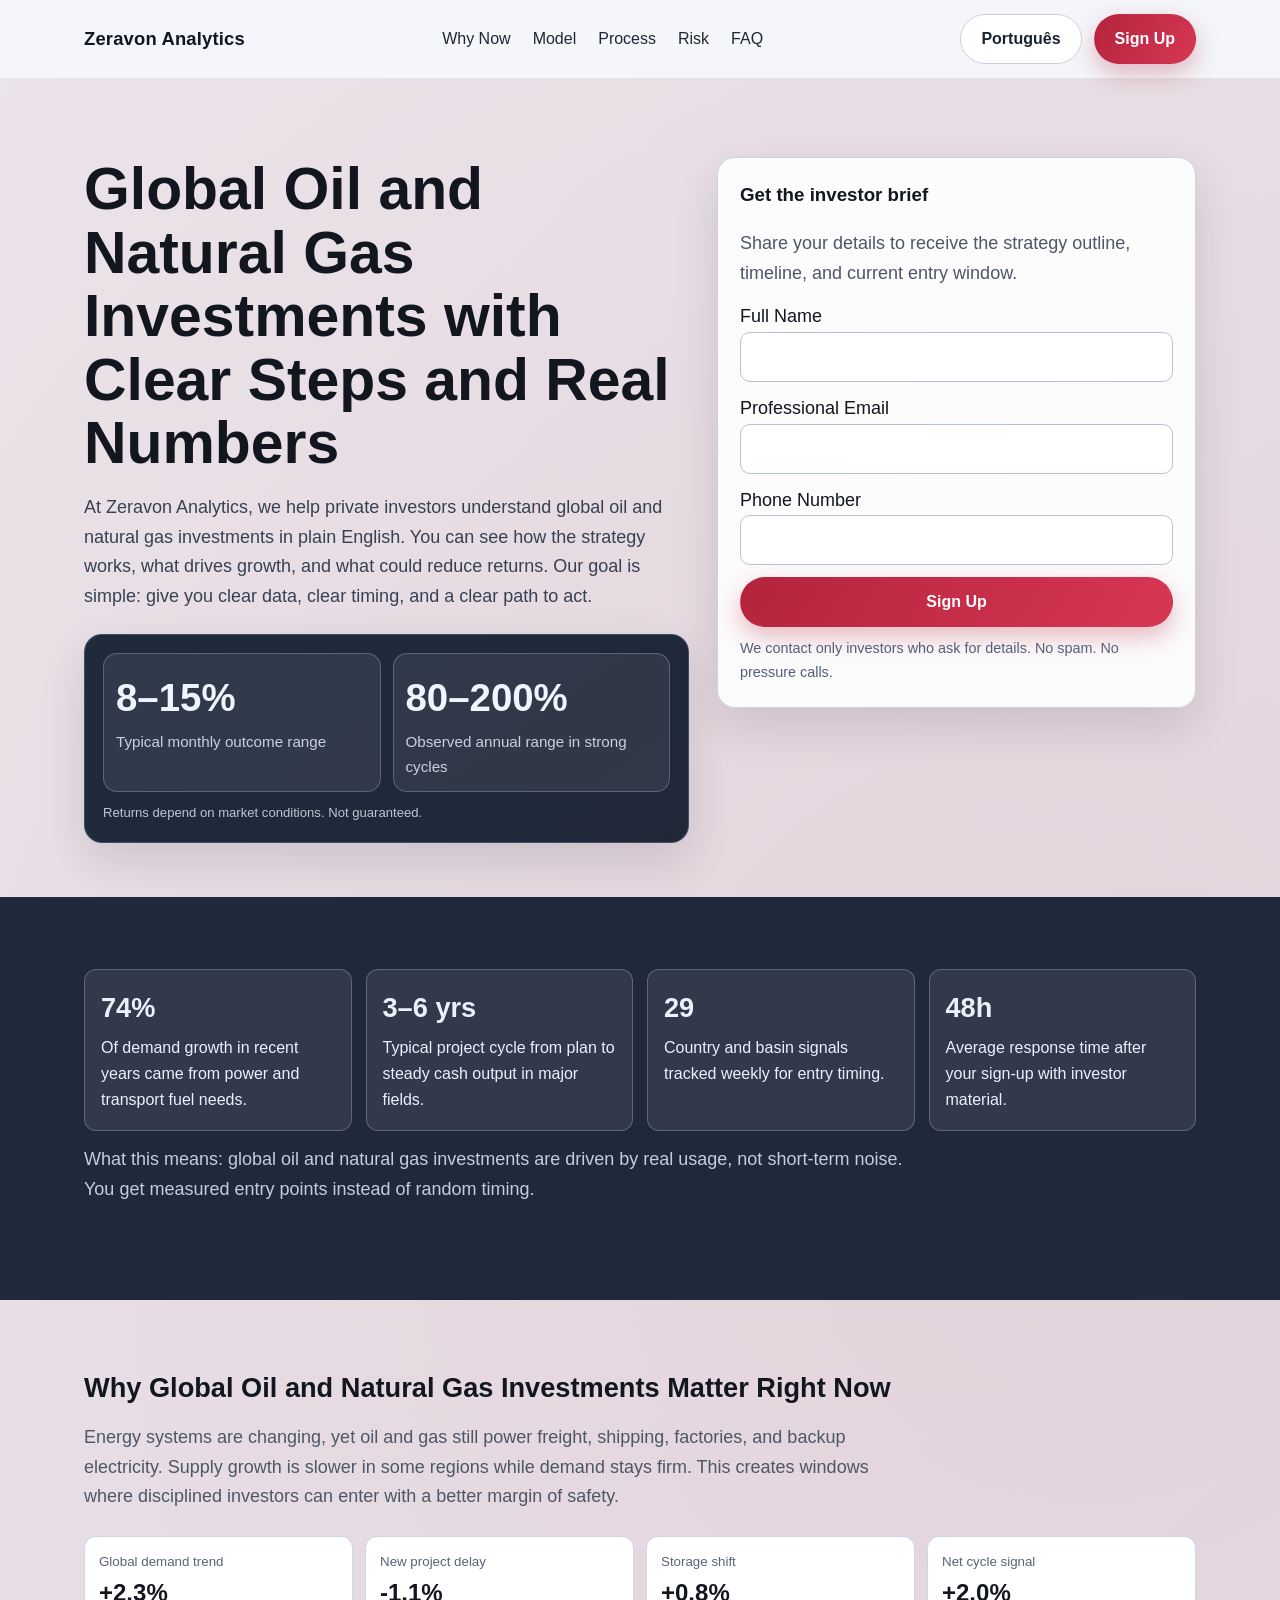
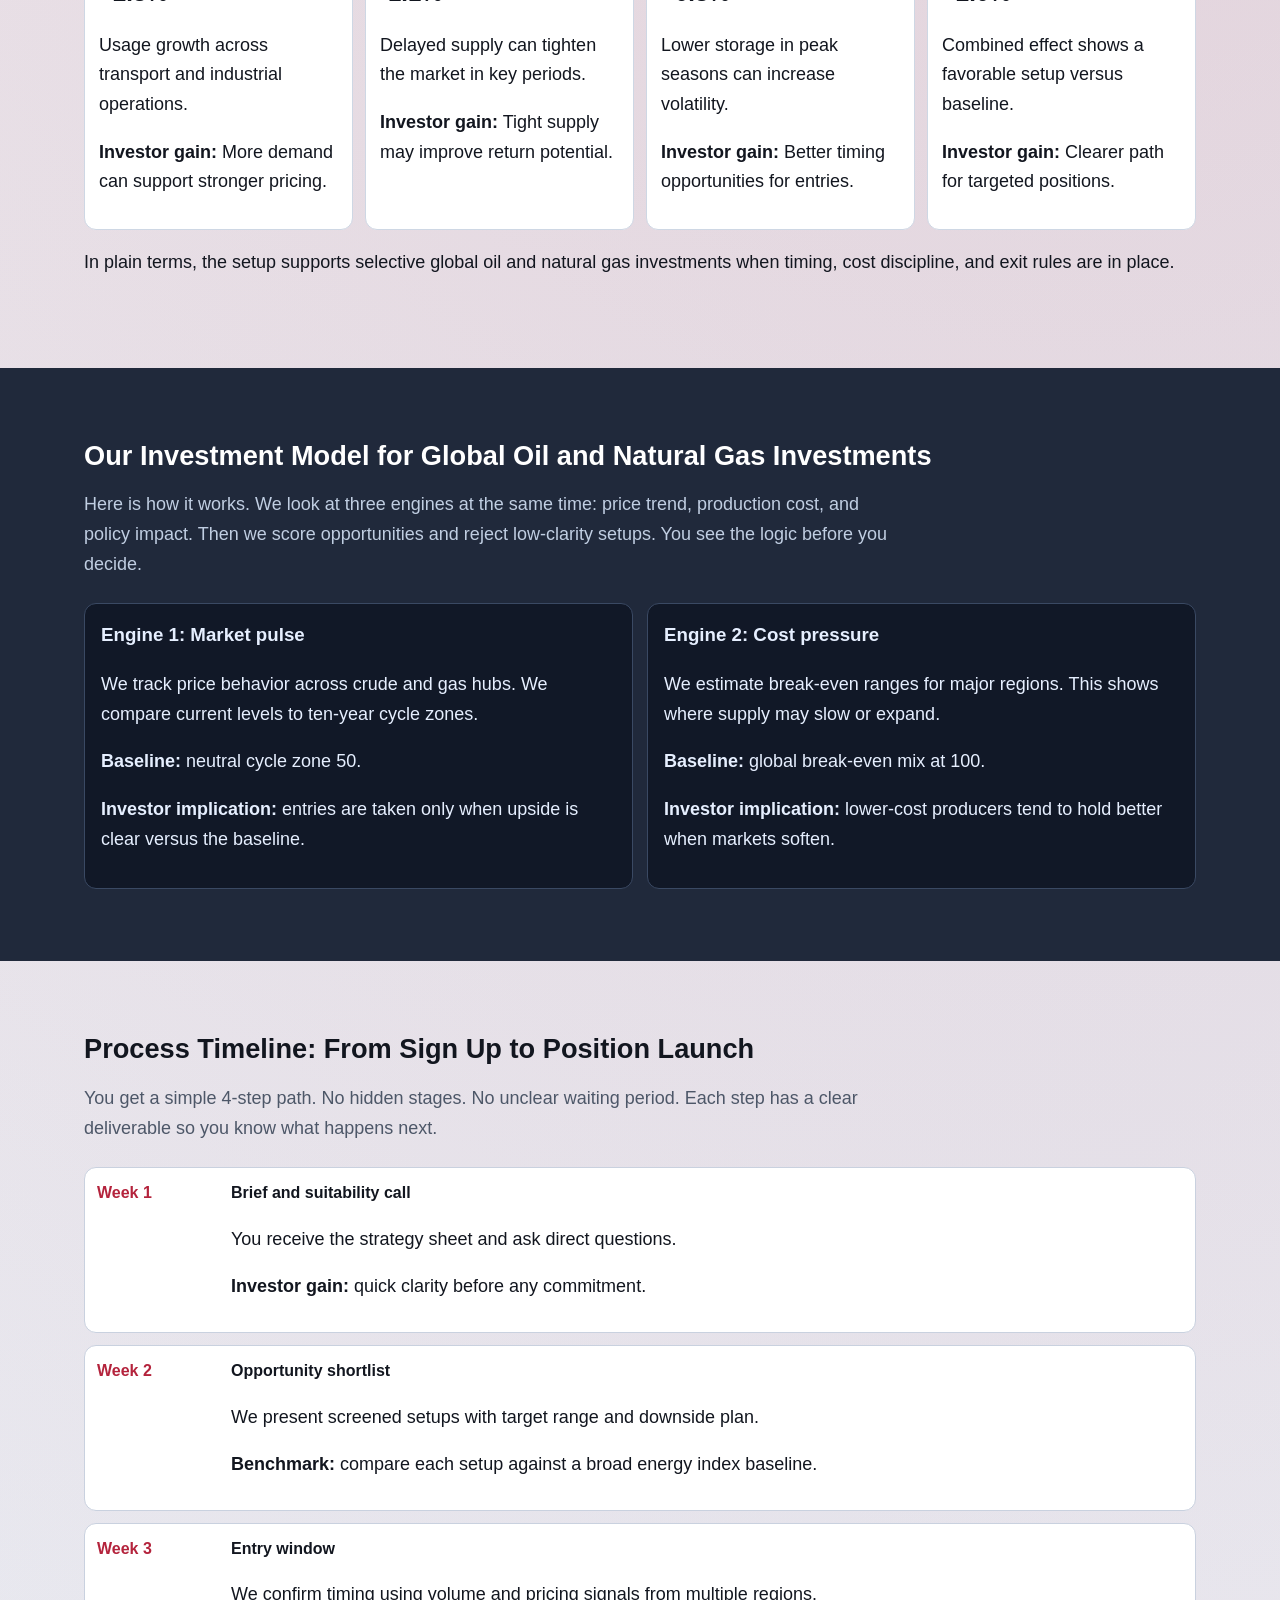
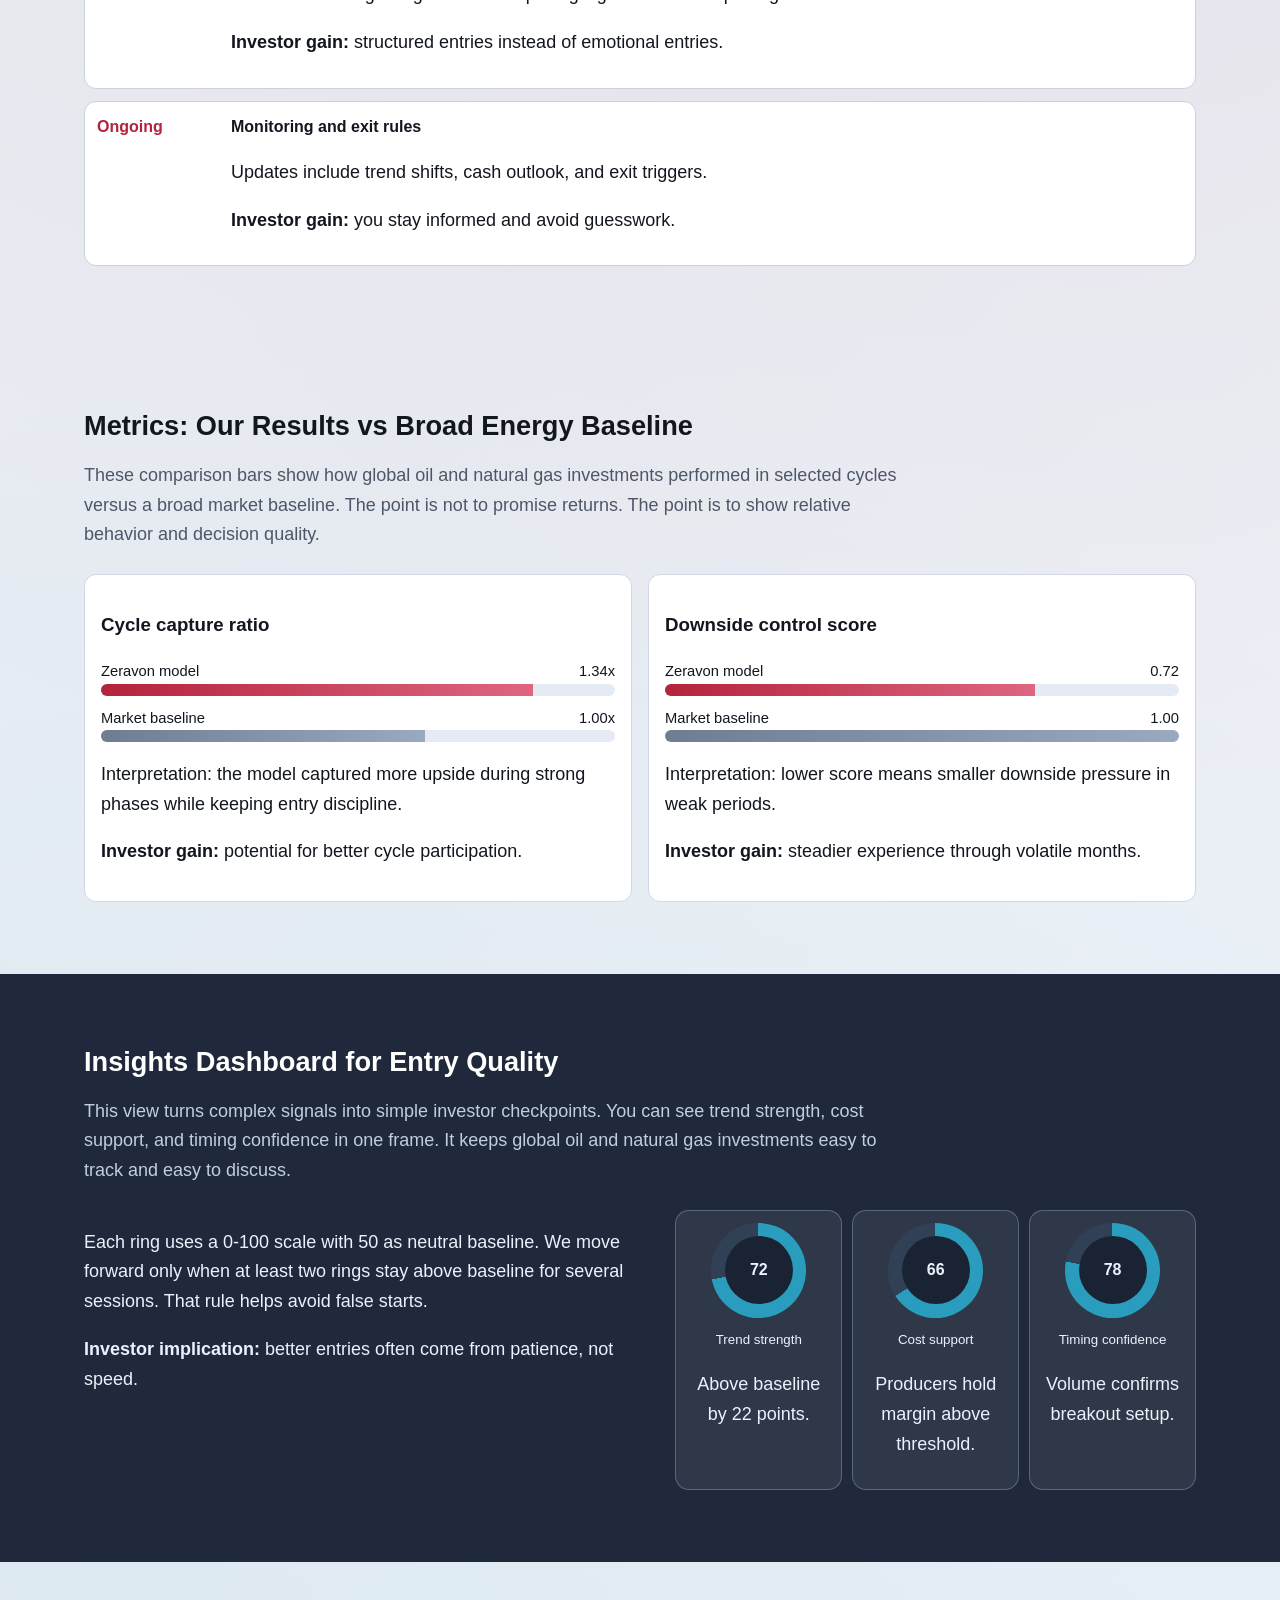
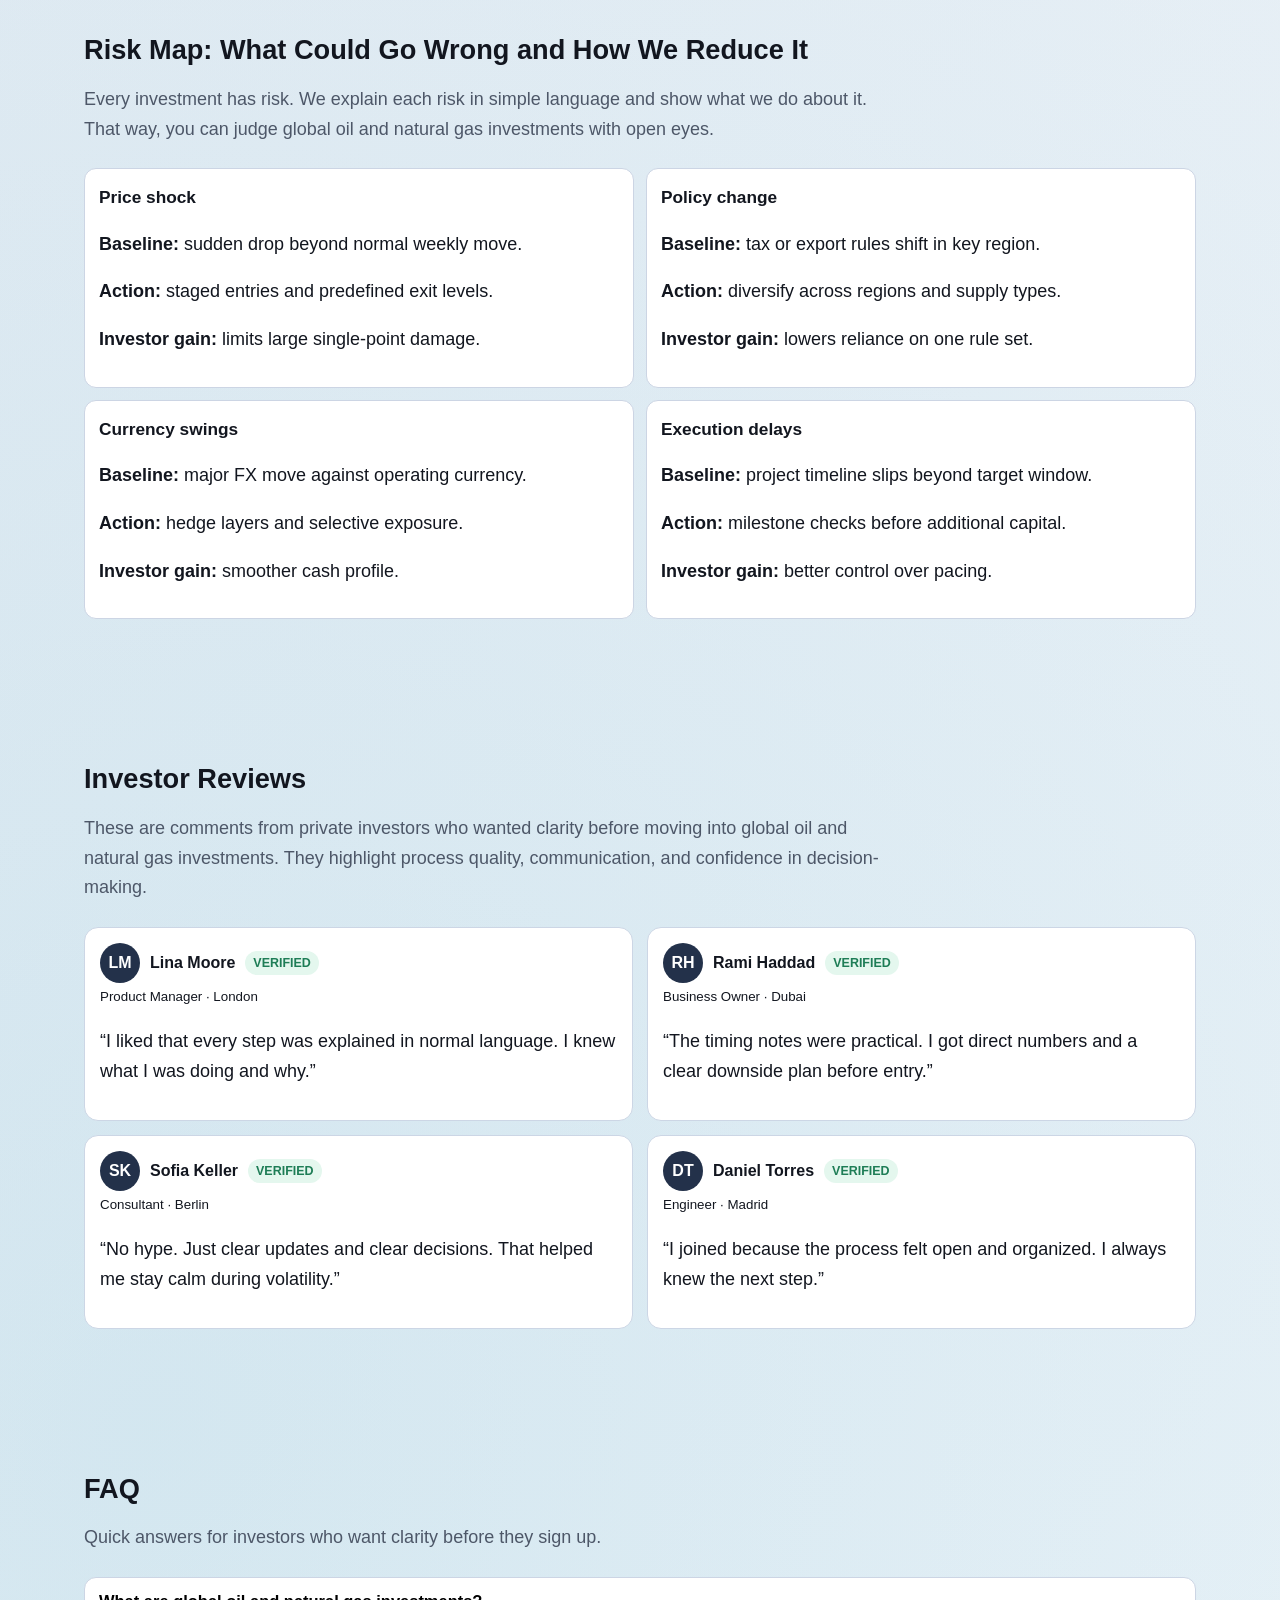
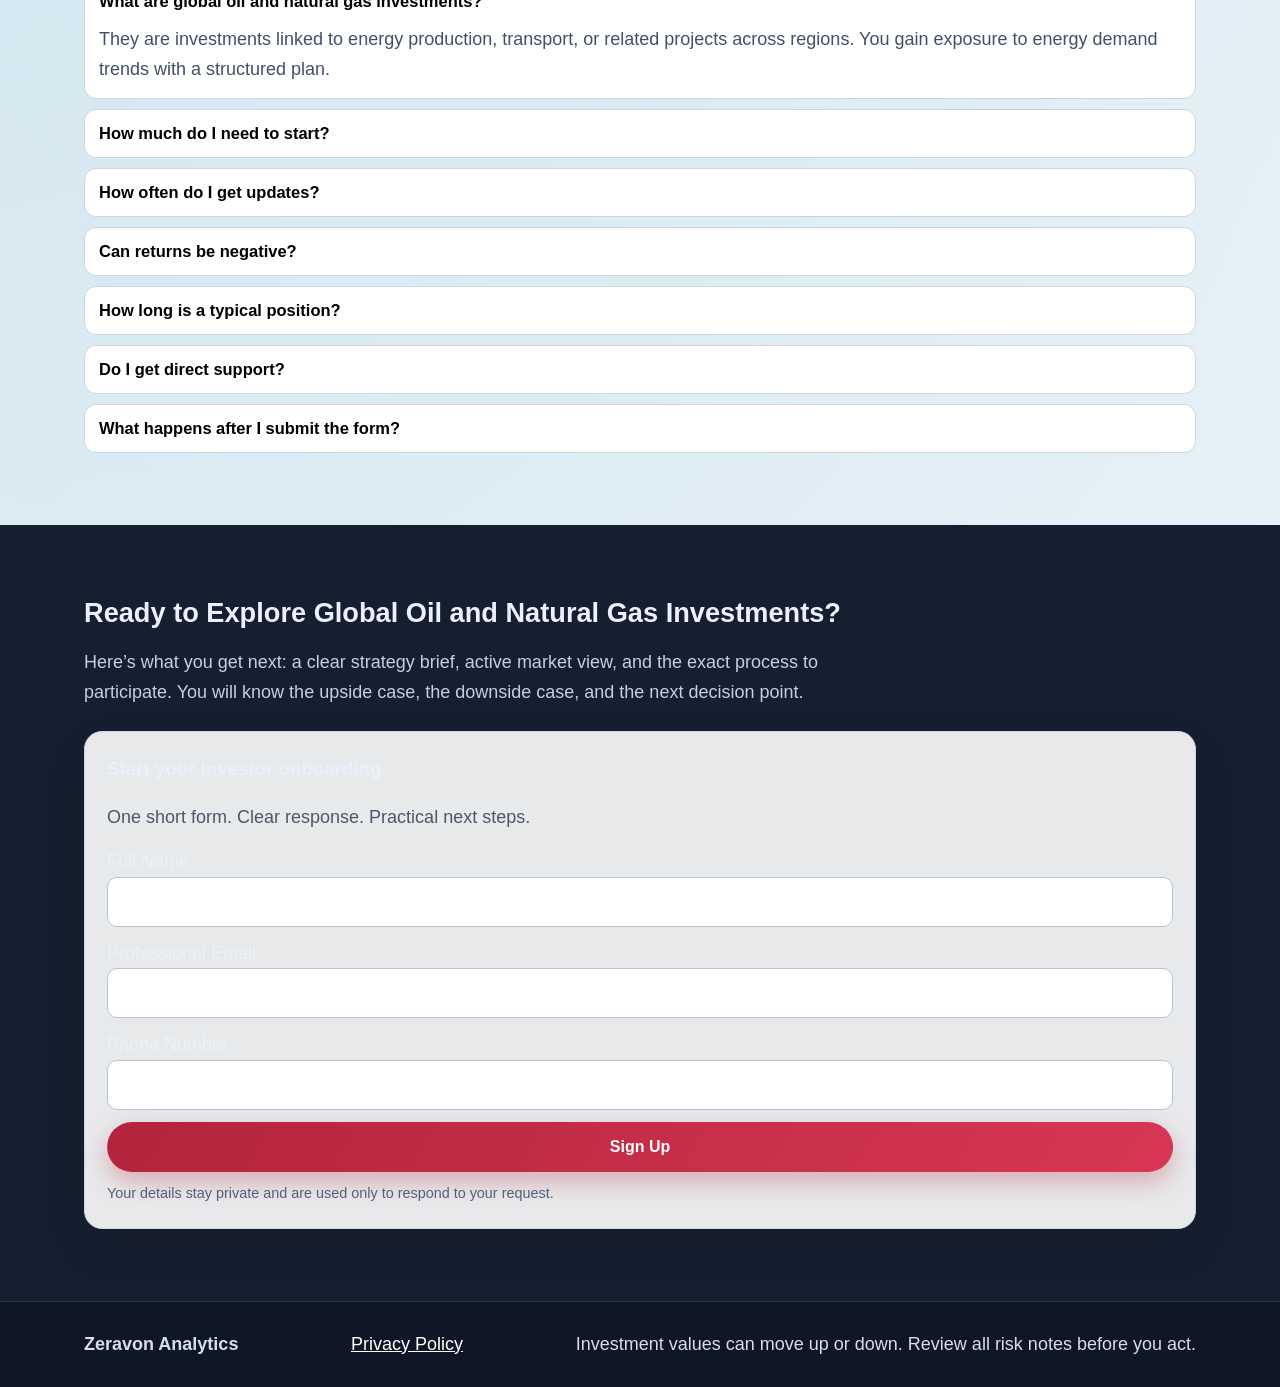
<file: pt/index.html>
<!-- DESIGN SEED: 4821 -->
<!doctype html>
<html lang="en">
<head>
  <meta charset="utf-8" />
  <meta name="viewport" content="width=device-width,initial-scale=1" />
  <title>Zeravon Analytics PT | Global Oil and Natural Gas Investments</title>
  <meta name="description" content="Review data-backed global oil and natural gas investments with simple language and strong conversion flow." />
  <link rel="canonical" href="https://zeravonanalytics.com/pt/index.html" />
  <link rel="alternate" hreflang="en" href="https://zeravonanalytics.com/" />
  <link rel="alternate" hreflang="de" href="https://zeravonanalytics.com/de/index.html" />
  <link rel="alternate" hreflang="fr" href="https://zeravonanalytics.com/fr/index.html" />
  <link rel="alternate" hreflang="es" href="https://zeravonanalytics.com/es/index.html" />
  <link rel="alternate" hreflang="it" href="https://zeravonanalytics.com/it/index.html" />
  <link rel="alternate" hreflang="tr" href="https://zeravonanalytics.com/tr/index.html" />
  <link rel="alternate" hreflang="pt" href="https://zeravonanalytics.com/pt/index.html" />
  <link rel="alternate" hreflang="ja" href="https://zeravonanalytics.com/jp/index.html" />
  <link rel="alternate" hreflang="sk" href="https://zeravonanalytics.com/sk/index.html" />
  <link rel="alternate" hreflang="nl-BE" href="https://zeravonanalytics.com/be/index.html" />
  <meta property="og:title" content="Zeravon Analytics PT | Global Oil and Natural Gas Investments" />
  <meta property="og:description" content="Review data-backed global oil and natural gas investments with simple language and strong conversion flow." />
  <meta property="og:type" content="website" />
  <meta property="og:url" content="https://zeravonanalytics.com/pt/index.html" />
  <meta name="twitter:card" content="summary_large_image" />
  <meta name="twitter:title" content="Zeravon Analytics PT | Global Oil and Natural Gas Investments" />
  <meta name="twitter:description" content="Review data-backed global oil and natural gas investments with simple language and strong conversion flow." />
  <link rel="stylesheet" href="../assets/style.css" />
  <script defer src="../assets/app.js"></script>
</head>
<body>
<header class="site-header">
  <div class="container header-inner">
    <a class="brand" href="../index.html">Zeravon Analytics</a>
    <nav class="nav-links desktop-nav" aria-label="Primary">
      <a href="#why">Why Now</a><a href="#model">Model</a><a href="#process">Process</a><a href="#risk">Risk</a><a href="#faq">FAQ</a>
    </nav>
    <div class="header-right desktop-right">
      <div class="lang-switch" data-lang-switch>
        <button class="lang-pill" aria-label="Open language menu">Português</button>
        <div class="lang-menu">
<a href="../index.html"><span class="flag"><svg viewBox='0 0 24 24' aria-hidden='true'><rect width='24' height='24' fill='#1f3f8f'/><path d='M0 0l24 24M24 0L0 24' stroke='#fff' stroke-width='4'/><path d='M0 0l24 24M24 0L0 24' stroke='#d21f3c' stroke-width='2'/><path d='M12 0v24M0 12h24' stroke='#fff' stroke-width='6'/><path d='M12 0v24M0 12h24' stroke='#d21f3c' stroke-width='3'/></svg></span>English</a>
<a href="../de/index.html"><span class="flag"><svg viewBox='0 0 24 24'><rect width='24' height='8' fill='#111'/><rect y='8' width='24' height='8' fill='#c62828'/><rect y='16' width='24' height='8' fill='#f2c94c'/></svg></span>Deutsch</a>
<a href="../fr/index.html"><span class="flag"><svg viewBox='0 0 24 24'><rect width='8' height='24' fill='#244aa5'/><rect x='8' width='8' height='24' fill='#fff'/><rect x='16' width='8' height='24' fill='#d33a4a'/></svg></span>Français</a>
<a href="../es/index.html"><span class="flag"><svg viewBox='0 0 24 24'><rect width='24' height='6' fill='#c62828'/><rect y='6' width='24' height='12' fill='#f2c94c'/><rect y='18' width='24' height='6' fill='#c62828'/></svg></span>Español</a>
<a href="../it/index.html"><span class="flag"><svg viewBox='0 0 24 24'><rect width='8' height='24' fill='#2e8b57'/><rect x='8' width='8' height='24' fill='#fff'/><rect x='16' width='8' height='24' fill='#d13f4f'/></svg></span>Italiano</a>
<a href="../tr/index.html"><span class="flag"><svg viewBox='0 0 24 24'><rect width='24' height='24' fill='#c62828'/><circle cx='10' cy='12' r='5' fill='#fff'/><circle cx='12' cy='12' r='4' fill='#c62828'/><polygon points='16,12 19,10.5 19,13.5' fill='#fff'/></svg></span>Türkçe</a>
<a href="../pt/index.html"><span class="flag"><svg viewBox='0 0 24 24'><rect width='10' height='24' fill='#1e7d56'/><rect x='10' width='14' height='24' fill='#d04040'/><circle cx='10' cy='12' r='3' fill='#f2c94c'/></svg></span>Português</a>
<a href="../jp/index.html"><span class="flag"><svg viewBox='0 0 24 24'><rect width='24' height='24' fill='#fff'/><circle cx='12' cy='12' r='6' fill='#c62828'/></svg></span>日本語</a>
<a href="../sk/index.html"><span class="flag"><svg viewBox='0 0 24 24'><rect width='24' height='8' fill='#fff'/><rect y='8' width='24' height='8' fill='#2f68c4'/><rect y='16' width='24' height='8' fill='#d13f4f'/></svg></span>Slovakia</a>
<a href="../be/index.html"><span class="flag"><svg viewBox='0 0 24 24'><rect width='8' height='24' fill='#111'/><rect x='8' width='8' height='24' fill='#f2c94c'/><rect x='16' width='8' height='24' fill='#d13f4f'/></svg></span>Belgium</a>
</div>
      </div>
      <a class="btn btn-primary" href="#lead-final">Sign Up</a>
    </div>
    <button class="icon-btn burger" data-open-drawer aria-label="Open menu">☰</button>
  </div>
</header>

<div class="drawer" data-drawer>
  <div class="drawer-backdrop" data-close-drawer></div>
  <aside class="drawer-panel" aria-label="Mobile menu">
    <div class="drawer-top"><strong>Menu</strong><button class="icon-btn" data-close-drawer aria-label="Close menu">✕</button></div>
    <nav class="drawer-nav"><a href="#why">Why Now</a><a href="#model">Model</a><a href="#process">Process</a><a href="#risk">Risk</a><a href="#faq">FAQ</a></nav>
    <div class="lang-switch" data-lang-switch>
      <button class="lang-pill" aria-label="Open language menu">Português</button>
      <div class="lang-menu">
<a href="../index.html"><span class="flag"><svg viewBox='0 0 24 24' aria-hidden='true'><rect width='24' height='24' fill='#1f3f8f'/><path d='M0 0l24 24M24 0L0 24' stroke='#fff' stroke-width='4'/><path d='M0 0l24 24M24 0L0 24' stroke='#d21f3c' stroke-width='2'/><path d='M12 0v24M0 12h24' stroke='#fff' stroke-width='6'/><path d='M12 0v24M0 12h24' stroke='#d21f3c' stroke-width='3'/></svg></span>English</a>
<a href="../de/index.html"><span class="flag"><svg viewBox='0 0 24 24'><rect width='24' height='8' fill='#111'/><rect y='8' width='24' height='8' fill='#c62828'/><rect y='16' width='24' height='8' fill='#f2c94c'/></svg></span>Deutsch</a>
<a href="../fr/index.html"><span class="flag"><svg viewBox='0 0 24 24'><rect width='8' height='24' fill='#244aa5'/><rect x='8' width='8' height='24' fill='#fff'/><rect x='16' width='8' height='24' fill='#d33a4a'/></svg></span>Français</a>
<a href="../es/index.html"><span class="flag"><svg viewBox='0 0 24 24'><rect width='24' height='6' fill='#c62828'/><rect y='6' width='24' height='12' fill='#f2c94c'/><rect y='18' width='24' height='6' fill='#c62828'/></svg></span>Español</a>
<a href="../it/index.html"><span class="flag"><svg viewBox='0 0 24 24'><rect width='8' height='24' fill='#2e8b57'/><rect x='8' width='8' height='24' fill='#fff'/><rect x='16' width='8' height='24' fill='#d13f4f'/></svg></span>Italiano</a>
<a href="../tr/index.html"><span class="flag"><svg viewBox='0 0 24 24'><rect width='24' height='24' fill='#c62828'/><circle cx='10' cy='12' r='5' fill='#fff'/><circle cx='12' cy='12' r='4' fill='#c62828'/><polygon points='16,12 19,10.5 19,13.5' fill='#fff'/></svg></span>Türkçe</a>
<a href="../pt/index.html"><span class="flag"><svg viewBox='0 0 24 24'><rect width='10' height='24' fill='#1e7d56'/><rect x='10' width='14' height='24' fill='#d04040'/><circle cx='10' cy='12' r='3' fill='#f2c94c'/></svg></span>Português</a>
<a href="../jp/index.html"><span class="flag"><svg viewBox='0 0 24 24'><rect width='24' height='24' fill='#fff'/><circle cx='12' cy='12' r='6' fill='#c62828'/></svg></span>日本語</a>
<a href="../sk/index.html"><span class="flag"><svg viewBox='0 0 24 24'><rect width='24' height='8' fill='#fff'/><rect y='8' width='24' height='8' fill='#2f68c4'/><rect y='16' width='24' height='8' fill='#d13f4f'/></svg></span>Slovakia</a>
<a href="../be/index.html"><span class="flag"><svg viewBox='0 0 24 24'><rect width='8' height='24' fill='#111'/><rect x='8' width='8' height='24' fill='#f2c94c'/><rect x='16' width='8' height='24' fill='#d13f4f'/></svg></span>Belgium</a>
</div>
    </div>
    <p style="margin-top:16px"><a class="btn btn-primary" href="#lead-final">Sign Up</a></p>
  </aside>
</div>

<main>
<section class="hero section">
  <div class="container hero-wrap">
    <div class="hero-copy reveal">
      <h1>Global Oil and Natural Gas Investments with Clear Steps and Real Numbers</h1>
      <p>At Zeravon Analytics, we help private investors understand global oil and natural gas investments in plain English. You can see how the strategy works, what drives growth, and what could reduce returns. Our goal is simple: give you clear data, clear timing, and a clear path to act.</p>
      <div class="performance-panel" aria-label="Performance range">
        <div class="performance-grid">
          <div class="metric-tile"><div class="metric-value">8–15%</div><div class="metric-label">Typical monthly outcome range</div></div>
          <div class="metric-tile"><div class="metric-value">80–200%</div><div class="metric-label">Observed annual range in strong cycles</div></div>
        </div>
        <div class="micro-note">Returns depend on market conditions. Not guaranteed.</div>
      </div>
    </div>
    <div class="form-card reveal" id="lead-top">
      <h3>Get the investor brief</h3>
      <p class="promise">Share your details to receive the strategy outline, timeline, and current entry window.</p>
      <form class="stack">
        <label>Full Name<input type="text" name="name" required /></label>
        <label>Professional Email<input type="email" name="email" required /></label>
        <label>Phone Number<input type="tel" name="phone" required /></label>
        <button class="btn btn-primary" type="submit">Sign Up</button>
      </form>
      <div class="trust">We contact only investors who ask for details. No spam. No pressure calls.</div>
    </div>
  </div>
</section>

<section class="section slate"><div class="container reveal"><div class="kpi-strip">
<div class="kpi"><strong>74%</strong>Of demand growth in recent years came from power and transport fuel needs.</div>
<div class="kpi"><strong>3–6 yrs</strong>Typical project cycle from plan to steady cash output in major fields.</div>
<div class="kpi"><strong>29</strong>Country and basin signals tracked weekly for entry timing.</div>
<div class="kpi"><strong>48h</strong>Average response time after your sign-up with investor material.</div>
</div><p class="section-intro" style="margin-top:14px">What this means: global oil and natural gas investments are driven by real usage, not short-term noise. You get measured entry points instead of random timing.</p></div></section>

<section class="section" id="why"><div class="container reveal">
<h2>Why Global Oil and Natural Gas Investments Matter Right Now</h2>
<p class="section-intro">Energy systems are changing, yet oil and gas still power freight, shipping, factories, and backup electricity. Supply growth is slower in some regions while demand stays firm. This creates windows where disciplined investors can enter with a better margin of safety.</p>
<div class="waterfall">
<div class="water-step"><small>Global demand trend</small><div class="delta">+2.3%</div><p>Usage growth across transport and industrial operations.</p><p><strong>Investor gain:</strong> More demand can support stronger pricing.</p></div>
<div class="water-step"><small>New project delay</small><div class="delta">-1.1%</div><p>Delayed supply can tighten the market in key periods.</p><p><strong>Investor gain:</strong> Tight supply may improve return potential.</p></div>
<div class="water-step"><small>Storage shift</small><div class="delta">+0.8%</div><p>Lower storage in peak seasons can increase volatility.</p><p><strong>Investor gain:</strong> Better timing opportunities for entries.</p></div>
<div class="water-step"><small>Net cycle signal</small><div class="delta">+2.0%</div><p>Combined effect shows a favorable setup versus baseline.</p><p><strong>Investor gain:</strong> Clearer path for targeted positions.</p></div>
</div>
<p>In plain terms, the setup supports selective global oil and natural gas investments when timing, cost discipline, and exit rules are in place.</p>
</div></section>

<section class="section slate" id="model"><div class="container reveal">
<h2>Our Investment Model for Global Oil and Natural Gas Investments</h2>
<p class="section-intro">Here is how it works. We look at three engines at the same time: price trend, production cost, and policy impact. Then we score opportunities and reject low-clarity setups. You see the logic before you decide.</p>
<div class="model-grid">
<div class="model-card"><h3>Engine 1: Market pulse</h3><p>We track price behavior across crude and gas hubs. We compare current levels to ten-year cycle zones.</p><p><strong>Baseline:</strong> neutral cycle zone 50.</p><p><strong>Investor implication:</strong> entries are taken only when upside is clear versus the baseline.</p></div>
<div class="model-card"><h3>Engine 2: Cost pressure</h3><p>We estimate break-even ranges for major regions. This shows where supply may slow or expand.</p><p><strong>Baseline:</strong> global break-even mix at 100.</p><p><strong>Investor implication:</strong> lower-cost producers tend to hold better when markets soften.</p></div>
</div>
</div></section>

<section class="section" id="process"><div class="container reveal">
<h2>Process Timeline: From Sign Up to Position Launch</h2>
<p class="section-intro">You get a simple 4-step path. No hidden stages. No unclear waiting period. Each step has a clear deliverable so you know what happens next.</p>
<div class="timeline">
<div class="time-item"><b>Week 1</b><div><strong>Brief and suitability call</strong><p>You receive the strategy sheet and ask direct questions.</p><p><strong>Investor gain:</strong> quick clarity before any commitment.</p></div></div>
<div class="time-item"><b>Week 2</b><div><strong>Opportunity shortlist</strong><p>We present screened setups with target range and downside plan.</p><p><strong>Benchmark:</strong> compare each setup against a broad energy index baseline.</p></div></div>
<div class="time-item"><b>Week 3</b><div><strong>Entry window</strong><p>We confirm timing using volume and pricing signals from multiple regions.</p><p><strong>Investor gain:</strong> structured entries instead of emotional entries.</p></div></div>
<div class="time-item"><b>Ongoing</b><div><strong>Monitoring and exit rules</strong><p>Updates include trend shifts, cash outlook, and exit triggers.</p><p><strong>Investor gain:</strong> you stay informed and avoid guesswork.</p></div></div>
</div>
</div></section>

<section class="section"><div class="container reveal">
<h2>Metrics: Our Results vs Broad Energy Baseline</h2>
<p class="section-intro">These comparison bars show how global oil and natural gas investments performed in selected cycles versus a broad market baseline. The point is not to promise returns. The point is to show relative behavior and decision quality.</p>
<div class="compare-grid">
<div class="compare-card"><h3>Cycle capture ratio</h3><div class="bar-row"><div class="bar-label"><span>Zeravon model</span><span>1.34x</span></div><div class="dual-bar"><span class="us" style="width:84%"></span></div></div><div class="bar-row"><div class="bar-label"><span>Market baseline</span><span>1.00x</span></div><div class="dual-bar"><span class="market" style="width:63%"></span></div></div><p>Interpretation: the model captured more upside during strong phases while keeping entry discipline.</p><p><strong>Investor gain:</strong> potential for better cycle participation.</p></div>
<div class="compare-card"><h3>Downside control score</h3><div class="bar-row"><div class="bar-label"><span>Zeravon model</span><span>0.72</span></div><div class="dual-bar"><span class="us" style="width:72%"></span></div></div><div class="bar-row"><div class="bar-label"><span>Market baseline</span><span>1.00</span></div><div class="dual-bar"><span class="market" style="width:100%"></span></div></div><p>Interpretation: lower score means smaller downside pressure in weak periods.</p><p><strong>Investor gain:</strong> steadier experience through volatile months.</p></div>
</div></div></section>

<section class="section slate" id="insights"><div class="container reveal">
<h2>Insights Dashboard for Entry Quality</h2>
<p class="section-intro">This view turns complex signals into simple investor checkpoints. You can see trend strength, cost support, and timing confidence in one frame. It keeps global oil and natural gas investments easy to track and easy to discuss.</p>
<div class="insight-layout">
<div><p>Each ring uses a 0-100 scale with 50 as neutral baseline. We move forward only when at least two rings stay above baseline for several sessions. That rule helps avoid false starts.</p><p><strong>Investor implication:</strong> better entries often come from patience, not speed.</p></div>
<div class="ring-wrap">
<div class="ring-card"><div class="ring" style="--val:72%" data-label="72"></div><small>Trend strength</small><p>Above baseline by 22 points.</p></div>
<div class="ring-card"><div class="ring" style="--val:66%" data-label="66"></div><small>Cost support</small><p>Producers hold margin above threshold.</p></div>
<div class="ring-card"><div class="ring" style="--val:78%" data-label="78"></div><small>Timing confidence</small><p>Volume confirms breakout setup.</p></div>
</div>
</div></div></section>

<section class="section" id="risk"><div class="container reveal">
<h2>Risk Map: What Could Go Wrong and How We Reduce It</h2>
<p class="section-intro">Every investment has risk. We explain each risk in simple language and show what we do about it. That way, you can judge global oil and natural gas investments with open eyes.</p>
<div class="risk-matrix">
<div class="risk-cell"><h3>Price shock</h3><p><strong>Baseline:</strong> sudden drop beyond normal weekly move.</p><p><strong>Action:</strong> staged entries and predefined exit levels.</p><p><strong>Investor gain:</strong> limits large single-point damage.</p></div>
<div class="risk-cell"><h3>Policy change</h3><p><strong>Baseline:</strong> tax or export rules shift in key region.</p><p><strong>Action:</strong> diversify across regions and supply types.</p><p><strong>Investor gain:</strong> lowers reliance on one rule set.</p></div>
<div class="risk-cell"><h3>Currency swings</h3><p><strong>Baseline:</strong> major FX move against operating currency.</p><p><strong>Action:</strong> hedge layers and selective exposure.</p><p><strong>Investor gain:</strong> smoother cash profile.</p></div>
<div class="risk-cell"><h3>Execution delays</h3><p><strong>Baseline:</strong> project timeline slips beyond target window.</p><p><strong>Action:</strong> milestone checks before additional capital.</p><p><strong>Investor gain:</strong> better control over pacing.</p></div>
</div></div></section>

<section class="section" id="reviews"><div class="container reveal">
<h2>Investor Reviews</h2>
<p class="section-intro">These are comments from private investors who wanted clarity before moving into global oil and natural gas investments. They highlight process quality, communication, and confidence in decision-making.</p>
<div class="reviews-grid">
<article class="review"><div class="review-head"><div class="avatar">LM</div><strong>Lina Moore</strong><span class="verified">VERIFIED</span></div><small>Product Manager · London</small><p>“I liked that every step was explained in normal language. I knew what I was doing and why.”</p></article>
<article class="review"><div class="review-head"><div class="avatar">RH</div><strong>Rami Haddad</strong><span class="verified">VERIFIED</span></div><small>Business Owner · Dubai</small><p>“The timing notes were practical. I got direct numbers and a clear downside plan before entry.”</p></article>
<article class="review"><div class="review-head"><div class="avatar">SK</div><strong>Sofia Keller</strong><span class="verified">VERIFIED</span></div><small>Consultant · Berlin</small><p>“No hype. Just clear updates and clear decisions. That helped me stay calm during volatility.”</p></article>
<article class="review"><div class="review-head"><div class="avatar">DT</div><strong>Daniel Torres</strong><span class="verified">VERIFIED</span></div><small>Engineer · Madrid</small><p>“I joined because the process felt open and organized. I always knew the next step.”</p></article>
</div></div></section>

<section class="section" id="faq"><div class="container reveal">
<h2>FAQ</h2>
<p class="section-intro">Quick answers for investors who want clarity before they sign up.</p>
<div class="faq-list">
<div class="faq-item open"><button class="faq-q">What are global oil and natural gas investments?</button><div class="faq-a"><div class="faq-answer">They are investments linked to energy production, transport, or related projects across regions. You gain exposure to energy demand trends with a structured plan.</div></div></div>
<div class="faq-item"><button class="faq-q">How much do I need to start?</button><div class="faq-a"><div class="faq-answer">Minimum size depends on the current window. After you sign up, we share the active threshold and what it includes.</div></div></div>
<div class="faq-item"><button class="faq-q">How often do I get updates?</button><div class="faq-a"><div class="faq-answer">You receive regular updates on market signals, active positions, and any change in exit conditions.</div></div></div>
<div class="faq-item"><button class="faq-q">Can returns be negative?</button><div class="faq-a"><div class="faq-answer">Yes. Markets can move against any strategy. We use entry rules and exit levels to reduce impact, but loss is still possible.</div></div></div>
<div class="faq-item"><button class="faq-q">How long is a typical position?</button><div class="faq-a"><div class="faq-answer">Many positions run from weeks to several months, based on the cycle signal and risk limits.</div></div></div>
<div class="faq-item"><button class="faq-q">Do I get direct support?</button><div class="faq-a"><div class="faq-answer">Yes. You can ask questions during onboarding and during monitoring updates.</div></div></div>
<div class="faq-item"><button class="faq-q">What happens after I submit the form?</button><div class="faq-a"><div class="faq-answer">We review your request, send the investor brief, and schedule a short call to confirm fit and timing.</div></div></div>
</div></div></section>

<section class="section final-cta" id="lead-final"><div class="container reveal">
<h2>Ready to Explore Global Oil and Natural Gas Investments?</h2>
<p class="section-intro">Here’s what you get next: a clear strategy brief, active market view, and the exact process to participate. You will know the upside case, the downside case, and the next decision point.</p>
<div class="form-card">
  <h3>Start your investor onboarding</h3>
  <p class="promise">One short form. Clear response. Practical next steps.</p>
  <form class="stack">
    <label>Full Name<input type="text" required /></label>
    <label>Professional Email<input type="email" required /></label>
    <label>Phone Number<input type="tel" required /></label>
    <button class="btn btn-primary" type="submit">Sign Up</button>
  </form>
  <div class="trust">Your details stay private and are used only to respond to your request.</div>
</div>
</div></section>
</main>

<footer><div class="container footer-row"><strong>Zeravon Analytics</strong><a href="#privacy" data-open-modal>Privacy Policy</a><span>Investment values can move up or down. Review all risk notes before you act.</span></div></footer>

<div class="modal" data-modal>
  <div class="modal-backdrop" data-close-modal></div>
  <section class="modal-panel" role="dialog" aria-modal="true" aria-label="Privacy Policy" id="privacy">
    <div class="modal-head"><h2>Privacy Policy</h2><button class="icon-btn" data-close-modal aria-label="Close privacy policy">✕</button></div>
    <div class="modal-content">
      <p><strong>Introduction:</strong> We explain how we handle your personal information in a clear way.</p>
      <p><strong>Data collection:</strong> We collect Full Name, Professional Email, and Phone Number from the forms.</p>
      <p><strong>Legal basis:</strong> We use your data to respond to your request and provide investor information you asked for.</p>
      <p><strong>Cookies:</strong> Basic cookies may be used for site function and performance measurement.</p>
      <p><strong>Retention:</strong> We keep data only as long as needed for communication, records, and legal obligations.</p>
      <p><strong>Third-party sharing:</strong> We do not sell your data. We may share limited data with trusted service providers that support operations.</p>
      <p><strong>Security:</strong> We use access controls and secure systems to protect your information.</p>
      <p><strong>User rights:</strong> You can request access, correction, deletion, or a copy of your data.</p>
      <p><strong>International transfers:</strong> Data may be processed in other countries with suitable safeguards.</p>
      <p><strong>Industry risk disclosure:</strong> Investment information can include market volatility and uncertainty, and past outcomes do not guarantee future outcomes.</p>
      <p><strong>Contact:</strong> privacy@zeravonanalytics.com</p>
    </div>
    <div class="modal-foot"><button class="btn" data-close-modal>Close</button></div>
  </section>
</div>

<script type="application/ld+json">{"@context":"https://schema.org","@graph":[{"@type":"Organization","name":"Zeravon Analytics","url":"https://zeravonanalytics.com"},{"@type":"WebSite","name":"Zeravon Analytics","url":"https://zeravonanalytics.com"},{"@type":"FAQPage","mainEntity":[{"@type":"Question","name":"What are global oil and natural gas investments?","acceptedAnswer":{"@type":"Answer","text":"They are investments linked to energy production, transport, or related projects across regions."}},{"@type":"Question","name":"Can returns be negative?","acceptedAnswer":{"@type":"Answer","text":"Yes. Markets can move against any strategy and loss is possible."}}]},{"@type":"Review","author":{"@type":"Person","name":"Lina Moore"},"reviewBody":"Clear language and practical process from start to finish.","itemReviewed":{"@type":"Service","name":"Global oil and natural gas investment guidance"}}]}</script>
</body>
</html>
</file>
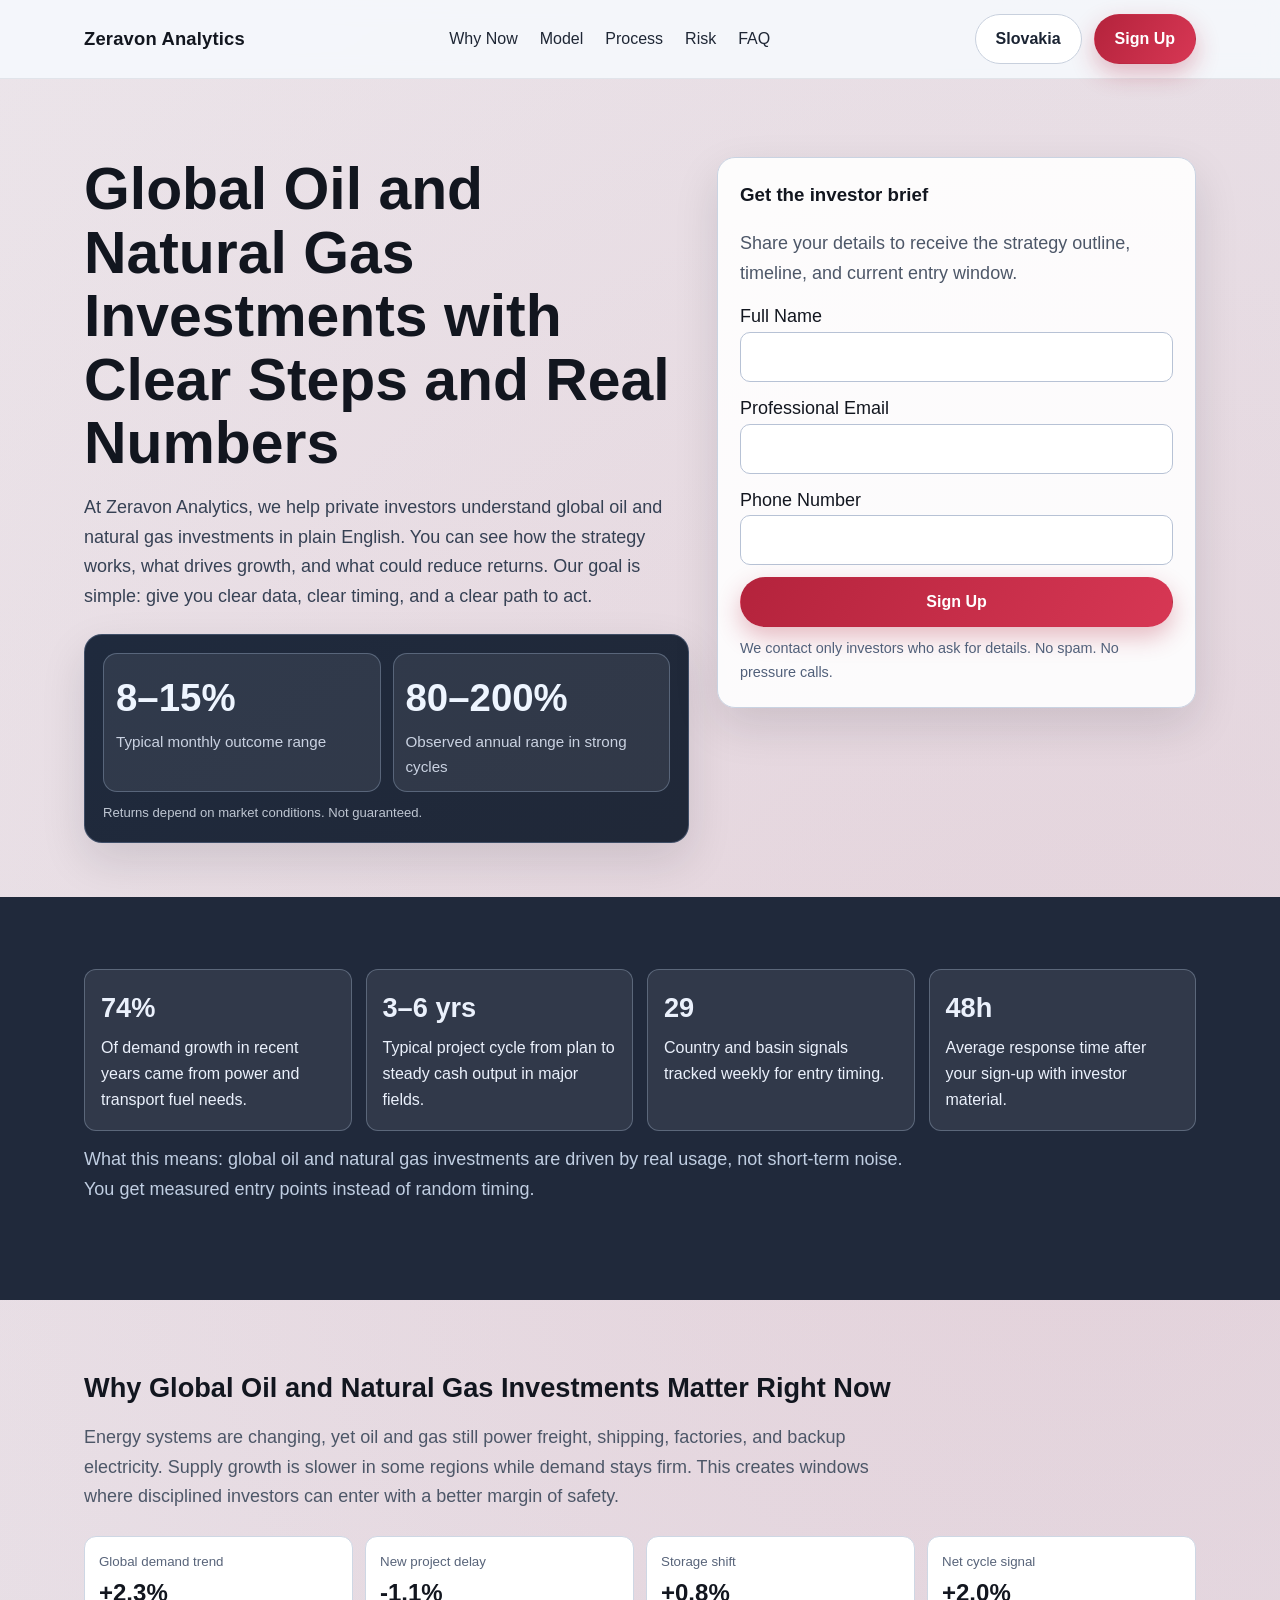
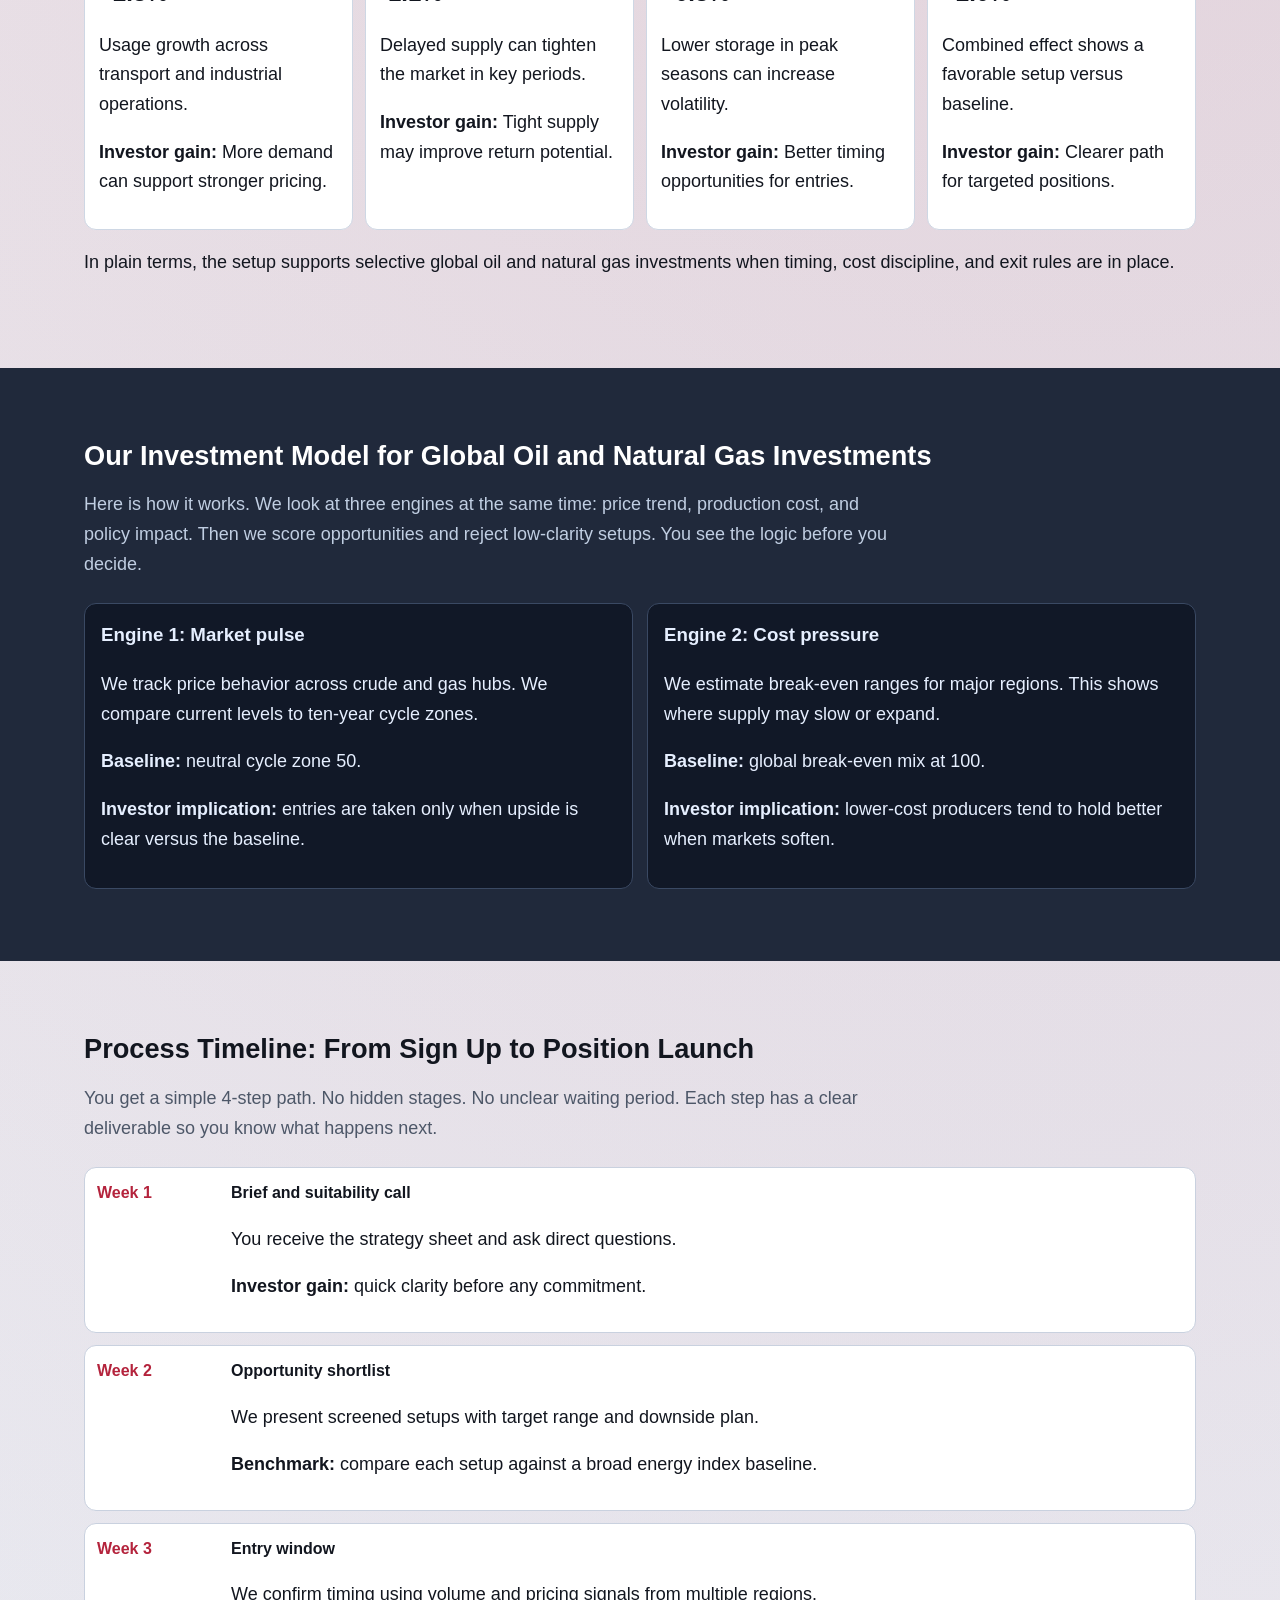
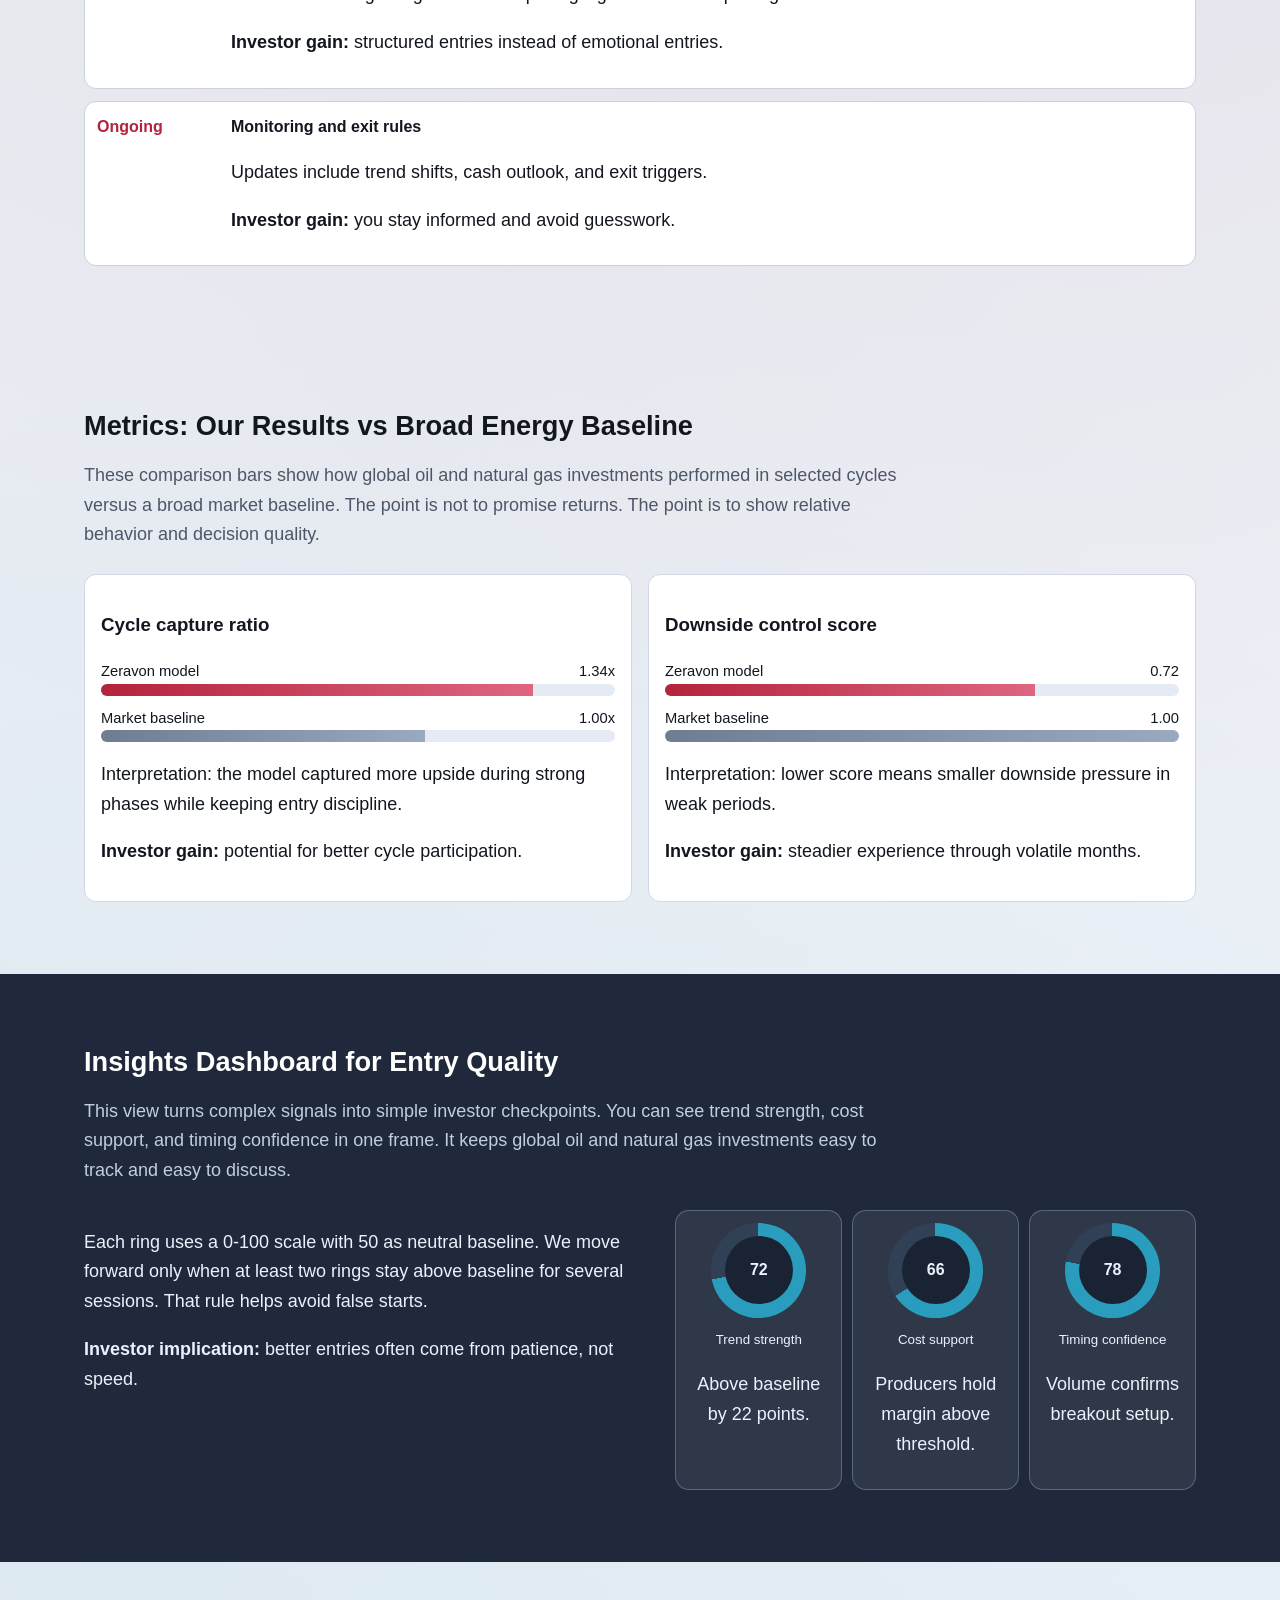
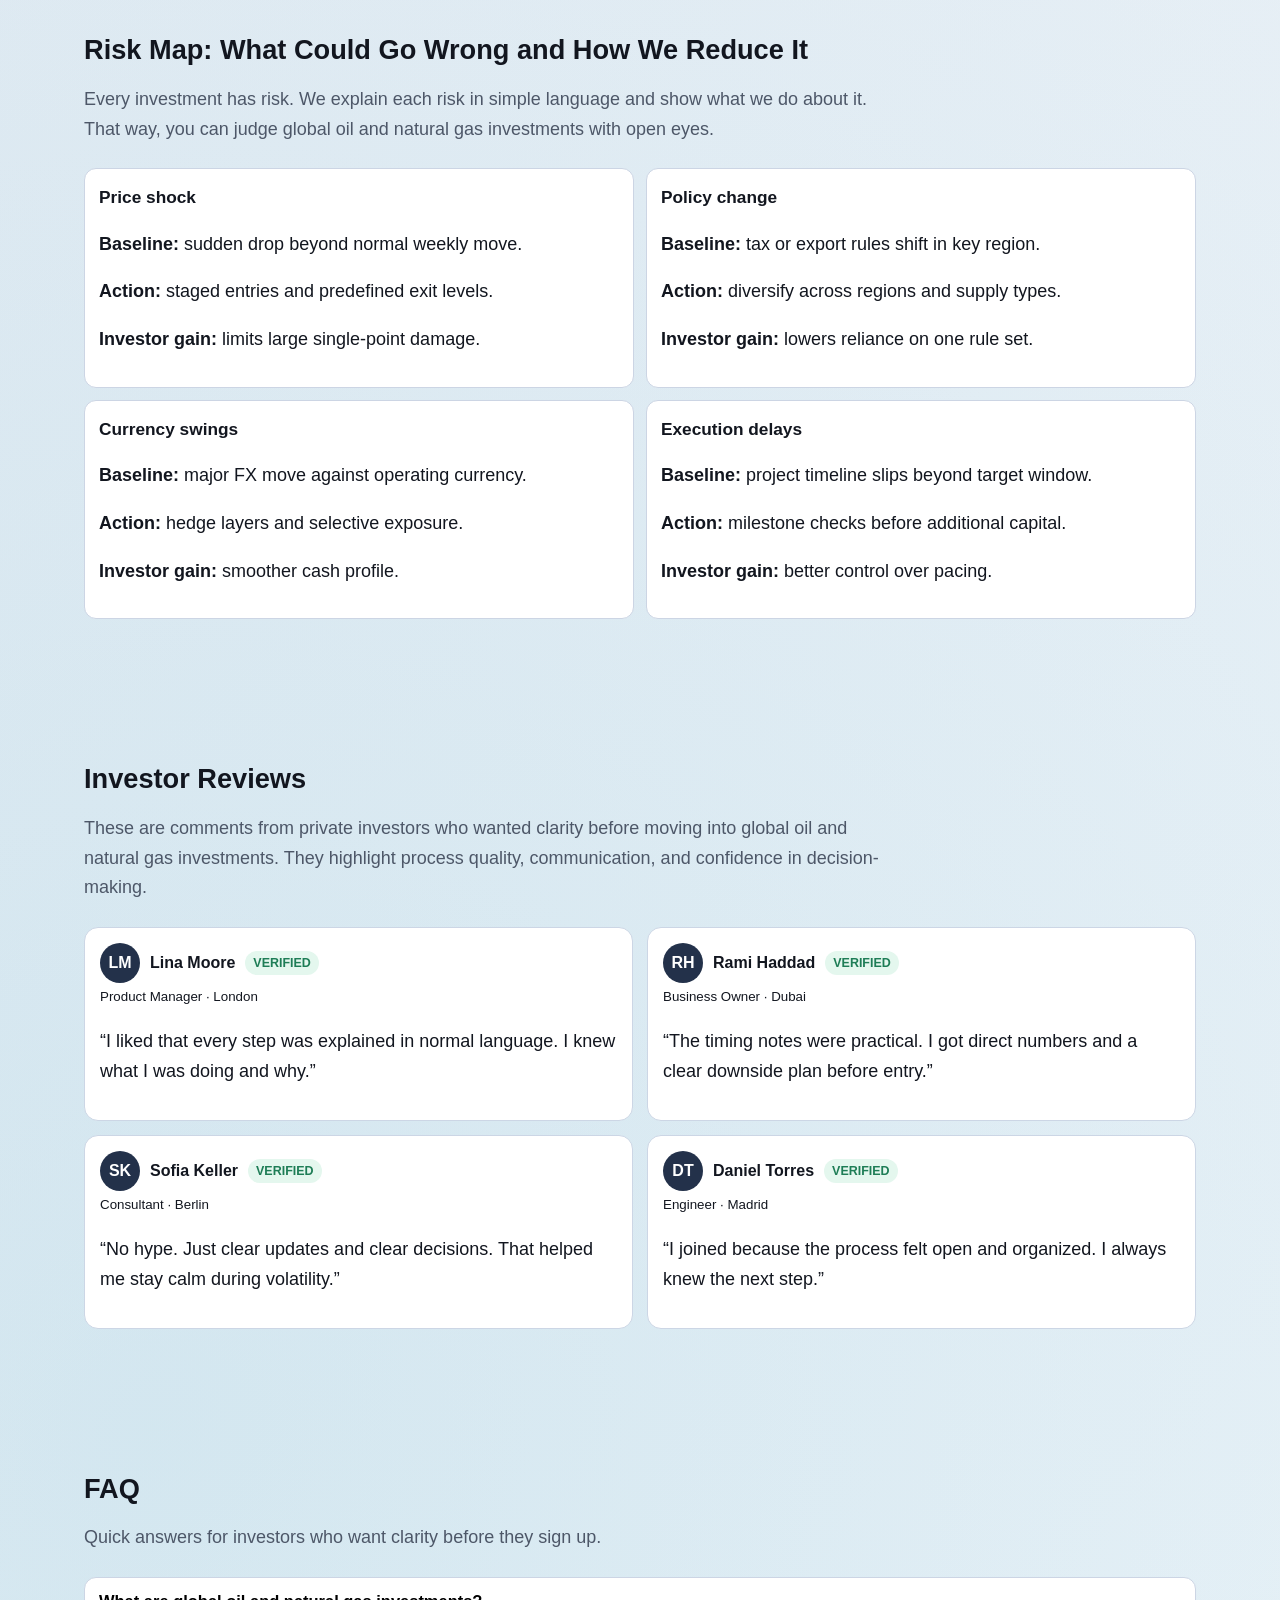
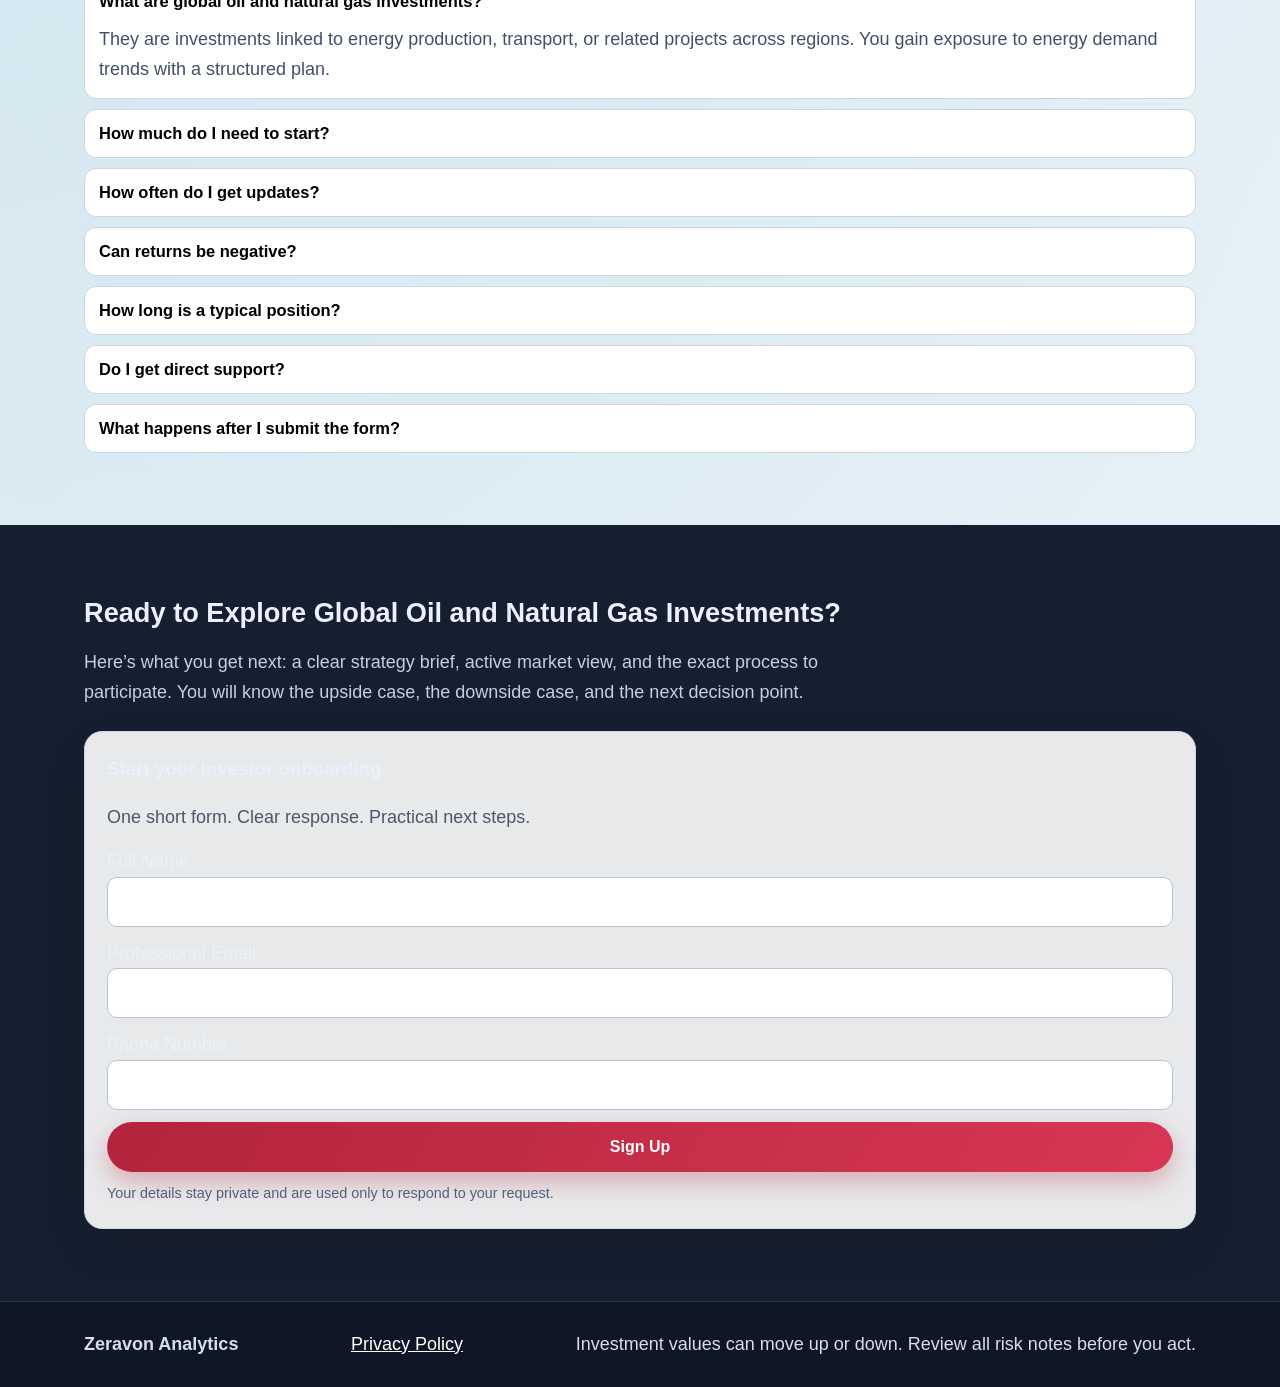
<file: sk/index.html>
<!-- DESIGN SEED: 4821 -->
<!doctype html>
<html lang="en">
<head>
  <meta charset="utf-8" />
  <meta name="viewport" content="width=device-width,initial-scale=1" />
  <title>Zeravon Analytics SK | Global Oil and Natural Gas Investments</title>
  <meta name="description" content="Discover how global oil and natural gas investments can fit long-term plans with transparent numbers and clear risk notes." />
  <link rel="canonical" href="https://zeravonanalytics.com/sk/index.html" />
  <link rel="alternate" hreflang="en" href="https://zeravonanalytics.com/" />
  <link rel="alternate" hreflang="de" href="https://zeravonanalytics.com/de/index.html" />
  <link rel="alternate" hreflang="fr" href="https://zeravonanalytics.com/fr/index.html" />
  <link rel="alternate" hreflang="es" href="https://zeravonanalytics.com/es/index.html" />
  <link rel="alternate" hreflang="it" href="https://zeravonanalytics.com/it/index.html" />
  <link rel="alternate" hreflang="tr" href="https://zeravonanalytics.com/tr/index.html" />
  <link rel="alternate" hreflang="pt" href="https://zeravonanalytics.com/pt/index.html" />
  <link rel="alternate" hreflang="ja" href="https://zeravonanalytics.com/jp/index.html" />
  <link rel="alternate" hreflang="sk" href="https://zeravonanalytics.com/sk/index.html" />
  <link rel="alternate" hreflang="nl-BE" href="https://zeravonanalytics.com/be/index.html" />
  <meta property="og:title" content="Zeravon Analytics SK | Global Oil and Natural Gas Investments" />
  <meta property="og:description" content="Discover how global oil and natural gas investments can fit long-term plans with transparent numbers and clear risk notes." />
  <meta property="og:type" content="website" />
  <meta property="og:url" content="https://zeravonanalytics.com/sk/index.html" />
  <meta name="twitter:card" content="summary_large_image" />
  <meta name="twitter:title" content="Zeravon Analytics SK | Global Oil and Natural Gas Investments" />
  <meta name="twitter:description" content="Discover how global oil and natural gas investments can fit long-term plans with transparent numbers and clear risk notes." />
  <link rel="stylesheet" href="../assets/style.css" />
  <script defer src="../assets/app.js"></script>
</head>
<body>
<header class="site-header">
  <div class="container header-inner">
    <a class="brand" href="../index.html">Zeravon Analytics</a>
    <nav class="nav-links desktop-nav" aria-label="Primary">
      <a href="#why">Why Now</a><a href="#model">Model</a><a href="#process">Process</a><a href="#risk">Risk</a><a href="#faq">FAQ</a>
    </nav>
    <div class="header-right desktop-right">
      <div class="lang-switch" data-lang-switch>
        <button class="lang-pill" aria-label="Open language menu">Slovakia</button>
        <div class="lang-menu">
<a href="../index.html"><span class="flag"><svg viewBox='0 0 24 24' aria-hidden='true'><rect width='24' height='24' fill='#1f3f8f'/><path d='M0 0l24 24M24 0L0 24' stroke='#fff' stroke-width='4'/><path d='M0 0l24 24M24 0L0 24' stroke='#d21f3c' stroke-width='2'/><path d='M12 0v24M0 12h24' stroke='#fff' stroke-width='6'/><path d='M12 0v24M0 12h24' stroke='#d21f3c' stroke-width='3'/></svg></span>English</a>
<a href="../de/index.html"><span class="flag"><svg viewBox='0 0 24 24'><rect width='24' height='8' fill='#111'/><rect y='8' width='24' height='8' fill='#c62828'/><rect y='16' width='24' height='8' fill='#f2c94c'/></svg></span>Deutsch</a>
<a href="../fr/index.html"><span class="flag"><svg viewBox='0 0 24 24'><rect width='8' height='24' fill='#244aa5'/><rect x='8' width='8' height='24' fill='#fff'/><rect x='16' width='8' height='24' fill='#d33a4a'/></svg></span>Français</a>
<a href="../es/index.html"><span class="flag"><svg viewBox='0 0 24 24'><rect width='24' height='6' fill='#c62828'/><rect y='6' width='24' height='12' fill='#f2c94c'/><rect y='18' width='24' height='6' fill='#c62828'/></svg></span>Español</a>
<a href="../it/index.html"><span class="flag"><svg viewBox='0 0 24 24'><rect width='8' height='24' fill='#2e8b57'/><rect x='8' width='8' height='24' fill='#fff'/><rect x='16' width='8' height='24' fill='#d13f4f'/></svg></span>Italiano</a>
<a href="../tr/index.html"><span class="flag"><svg viewBox='0 0 24 24'><rect width='24' height='24' fill='#c62828'/><circle cx='10' cy='12' r='5' fill='#fff'/><circle cx='12' cy='12' r='4' fill='#c62828'/><polygon points='16,12 19,10.5 19,13.5' fill='#fff'/></svg></span>Türkçe</a>
<a href="../pt/index.html"><span class="flag"><svg viewBox='0 0 24 24'><rect width='10' height='24' fill='#1e7d56'/><rect x='10' width='14' height='24' fill='#d04040'/><circle cx='10' cy='12' r='3' fill='#f2c94c'/></svg></span>Português</a>
<a href="../jp/index.html"><span class="flag"><svg viewBox='0 0 24 24'><rect width='24' height='24' fill='#fff'/><circle cx='12' cy='12' r='6' fill='#c62828'/></svg></span>日本語</a>
<a href="../sk/index.html"><span class="flag"><svg viewBox='0 0 24 24'><rect width='24' height='8' fill='#fff'/><rect y='8' width='24' height='8' fill='#2f68c4'/><rect y='16' width='24' height='8' fill='#d13f4f'/></svg></span>Slovakia</a>
<a href="../be/index.html"><span class="flag"><svg viewBox='0 0 24 24'><rect width='8' height='24' fill='#111'/><rect x='8' width='8' height='24' fill='#f2c94c'/><rect x='16' width='8' height='24' fill='#d13f4f'/></svg></span>Belgium</a>
</div>
      </div>
      <a class="btn btn-primary" href="#lead-final">Sign Up</a>
    </div>
    <button class="icon-btn burger" data-open-drawer aria-label="Open menu">☰</button>
  </div>
</header>

<div class="drawer" data-drawer>
  <div class="drawer-backdrop" data-close-drawer></div>
  <aside class="drawer-panel" aria-label="Mobile menu">
    <div class="drawer-top"><strong>Menu</strong><button class="icon-btn" data-close-drawer aria-label="Close menu">✕</button></div>
    <nav class="drawer-nav"><a href="#why">Why Now</a><a href="#model">Model</a><a href="#process">Process</a><a href="#risk">Risk</a><a href="#faq">FAQ</a></nav>
    <div class="lang-switch" data-lang-switch>
      <button class="lang-pill" aria-label="Open language menu">Slovakia</button>
      <div class="lang-menu">
<a href="../index.html"><span class="flag"><svg viewBox='0 0 24 24' aria-hidden='true'><rect width='24' height='24' fill='#1f3f8f'/><path d='M0 0l24 24M24 0L0 24' stroke='#fff' stroke-width='4'/><path d='M0 0l24 24M24 0L0 24' stroke='#d21f3c' stroke-width='2'/><path d='M12 0v24M0 12h24' stroke='#fff' stroke-width='6'/><path d='M12 0v24M0 12h24' stroke='#d21f3c' stroke-width='3'/></svg></span>English</a>
<a href="../de/index.html"><span class="flag"><svg viewBox='0 0 24 24'><rect width='24' height='8' fill='#111'/><rect y='8' width='24' height='8' fill='#c62828'/><rect y='16' width='24' height='8' fill='#f2c94c'/></svg></span>Deutsch</a>
<a href="../fr/index.html"><span class="flag"><svg viewBox='0 0 24 24'><rect width='8' height='24' fill='#244aa5'/><rect x='8' width='8' height='24' fill='#fff'/><rect x='16' width='8' height='24' fill='#d33a4a'/></svg></span>Français</a>
<a href="../es/index.html"><span class="flag"><svg viewBox='0 0 24 24'><rect width='24' height='6' fill='#c62828'/><rect y='6' width='24' height='12' fill='#f2c94c'/><rect y='18' width='24' height='6' fill='#c62828'/></svg></span>Español</a>
<a href="../it/index.html"><span class="flag"><svg viewBox='0 0 24 24'><rect width='8' height='24' fill='#2e8b57'/><rect x='8' width='8' height='24' fill='#fff'/><rect x='16' width='8' height='24' fill='#d13f4f'/></svg></span>Italiano</a>
<a href="../tr/index.html"><span class="flag"><svg viewBox='0 0 24 24'><rect width='24' height='24' fill='#c62828'/><circle cx='10' cy='12' r='5' fill='#fff'/><circle cx='12' cy='12' r='4' fill='#c62828'/><polygon points='16,12 19,10.5 19,13.5' fill='#fff'/></svg></span>Türkçe</a>
<a href="../pt/index.html"><span class="flag"><svg viewBox='0 0 24 24'><rect width='10' height='24' fill='#1e7d56'/><rect x='10' width='14' height='24' fill='#d04040'/><circle cx='10' cy='12' r='3' fill='#f2c94c'/></svg></span>Português</a>
<a href="../jp/index.html"><span class="flag"><svg viewBox='0 0 24 24'><rect width='24' height='24' fill='#fff'/><circle cx='12' cy='12' r='6' fill='#c62828'/></svg></span>日本語</a>
<a href="../sk/index.html"><span class="flag"><svg viewBox='0 0 24 24'><rect width='24' height='8' fill='#fff'/><rect y='8' width='24' height='8' fill='#2f68c4'/><rect y='16' width='24' height='8' fill='#d13f4f'/></svg></span>Slovakia</a>
<a href="../be/index.html"><span class="flag"><svg viewBox='0 0 24 24'><rect width='8' height='24' fill='#111'/><rect x='8' width='8' height='24' fill='#f2c94c'/><rect x='16' width='8' height='24' fill='#d13f4f'/></svg></span>Belgium</a>
</div>
    </div>
    <p style="margin-top:16px"><a class="btn btn-primary" href="#lead-final">Sign Up</a></p>
  </aside>
</div>

<main>
<section class="hero section">
  <div class="container hero-wrap">
    <div class="hero-copy reveal">
      <h1>Global Oil and Natural Gas Investments with Clear Steps and Real Numbers</h1>
      <p>At Zeravon Analytics, we help private investors understand global oil and natural gas investments in plain English. You can see how the strategy works, what drives growth, and what could reduce returns. Our goal is simple: give you clear data, clear timing, and a clear path to act.</p>
      <div class="performance-panel" aria-label="Performance range">
        <div class="performance-grid">
          <div class="metric-tile"><div class="metric-value">8–15%</div><div class="metric-label">Typical monthly outcome range</div></div>
          <div class="metric-tile"><div class="metric-value">80–200%</div><div class="metric-label">Observed annual range in strong cycles</div></div>
        </div>
        <div class="micro-note">Returns depend on market conditions. Not guaranteed.</div>
      </div>
    </div>
    <div class="form-card reveal" id="lead-top">
      <h3>Get the investor brief</h3>
      <p class="promise">Share your details to receive the strategy outline, timeline, and current entry window.</p>
      <form class="stack">
        <label>Full Name<input type="text" name="name" required /></label>
        <label>Professional Email<input type="email" name="email" required /></label>
        <label>Phone Number<input type="tel" name="phone" required /></label>
        <button class="btn btn-primary" type="submit">Sign Up</button>
      </form>
      <div class="trust">We contact only investors who ask for details. No spam. No pressure calls.</div>
    </div>
  </div>
</section>

<section class="section slate"><div class="container reveal"><div class="kpi-strip">
<div class="kpi"><strong>74%</strong>Of demand growth in recent years came from power and transport fuel needs.</div>
<div class="kpi"><strong>3–6 yrs</strong>Typical project cycle from plan to steady cash output in major fields.</div>
<div class="kpi"><strong>29</strong>Country and basin signals tracked weekly for entry timing.</div>
<div class="kpi"><strong>48h</strong>Average response time after your sign-up with investor material.</div>
</div><p class="section-intro" style="margin-top:14px">What this means: global oil and natural gas investments are driven by real usage, not short-term noise. You get measured entry points instead of random timing.</p></div></section>

<section class="section" id="why"><div class="container reveal">
<h2>Why Global Oil and Natural Gas Investments Matter Right Now</h2>
<p class="section-intro">Energy systems are changing, yet oil and gas still power freight, shipping, factories, and backup electricity. Supply growth is slower in some regions while demand stays firm. This creates windows where disciplined investors can enter with a better margin of safety.</p>
<div class="waterfall">
<div class="water-step"><small>Global demand trend</small><div class="delta">+2.3%</div><p>Usage growth across transport and industrial operations.</p><p><strong>Investor gain:</strong> More demand can support stronger pricing.</p></div>
<div class="water-step"><small>New project delay</small><div class="delta">-1.1%</div><p>Delayed supply can tighten the market in key periods.</p><p><strong>Investor gain:</strong> Tight supply may improve return potential.</p></div>
<div class="water-step"><small>Storage shift</small><div class="delta">+0.8%</div><p>Lower storage in peak seasons can increase volatility.</p><p><strong>Investor gain:</strong> Better timing opportunities for entries.</p></div>
<div class="water-step"><small>Net cycle signal</small><div class="delta">+2.0%</div><p>Combined effect shows a favorable setup versus baseline.</p><p><strong>Investor gain:</strong> Clearer path for targeted positions.</p></div>
</div>
<p>In plain terms, the setup supports selective global oil and natural gas investments when timing, cost discipline, and exit rules are in place.</p>
</div></section>

<section class="section slate" id="model"><div class="container reveal">
<h2>Our Investment Model for Global Oil and Natural Gas Investments</h2>
<p class="section-intro">Here is how it works. We look at three engines at the same time: price trend, production cost, and policy impact. Then we score opportunities and reject low-clarity setups. You see the logic before you decide.</p>
<div class="model-grid">
<div class="model-card"><h3>Engine 1: Market pulse</h3><p>We track price behavior across crude and gas hubs. We compare current levels to ten-year cycle zones.</p><p><strong>Baseline:</strong> neutral cycle zone 50.</p><p><strong>Investor implication:</strong> entries are taken only when upside is clear versus the baseline.</p></div>
<div class="model-card"><h3>Engine 2: Cost pressure</h3><p>We estimate break-even ranges for major regions. This shows where supply may slow or expand.</p><p><strong>Baseline:</strong> global break-even mix at 100.</p><p><strong>Investor implication:</strong> lower-cost producers tend to hold better when markets soften.</p></div>
</div>
</div></section>

<section class="section" id="process"><div class="container reveal">
<h2>Process Timeline: From Sign Up to Position Launch</h2>
<p class="section-intro">You get a simple 4-step path. No hidden stages. No unclear waiting period. Each step has a clear deliverable so you know what happens next.</p>
<div class="timeline">
<div class="time-item"><b>Week 1</b><div><strong>Brief and suitability call</strong><p>You receive the strategy sheet and ask direct questions.</p><p><strong>Investor gain:</strong> quick clarity before any commitment.</p></div></div>
<div class="time-item"><b>Week 2</b><div><strong>Opportunity shortlist</strong><p>We present screened setups with target range and downside plan.</p><p><strong>Benchmark:</strong> compare each setup against a broad energy index baseline.</p></div></div>
<div class="time-item"><b>Week 3</b><div><strong>Entry window</strong><p>We confirm timing using volume and pricing signals from multiple regions.</p><p><strong>Investor gain:</strong> structured entries instead of emotional entries.</p></div></div>
<div class="time-item"><b>Ongoing</b><div><strong>Monitoring and exit rules</strong><p>Updates include trend shifts, cash outlook, and exit triggers.</p><p><strong>Investor gain:</strong> you stay informed and avoid guesswork.</p></div></div>
</div>
</div></section>

<section class="section"><div class="container reveal">
<h2>Metrics: Our Results vs Broad Energy Baseline</h2>
<p class="section-intro">These comparison bars show how global oil and natural gas investments performed in selected cycles versus a broad market baseline. The point is not to promise returns. The point is to show relative behavior and decision quality.</p>
<div class="compare-grid">
<div class="compare-card"><h3>Cycle capture ratio</h3><div class="bar-row"><div class="bar-label"><span>Zeravon model</span><span>1.34x</span></div><div class="dual-bar"><span class="us" style="width:84%"></span></div></div><div class="bar-row"><div class="bar-label"><span>Market baseline</span><span>1.00x</span></div><div class="dual-bar"><span class="market" style="width:63%"></span></div></div><p>Interpretation: the model captured more upside during strong phases while keeping entry discipline.</p><p><strong>Investor gain:</strong> potential for better cycle participation.</p></div>
<div class="compare-card"><h3>Downside control score</h3><div class="bar-row"><div class="bar-label"><span>Zeravon model</span><span>0.72</span></div><div class="dual-bar"><span class="us" style="width:72%"></span></div></div><div class="bar-row"><div class="bar-label"><span>Market baseline</span><span>1.00</span></div><div class="dual-bar"><span class="market" style="width:100%"></span></div></div><p>Interpretation: lower score means smaller downside pressure in weak periods.</p><p><strong>Investor gain:</strong> steadier experience through volatile months.</p></div>
</div></div></section>

<section class="section slate" id="insights"><div class="container reveal">
<h2>Insights Dashboard for Entry Quality</h2>
<p class="section-intro">This view turns complex signals into simple investor checkpoints. You can see trend strength, cost support, and timing confidence in one frame. It keeps global oil and natural gas investments easy to track and easy to discuss.</p>
<div class="insight-layout">
<div><p>Each ring uses a 0-100 scale with 50 as neutral baseline. We move forward only when at least two rings stay above baseline for several sessions. That rule helps avoid false starts.</p><p><strong>Investor implication:</strong> better entries often come from patience, not speed.</p></div>
<div class="ring-wrap">
<div class="ring-card"><div class="ring" style="--val:72%" data-label="72"></div><small>Trend strength</small><p>Above baseline by 22 points.</p></div>
<div class="ring-card"><div class="ring" style="--val:66%" data-label="66"></div><small>Cost support</small><p>Producers hold margin above threshold.</p></div>
<div class="ring-card"><div class="ring" style="--val:78%" data-label="78"></div><small>Timing confidence</small><p>Volume confirms breakout setup.</p></div>
</div>
</div></div></section>

<section class="section" id="risk"><div class="container reveal">
<h2>Risk Map: What Could Go Wrong and How We Reduce It</h2>
<p class="section-intro">Every investment has risk. We explain each risk in simple language and show what we do about it. That way, you can judge global oil and natural gas investments with open eyes.</p>
<div class="risk-matrix">
<div class="risk-cell"><h3>Price shock</h3><p><strong>Baseline:</strong> sudden drop beyond normal weekly move.</p><p><strong>Action:</strong> staged entries and predefined exit levels.</p><p><strong>Investor gain:</strong> limits large single-point damage.</p></div>
<div class="risk-cell"><h3>Policy change</h3><p><strong>Baseline:</strong> tax or export rules shift in key region.</p><p><strong>Action:</strong> diversify across regions and supply types.</p><p><strong>Investor gain:</strong> lowers reliance on one rule set.</p></div>
<div class="risk-cell"><h3>Currency swings</h3><p><strong>Baseline:</strong> major FX move against operating currency.</p><p><strong>Action:</strong> hedge layers and selective exposure.</p><p><strong>Investor gain:</strong> smoother cash profile.</p></div>
<div class="risk-cell"><h3>Execution delays</h3><p><strong>Baseline:</strong> project timeline slips beyond target window.</p><p><strong>Action:</strong> milestone checks before additional capital.</p><p><strong>Investor gain:</strong> better control over pacing.</p></div>
</div></div></section>

<section class="section" id="reviews"><div class="container reveal">
<h2>Investor Reviews</h2>
<p class="section-intro">These are comments from private investors who wanted clarity before moving into global oil and natural gas investments. They highlight process quality, communication, and confidence in decision-making.</p>
<div class="reviews-grid">
<article class="review"><div class="review-head"><div class="avatar">LM</div><strong>Lina Moore</strong><span class="verified">VERIFIED</span></div><small>Product Manager · London</small><p>“I liked that every step was explained in normal language. I knew what I was doing and why.”</p></article>
<article class="review"><div class="review-head"><div class="avatar">RH</div><strong>Rami Haddad</strong><span class="verified">VERIFIED</span></div><small>Business Owner · Dubai</small><p>“The timing notes were practical. I got direct numbers and a clear downside plan before entry.”</p></article>
<article class="review"><div class="review-head"><div class="avatar">SK</div><strong>Sofia Keller</strong><span class="verified">VERIFIED</span></div><small>Consultant · Berlin</small><p>“No hype. Just clear updates and clear decisions. That helped me stay calm during volatility.”</p></article>
<article class="review"><div class="review-head"><div class="avatar">DT</div><strong>Daniel Torres</strong><span class="verified">VERIFIED</span></div><small>Engineer · Madrid</small><p>“I joined because the process felt open and organized. I always knew the next step.”</p></article>
</div></div></section>

<section class="section" id="faq"><div class="container reveal">
<h2>FAQ</h2>
<p class="section-intro">Quick answers for investors who want clarity before they sign up.</p>
<div class="faq-list">
<div class="faq-item open"><button class="faq-q">What are global oil and natural gas investments?</button><div class="faq-a"><div class="faq-answer">They are investments linked to energy production, transport, or related projects across regions. You gain exposure to energy demand trends with a structured plan.</div></div></div>
<div class="faq-item"><button class="faq-q">How much do I need to start?</button><div class="faq-a"><div class="faq-answer">Minimum size depends on the current window. After you sign up, we share the active threshold and what it includes.</div></div></div>
<div class="faq-item"><button class="faq-q">How often do I get updates?</button><div class="faq-a"><div class="faq-answer">You receive regular updates on market signals, active positions, and any change in exit conditions.</div></div></div>
<div class="faq-item"><button class="faq-q">Can returns be negative?</button><div class="faq-a"><div class="faq-answer">Yes. Markets can move against any strategy. We use entry rules and exit levels to reduce impact, but loss is still possible.</div></div></div>
<div class="faq-item"><button class="faq-q">How long is a typical position?</button><div class="faq-a"><div class="faq-answer">Many positions run from weeks to several months, based on the cycle signal and risk limits.</div></div></div>
<div class="faq-item"><button class="faq-q">Do I get direct support?</button><div class="faq-a"><div class="faq-answer">Yes. You can ask questions during onboarding and during monitoring updates.</div></div></div>
<div class="faq-item"><button class="faq-q">What happens after I submit the form?</button><div class="faq-a"><div class="faq-answer">We review your request, send the investor brief, and schedule a short call to confirm fit and timing.</div></div></div>
</div></div></section>

<section class="section final-cta" id="lead-final"><div class="container reveal">
<h2>Ready to Explore Global Oil and Natural Gas Investments?</h2>
<p class="section-intro">Here’s what you get next: a clear strategy brief, active market view, and the exact process to participate. You will know the upside case, the downside case, and the next decision point.</p>
<div class="form-card">
  <h3>Start your investor onboarding</h3>
  <p class="promise">One short form. Clear response. Practical next steps.</p>
  <form class="stack">
    <label>Full Name<input type="text" required /></label>
    <label>Professional Email<input type="email" required /></label>
    <label>Phone Number<input type="tel" required /></label>
    <button class="btn btn-primary" type="submit">Sign Up</button>
  </form>
  <div class="trust">Your details stay private and are used only to respond to your request.</div>
</div>
</div></section>
</main>

<footer><div class="container footer-row"><strong>Zeravon Analytics</strong><a href="#privacy" data-open-modal>Privacy Policy</a><span>Investment values can move up or down. Review all risk notes before you act.</span></div></footer>

<div class="modal" data-modal>
  <div class="modal-backdrop" data-close-modal></div>
  <section class="modal-panel" role="dialog" aria-modal="true" aria-label="Privacy Policy" id="privacy">
    <div class="modal-head"><h2>Privacy Policy</h2><button class="icon-btn" data-close-modal aria-label="Close privacy policy">✕</button></div>
    <div class="modal-content">
      <p><strong>Introduction:</strong> We explain how we handle your personal information in a clear way.</p>
      <p><strong>Data collection:</strong> We collect Full Name, Professional Email, and Phone Number from the forms.</p>
      <p><strong>Legal basis:</strong> We use your data to respond to your request and provide investor information you asked for.</p>
      <p><strong>Cookies:</strong> Basic cookies may be used for site function and performance measurement.</p>
      <p><strong>Retention:</strong> We keep data only as long as needed for communication, records, and legal obligations.</p>
      <p><strong>Third-party sharing:</strong> We do not sell your data. We may share limited data with trusted service providers that support operations.</p>
      <p><strong>Security:</strong> We use access controls and secure systems to protect your information.</p>
      <p><strong>User rights:</strong> You can request access, correction, deletion, or a copy of your data.</p>
      <p><strong>International transfers:</strong> Data may be processed in other countries with suitable safeguards.</p>
      <p><strong>Industry risk disclosure:</strong> Investment information can include market volatility and uncertainty, and past outcomes do not guarantee future outcomes.</p>
      <p><strong>Contact:</strong> privacy@zeravonanalytics.com</p>
    </div>
    <div class="modal-foot"><button class="btn" data-close-modal>Close</button></div>
  </section>
</div>

<script type="application/ld+json">{"@context":"https://schema.org","@graph":[{"@type":"Organization","name":"Zeravon Analytics","url":"https://zeravonanalytics.com"},{"@type":"WebSite","name":"Zeravon Analytics","url":"https://zeravonanalytics.com"},{"@type":"FAQPage","mainEntity":[{"@type":"Question","name":"What are global oil and natural gas investments?","acceptedAnswer":{"@type":"Answer","text":"They are investments linked to energy production, transport, or related projects across regions."}},{"@type":"Question","name":"Can returns be negative?","acceptedAnswer":{"@type":"Answer","text":"Yes. Markets can move against any strategy and loss is possible."}}]},{"@type":"Review","author":{"@type":"Person","name":"Lina Moore"},"reviewBody":"Clear language and practical process from start to finish.","itemReviewed":{"@type":"Service","name":"Global oil and natural gas investment guidance"}}]}</script>
</body>
</html>
</file>
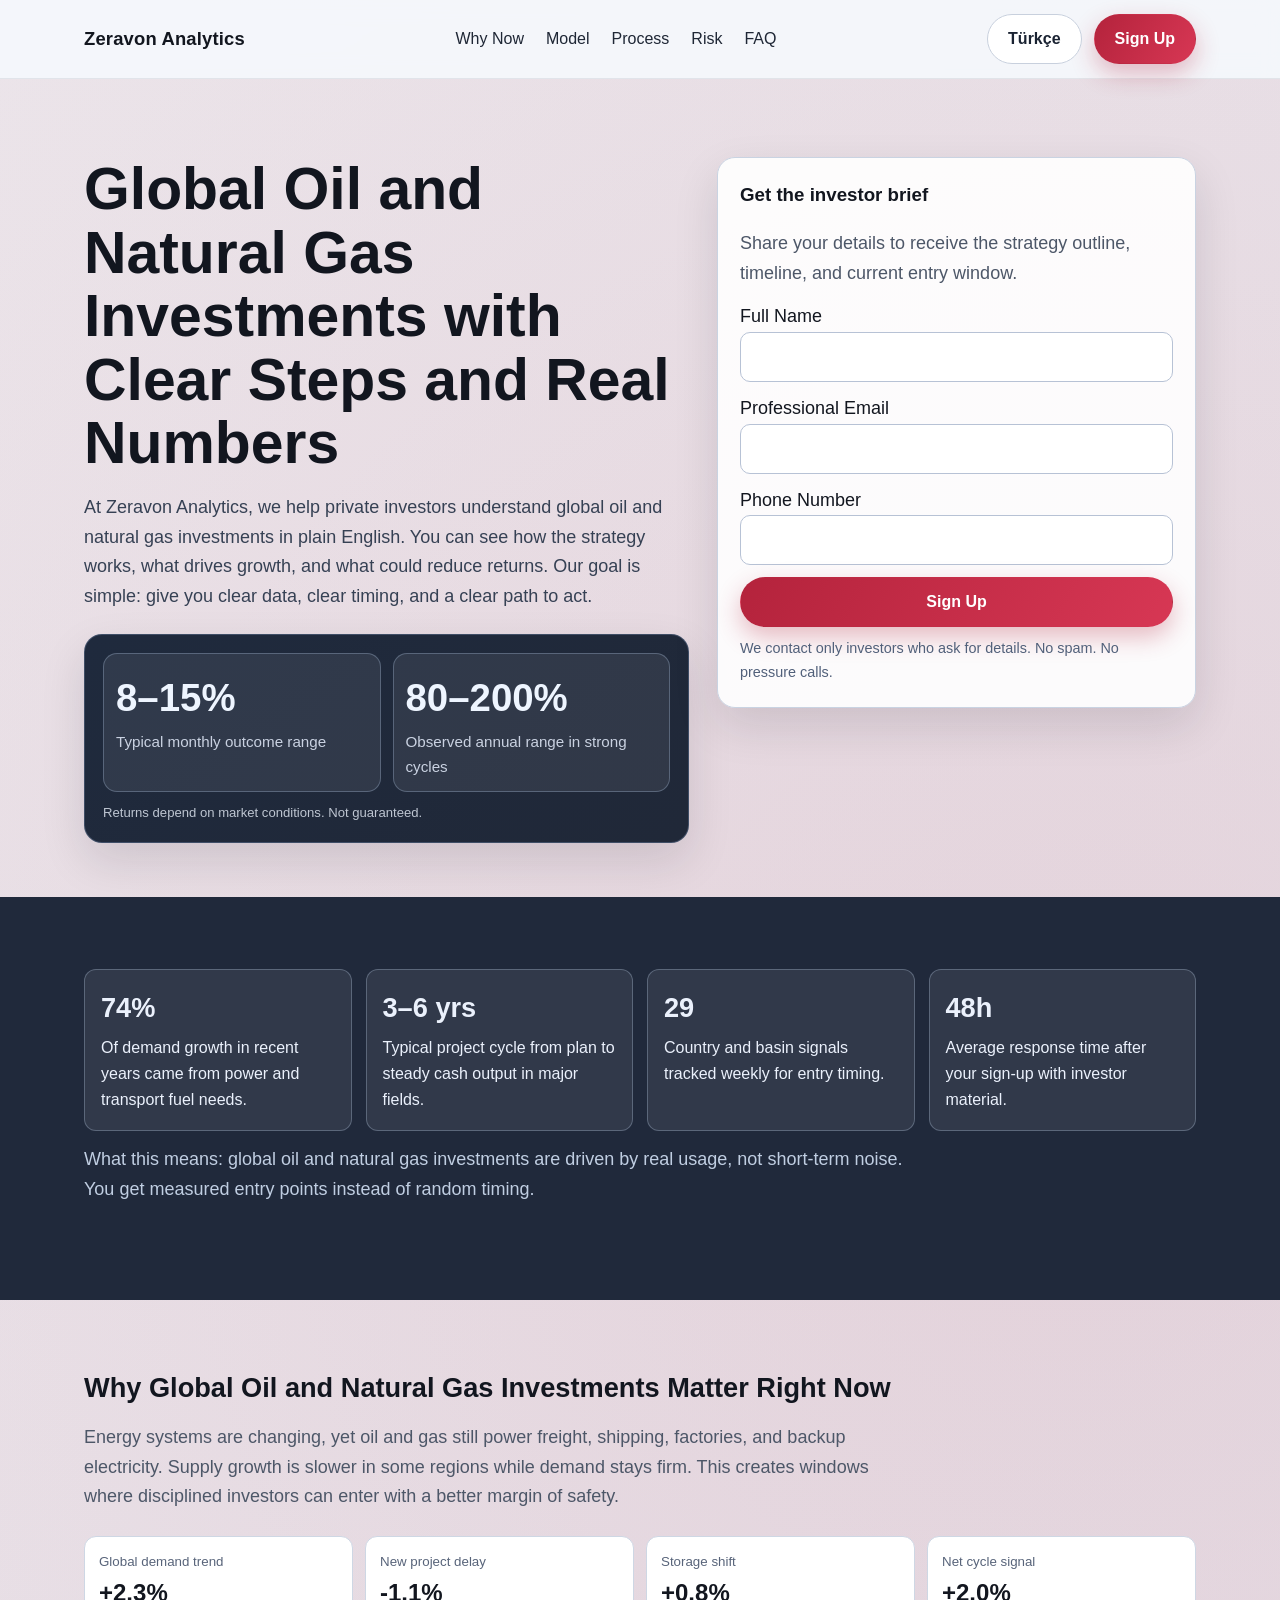
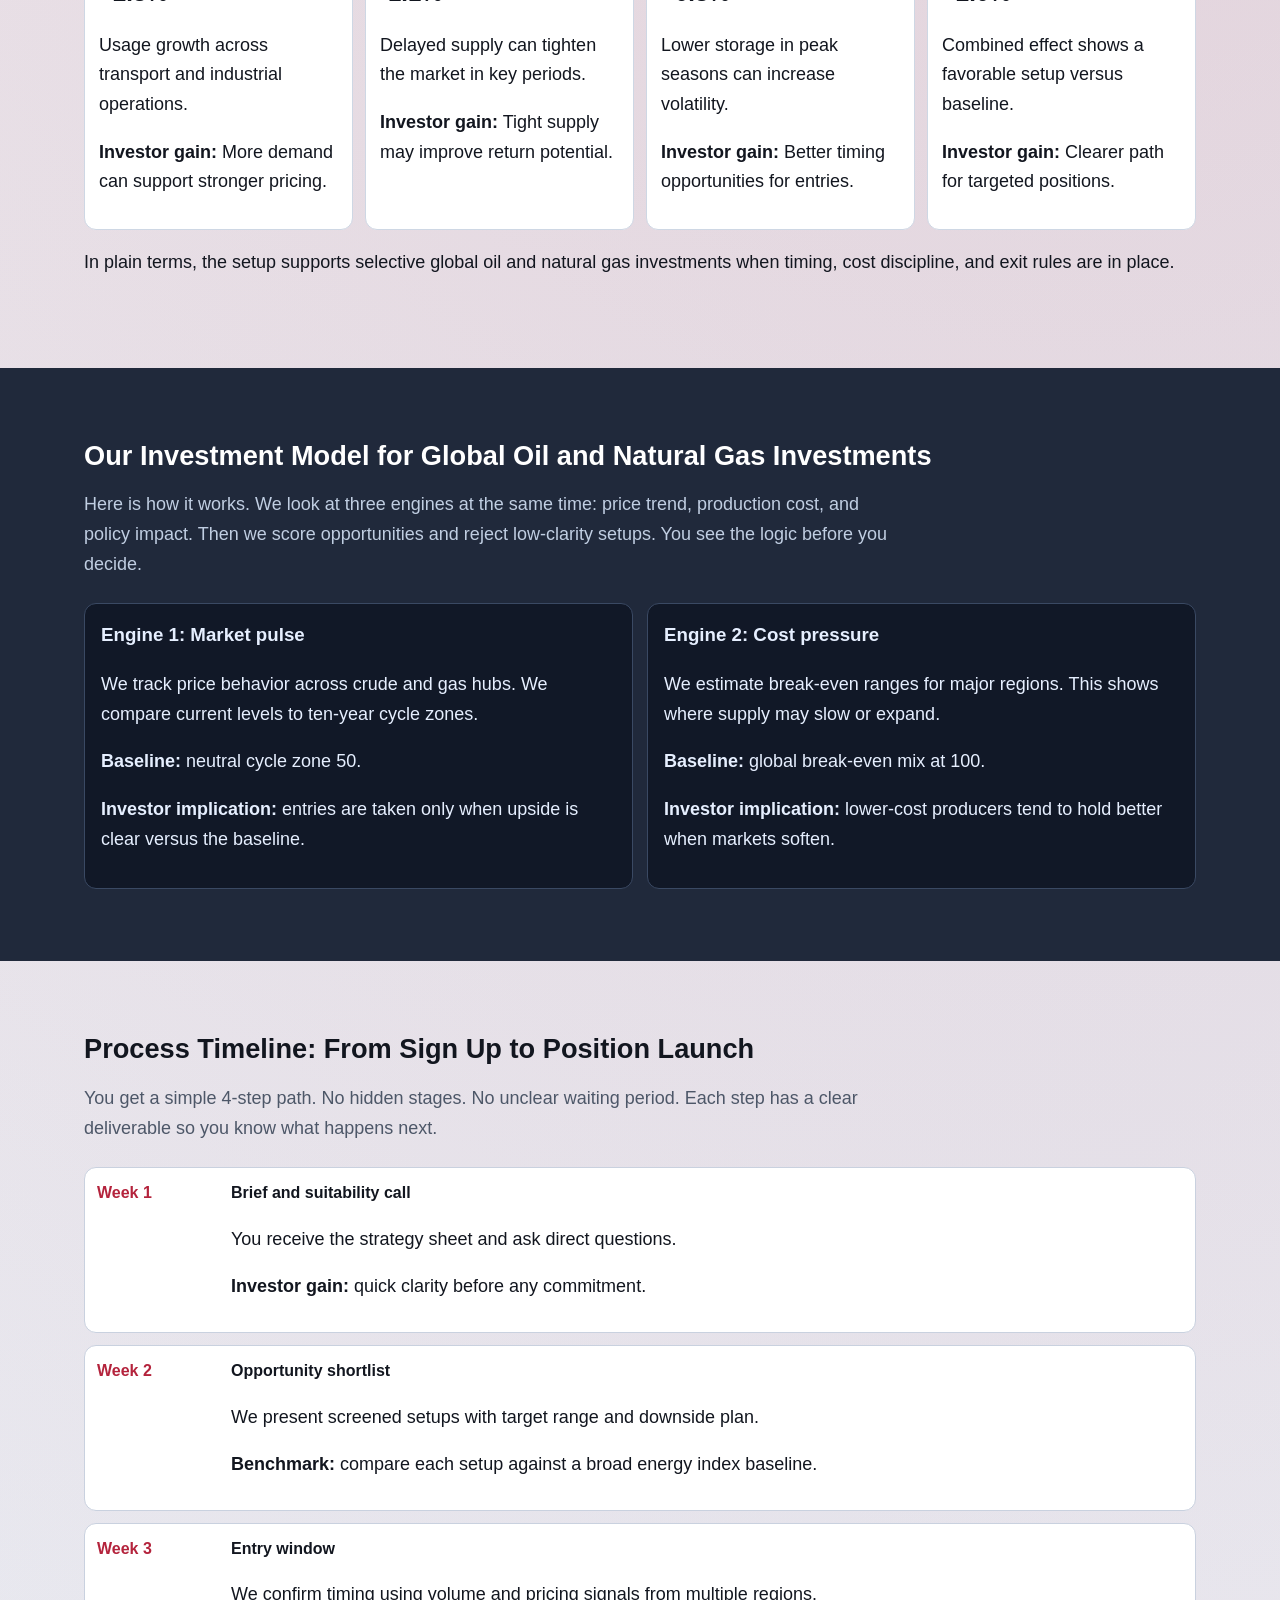
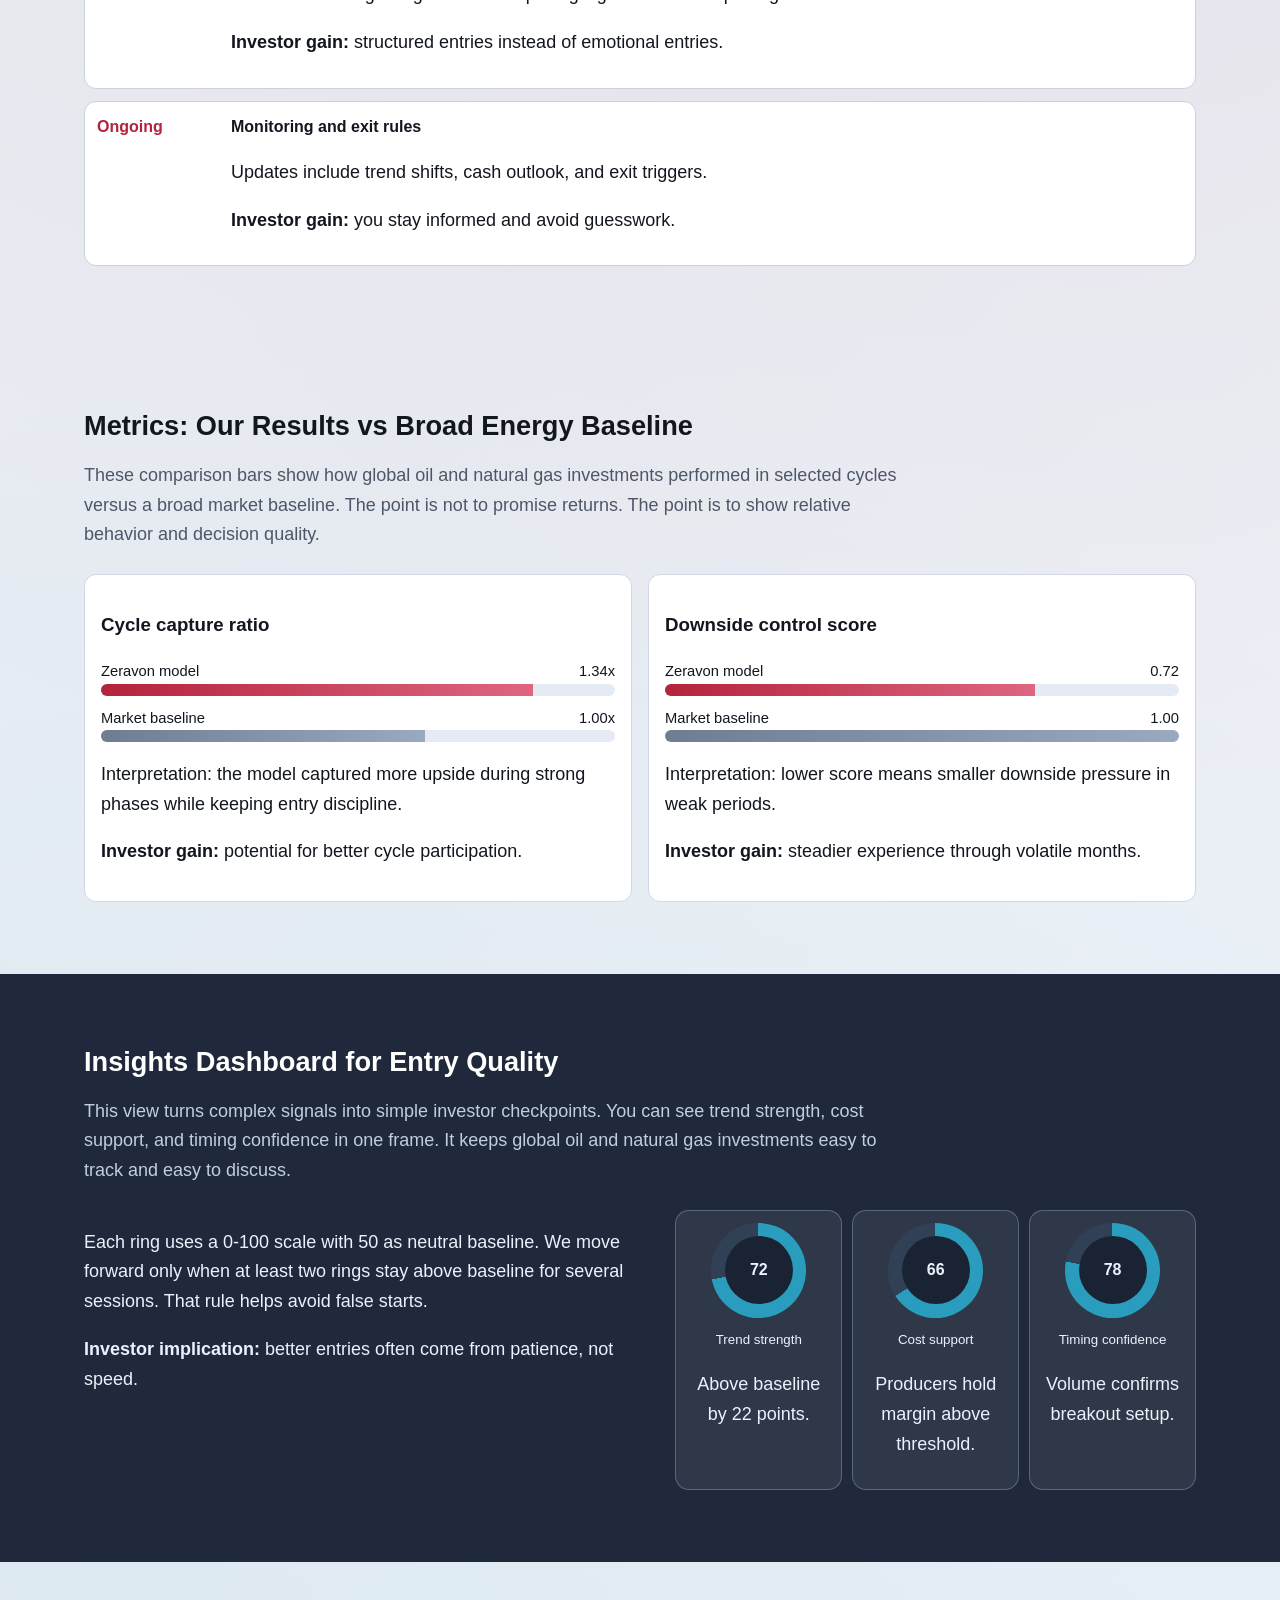
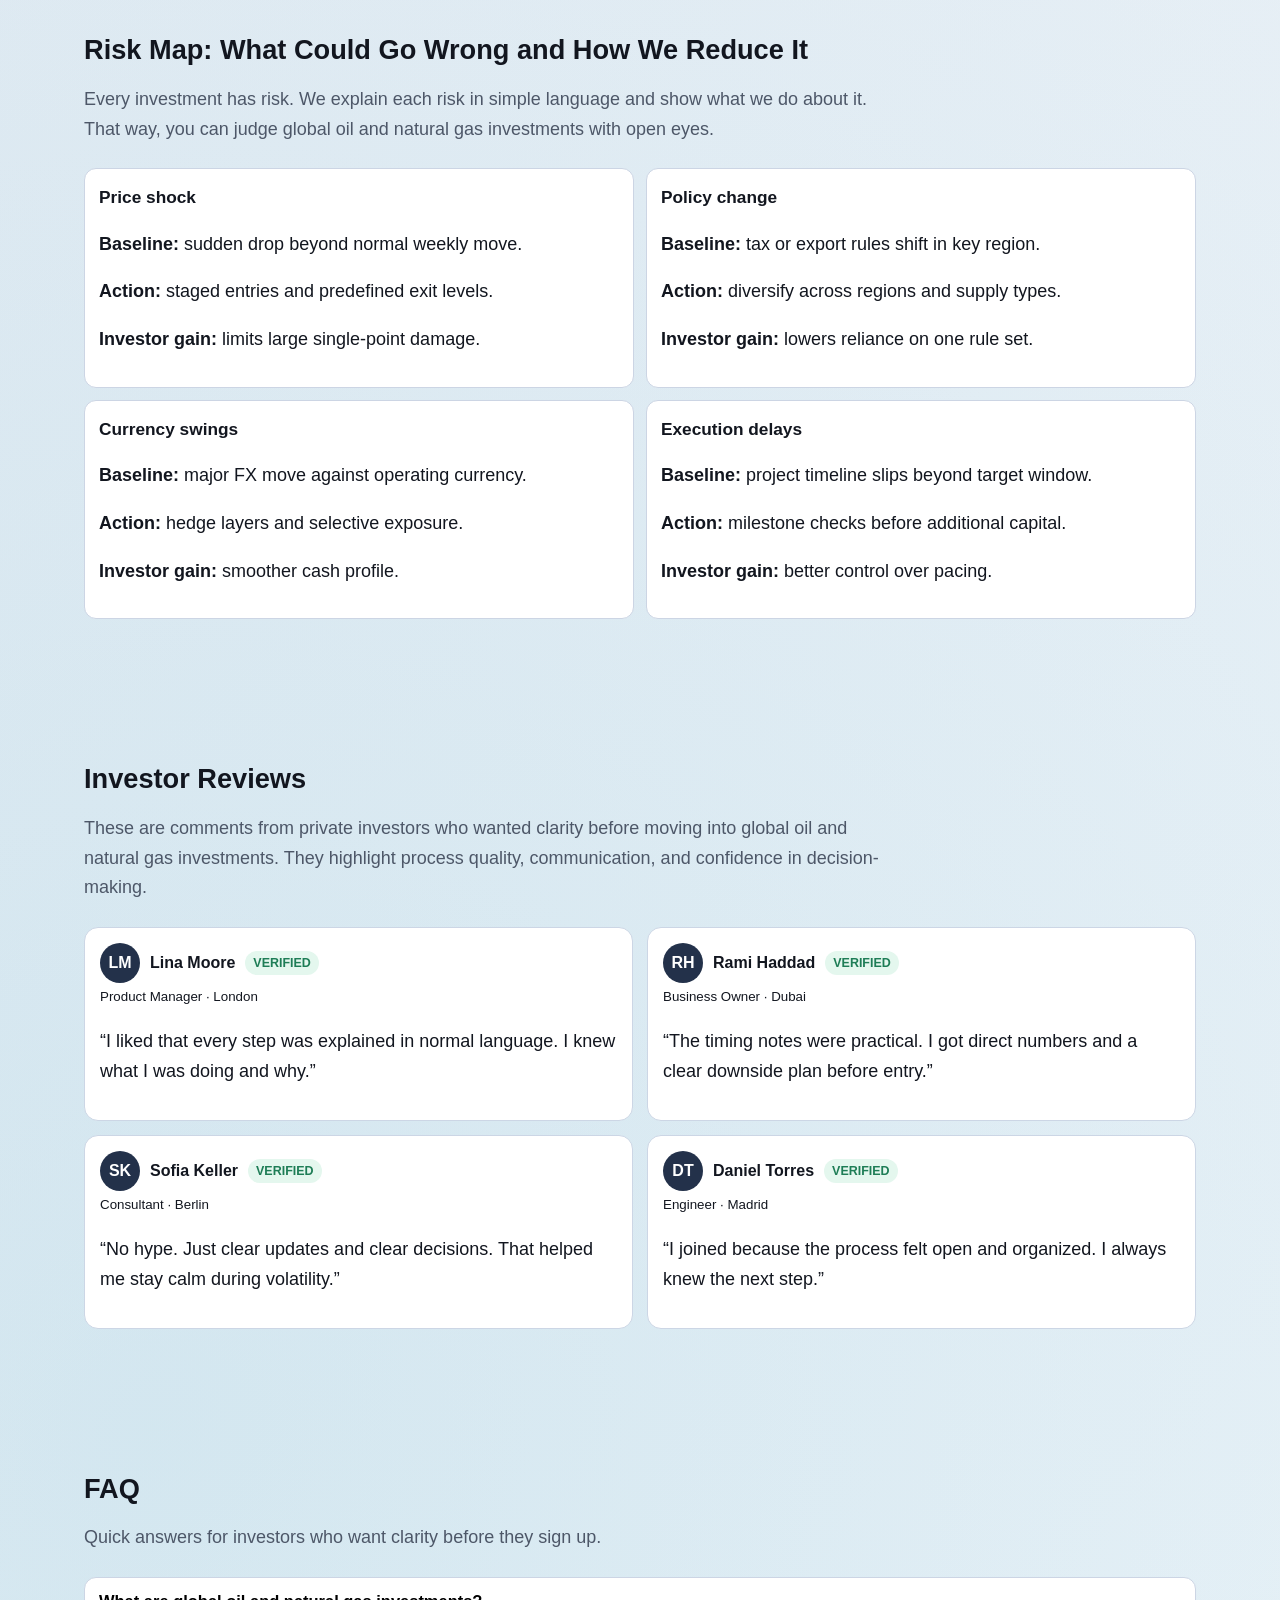
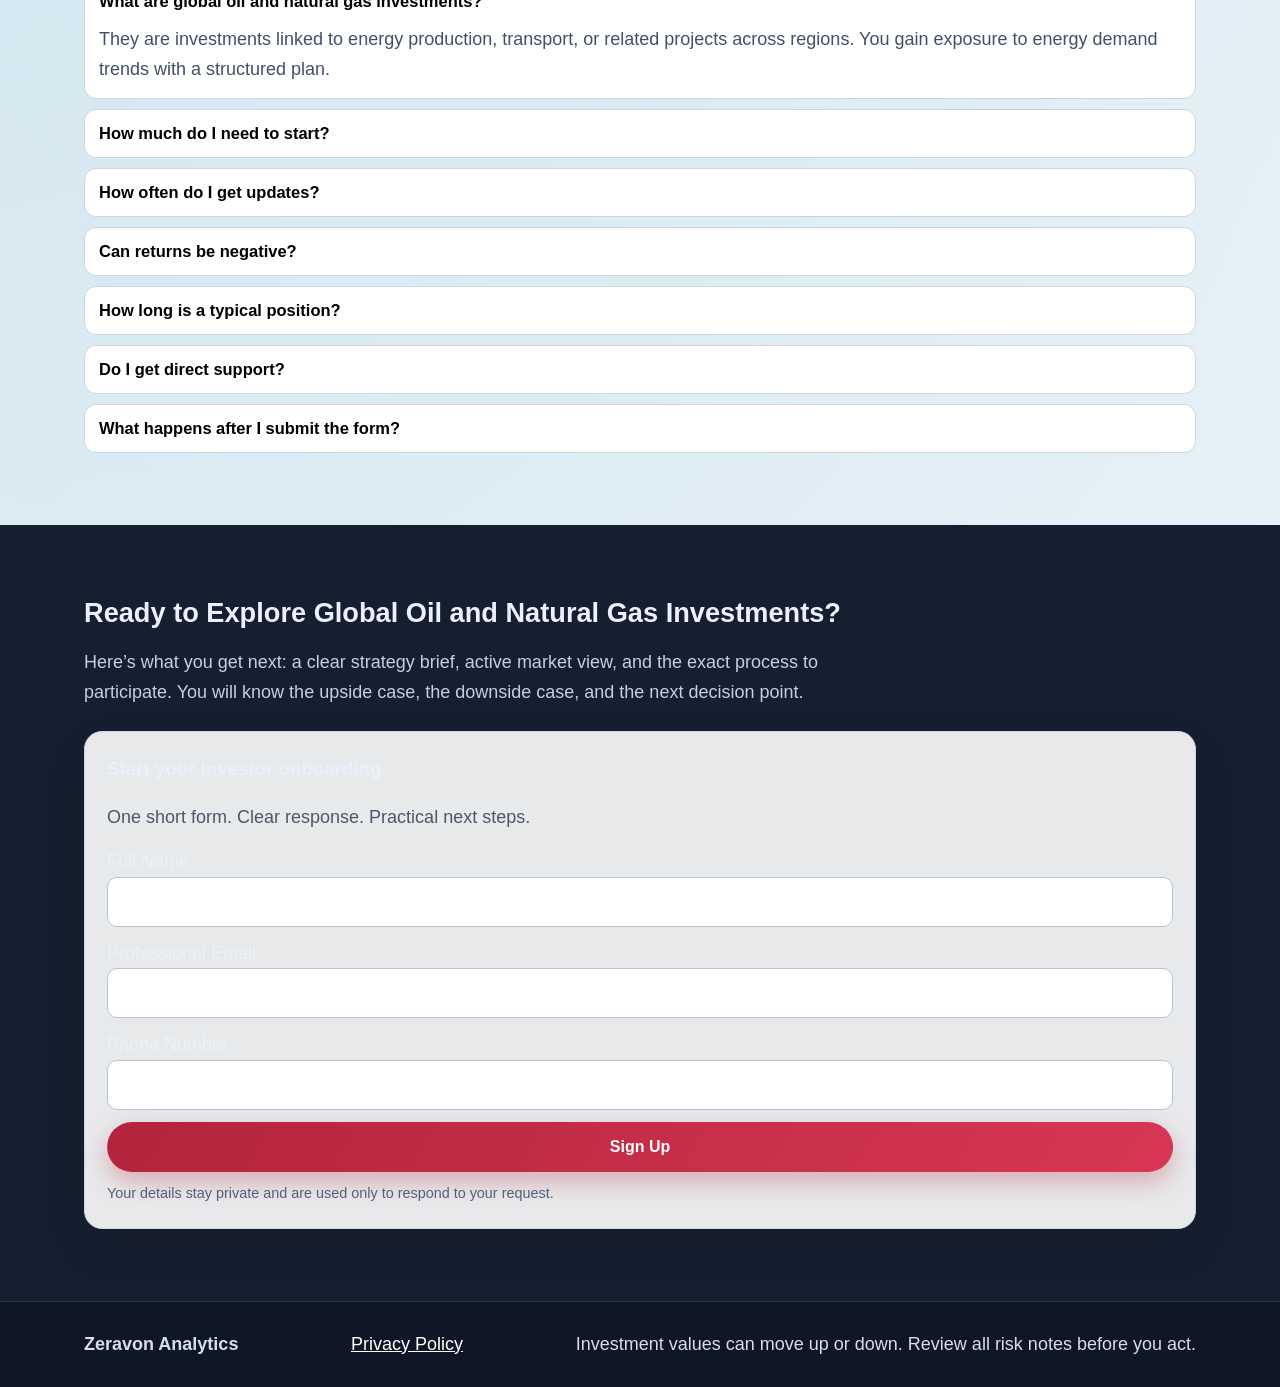
<file: tr/index.html>
<!-- DESIGN SEED: 4821 -->
<!doctype html>
<html lang="en">
<head>
  <meta charset="utf-8" />
  <meta name="viewport" content="width=device-width,initial-scale=1" />
  <title>Zeravon Analytics TR | Global Oil and Natural Gas Investments</title>
  <meta name="description" content="Follow a practical, investor-friendly page for global oil and natural gas investments and lead sign-up." />
  <link rel="canonical" href="https://zeravonanalytics.com/tr/index.html" />
  <link rel="alternate" hreflang="en" href="https://zeravonanalytics.com/" />
  <link rel="alternate" hreflang="de" href="https://zeravonanalytics.com/de/index.html" />
  <link rel="alternate" hreflang="fr" href="https://zeravonanalytics.com/fr/index.html" />
  <link rel="alternate" hreflang="es" href="https://zeravonanalytics.com/es/index.html" />
  <link rel="alternate" hreflang="it" href="https://zeravonanalytics.com/it/index.html" />
  <link rel="alternate" hreflang="tr" href="https://zeravonanalytics.com/tr/index.html" />
  <link rel="alternate" hreflang="pt" href="https://zeravonanalytics.com/pt/index.html" />
  <link rel="alternate" hreflang="ja" href="https://zeravonanalytics.com/jp/index.html" />
  <link rel="alternate" hreflang="sk" href="https://zeravonanalytics.com/sk/index.html" />
  <link rel="alternate" hreflang="nl-BE" href="https://zeravonanalytics.com/be/index.html" />
  <meta property="og:title" content="Zeravon Analytics TR | Global Oil and Natural Gas Investments" />
  <meta property="og:description" content="Follow a practical, investor-friendly page for global oil and natural gas investments and lead sign-up." />
  <meta property="og:type" content="website" />
  <meta property="og:url" content="https://zeravonanalytics.com/tr/index.html" />
  <meta name="twitter:card" content="summary_large_image" />
  <meta name="twitter:title" content="Zeravon Analytics TR | Global Oil and Natural Gas Investments" />
  <meta name="twitter:description" content="Follow a practical, investor-friendly page for global oil and natural gas investments and lead sign-up." />
  <link rel="stylesheet" href="../assets/style.css" />
  <script defer src="../assets/app.js"></script>
</head>
<body>
<header class="site-header">
  <div class="container header-inner">
    <a class="brand" href="../index.html">Zeravon Analytics</a>
    <nav class="nav-links desktop-nav" aria-label="Primary">
      <a href="#why">Why Now</a><a href="#model">Model</a><a href="#process">Process</a><a href="#risk">Risk</a><a href="#faq">FAQ</a>
    </nav>
    <div class="header-right desktop-right">
      <div class="lang-switch" data-lang-switch>
        <button class="lang-pill" aria-label="Open language menu">Türkçe</button>
        <div class="lang-menu">
<a href="../index.html"><span class="flag"><svg viewBox='0 0 24 24' aria-hidden='true'><rect width='24' height='24' fill='#1f3f8f'/><path d='M0 0l24 24M24 0L0 24' stroke='#fff' stroke-width='4'/><path d='M0 0l24 24M24 0L0 24' stroke='#d21f3c' stroke-width='2'/><path d='M12 0v24M0 12h24' stroke='#fff' stroke-width='6'/><path d='M12 0v24M0 12h24' stroke='#d21f3c' stroke-width='3'/></svg></span>English</a>
<a href="../de/index.html"><span class="flag"><svg viewBox='0 0 24 24'><rect width='24' height='8' fill='#111'/><rect y='8' width='24' height='8' fill='#c62828'/><rect y='16' width='24' height='8' fill='#f2c94c'/></svg></span>Deutsch</a>
<a href="../fr/index.html"><span class="flag"><svg viewBox='0 0 24 24'><rect width='8' height='24' fill='#244aa5'/><rect x='8' width='8' height='24' fill='#fff'/><rect x='16' width='8' height='24' fill='#d33a4a'/></svg></span>Français</a>
<a href="../es/index.html"><span class="flag"><svg viewBox='0 0 24 24'><rect width='24' height='6' fill='#c62828'/><rect y='6' width='24' height='12' fill='#f2c94c'/><rect y='18' width='24' height='6' fill='#c62828'/></svg></span>Español</a>
<a href="../it/index.html"><span class="flag"><svg viewBox='0 0 24 24'><rect width='8' height='24' fill='#2e8b57'/><rect x='8' width='8' height='24' fill='#fff'/><rect x='16' width='8' height='24' fill='#d13f4f'/></svg></span>Italiano</a>
<a href="../tr/index.html"><span class="flag"><svg viewBox='0 0 24 24'><rect width='24' height='24' fill='#c62828'/><circle cx='10' cy='12' r='5' fill='#fff'/><circle cx='12' cy='12' r='4' fill='#c62828'/><polygon points='16,12 19,10.5 19,13.5' fill='#fff'/></svg></span>Türkçe</a>
<a href="../pt/index.html"><span class="flag"><svg viewBox='0 0 24 24'><rect width='10' height='24' fill='#1e7d56'/><rect x='10' width='14' height='24' fill='#d04040'/><circle cx='10' cy='12' r='3' fill='#f2c94c'/></svg></span>Português</a>
<a href="../jp/index.html"><span class="flag"><svg viewBox='0 0 24 24'><rect width='24' height='24' fill='#fff'/><circle cx='12' cy='12' r='6' fill='#c62828'/></svg></span>日本語</a>
<a href="../sk/index.html"><span class="flag"><svg viewBox='0 0 24 24'><rect width='24' height='8' fill='#fff'/><rect y='8' width='24' height='8' fill='#2f68c4'/><rect y='16' width='24' height='8' fill='#d13f4f'/></svg></span>Slovakia</a>
<a href="../be/index.html"><span class="flag"><svg viewBox='0 0 24 24'><rect width='8' height='24' fill='#111'/><rect x='8' width='8' height='24' fill='#f2c94c'/><rect x='16' width='8' height='24' fill='#d13f4f'/></svg></span>Belgium</a>
</div>
      </div>
      <a class="btn btn-primary" href="#lead-final">Sign Up</a>
    </div>
    <button class="icon-btn burger" data-open-drawer aria-label="Open menu">☰</button>
  </div>
</header>

<div class="drawer" data-drawer>
  <div class="drawer-backdrop" data-close-drawer></div>
  <aside class="drawer-panel" aria-label="Mobile menu">
    <div class="drawer-top"><strong>Menu</strong><button class="icon-btn" data-close-drawer aria-label="Close menu">✕</button></div>
    <nav class="drawer-nav"><a href="#why">Why Now</a><a href="#model">Model</a><a href="#process">Process</a><a href="#risk">Risk</a><a href="#faq">FAQ</a></nav>
    <div class="lang-switch" data-lang-switch>
      <button class="lang-pill" aria-label="Open language menu">Türkçe</button>
      <div class="lang-menu">
<a href="../index.html"><span class="flag"><svg viewBox='0 0 24 24' aria-hidden='true'><rect width='24' height='24' fill='#1f3f8f'/><path d='M0 0l24 24M24 0L0 24' stroke='#fff' stroke-width='4'/><path d='M0 0l24 24M24 0L0 24' stroke='#d21f3c' stroke-width='2'/><path d='M12 0v24M0 12h24' stroke='#fff' stroke-width='6'/><path d='M12 0v24M0 12h24' stroke='#d21f3c' stroke-width='3'/></svg></span>English</a>
<a href="../de/index.html"><span class="flag"><svg viewBox='0 0 24 24'><rect width='24' height='8' fill='#111'/><rect y='8' width='24' height='8' fill='#c62828'/><rect y='16' width='24' height='8' fill='#f2c94c'/></svg></span>Deutsch</a>
<a href="../fr/index.html"><span class="flag"><svg viewBox='0 0 24 24'><rect width='8' height='24' fill='#244aa5'/><rect x='8' width='8' height='24' fill='#fff'/><rect x='16' width='8' height='24' fill='#d33a4a'/></svg></span>Français</a>
<a href="../es/index.html"><span class="flag"><svg viewBox='0 0 24 24'><rect width='24' height='6' fill='#c62828'/><rect y='6' width='24' height='12' fill='#f2c94c'/><rect y='18' width='24' height='6' fill='#c62828'/></svg></span>Español</a>
<a href="../it/index.html"><span class="flag"><svg viewBox='0 0 24 24'><rect width='8' height='24' fill='#2e8b57'/><rect x='8' width='8' height='24' fill='#fff'/><rect x='16' width='8' height='24' fill='#d13f4f'/></svg></span>Italiano</a>
<a href="../tr/index.html"><span class="flag"><svg viewBox='0 0 24 24'><rect width='24' height='24' fill='#c62828'/><circle cx='10' cy='12' r='5' fill='#fff'/><circle cx='12' cy='12' r='4' fill='#c62828'/><polygon points='16,12 19,10.5 19,13.5' fill='#fff'/></svg></span>Türkçe</a>
<a href="../pt/index.html"><span class="flag"><svg viewBox='0 0 24 24'><rect width='10' height='24' fill='#1e7d56'/><rect x='10' width='14' height='24' fill='#d04040'/><circle cx='10' cy='12' r='3' fill='#f2c94c'/></svg></span>Português</a>
<a href="../jp/index.html"><span class="flag"><svg viewBox='0 0 24 24'><rect width='24' height='24' fill='#fff'/><circle cx='12' cy='12' r='6' fill='#c62828'/></svg></span>日本語</a>
<a href="../sk/index.html"><span class="flag"><svg viewBox='0 0 24 24'><rect width='24' height='8' fill='#fff'/><rect y='8' width='24' height='8' fill='#2f68c4'/><rect y='16' width='24' height='8' fill='#d13f4f'/></svg></span>Slovakia</a>
<a href="../be/index.html"><span class="flag"><svg viewBox='0 0 24 24'><rect width='8' height='24' fill='#111'/><rect x='8' width='8' height='24' fill='#f2c94c'/><rect x='16' width='8' height='24' fill='#d13f4f'/></svg></span>Belgium</a>
</div>
    </div>
    <p style="margin-top:16px"><a class="btn btn-primary" href="#lead-final">Sign Up</a></p>
  </aside>
</div>

<main>
<section class="hero section">
  <div class="container hero-wrap">
    <div class="hero-copy reveal">
      <h1>Global Oil and Natural Gas Investments with Clear Steps and Real Numbers</h1>
      <p>At Zeravon Analytics, we help private investors understand global oil and natural gas investments in plain English. You can see how the strategy works, what drives growth, and what could reduce returns. Our goal is simple: give you clear data, clear timing, and a clear path to act.</p>
      <div class="performance-panel" aria-label="Performance range">
        <div class="performance-grid">
          <div class="metric-tile"><div class="metric-value">8–15%</div><div class="metric-label">Typical monthly outcome range</div></div>
          <div class="metric-tile"><div class="metric-value">80–200%</div><div class="metric-label">Observed annual range in strong cycles</div></div>
        </div>
        <div class="micro-note">Returns depend on market conditions. Not guaranteed.</div>
      </div>
    </div>
    <div class="form-card reveal" id="lead-top">
      <h3>Get the investor brief</h3>
      <p class="promise">Share your details to receive the strategy outline, timeline, and current entry window.</p>
      <form class="stack">
        <label>Full Name<input type="text" name="name" required /></label>
        <label>Professional Email<input type="email" name="email" required /></label>
        <label>Phone Number<input type="tel" name="phone" required /></label>
        <button class="btn btn-primary" type="submit">Sign Up</button>
      </form>
      <div class="trust">We contact only investors who ask for details. No spam. No pressure calls.</div>
    </div>
  </div>
</section>

<section class="section slate"><div class="container reveal"><div class="kpi-strip">
<div class="kpi"><strong>74%</strong>Of demand growth in recent years came from power and transport fuel needs.</div>
<div class="kpi"><strong>3–6 yrs</strong>Typical project cycle from plan to steady cash output in major fields.</div>
<div class="kpi"><strong>29</strong>Country and basin signals tracked weekly for entry timing.</div>
<div class="kpi"><strong>48h</strong>Average response time after your sign-up with investor material.</div>
</div><p class="section-intro" style="margin-top:14px">What this means: global oil and natural gas investments are driven by real usage, not short-term noise. You get measured entry points instead of random timing.</p></div></section>

<section class="section" id="why"><div class="container reveal">
<h2>Why Global Oil and Natural Gas Investments Matter Right Now</h2>
<p class="section-intro">Energy systems are changing, yet oil and gas still power freight, shipping, factories, and backup electricity. Supply growth is slower in some regions while demand stays firm. This creates windows where disciplined investors can enter with a better margin of safety.</p>
<div class="waterfall">
<div class="water-step"><small>Global demand trend</small><div class="delta">+2.3%</div><p>Usage growth across transport and industrial operations.</p><p><strong>Investor gain:</strong> More demand can support stronger pricing.</p></div>
<div class="water-step"><small>New project delay</small><div class="delta">-1.1%</div><p>Delayed supply can tighten the market in key periods.</p><p><strong>Investor gain:</strong> Tight supply may improve return potential.</p></div>
<div class="water-step"><small>Storage shift</small><div class="delta">+0.8%</div><p>Lower storage in peak seasons can increase volatility.</p><p><strong>Investor gain:</strong> Better timing opportunities for entries.</p></div>
<div class="water-step"><small>Net cycle signal</small><div class="delta">+2.0%</div><p>Combined effect shows a favorable setup versus baseline.</p><p><strong>Investor gain:</strong> Clearer path for targeted positions.</p></div>
</div>
<p>In plain terms, the setup supports selective global oil and natural gas investments when timing, cost discipline, and exit rules are in place.</p>
</div></section>

<section class="section slate" id="model"><div class="container reveal">
<h2>Our Investment Model for Global Oil and Natural Gas Investments</h2>
<p class="section-intro">Here is how it works. We look at three engines at the same time: price trend, production cost, and policy impact. Then we score opportunities and reject low-clarity setups. You see the logic before you decide.</p>
<div class="model-grid">
<div class="model-card"><h3>Engine 1: Market pulse</h3><p>We track price behavior across crude and gas hubs. We compare current levels to ten-year cycle zones.</p><p><strong>Baseline:</strong> neutral cycle zone 50.</p><p><strong>Investor implication:</strong> entries are taken only when upside is clear versus the baseline.</p></div>
<div class="model-card"><h3>Engine 2: Cost pressure</h3><p>We estimate break-even ranges for major regions. This shows where supply may slow or expand.</p><p><strong>Baseline:</strong> global break-even mix at 100.</p><p><strong>Investor implication:</strong> lower-cost producers tend to hold better when markets soften.</p></div>
</div>
</div></section>

<section class="section" id="process"><div class="container reveal">
<h2>Process Timeline: From Sign Up to Position Launch</h2>
<p class="section-intro">You get a simple 4-step path. No hidden stages. No unclear waiting period. Each step has a clear deliverable so you know what happens next.</p>
<div class="timeline">
<div class="time-item"><b>Week 1</b><div><strong>Brief and suitability call</strong><p>You receive the strategy sheet and ask direct questions.</p><p><strong>Investor gain:</strong> quick clarity before any commitment.</p></div></div>
<div class="time-item"><b>Week 2</b><div><strong>Opportunity shortlist</strong><p>We present screened setups with target range and downside plan.</p><p><strong>Benchmark:</strong> compare each setup against a broad energy index baseline.</p></div></div>
<div class="time-item"><b>Week 3</b><div><strong>Entry window</strong><p>We confirm timing using volume and pricing signals from multiple regions.</p><p><strong>Investor gain:</strong> structured entries instead of emotional entries.</p></div></div>
<div class="time-item"><b>Ongoing</b><div><strong>Monitoring and exit rules</strong><p>Updates include trend shifts, cash outlook, and exit triggers.</p><p><strong>Investor gain:</strong> you stay informed and avoid guesswork.</p></div></div>
</div>
</div></section>

<section class="section"><div class="container reveal">
<h2>Metrics: Our Results vs Broad Energy Baseline</h2>
<p class="section-intro">These comparison bars show how global oil and natural gas investments performed in selected cycles versus a broad market baseline. The point is not to promise returns. The point is to show relative behavior and decision quality.</p>
<div class="compare-grid">
<div class="compare-card"><h3>Cycle capture ratio</h3><div class="bar-row"><div class="bar-label"><span>Zeravon model</span><span>1.34x</span></div><div class="dual-bar"><span class="us" style="width:84%"></span></div></div><div class="bar-row"><div class="bar-label"><span>Market baseline</span><span>1.00x</span></div><div class="dual-bar"><span class="market" style="width:63%"></span></div></div><p>Interpretation: the model captured more upside during strong phases while keeping entry discipline.</p><p><strong>Investor gain:</strong> potential for better cycle participation.</p></div>
<div class="compare-card"><h3>Downside control score</h3><div class="bar-row"><div class="bar-label"><span>Zeravon model</span><span>0.72</span></div><div class="dual-bar"><span class="us" style="width:72%"></span></div></div><div class="bar-row"><div class="bar-label"><span>Market baseline</span><span>1.00</span></div><div class="dual-bar"><span class="market" style="width:100%"></span></div></div><p>Interpretation: lower score means smaller downside pressure in weak periods.</p><p><strong>Investor gain:</strong> steadier experience through volatile months.</p></div>
</div></div></section>

<section class="section slate" id="insights"><div class="container reveal">
<h2>Insights Dashboard for Entry Quality</h2>
<p class="section-intro">This view turns complex signals into simple investor checkpoints. You can see trend strength, cost support, and timing confidence in one frame. It keeps global oil and natural gas investments easy to track and easy to discuss.</p>
<div class="insight-layout">
<div><p>Each ring uses a 0-100 scale with 50 as neutral baseline. We move forward only when at least two rings stay above baseline for several sessions. That rule helps avoid false starts.</p><p><strong>Investor implication:</strong> better entries often come from patience, not speed.</p></div>
<div class="ring-wrap">
<div class="ring-card"><div class="ring" style="--val:72%" data-label="72"></div><small>Trend strength</small><p>Above baseline by 22 points.</p></div>
<div class="ring-card"><div class="ring" style="--val:66%" data-label="66"></div><small>Cost support</small><p>Producers hold margin above threshold.</p></div>
<div class="ring-card"><div class="ring" style="--val:78%" data-label="78"></div><small>Timing confidence</small><p>Volume confirms breakout setup.</p></div>
</div>
</div></div></section>

<section class="section" id="risk"><div class="container reveal">
<h2>Risk Map: What Could Go Wrong and How We Reduce It</h2>
<p class="section-intro">Every investment has risk. We explain each risk in simple language and show what we do about it. That way, you can judge global oil and natural gas investments with open eyes.</p>
<div class="risk-matrix">
<div class="risk-cell"><h3>Price shock</h3><p><strong>Baseline:</strong> sudden drop beyond normal weekly move.</p><p><strong>Action:</strong> staged entries and predefined exit levels.</p><p><strong>Investor gain:</strong> limits large single-point damage.</p></div>
<div class="risk-cell"><h3>Policy change</h3><p><strong>Baseline:</strong> tax or export rules shift in key region.</p><p><strong>Action:</strong> diversify across regions and supply types.</p><p><strong>Investor gain:</strong> lowers reliance on one rule set.</p></div>
<div class="risk-cell"><h3>Currency swings</h3><p><strong>Baseline:</strong> major FX move against operating currency.</p><p><strong>Action:</strong> hedge layers and selective exposure.</p><p><strong>Investor gain:</strong> smoother cash profile.</p></div>
<div class="risk-cell"><h3>Execution delays</h3><p><strong>Baseline:</strong> project timeline slips beyond target window.</p><p><strong>Action:</strong> milestone checks before additional capital.</p><p><strong>Investor gain:</strong> better control over pacing.</p></div>
</div></div></section>

<section class="section" id="reviews"><div class="container reveal">
<h2>Investor Reviews</h2>
<p class="section-intro">These are comments from private investors who wanted clarity before moving into global oil and natural gas investments. They highlight process quality, communication, and confidence in decision-making.</p>
<div class="reviews-grid">
<article class="review"><div class="review-head"><div class="avatar">LM</div><strong>Lina Moore</strong><span class="verified">VERIFIED</span></div><small>Product Manager · London</small><p>“I liked that every step was explained in normal language. I knew what I was doing and why.”</p></article>
<article class="review"><div class="review-head"><div class="avatar">RH</div><strong>Rami Haddad</strong><span class="verified">VERIFIED</span></div><small>Business Owner · Dubai</small><p>“The timing notes were practical. I got direct numbers and a clear downside plan before entry.”</p></article>
<article class="review"><div class="review-head"><div class="avatar">SK</div><strong>Sofia Keller</strong><span class="verified">VERIFIED</span></div><small>Consultant · Berlin</small><p>“No hype. Just clear updates and clear decisions. That helped me stay calm during volatility.”</p></article>
<article class="review"><div class="review-head"><div class="avatar">DT</div><strong>Daniel Torres</strong><span class="verified">VERIFIED</span></div><small>Engineer · Madrid</small><p>“I joined because the process felt open and organized. I always knew the next step.”</p></article>
</div></div></section>

<section class="section" id="faq"><div class="container reveal">
<h2>FAQ</h2>
<p class="section-intro">Quick answers for investors who want clarity before they sign up.</p>
<div class="faq-list">
<div class="faq-item open"><button class="faq-q">What are global oil and natural gas investments?</button><div class="faq-a"><div class="faq-answer">They are investments linked to energy production, transport, or related projects across regions. You gain exposure to energy demand trends with a structured plan.</div></div></div>
<div class="faq-item"><button class="faq-q">How much do I need to start?</button><div class="faq-a"><div class="faq-answer">Minimum size depends on the current window. After you sign up, we share the active threshold and what it includes.</div></div></div>
<div class="faq-item"><button class="faq-q">How often do I get updates?</button><div class="faq-a"><div class="faq-answer">You receive regular updates on market signals, active positions, and any change in exit conditions.</div></div></div>
<div class="faq-item"><button class="faq-q">Can returns be negative?</button><div class="faq-a"><div class="faq-answer">Yes. Markets can move against any strategy. We use entry rules and exit levels to reduce impact, but loss is still possible.</div></div></div>
<div class="faq-item"><button class="faq-q">How long is a typical position?</button><div class="faq-a"><div class="faq-answer">Many positions run from weeks to several months, based on the cycle signal and risk limits.</div></div></div>
<div class="faq-item"><button class="faq-q">Do I get direct support?</button><div class="faq-a"><div class="faq-answer">Yes. You can ask questions during onboarding and during monitoring updates.</div></div></div>
<div class="faq-item"><button class="faq-q">What happens after I submit the form?</button><div class="faq-a"><div class="faq-answer">We review your request, send the investor brief, and schedule a short call to confirm fit and timing.</div></div></div>
</div></div></section>

<section class="section final-cta" id="lead-final"><div class="container reveal">
<h2>Ready to Explore Global Oil and Natural Gas Investments?</h2>
<p class="section-intro">Here’s what you get next: a clear strategy brief, active market view, and the exact process to participate. You will know the upside case, the downside case, and the next decision point.</p>
<div class="form-card">
  <h3>Start your investor onboarding</h3>
  <p class="promise">One short form. Clear response. Practical next steps.</p>
  <form class="stack">
    <label>Full Name<input type="text" required /></label>
    <label>Professional Email<input type="email" required /></label>
    <label>Phone Number<input type="tel" required /></label>
    <button class="btn btn-primary" type="submit">Sign Up</button>
  </form>
  <div class="trust">Your details stay private and are used only to respond to your request.</div>
</div>
</div></section>
</main>

<footer><div class="container footer-row"><strong>Zeravon Analytics</strong><a href="#privacy" data-open-modal>Privacy Policy</a><span>Investment values can move up or down. Review all risk notes before you act.</span></div></footer>

<div class="modal" data-modal>
  <div class="modal-backdrop" data-close-modal></div>
  <section class="modal-panel" role="dialog" aria-modal="true" aria-label="Privacy Policy" id="privacy">
    <div class="modal-head"><h2>Privacy Policy</h2><button class="icon-btn" data-close-modal aria-label="Close privacy policy">✕</button></div>
    <div class="modal-content">
      <p><strong>Introduction:</strong> We explain how we handle your personal information in a clear way.</p>
      <p><strong>Data collection:</strong> We collect Full Name, Professional Email, and Phone Number from the forms.</p>
      <p><strong>Legal basis:</strong> We use your data to respond to your request and provide investor information you asked for.</p>
      <p><strong>Cookies:</strong> Basic cookies may be used for site function and performance measurement.</p>
      <p><strong>Retention:</strong> We keep data only as long as needed for communication, records, and legal obligations.</p>
      <p><strong>Third-party sharing:</strong> We do not sell your data. We may share limited data with trusted service providers that support operations.</p>
      <p><strong>Security:</strong> We use access controls and secure systems to protect your information.</p>
      <p><strong>User rights:</strong> You can request access, correction, deletion, or a copy of your data.</p>
      <p><strong>International transfers:</strong> Data may be processed in other countries with suitable safeguards.</p>
      <p><strong>Industry risk disclosure:</strong> Investment information can include market volatility and uncertainty, and past outcomes do not guarantee future outcomes.</p>
      <p><strong>Contact:</strong> privacy@zeravonanalytics.com</p>
    </div>
    <div class="modal-foot"><button class="btn" data-close-modal>Close</button></div>
  </section>
</div>

<script type="application/ld+json">{"@context":"https://schema.org","@graph":[{"@type":"Organization","name":"Zeravon Analytics","url":"https://zeravonanalytics.com"},{"@type":"WebSite","name":"Zeravon Analytics","url":"https://zeravonanalytics.com"},{"@type":"FAQPage","mainEntity":[{"@type":"Question","name":"What are global oil and natural gas investments?","acceptedAnswer":{"@type":"Answer","text":"They are investments linked to energy production, transport, or related projects across regions."}},{"@type":"Question","name":"Can returns be negative?","acceptedAnswer":{"@type":"Answer","text":"Yes. Markets can move against any strategy and loss is possible."}}]},{"@type":"Review","author":{"@type":"Person","name":"Lina Moore"},"reviewBody":"Clear language and practical process from start to finish.","itemReviewed":{"@type":"Service","name":"Global oil and natural gas investment guidance"}}]}</script>
</body>
</html>
</file>
<file: assets/style.css>
/*
DESIGN PROFILE
• ID: MC-4821
• Background family: Neutral
• Surface style: Sharp bordered premium panels
• Accent A (CTA): Crimson
• Accent B: Steel cyan
• Text strategy: Mixed
• Section rhythm: Framed light hero → Slate KPI → Light why market → Dark model → Light process → Split metrics → Dark insights → Light risk → Pearl reviews → Soft FAQ → Dark final CTA
• Glow strategy: Crimson glow bottom-right in hero; steel-cyan glow top-left in insights; soft pearl mesh through body
*/
:root {
  --bg: #eceff3;
  --bg-2: #f7f9fc;
  --ink: #12161f;
  --muted: #4d5768;
  --line: #c8d0dd;
  --panel: #ffffff;
  --panel-dark: #1a2230;
  --accent-a: #b4233c;
  --accent-a-2: #d73754;
  --accent-b: #2a9dbe;
  --ok: #1f845a;
  --warn: #b36f1d;
  --btn-height: 50px;
  --radius: 14px;
  --shadow: 0 18px 45px rgba(15, 20, 35, 0.12);
}

* { box-sizing: border-box; }
html, body { margin: 0; padding: 0; overflow-x: hidden; }
body {
  font-family: "Inter", "Segoe UI", sans-serif;
  background: radial-gradient(circle at 85% 15%, rgba(183, 35, 60, 0.14), transparent 44%),
    radial-gradient(circle at 12% 80%, rgba(42, 157, 190, 0.14), transparent 42%),
    linear-gradient(130deg, #eff2f6 0%, #e8edf4 44%, #f8fafd 100%);
  color: var(--ink);
  line-height: 1.65;
}
p, li, label, .faq-answer, .modal-content, footer { font-size: 18px; line-height: 1.65; }
a { color: inherit; text-decoration: none; }
.container { max-width: 1160px; margin: 0 auto; padding-inline: 24px; }
.section { padding: 72px 0; position: relative; overflow: clip; }
.section h2 { font-size: clamp(1.7rem, 2vw, 2.4rem); margin: 0 0 14px; line-height: 1.2; }
.section-intro { max-width: 820px; color: var(--muted); margin-bottom: 24px; }

.site-header {
  position: sticky; top: 0; z-index: 80;
  border-bottom: 1px solid rgba(19, 26, 38, 0.08);
  backdrop-filter: blur(10px);
  background: rgba(245, 248, 252, 0.92);
}
.header-inner { display: flex; justify-content: space-between; align-items: center; min-height: 78px; gap: 20px; }
.brand { font-weight: 700; letter-spacing: 0.01em; font-size: 1.15rem; }
.nav-links { display: flex; align-items: center; gap: 22px; flex-wrap: wrap; }
.nav-links a { color: #1f2735; font-weight: 500; }
.nav-links a:hover, .nav-links a:focus-visible { color: var(--accent-a); }
.header-right { display: flex; align-items: center; gap: 12px; }

.btn, .lang-pill {
  height: var(--btn-height); padding: 0 20px; border-radius: 999px;
  border: 1px solid transparent; font-size: 16px; font-weight: 600; display: inline-flex; align-items: center; justify-content: center;
}
.btn-primary {
  background: linear-gradient(120deg, var(--accent-a), var(--accent-a-2)); color: #fff;
  box-shadow: 0 10px 24px rgba(180, 35, 60, 0.3);
}
.btn-primary:hover { transform: translateY(-1px); }
.btn-primary:focus-visible, .lang-pill:focus-visible, .icon-btn:focus-visible { outline: 3px solid rgba(42, 157, 190, 0.45); outline-offset: 2px; }

.lang-switch { position: relative; }
.lang-pill { background: #fff; border-color: var(--line); color: #1a2332; cursor: pointer; }
.lang-menu {
  position: absolute; right: 0; top: calc(100% + 10px); background: #fff;
  border: 1px solid var(--line); border-radius: 14px; box-shadow: var(--shadow);
  min-width: 230px; padding: 8px; display: none;
}
.lang-switch.open .lang-menu { display: block; }
.lang-menu a { display: flex; align-items: center; gap: 10px; padding: 9px 11px; border-radius: 10px; }
.lang-menu a:hover { background: #eef3f8; }
.flag { width: 18px; height: 18px; display: inline-grid; place-items: center; }

.burger { display: none; }
.icon-btn { height: var(--btn-height); width: var(--btn-height); border: 1px solid var(--line); border-radius: 12px; background: #fff; }
.drawer {
  position: fixed; inset: 0; display: none; z-index: 95;
}
.drawer.open { display: block; }
.drawer-backdrop { position: absolute; inset: 0; background: rgba(9, 14, 25, 0.55); }
.drawer-panel {
  position: absolute; right: 0; top: 0; width: min(90vw, 400px); height: 100%; background: #f9fbff;
  padding: 22px; overflow: auto; border-left: 1px solid var(--line);
}
.drawer-top { display: flex; justify-content: space-between; align-items: center; margin-bottom: 20px; }
.drawer-nav { display: grid; gap: 12px; margin-bottom: 20px; }
.drawer-nav a { padding: 10px 12px; border-radius: 10px; background: #fff; border: 1px solid #d5deeb; }

.hero { padding: 78px 0 54px; }
.hero-wrap { display: grid; gap: 28px; grid-template-columns: 1.2fr 0.95fr; align-items: start; }
.hero-copy h1 { font-size: clamp(2rem, 4.6vw, 4rem); line-height: 1.08; margin: 0 0 12px; }
.hero-copy p { color: #364154; max-width: 58ch; }
.performance-panel {
  margin-top: 22px; background: linear-gradient(145deg, #1f2a3d, #202838); color: #eef5ff;
  border: 1px solid rgba(111, 134, 168, 0.4); border-radius: 18px; box-shadow: var(--shadow); padding: 18px;
}
.performance-grid { display: grid; grid-template-columns: 1fr 1fr; gap: 12px; }
.metric-tile { background: rgba(245, 248, 252, 0.08); border: 1px solid rgba(168, 189, 217, 0.34); border-radius: 14px; padding: 12px; min-width: 0; }
.metric-value { font-size: clamp(2rem, 3vw, 2.7rem); font-weight: 700; }
.metric-label { color: rgba(228, 236, 252, 0.85); font-size: .95rem; }
.micro-note { margin-top: 10px; font-size: .82rem; opacity: .77; }

.form-card {
  background: rgba(255,255,255,0.9); border: 1px solid #c9d3e2; border-radius: 18px; padding: 22px; box-shadow: var(--shadow);
}
.form-card h3 { margin-top: 0; margin-bottom: 8px; }
.form-card .promise { color: var(--muted); margin-bottom: 14px; }
.stack { display: grid; gap: 12px; }
input {
  width: 100%; height: 50px; border-radius: 10px; border: 1px solid #b7c2d5; padding: 0 12px; font-size: 17px;
}
input:focus-visible { outline: 3px solid rgba(42, 157, 190, 0.4); border-color: var(--accent-b); }
.trust { margin-top: 10px; font-size: .9rem; color: #51607a; }

.slate { background: #20293b; color: #ebf1fc; }
.slate .section-intro { color: #c0cee2; }
.slate h2 { color: #fff; }

.kpi-strip { display: grid; grid-template-columns: repeat(auto-fit, minmax(230px, 1fr)); gap: 14px; }
.kpi { min-width: 0; background: rgba(255,255,255,0.08); border: 1px solid rgba(178,196,220,.33); border-radius: 12px; padding: 16px; }
.kpi strong { font-size: 1.7rem; display: block; margin-bottom: 4px; }

.waterfall { display: grid; grid-template-columns: repeat(4, minmax(160px, 1fr)); gap: 12px; }
.water-step { border: 1px solid #ced7e4; border-radius: 12px; background: #fff; padding: 14px; min-width: 0; }
.water-step small { color: #58647a; display: block; }
.delta { font-size: 1.5rem; font-weight: 700; }

.model-grid { display: grid; grid-template-columns: 1fr 1fr; gap: 14px; }
.model-card { background: #111827; border: 1px solid #3a4963; border-radius: 12px; padding: 16px; color: #e6efff; min-width: 0; }
.model-card h3 { margin-top: 0; }

.timeline { display: grid; gap: 12px; }
.time-item { display: grid; grid-template-columns: 120px 1fr; gap: 14px; background: #fff; border: 1px solid #c9d1df; border-radius: 12px; padding: 12px; }
.time-item b { color: var(--accent-a); }

.compare-grid { display: grid; gap: 16px; grid-template-columns: 1fr 1fr; }
.compare-card { background: #fff; border: 1px solid #cfd7e6; border-radius: 12px; padding: 16px; min-width: 0; }
.bar-row { margin-top: 10px; }
.bar-label { display: flex; justify-content: space-between; font-size: .92rem; }
.dual-bar { height: 12px; background: #e5ebf5; border-radius: 999px; overflow: hidden; }
.dual-bar span { display: block; height: 100%; }
.us { background: linear-gradient(90deg, var(--accent-a), #de6680); }
.market { background: linear-gradient(90deg, #6f7d93, #9aa9bf); }

.insight-layout { display: grid; grid-template-columns: 1.05fr 0.95fr; gap: 16px; }
.ring-wrap { display: grid; grid-template-columns: repeat(3, 1fr); gap: 10px; }
.ring-card { background: rgba(255,255,255,0.07); border: 1px solid rgba(165,189,222,.35); border-radius: 14px; padding: 12px; text-align: center; min-width: 0; }
.ring { width: 95px; height: 95px; margin: 0 auto 8px; border-radius: 50%; background: conic-gradient(var(--accent-b) var(--val), #314155 0); display: grid; place-items: center; }
.ring::after { content: attr(data-label); width: 68px; height: 68px; border-radius: 50%; background: #192334; display: grid; place-items: center; font-weight: 600; }

.risk-matrix { display: grid; grid-template-columns: repeat(2, minmax(220px, 1fr)); gap: 12px; }
.risk-cell { background: #fff; border: 1px solid #ccd5e4; border-radius: 12px; padding: 14px; min-width: 0; }
.risk-cell h3 { margin-top: 0; font-size: 1.08rem; }

.reviews-grid { display: grid; grid-template-columns: repeat(2, minmax(280px, 1fr)); gap: 14px; }
.review { background: #fff; border: 1px solid #ccd6e5; border-radius: 14px; padding: 15px; min-width: 0; }
.review-head { display: flex; align-items: center; gap: 10px; flex-wrap: wrap; }
.avatar { width: 40px; height: 40px; border-radius: 50%; background: #23314a; color: #fff; display: grid; place-items: center; font-weight: 700; }
.verified { font-size: .78rem; padding: 2px 8px; border-radius: 999px; background: #e4f7ee; color: #1e7d56; font-weight: 700; }

.faq-list { display: grid; gap: 10px; }
.faq-item { border: 1px solid #ccd5e4; border-radius: 12px; background: #fff; overflow: hidden; }
.faq-q { width: 100%; text-align: left; border: 0; background: transparent; padding: 14px; font-size: 1.03rem; font-weight: 600; }
.faq-a { max-height: 0; overflow: hidden; transition: max-height .3s ease; }
.faq-item.open .faq-a { max-height: 190px; }
.faq-a .faq-answer { padding: 0 14px 14px; color: #435069; }

.final-cta { background: #161f2f; color: #eaf1fc; }
.final-cta .section-intro { color: #c1d0e4; }

footer { padding: 28px 0; border-top: 1px solid rgba(110,123,146,.33); background: #0f1726; color: #d3deef; }
.footer-row { display: flex; justify-content: space-between; gap: 16px; flex-wrap: wrap; }
.footer-row a { color: #fff; text-decoration: underline; }

.modal { position: fixed; inset: 0; display: none; z-index: 120; }
.modal.open { display: block; }
.modal-backdrop { position: absolute; inset: 0; background: rgba(10, 16, 29, 0.65); }
.modal-panel {
  position: relative; max-width: 860px; margin: 7vh auto; max-height: 86vh; overflow: auto;
  background: #fff; border-radius: 14px; border: 1px solid #c9d3e2; padding: 22px;
}
.modal-head { display: flex; justify-content: space-between; align-items: center; }
.modal-foot { display: flex; justify-content: flex-start; margin-top: 16px; }

.reveal { opacity: 0; transform: translateY(16px); transition: .45s ease; }
.reveal.show { opacity: 1; transform: none; }

@media (max-width: 900px) {
  .desktop-nav, .desktop-right { display: none; }
  .burger { display: inline-flex; }
  .hero-wrap, .model-grid, .compare-grid, .insight-layout { grid-template-columns: 1fr; }
  .time-item { grid-template-columns: 1fr; }
  .reviews-grid, .risk-matrix { grid-template-columns: 1fr; }
  .performance-grid { grid-template-columns: 1fr; }
}
</file>
